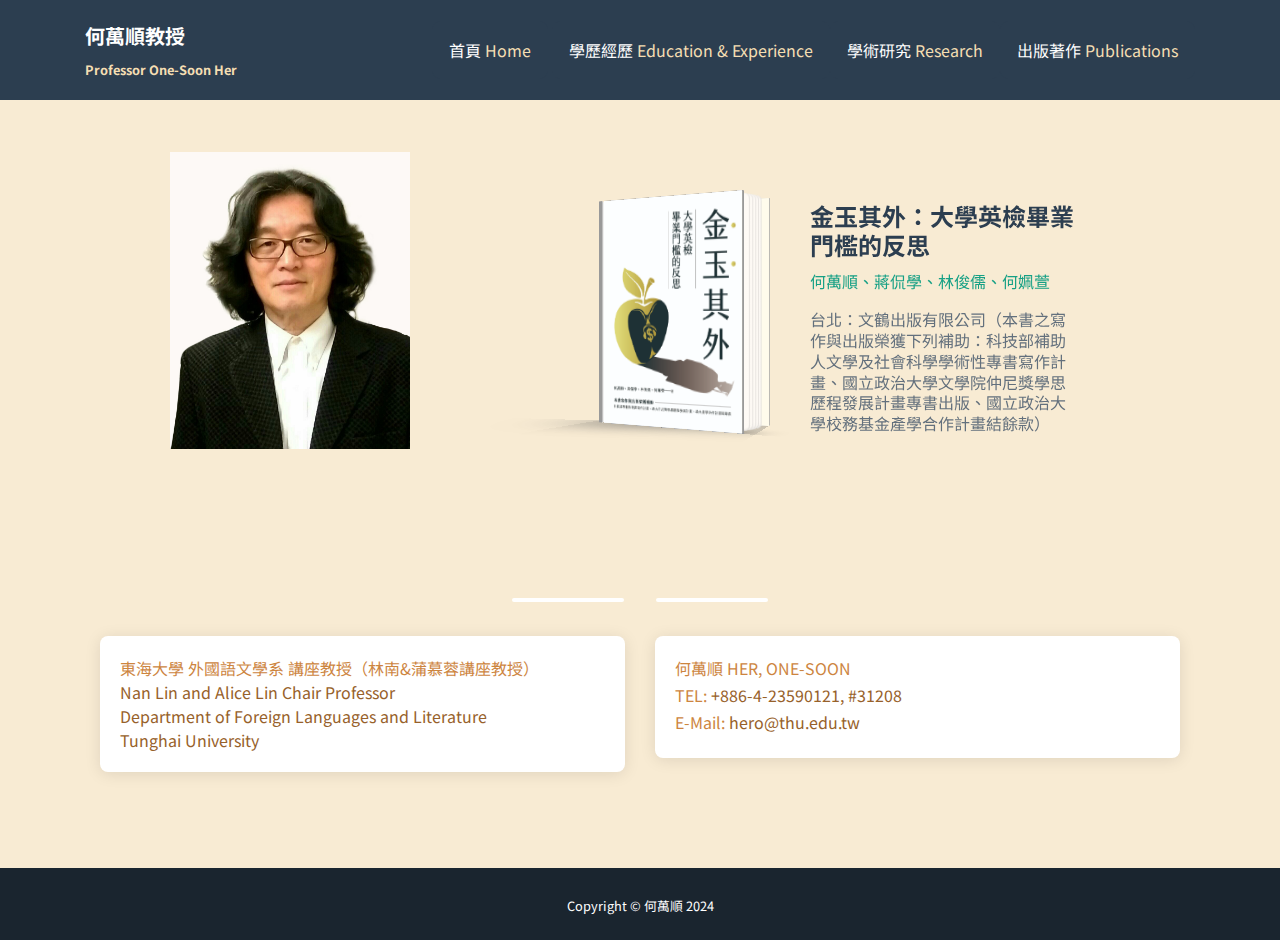
<file: index.html>
<!DOCTYPE html>
<html lang="cn">

<head>

    <meta charset="utf-8">
    <meta name="viewport" content="width=device-width, initial-scale=1, shrink-to-fit=no">
    <meta name="description" content="何萬順教授個人網頁">
    <meta name="author" content="何萬順">
    <!-- Global site tag (gtag.js) - Google Analytics -->
    <script async src="https://www.googletagmanager.com/gtag/js?id=UA-175821165-1"></script>
    <script>
        window.dataLayer = window.dataLayer || [];
        function gtag() { dataLayer.push(arguments); }
        gtag('js', new Date());

        gtag('config', 'UA-175821165-1');
    </script>

    <title>何萬順教授個人網頁</title>

    <!-- Custom fonts for this theme -->
    <link href="https://fonts.googleapis.com/css?family=Noto+Sans+TC" rel="stylesheet">

    <!-- Theme CSS -->
    <link href="css/main.css" rel="stylesheet">
    <link href="css/book.css" rel="stylesheet">

</head>

<body id="page-top">

    <!-- Navigation -->
    <nav class="navbar navbar-expand-lg bg-secondary fixed-top" id="mainNav">
        <div class="container">
            <div>
                <a class="navbar-brand js-scroll-trigger" href="index.html">何萬順教授</a>
                <a class="navbar-subBrand" href="index.html">Professor One-Soon Her</a>
            </div>

            <button
                class="navbar-toggler navbar-toggler-left text-uppercase font-weight-bold bg-primary text-black rounded"
                type="button" data-toggle="collapse" data-target="#navbarResponsive" aria-controls="navbarResponsive"
                aria-expanded="false" aria-label="Toggle navigation">
                <!-- Menu pic -->
                <img class="menuPic" src="img/menu.png" width="25" height="25" alt="Menu">
                <i class="fas fa-bars"></i>
            </button>
            <div class="collapse navbar-collapse" id="navbarResponsive">
                <ul class="navbar-nav ml-auto">
                    <!-- Home page -->
                    <li class="nav-item mx-0 mx-lg-1">
                        <a class="btn btn-secondary py-3 px-0 px-lg-3 rounded js-scroll-trigger" href="index.html">首頁
                            <span class="nav-barEn">Home</span>
                        </a>
                    </li>
                    <!-- Education & Experience -->
                    <li>
                        <a class="btn btn-secondary py-3 px-0 px-lg-3 rounded js-scroll-trigger"
                            href="experience.html">學歷經歷
                            <span class="nav-barEn">Education & Experience</span>
                        </a>
                    </li>
                    <!-- Research -->
                    <li>
                        <a class="btn btn-secondary py-3 px-0 px-lg-3 rounded js-scroll-trigger"
                            href="research.html">學術研究
                            <span class="nav-barEn">Research</span>
                        </a>
                    </li>

                    <!-- Publications -->
                    <li>
                        <a class="btn btn-secondary py-3 px-0 px-lg-3 rounded js-scroll-trigger"
                            href="publications.html">出版著作
                            <span class="nav-barEn">Publications</span>
                        </a>
                    </li>
                </ul>
            </div>
        </div>
    </nav>
    <!-- Masthead -->
    <header class="masthead bg-primary text-secondary text-center homePage">
        <div class="container d-flex align-items-center flex-column " id="main">
            <!-- 個人照片 -->

            <div class="mainArea">
                <div class="imgArea">
                    <img class="mb-0 pic-osh" src="img/osh-pic.jpg" alt="何萬順教授">
                </div>

                <div class="bookArea">
                    <div class="component">
                        <div class="align">
                            <!-- Book 1 -->
                            <figure class='book'>
                                <!-- Front -->
                                <ul class='hardcover_front'>
                                    <li>
                                        <img src="publication/D10-封面.jpeg" alt="" width="100%" height="100%">
                                    </li>
                                    <li></li>
                                </ul>
                                <!-- Pages -->
                                <ul class='page'>
                                    <li></li>
                                    <li>
                                        <a id="D10Download" class="btn" href="publication/D10-金玉其外：大學英檢畢業門檻的反思_保全版.pdf"
                                            download>Download</a>
                                    </li>
                                    <li></li>
                                    <li></li>
                                    <li></li>
                                </ul>
                                <!-- Back -->
                                <ul class='hardcover_back'>
                                    <li></li>
                                    <li></li>
                                </ul>
                                <ul class='book_spine'>
                                    <li></li>
                                    <li></li>
                                </ul>
                                <figcaption>
                                    <h1>金玉其外：大學英檢畢業門檻的反思</h1>
                                    <span>何萬順、蔣侃學、林俊儒、何姵萱</span>
                                    <p>台北：文鶴出版有限公司（本書之寫作與出版榮獲下列補助：科技部補助人文學及社會科學學術性專書寫作計畫、國立政治大學文學院仲尼獎學思歷程發展計畫專書出版、國立政治大學校務基金產學合作計畫結餘款）
                                    </p>
                                </figcaption>
                            </figure>
                        </div>
                    </div>
                </div>
            </div>

            <!-- Icon Divider -->
            <div class="divider-custom divider-light">
                <div class="divider-custom-line"></div>
                <div class="divider-custom-icon">
                    <i class="fas fa-star"></i>
                </div>
                <div class="divider-custom-line"></div>
            </div>

            <!-- 子標題 -->
            <div class="row">
                <div class="col-lg-6">
                    <div class="card text-left">
                        <div class="card-body">
                            <div class="card-title">
                                <!-- last checked 20210128 -->
                                <a class="card-title" href="http://cdn.thu.edu.tw/" target="_blank">東海大學</a>
                                <!-- last checked 20210128 -->
                                <a class="card-title" href="http://flld.thu.edu.tw/" target="_blank">外國語文學系</a>
                                <span class="card-title">講座教授（林南&蒲慕蓉講座教授）</span>
                            </div>
                            <div class="card-title-eg">
                                <p class="card-title-eg">Nan Lin and Alice Lin Chair Professor </p>
                                <!-- last checked 20210128 -->
                                <a class="card-title-eg" href="http://flld.thu.edu.tw/" target="_blank">Department of
                                    Foreign Languages and Literature</a>
                                <!-- last checked 20210128 -->
                                <a class="card-title-eg" href="http://cdn.thu.edu.tw/" target="_blank">Tunghai
                                    University</a>
                            </div>
                        </div>
                    </div>
                </div>
                <div class="col-lg-6">
                    <div class="card text-left">
                        <div class="card-body">
                            <p class="card-title">何萬順 HER, ONE-SOON</p>
                            <br>
                            <div class="card-title">TEL:</div>
                            <p class="card-title-eg"> +886-4-23590121, #31208</p>
                            <br>
                            <div class="card-title">E-Mail:</div>
                            <p class="card-title-eg"> hero@thu.edu.tw</p>
                        </div>
                    </div>
                </div>
            </div>

    </header>

    <!-- Copyright Section -->
    <section class="copyright py-4 text-center text-white">
        <div class="container">
            <small>Copyright &copy; 何萬順 2024</small>
        </div>
    </section>

    <!-- Scroll to Top Button (Only visible on small and extra-small screen sizes) -->
    <div class="scroll-to-top  position-fixed ">
        <a class="js-scroll-trigger d-block text-center text-white rounded" href="#page-top">
            <!-- up pic -->
            <img class="upPic" src="img/arrow-up.png" width="50" height="50" alt="Up">
        </a>
    </div>

    <!-- Bootstrap core JavaScript -->
    <script src="vendor/jquery/jquery.min.js"></script>
    <script src="vendor/bootstrap/js/bootstrap.bundle.min.js"></script>

    <!-- Plugin JavaScript -->
    <script src="vendor/jquery-easing/jquery.easing.min.js"></script>
    <script src="js/main.js"></script>

</body>
</html>
</file>
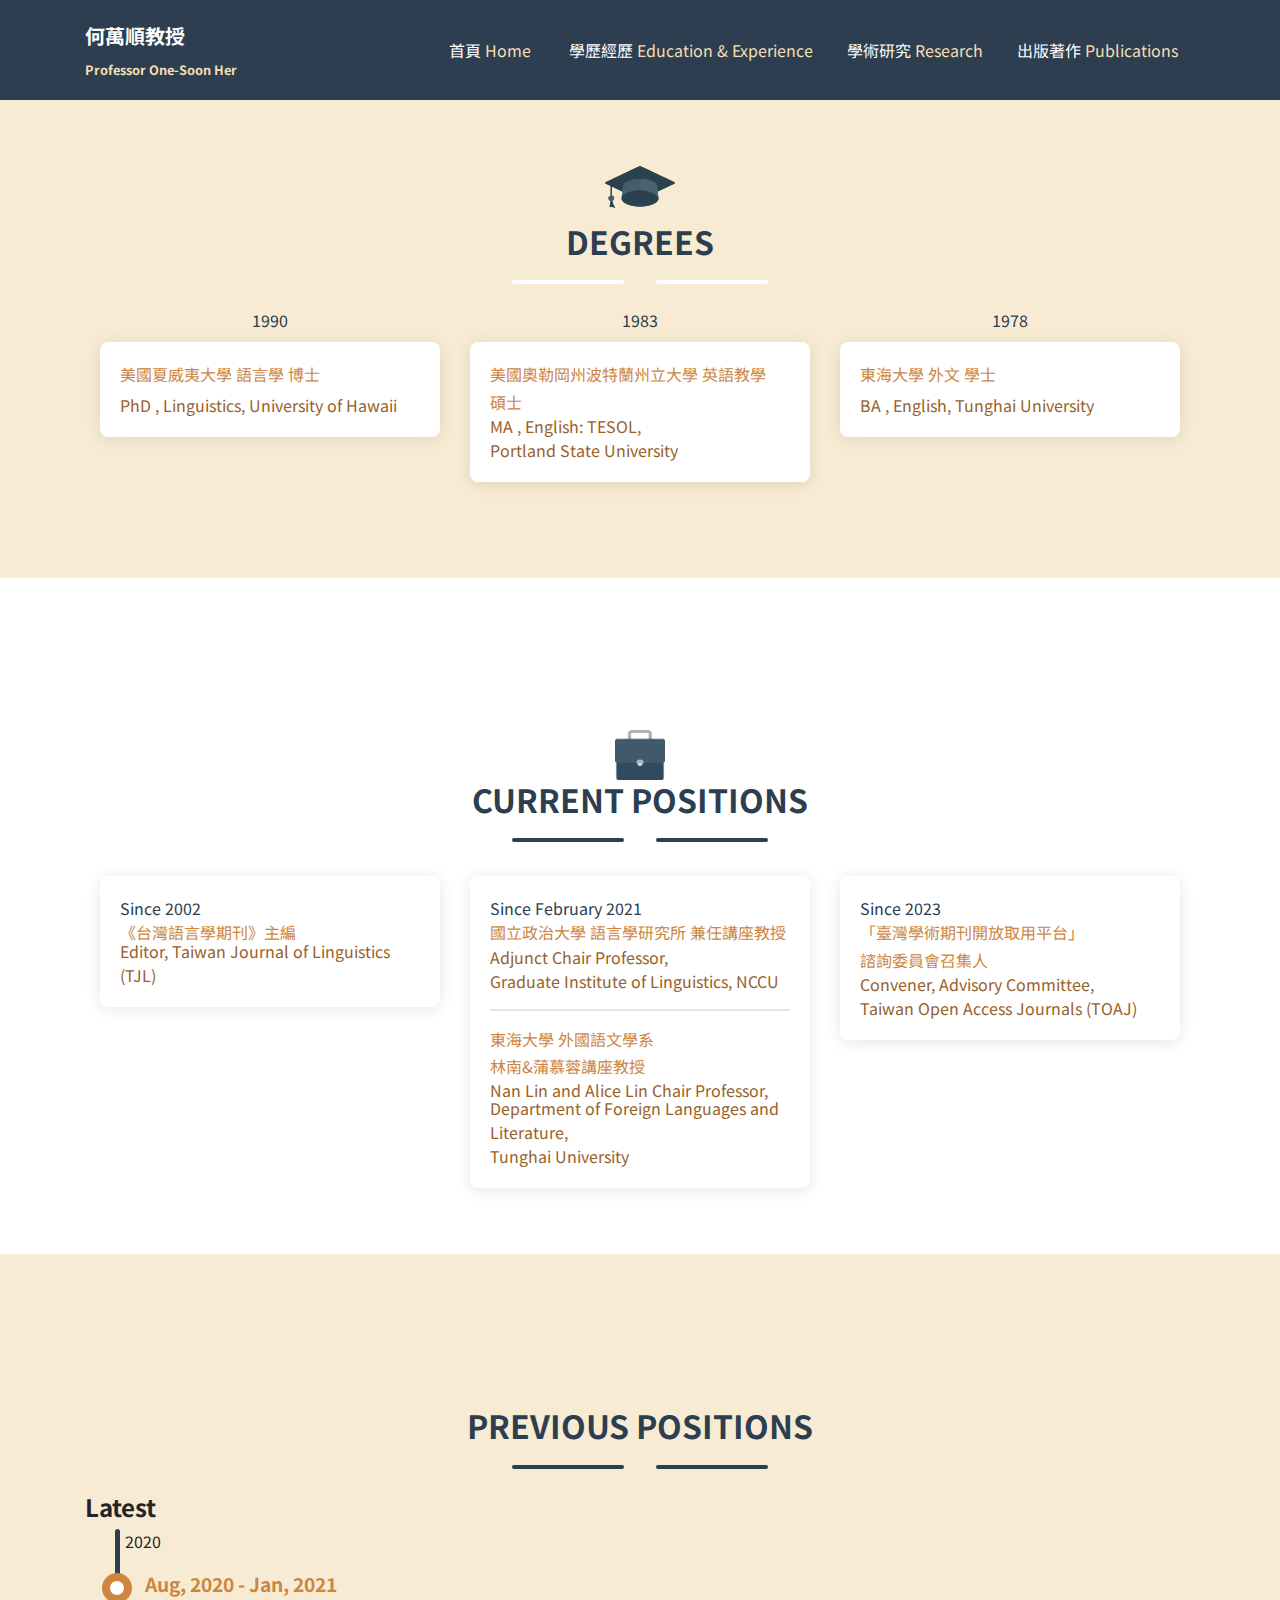
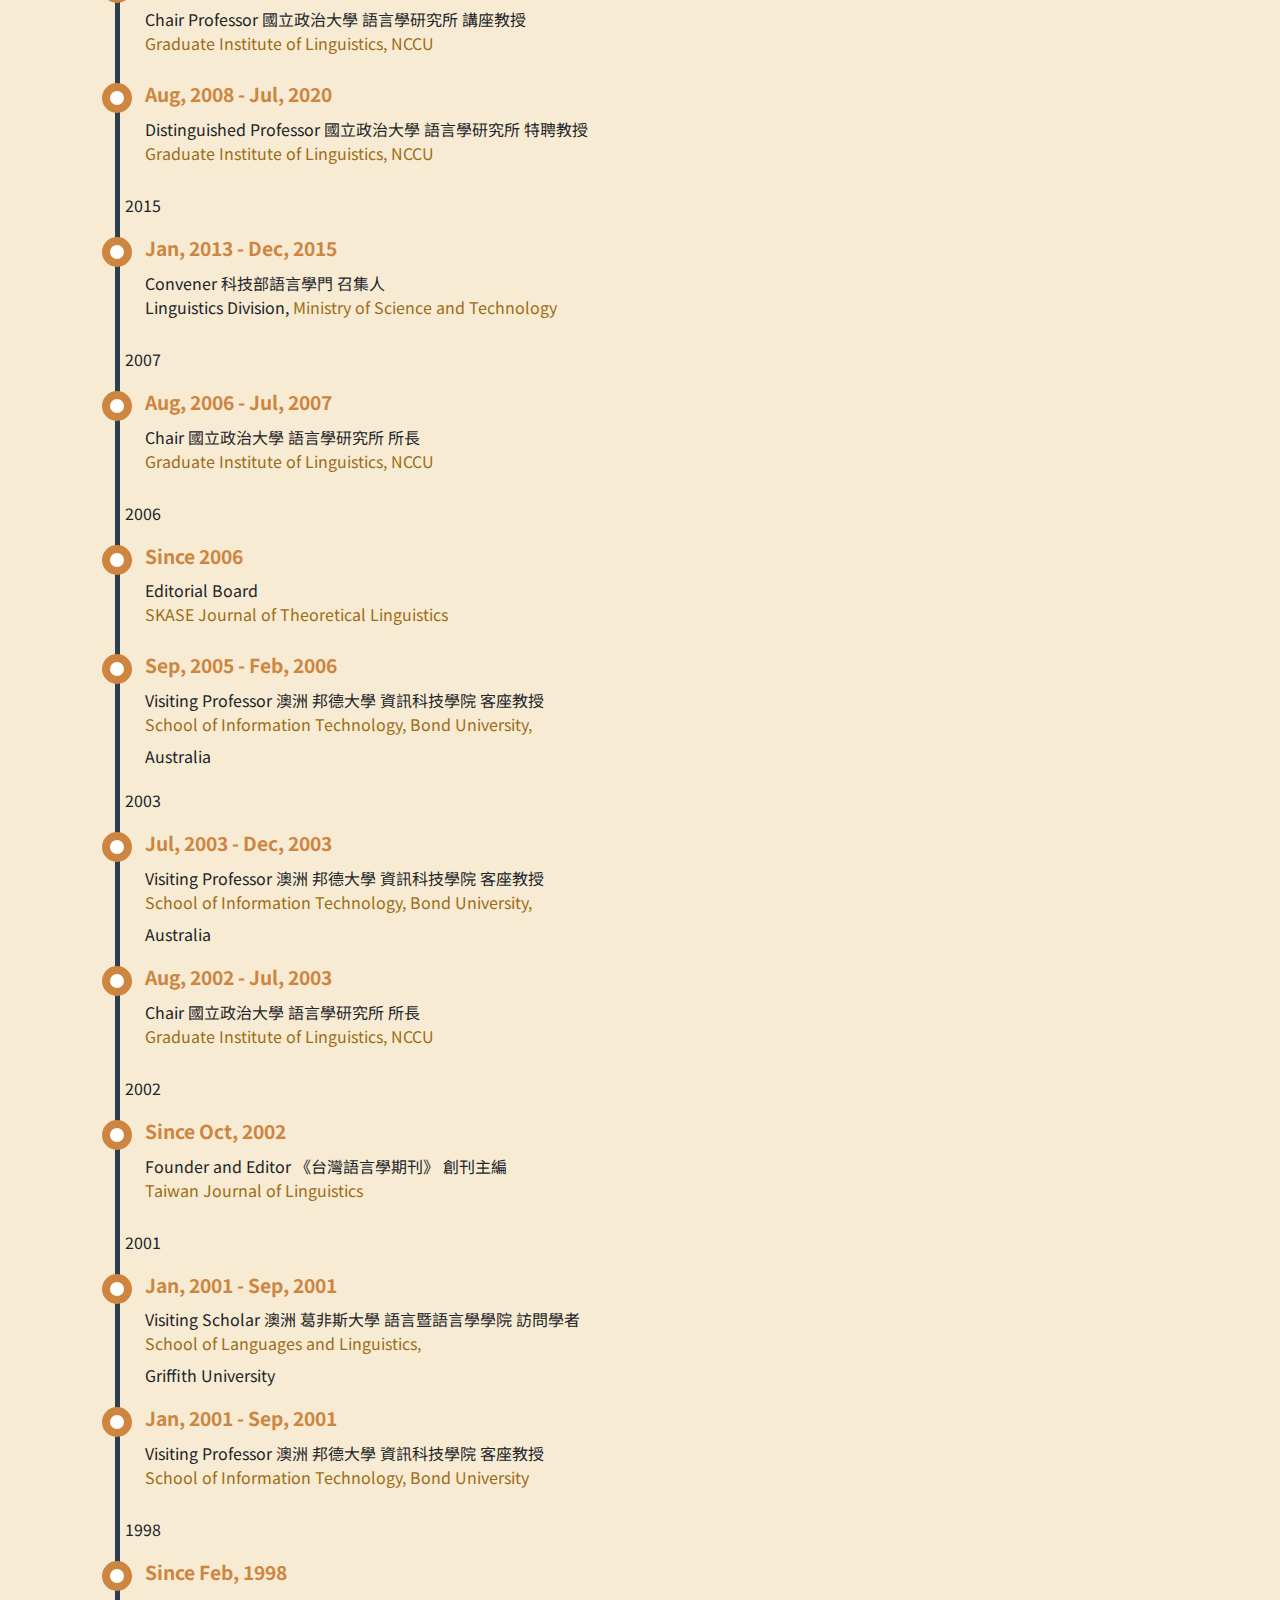
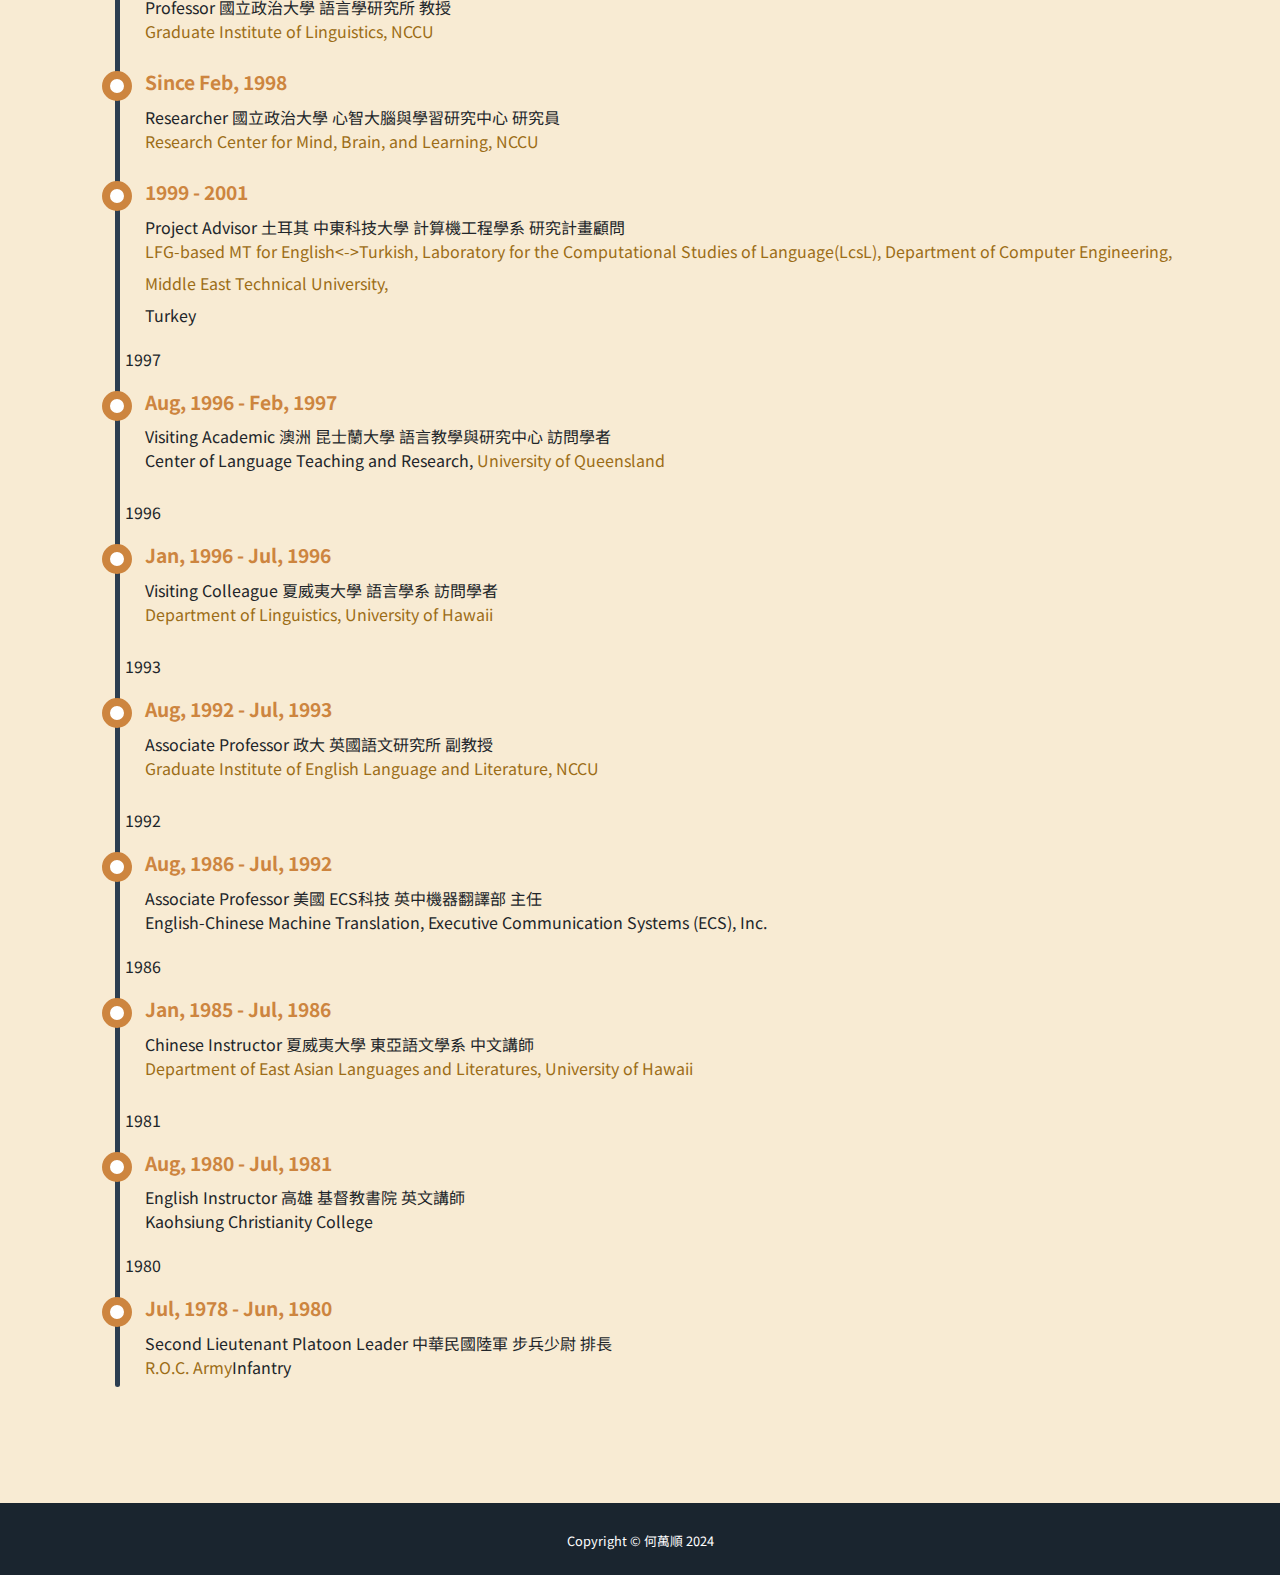
<file: experience.html>
<!DOCTYPE html>
<html lang="cn">

<head>
    <meta charset="utf-8" />
    <meta name="viewport" content="width=device-width, initial-scale=1, shrink-to-fit=no" />
    <meta name="description" content="何萬順教授個人網頁" />
    <meta name="author" content="何萬順" />
    <!-- Global site tag (gtag.js) - Google Analytics -->
    <script async src="https://www.googletagmanager.com/gtag/js?id=UA-175821165-1"></script>
    <script>
        window.dataLayer = window.dataLayer || [];
        function gtag() {
            dataLayer.push(arguments);
        }
        gtag("js", new Date());

        gtag("config", "UA-175821165-1");
    </script>

    <title>何萬順教授個人網頁</title>

    <!-- Custom fonts for this theme -->
    <link href="https://fonts.googleapis.com/css?family=Noto+Sans+TC" rel="stylesheet" />

    <!-- Theme CSS -->
    <link href="css/main.css" rel="stylesheet" />
</head>

<body id="page-top">
    <!-- Navigation -->
    <nav class="navbar navbar-expand-lg bg-secondary fixed-top" id="mainNav">
        <div class="container">
            <div>
                <a class="navbar-brand js-scroll-trigger" href="index.html">何萬順教授</a>
                <a class="navbar-subBrand" href="index.html">Professor One-Soon Her</a>
            </div>

            <button
                class="navbar-toggler navbar-toggler-left text-uppercase font-weight-bold bg-primary text-black rounded"
                type="button" data-toggle="collapse" data-target="#navbarResponsive" aria-controls="navbarResponsive"
                aria-expanded="false" aria-label="Toggle navigation">
                <!-- Menu pic -->
                <img class="menuPic" src="img/menu.png" width="25" height="25" alt="Menu" />
                <i class="fas fa-bars"></i>
            </button>
            <div class="collapse navbar-collapse" id="navbarResponsive">
                <ul class="navbar-nav ml-auto">
                    <!-- Home page -->
                    <li class="nav-item mx-0 mx-lg-1">
                        <a class="btn btn-secondary py-3 px-0 px-lg-3 rounded js-scroll-trigger" href="index.html">首頁
                            <span class="nav-barEn">Home</span>
                        </a>
                    </li>
                    <!-- Education & Experience -->
                    <li>
                        <a class="btn btn-secondary py-3 px-0 px-lg-3 rounded js-scroll-trigger"
                            href="experience.html">學歷經歷
                            <span class="nav-barEn">Education & Experience</span>
                        </a>
                    </li>
                    <!-- Research -->
                    <li>
                        <a class="btn btn-secondary py-3 px-0 px-lg-3 rounded js-scroll-trigger"
                            href="research.html">學術研究
                            <span class="nav-barEn">Research</span>
                        </a>
                    </li>

                    <!-- Publications -->
                    <li>
                        <a class="btn btn-secondary py-3 px-0 px-lg-3 rounded js-scroll-trigger"
                            href="publications.html">出版著作
                            <span class="nav-barEn">Publications</span>
                        </a>
                    </li>
                </ul>
            </div>
        </div>
    </nav>

    <!-- Degrees -->
    <header class="masthead bg-primary text-secondary text-center">
        <div class="container d-flex flex-column" id="main">
            <!-- Degree Icon  -->
            <div>
                <img class="pic" src="img/degrees.png" width="70" height="70" alt="" />
                <!-- Degree Title  -->
                <h2 class="page-section-heading text-center text-uppercase text-secondary mb-0">
                    degrees
                </h2>
            </div>

            <!-- Icon Divider -->
            <div class="divider-custom divider-light">
                <div class="divider-custom-line"></div>
                <div class="divider-custom-icon">
                    <i class="fas fa-star"></i>
                </div>
                <div class="divider-custom-line"></div>
            </div>

            <!-- Grid Items -->
            <div class="row">
                <!-- 美國夏威夷大學語言學 博士 -->
                <div class="col-lg-4">
                    1990
                    <div class="card text-left">
                        <div class="card-body">
                            <div class="card-title">
                                <!-- last checked 20190710 -->
                                <a class="card-title" href="https://www.hawaii.edu/" target="_blank">美國夏威夷大學</a>
                                <!-- last checked 20190710 -->
                                <a class="card-title" href="http://ling.hawaii.edu/" target="_blank">語言學</a>
                                <span class="card-title">博士</span>
                            </div>
                            <div class="card-title-eg">
                                <p class="card-title-eg">PhD</p>
                                ,
                                <!-- last checked 20190710 -->
                                <a class="card-title-eg" href="http://ling.hawaii.edu/" target="_blank">Linguistics</a>,
                                <!-- last checked 20190710 -->
                                <a class="card-title-eg" href="https://www.hawaii.edu/" target="_blank">
                                    University of Hawaii</a>
                            </div>
                        </div>
                    </div>
                </div>

                <!-- 美國奧勒岡州波特蘭州立大學 碩士 -->
                <div class="col-lg-4">
                    1983
                    <div class="card text-left">
                        <div class="card-body">
                            <div class="card-title">
                                <!-- last checked 20190710 -->
                                <a class="card-title" href="https://www.pdx.edu/" target="_blank">美國奧勒岡州波特蘭州立大學</a>
                                <!-- last checked 2019071s0 -->
                                <a class="card-title" href="https://www.pdx.edu/linguistics/" target="_blank">英語教學</a>
                                <span class="card-title">碩士</span>
                            </div>
                            <div class="card-title-eg">
                                <p class="card-title-eg">MA</p>
                                ,
                                <!-- ERROR!!last checked 20190710 -->
                                <a class="card-title-eg" href="https://www.pdx.edu/linguistics/" target="_blank">
                                    English: TESOL</a>,
                                <!-- last checked 20190710 -->
                                <a class="card-title-eg" href="https://www.pdx.edu/" target="_blank">
                                    Portland State University</a>
                            </div>
                        </div>
                    </div>
                </div>
                <!-- 東海大學英語 學士 -->
                <div class="col-lg-4">
                    1978
                    <div class="card text-left">
                        <div class="card-body">
                            <div class="card-title">
                                <!-- last checked 20190710 -->
                                <a class="card-title" href="https://www.thu.edu.tw/" target="_blank">東海大學</a>
                                <!-- last checked 2019071s0 -->
                                <a class="card-title" href="http://flld.thu.edu.tw/" target="_blank">外文</a>
                                <span class="card-title">學士</span>
                            </div>
                            <div class="card-title-eg">
                                <p class="card-title-eg">BA</p>
                                ,
                                <!-- ERROR!!last checked 20190710 -->
                                <a class="card-title-eg" href=" http://flld.thu.edu.tw/" target="_blank">
                                    English</a>,
                                <!-- last checked 20190710 -->
                                <a class="card-title-eg" href="https://www.thu.edu.tw/" target="_blank">
                                    Tunghai University</a>
                            </div>
                        </div>
                    </div>
                </div>
            </div>
        </div>
    </header>

    <!-- Current Positions -->
    <section class="masthead about text-center text-secondary" id="current">
        <div class="container d-flex align-items-center flex-column">
            <!-- Current Positions Icon  -->
            <div>
                <img class="pic" src="img/office.png" width="50" height="50" alt="office" />
                <!-- Current Positions Title  -->
                <h2 class="text-center text-uppercase text-secondary mb-0">
                    Current Positions
                </h2>
            </div>

            <!-- Icon Divider -->
            <div class="divider-custom">
                <div class="divider-custom-line"></div>
                <div class="divider-custom-icon">
                    <i class="fas fa-star"></i>
                </div>
                <div class="divider-custom-line"></div>
            </div>

            <!-- Grid Items -->
            <div class="row">
                <div class="col-lg-4">
                    <div class="card text-left">
                        <div class="card-body">
                            <p>Since 2002</p>
                            <div class="card-title">
                                <!-- last checked 20220616 -->
                                <a class="card-title" href="http://tjl.nccu.edu.tw/main/editors/tw"
                                    target="_blank">《台灣語言學期刊》主編</a>
                            </div>
                            <div class="card-title-eg">
                                <a class="card-title-eg" href="http://tjl.nccu.edu.tw/main/editors/en"
                                    target="_blank">Editor, Taiwan Journal of Linguistics (TJL)
                                </a>
                                <!-- last checked 20020616 -->
                            </div>
                        </div>
                    </div>
                </div>
                <div class="col-lg-4">
                    <div class="card text-left">
                        <div class="card-body">
                            <p>Since February 2021</p>
                            <div class="card-title">
                                <!-- last checked 20210128 -->
                                <a class="card-title" href="https://www.nccu.edu.tw/app/home.php"
                                    target="_blank">國立政治大學</a>
                                <!-- last checked 20210128 -->
                                <a class="card-title" href="https://ling.nccu.edu.tw/main.php"
                                    target="_blank">語言學研究所</a>
                                <span class="card-title">兼任講座教授</span>
                            </div>
                            <div class="card-title-eg">
                                <p class="card-title-eg">Adjunct Chair Professor,</p>
                                <!-- last checked 20210128 -->
                                <a class="card-title-eg" href="https://ling.nccu.edu.tw/main.php"
                                    target="_blank">Graduate Institute of Linguistics,</a>
                                <!-- last checked 20210128 -->
                                <a class="card-title-eg" href="https://www.nccu.edu.tw/app/home.php"
                                    target="_blank">NCCU</a>
                            </div>
                            <hr>
                            <div class="card-title">
                                <!-- last checked 20230105 -->
                                <a class="card-title" href="https://www.thu.edu.tw/"
                                    target="_blank">東海大學</a>
                                <!-- last checked 20230105 -->
                                <a class="card-title" href="http://flld.thu.edu.tw/"
                                    target="_blank">外國語文學系</a>
                                <span class="card-title">林南&蒲慕蓉講座教授</span>
                            </div>
                            <div class="card-title-eg">
                                <p class="card-title-eg">Nan Lin and Alice Lin Chair Professor,</p>
                                <!-- last checked 20230105 -->
                                <a class="card-title-eg" href="http://flld.thu.edu.tw/"
                                    target="_blank">Department of Foreign Languages and Literature,</a>
                                <!-- last checked 20230105 -->
                                <a class="card-title-eg" href="https://www.thu.edu.tw/"
                                    target="_blank">Tunghai University</a>
                            </div>
                        </div>
                    </div>
                </div>
                <div class="col-lg-4">
                    <div class="card text-left">
                        <div class="card-body">
                            <p>Since 2023</p>
                            <div class="card-title">
                                <!-- last checked 20210128 -->
                                <a class="card-title" href="https://toaj.stpi.narl.org.tw/"
                                    target="_blank">「臺灣學術期刊開放取用平台」</a>
                                <span class="card-title">諮詢委員會召集人</span>
                            </div>
                            <div class="card-title-eg">
                                <p class="card-title-eg">Convener, Advisory Committee,</p>
                                <!-- last checked 20210128 -->
                                <a class="card-title-eg" href="https://toaj.stpi.narl.org.tw/"
                                    target="_blank">Taiwan Open Access Journals (TOAJ)</a>
                            </div>
                        </div>
                    </div>
                </div>
            </div>
        </div>
    </section>

    <!-- Previous Positions Section -->
    <section class="masthead bg-primary">
        <div class="container" id="previous">
            <!-- Contact Section Heading -->
            <h2 class="page-section-heading text-center text-uppercase text-secondary mb-0">
                Previous Positions
            </h2>

            <!-- Icon Divider -->
            <div class="divider-custom">
                <div class="divider-custom-line"></div>
                <div class="divider-custom-icon">
                    <i class="fas fa-star"></i>
                </div>
                <div class="divider-custom-line"></div>
            </div>

            <!-- Previous Positions Section -->
            <!--timeline-->
            <h4>Latest</h4>
            <ul class="timeline">
                2020
                <li id="2020">
                    <span class="timeline-title">Aug, 2020 - Jan, 2021</span>
                    <p>Chair Professor 國立政治大學 語言學研究所 講座教授</p>
                    <a class="timeline-link" target="_blank" href="https://ling.nccu.edu.tw/main.php">Graduate Institute
                        of Linguistics,</a>
                    <a class="timeline-link" target="_blank" href="https://www.nccu.edu.tw/app/home.php">NCCU</a>
                </li>
                <li>
                    <span class="timeline-title">Aug, 2008 - Jul, 2020</span>
                    <p>Distinguished Professor 國立政治大學 語言學研究所 特聘教授</p>
                    <a class="timeline-link" target="_blank" href="https://ling.nccu.edu.tw/main.php">Graduate Institute
                        of Linguistics,</a>
                    <a class="timeline-link" target="_blank" href="https://www.nccu.edu.tw/app/home.php">NCCU</a>
                </li>
                2015
                <li id="2015">
                    <span class="timeline-title">Jan, 2013 - Dec, 2015</span>
                    <p>Convener 科技部語言學門 召集人</p>
                    Linguistics Division,
                    <a class="timeline-link" target="_blank" href="https://www.most.gov.tw/">Ministry of Science and
                        Technology</a>
                </li>
                2007
                <li id="2007">
                    <span class="timeline-title">Aug, 2006 - Jul, 2007</span>
                    <p>Chair 國立政治大學 語言學研究所 所長</p>
                    <a class="timeline-link" target="_blank" href="https://ling.nccu.edu.tw/main.php">Graduate Institute
                        of Linguistics,</a>
                    <a class="timeline-link" target="_blank" href="https://www.nccu.edu.tw/app/home.php">NCCU</a>
                </li>
                2006
                <li id="2006">
                    <span class="timeline-title">Since 2006</span>
                    <p>Editorial Board</p>
                    <a class="timeline-link" target="_blank" href="http://www.skase.sk/jtl.html">SKASE Journal of
                        Theoretical Linguistics</a>
                </li>
                <li>
                    <span class="timeline-title">Sep, 2005 - Feb, 2006</span>
                    <p>Visiting Professor 澳洲 邦德大學 資訊科技學院 客座教授</p>
                    <a class="timeline-link" target="_blank" href="http://www.bond.edu.au/">School of Information
                        Technology,</a>
                    <a class="timeline-link" target="_blank" href="http://www.bond.edu.au/">Bond University,</a>
                    <p>Australia</p>
                </li>
                2003
                <li id="2003">
                    <span class="timeline-title">Jul, 2003 - Dec, 2003</span>
                    <p>Visiting Professor 澳洲 邦德大學 資訊科技學院 客座教授</p>
                    <a class="timeline-link" target="_blank" href="http://www.bond.edu.au/">School of Information
                        Technology,</a>
                    <a class="timeline-link" target="_blank" href="http://www.bond.edu.au/">Bond University,</a>
                    <p>Australia</p>
                </li>
                <li>
                    <span class="timeline-title">Aug, 2002 - Jul, 2003</span>
                    <p>Chair 國立政治大學 語言學研究所 所長</p>
                    <a class="timeline-link" target="_blank" href="https://ling.nccu.edu.tw/main.php">Graduate Institute
                        of Linguistics,</a>
                    <a class="timeline-link" target="_blank" href="https://www.nccu.edu.tw/app/home.php">NCCU</a>
                </li>
                2002
                <li id="2002">
                    <span class="timeline-title">Since Oct, 2002</span>
                    <p>Founder and Editor 《台灣語言學期刊》 創刊主編</p>
                    <a class="timeline-link" target="_blank" href="http://tjl.nccu.edu.tw/main/volumes/tw">Taiwan
                        Journal of Linguistics</a>
                </li>
                2001
                <li id="2001">
                    <span class="timeline-title">Jan, 2001 - Sep, 2001</span>
                    <p>Visiting Scholar 澳洲 葛非斯大學 語言暨語言學學院 訪問學者</p>
                    <a class="timeline-link" target="_blank" href="https://www.griffith.edu.au/">School of Languages and
                        Linguistics,</a>
                    <p>Griffith University</p>
                </li>
                <li>
                    <span class="timeline-title">Jan, 2001 - Sep, 2001</span>
                    <p>Visiting Professor 澳洲 邦德大學 資訊科技學院 客座教授</p>
                    <a class="timeline-link" target="_blank" href="http://www.bond.edu.au/">School of Information
                        Technology,</a>
                    <a class="timeline-link" target="_blank" href="http://www.bond.edu.au/">Bond University</a>
                </li>
                1998
                <li id="1998">
                    <span class="timeline-title">Since Feb, 1998</span>
                    <p>Professor 國立政治大學 語言學研究所 教授</p>
                    <a class="timeline-link" target="_blank" href="https://ling.nccu.edu.tw/main.php">Graduate Institute
                        of Linguistics,</a>
                    <a class="timeline-link" target="_blank" href="https://www.nccu.edu.tw/app/home.php">NCCU</a>
                </li>
                <li>
                    <span class="timeline-title">Since Feb, 1998</span>
                    <p>Researcher 國立政治大學 心智大腦與學習研究中心 研究員</p>
                    <a class="timeline-link" target="_blank" href="http://rcmbl.nccu.edu.tw/index.php?lang=zh">Research
                        Center for Mind, Brain, and Learning,</a>
                    <a class="timeline-link" target="_blank" href="https://www.nccu.edu.tw/app/home.php">NCCU</a>
                </li>
                <li>
                    <span class="timeline-title">1999 - 2001</span>
                    <p>
                        Project Advisor 土耳其 中東科技大學 計算機工程學系 研究計畫顧問
                    </p>
                    <a class="timeline-link" target="_blank" href="http://www.lcsl.metu.edu.tr/">LFG-based MT for
                        English<->Turkish,</a>
                    <a class="timeline-link" target="_blank" href="http://www.lcsl.metu.edu.tr/">Laboratory for the
                        Computational Studies of Language(LcsL),</a>
                    <a class="timeline-link" target="_blank" href="http://ceng.metu.edu.tr/">Department of Computer
                        Engineering,
                    </a>
                    <a class="timeline-link" target="_blank" href="https://www.metu.edu.tr/">Middle East Technical
                        University,</a>
                    <p>Turkey</p>
                </li>
                1997
                <li id="1997">
                    <span class="timeline-title">Aug, 1996 - Feb, 1997</span>
                    <p>Visiting Academic 澳洲 昆士蘭大學 語言教學與研究中心 訪問學者</p>
                    Center of Language Teaching and Research,
                    <a class="timeline-link" target="_blank" href="https://www.uq.edu.au/">University of Queensland</a>
                </li>
                1996
                <li id="1996">
                    <span class="timeline-title">Jan, 1996 - Jul, 1996</span>
                    <p>Visiting Colleague 夏威夷大學 語言學系 訪問學者</p>
                    <a class="timeline-link" target="_blank" href="http://ling.hawaii.edu/">Department of
                        Linguistics,</a>
                    <a class="timeline-link" target="_blank" href="https://www.hawaii.edu/">University of Hawaii</a>
                </li>
                1993
                <li id="1993">
                    <span class="timeline-title">Aug, 1992 - Jul, 1993</span>
                    <p>Associate Professor 政大 英國語文研究所 副教授</p>
                    <a class="timeline-link" target="_blank" href="https://english.nccu.edu.tw/main.php">Graduate
                        Institute of English Language and Literature,</a>
                    <a class="timeline-link" target="_blank" href="https://www.nccu.edu.tw/app/home.php">NCCU</a>
                </li>
                1992
                <li id="1992">
                    <span class="timeline-title">Aug, 1986 - Jul, 1992</span>
                    <p>Associate Professor 美國 ECS科技 英中機器翻譯部 主任</p>
                    English-Chinese Machine Translation, Executive Communication Systems
                    (ECS), Inc.
                </li>
                1986
                <li id="1986">
                    <span class="timeline-title">Jan, 1985 - Jul, 1986</span>
                    <p>Chinese Instructor 夏威夷大學 東亞語文學系 中文講師</p>
                    <a class="timeline-link" target="_blank" href="https://www.hawaii.edu/eall/">Department of East
                        Asian Languages and Literatures,</a>
                    <a class="timeline-link" target="_blank" href="https://www.hawaii.edu/">University of Hawaii</a>
                </li>
                1981
                <li id="1981">
                    <span class="timeline-title">Aug, 1980 - Jul, 1981</span>
                    <p>English Instructor 高雄 基督教書院 英文講師</p>
                    Kaohsiung Christianity College
                </li>
                1980
                <li id="1980">
                    <span class="timeline-title">Jul, 1978 - Jun, 1980</span>
                    <p>Second Lieutenant Platoon Leader 中華民國陸軍 步兵少尉 排長</p>
                    <a class="timeline-link" target="_blank" href="https://www.hawaii.edu/eall/">R.O.C. Army
                    </a>Infantry
                </li>
            </ul>
        </div>
    </section>

    <!-- Copyright Section -->
    <section class="copyright py-4 text-center text-white">
        <div class="container">
            <small>Copyright &copy; 何萬順 2024</small>
        </div>
    </section>

    <!-- Scroll to Top Button (Only visible on small and extra-small screen sizes) -->
    <div class="scroll-to-top position-fixed">
        <a class="js-scroll-trigger d-block text-center text-white rounded" href="#page-top">
            <!-- up pic -->
            <img class="upPic" src="img/arrow-up.png" width="50" height="50" alt="Up" />
        </a>
    </div>

    <!-- Bootstrap core JavaScript -->
    <script src="vendor/jquery/jquery.min.js"></script>
    <script src="vendor/bootstrap/js/bootstrap.bundle.min.js"></script>

    <!-- Plugin JavaScript -->
    <script src="vendor/jquery-easing/jquery.easing.min.js"></script>
    <script src="js/main.js"></script>
</body>

</html>
</file>
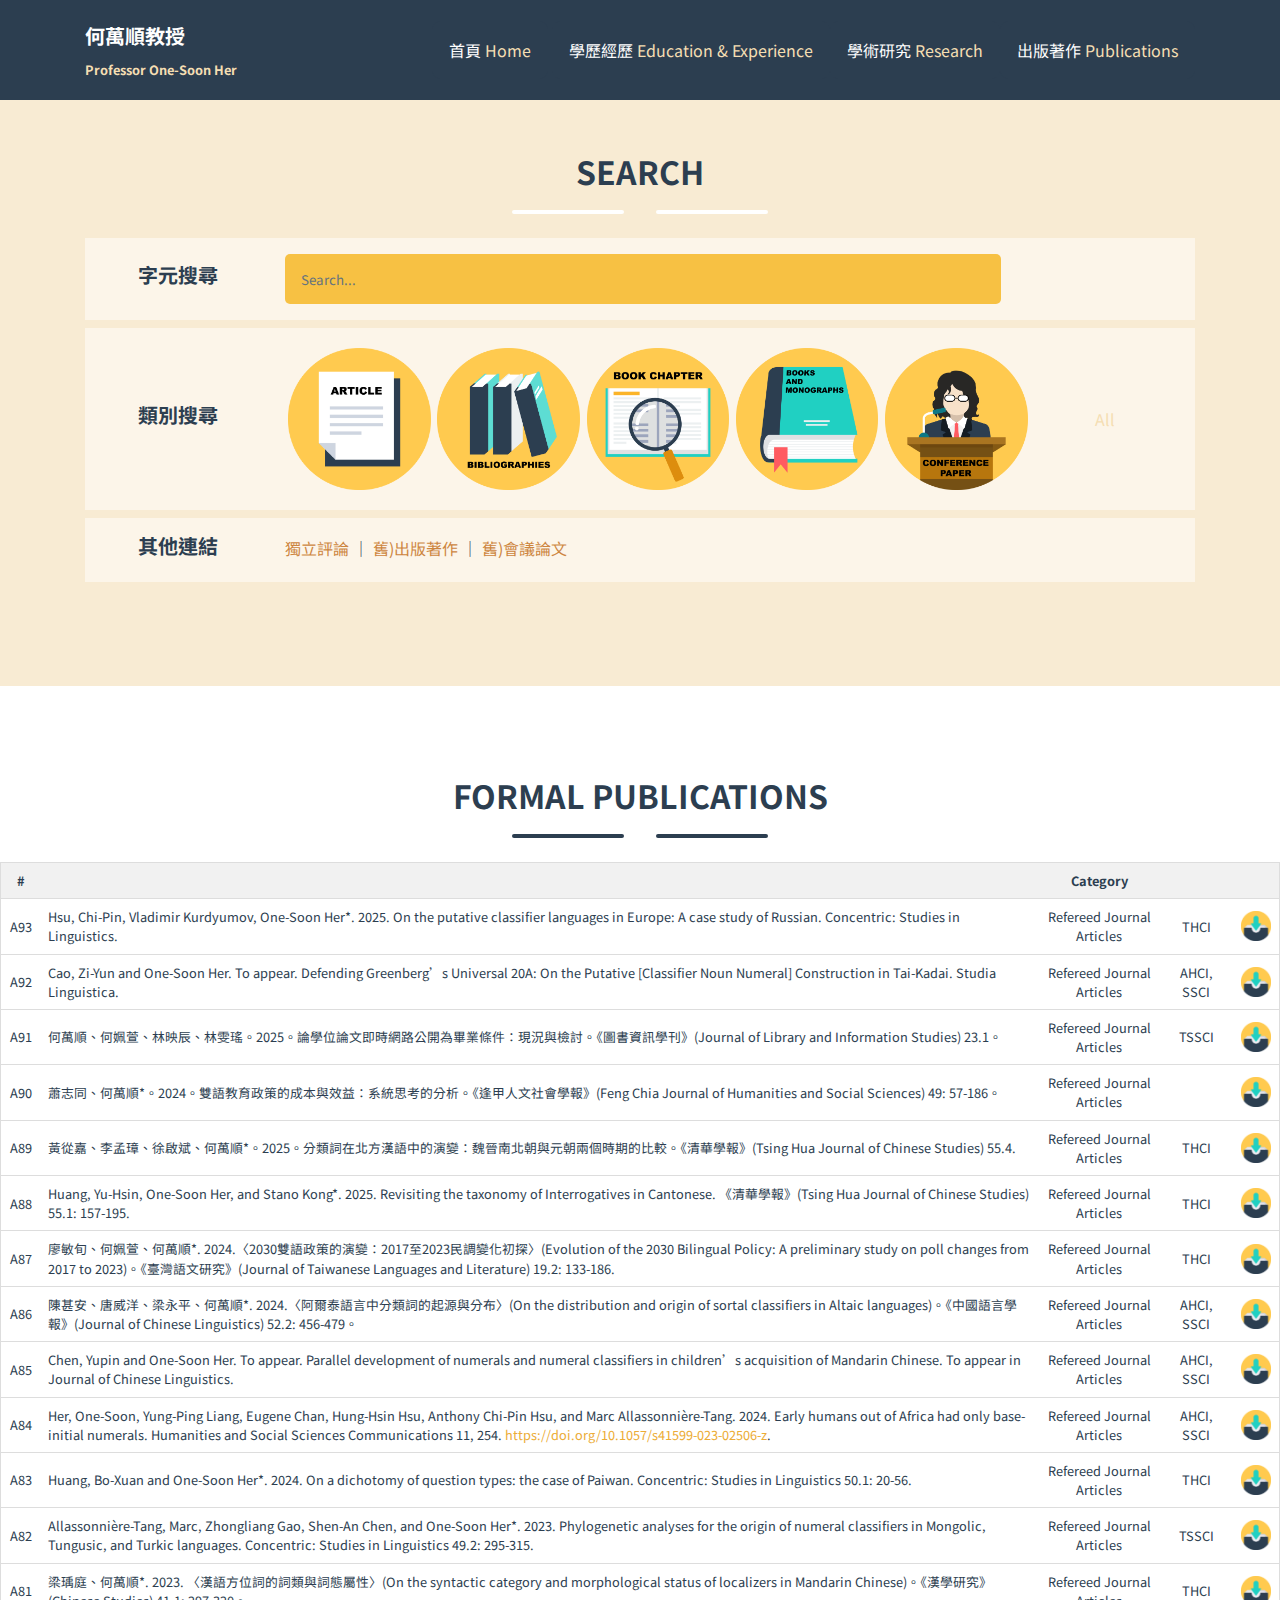
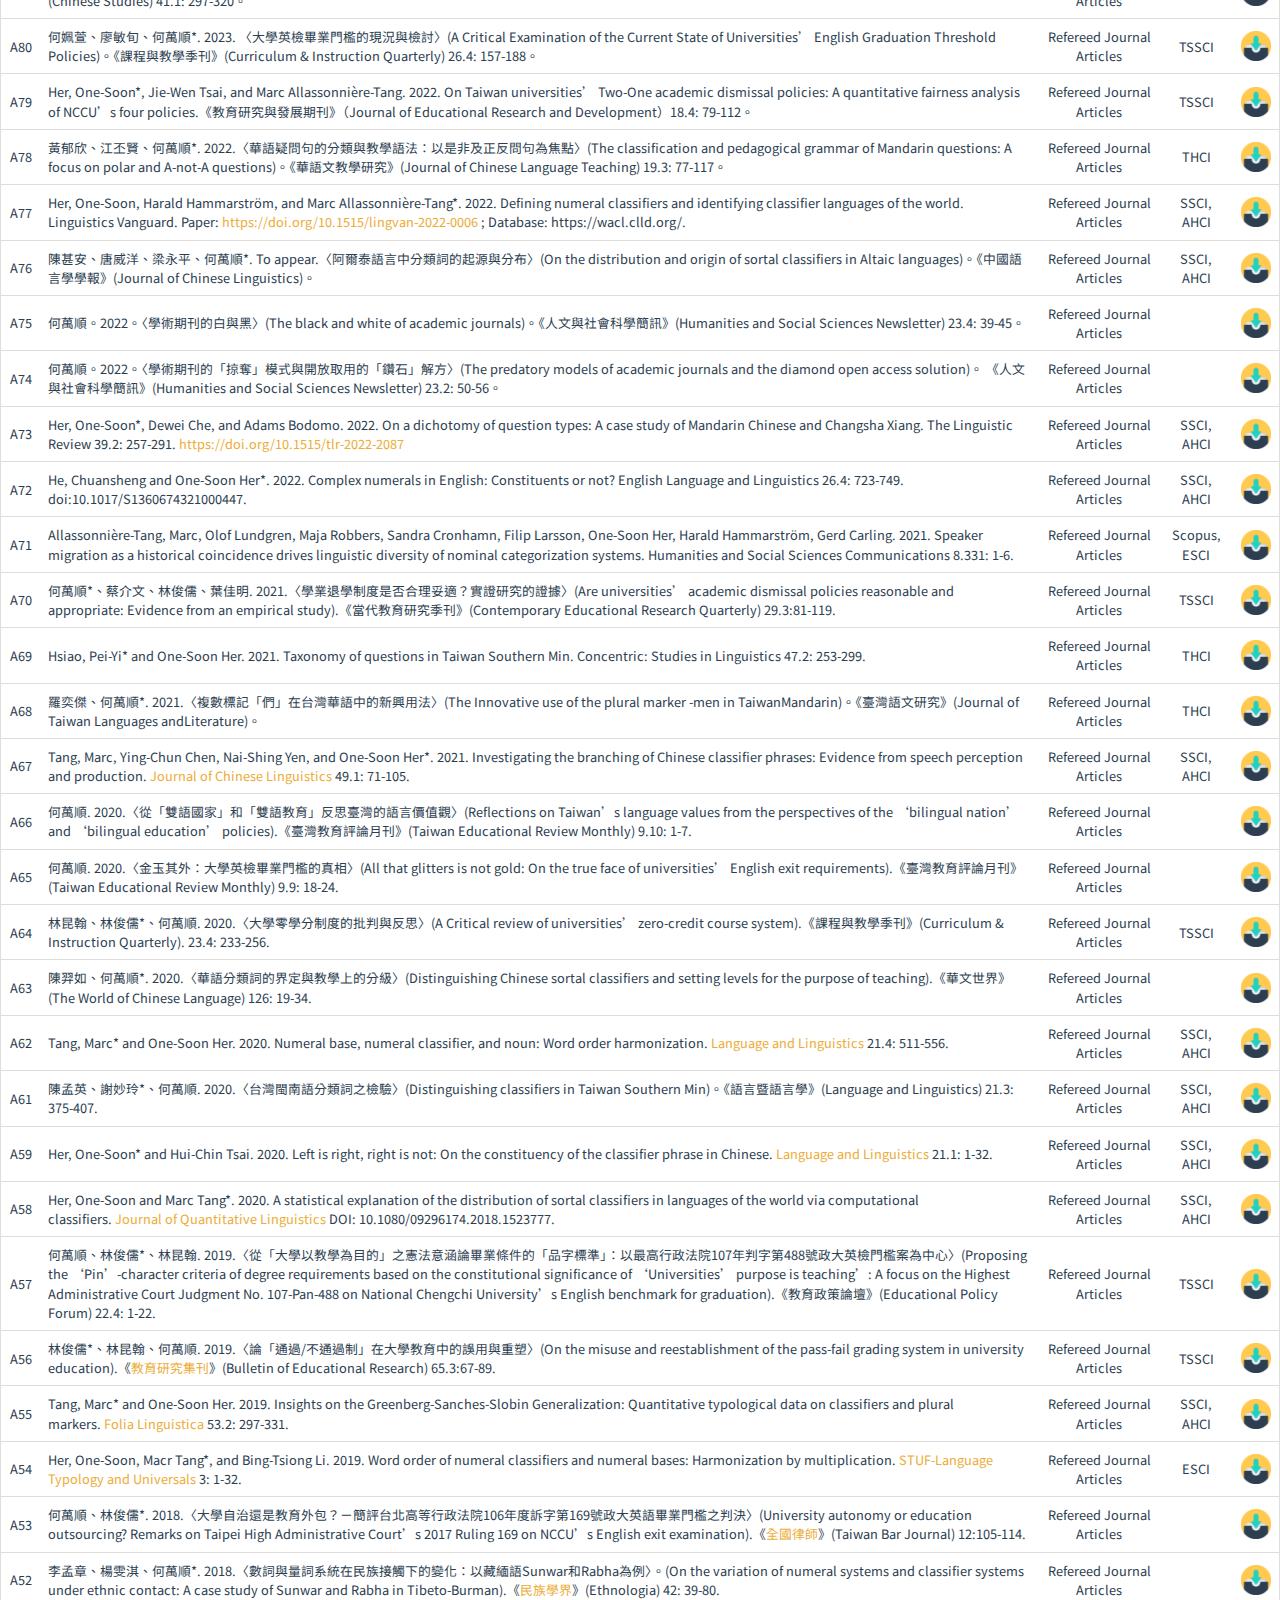
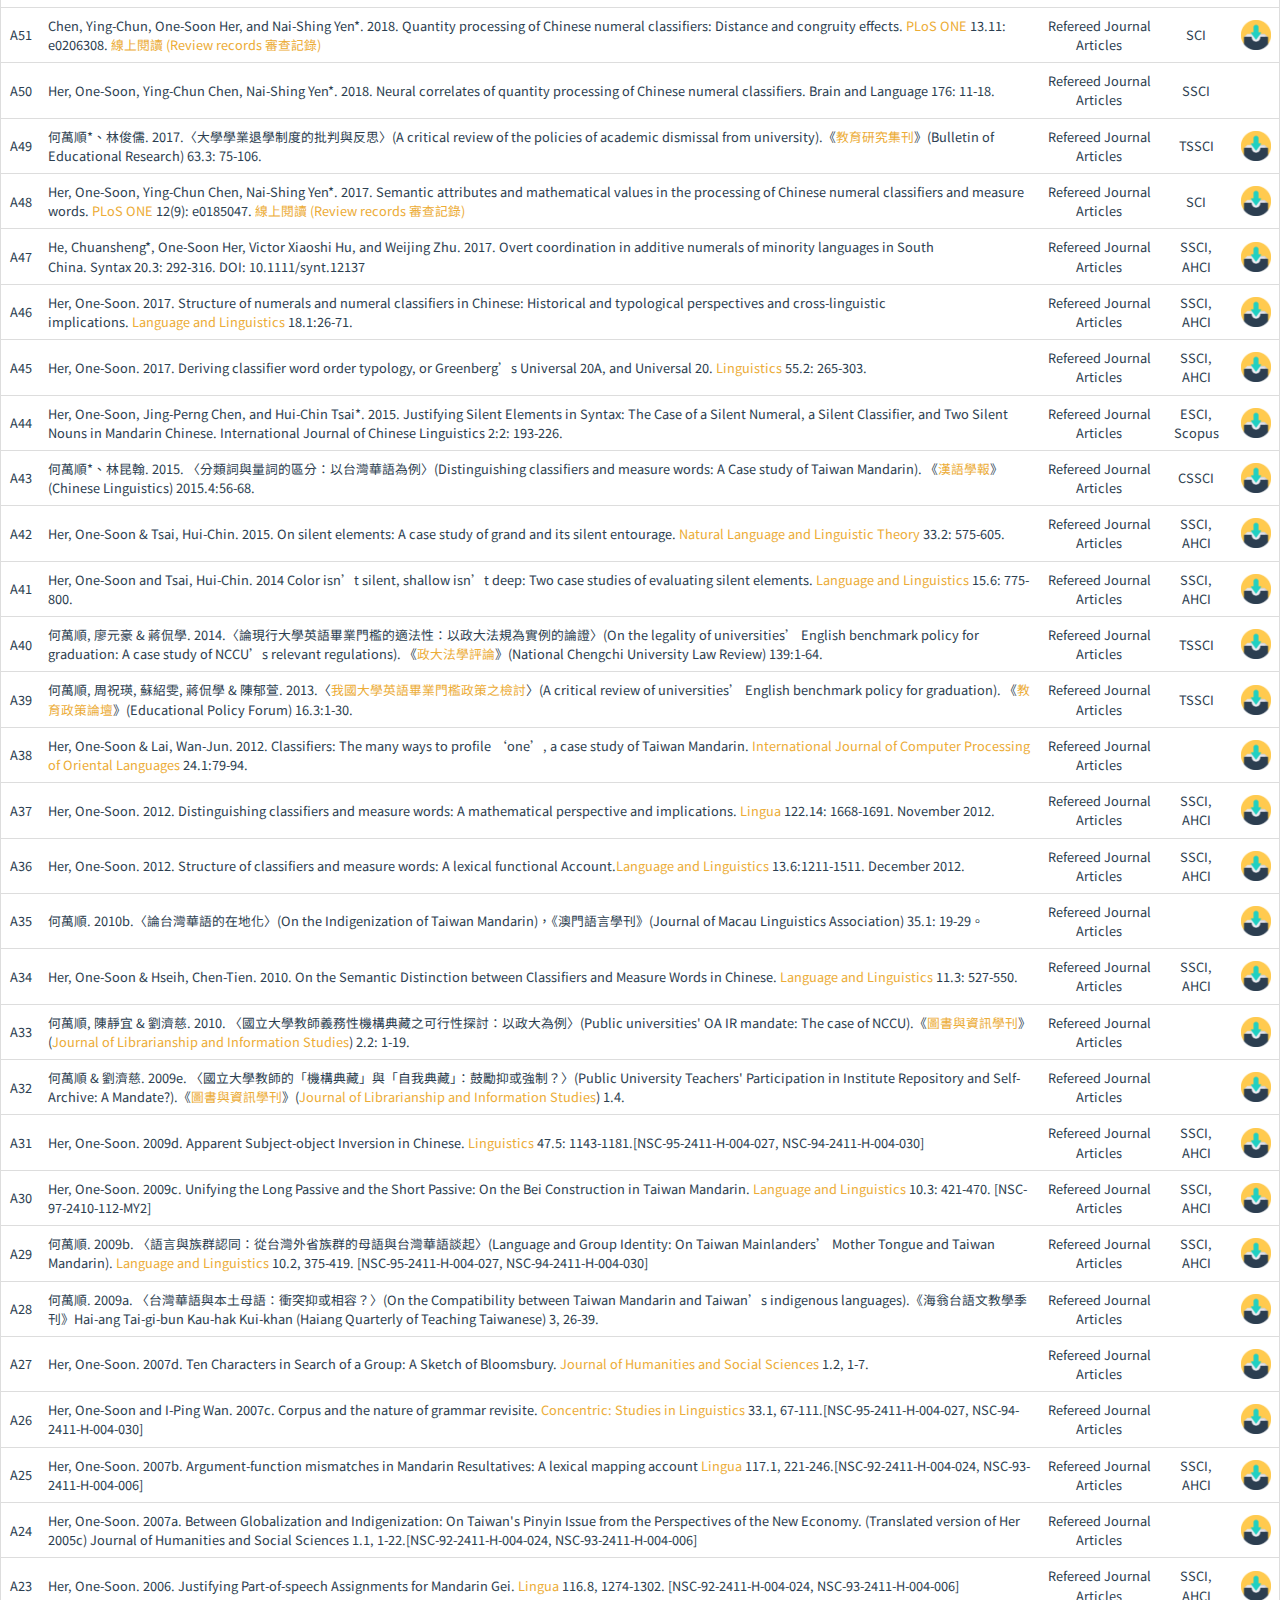
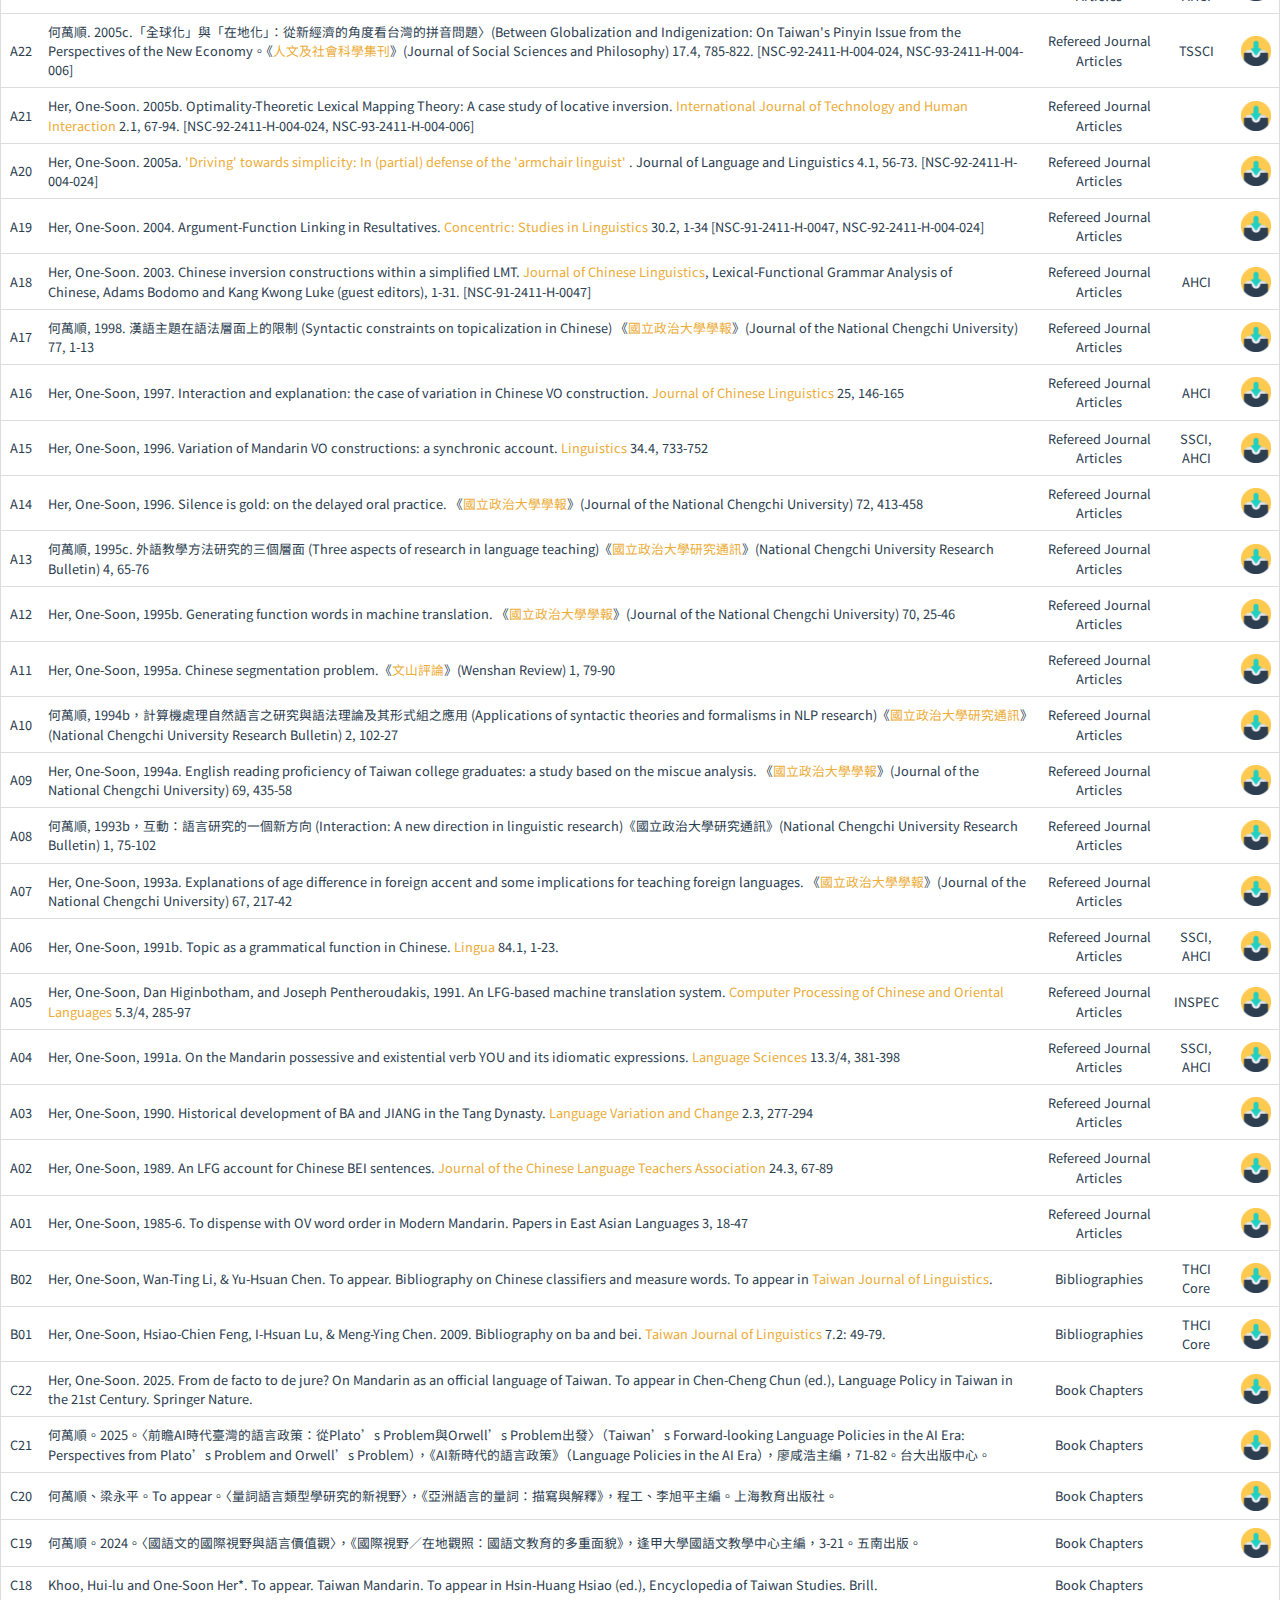
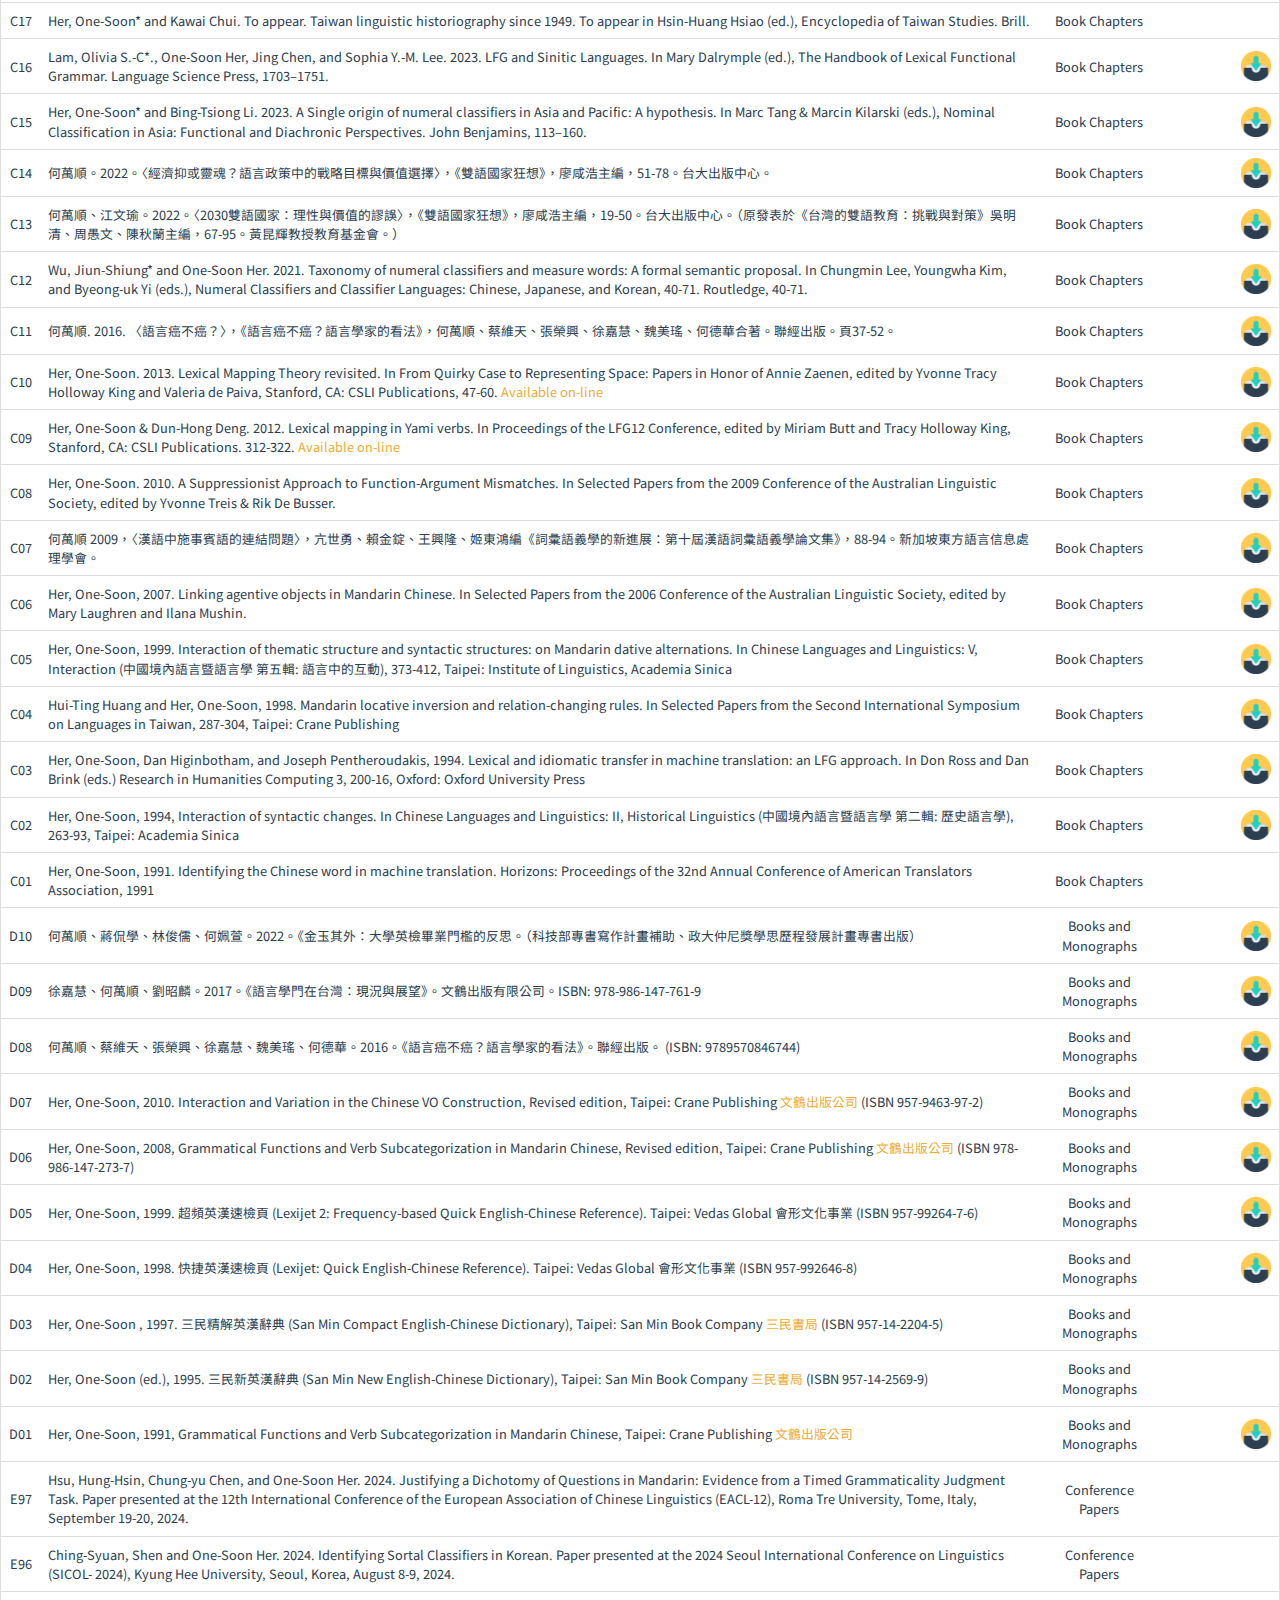
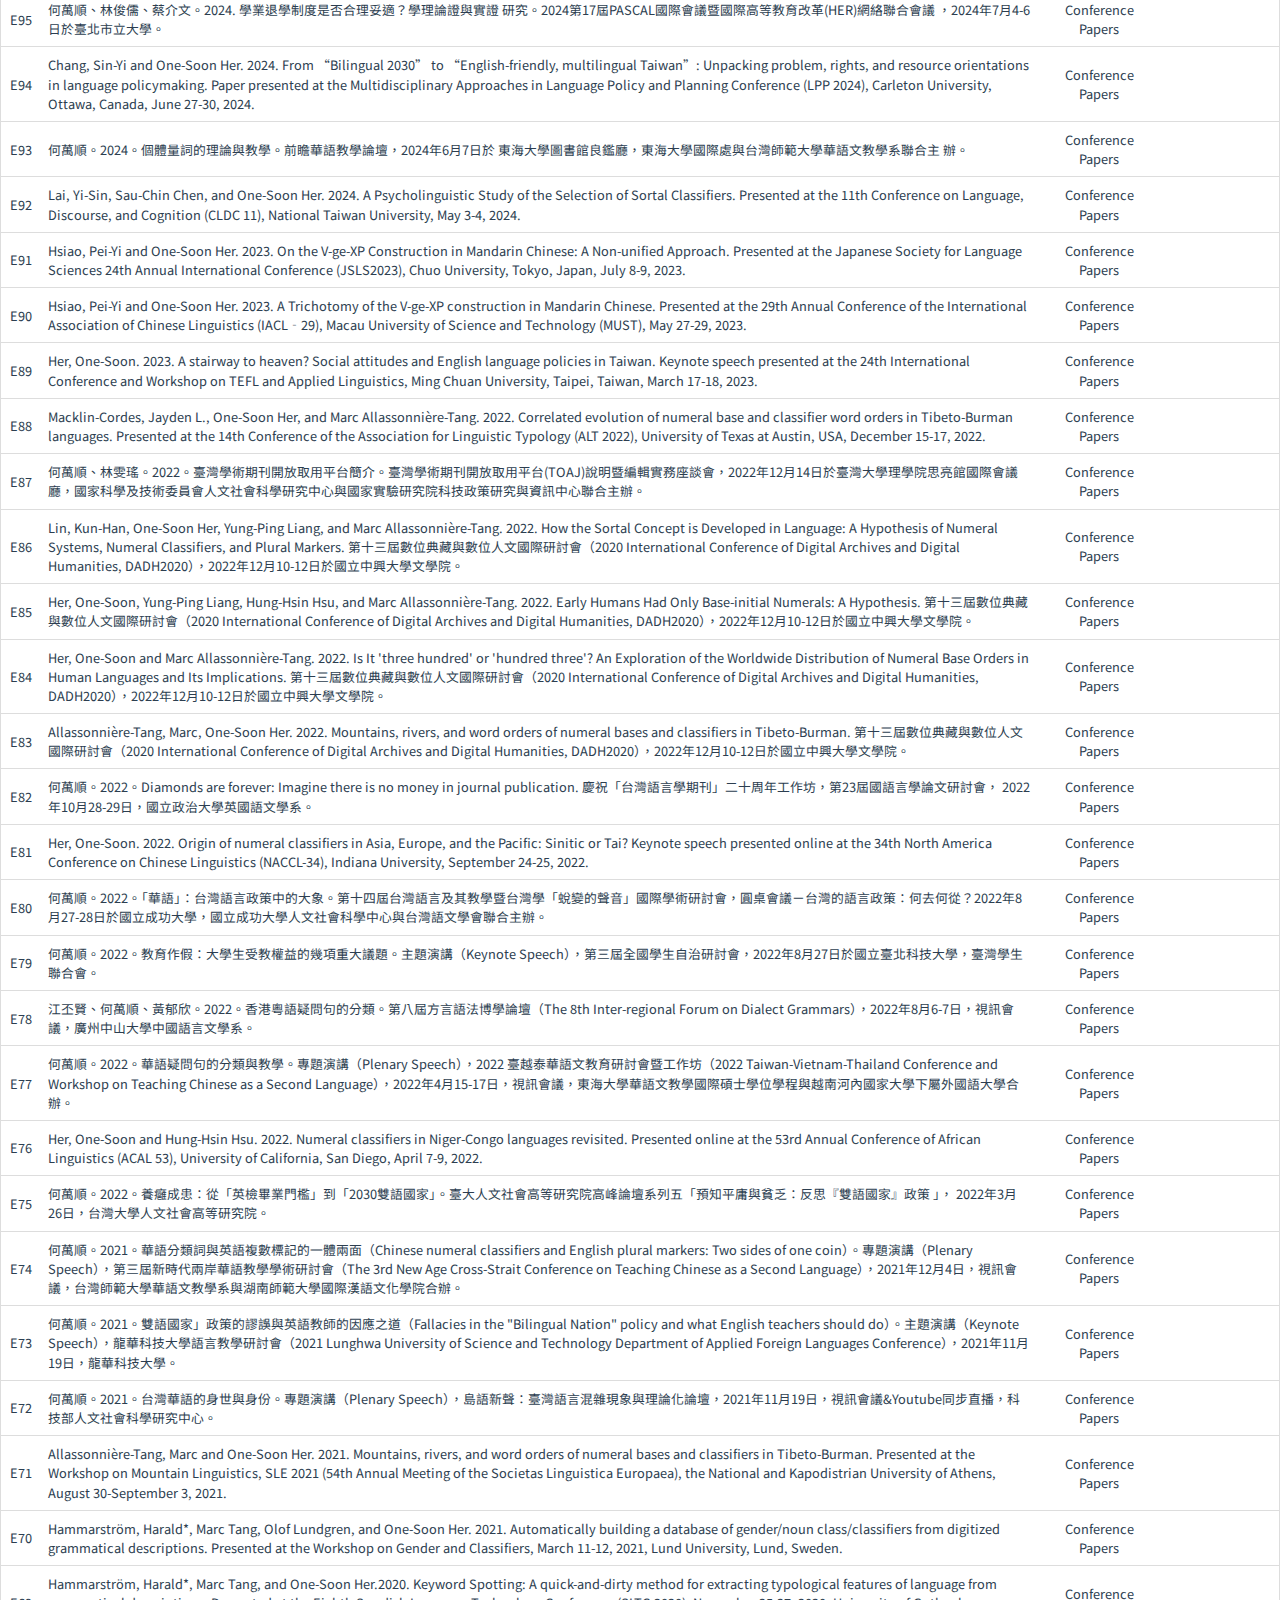
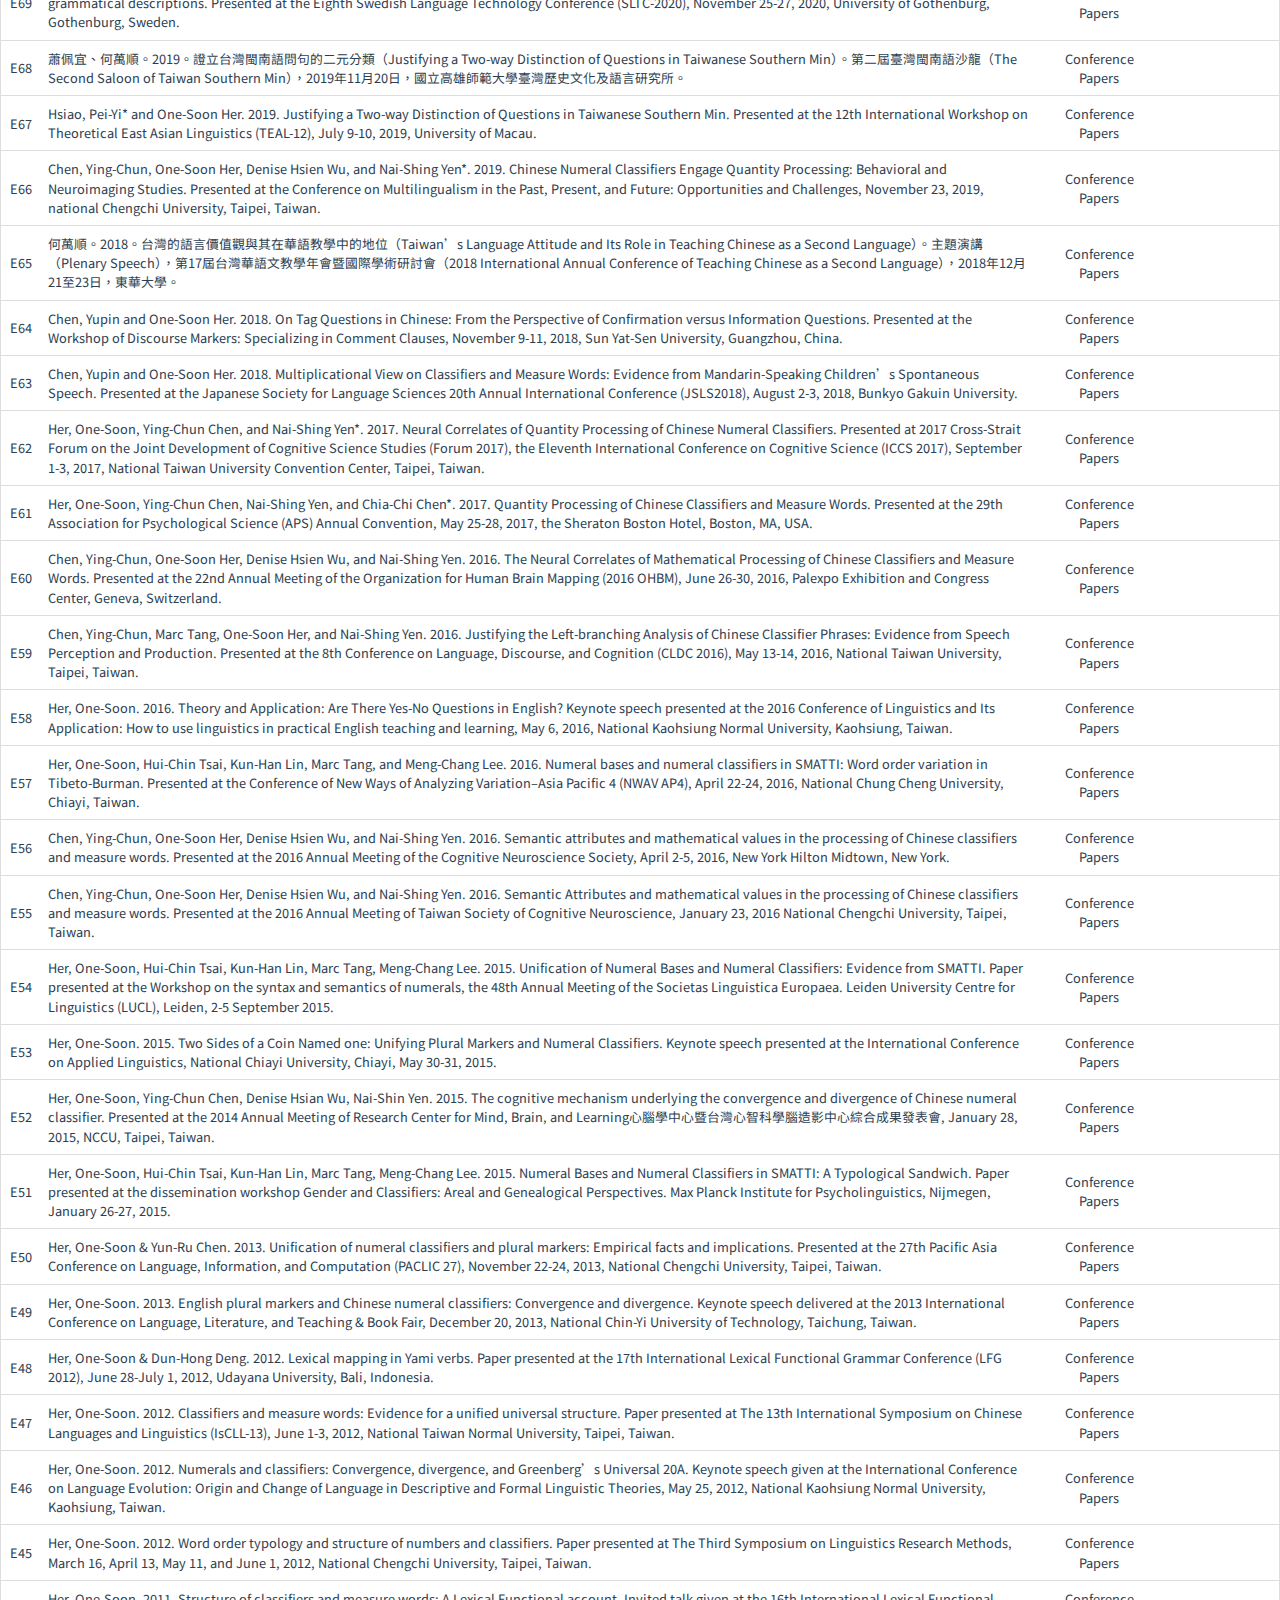
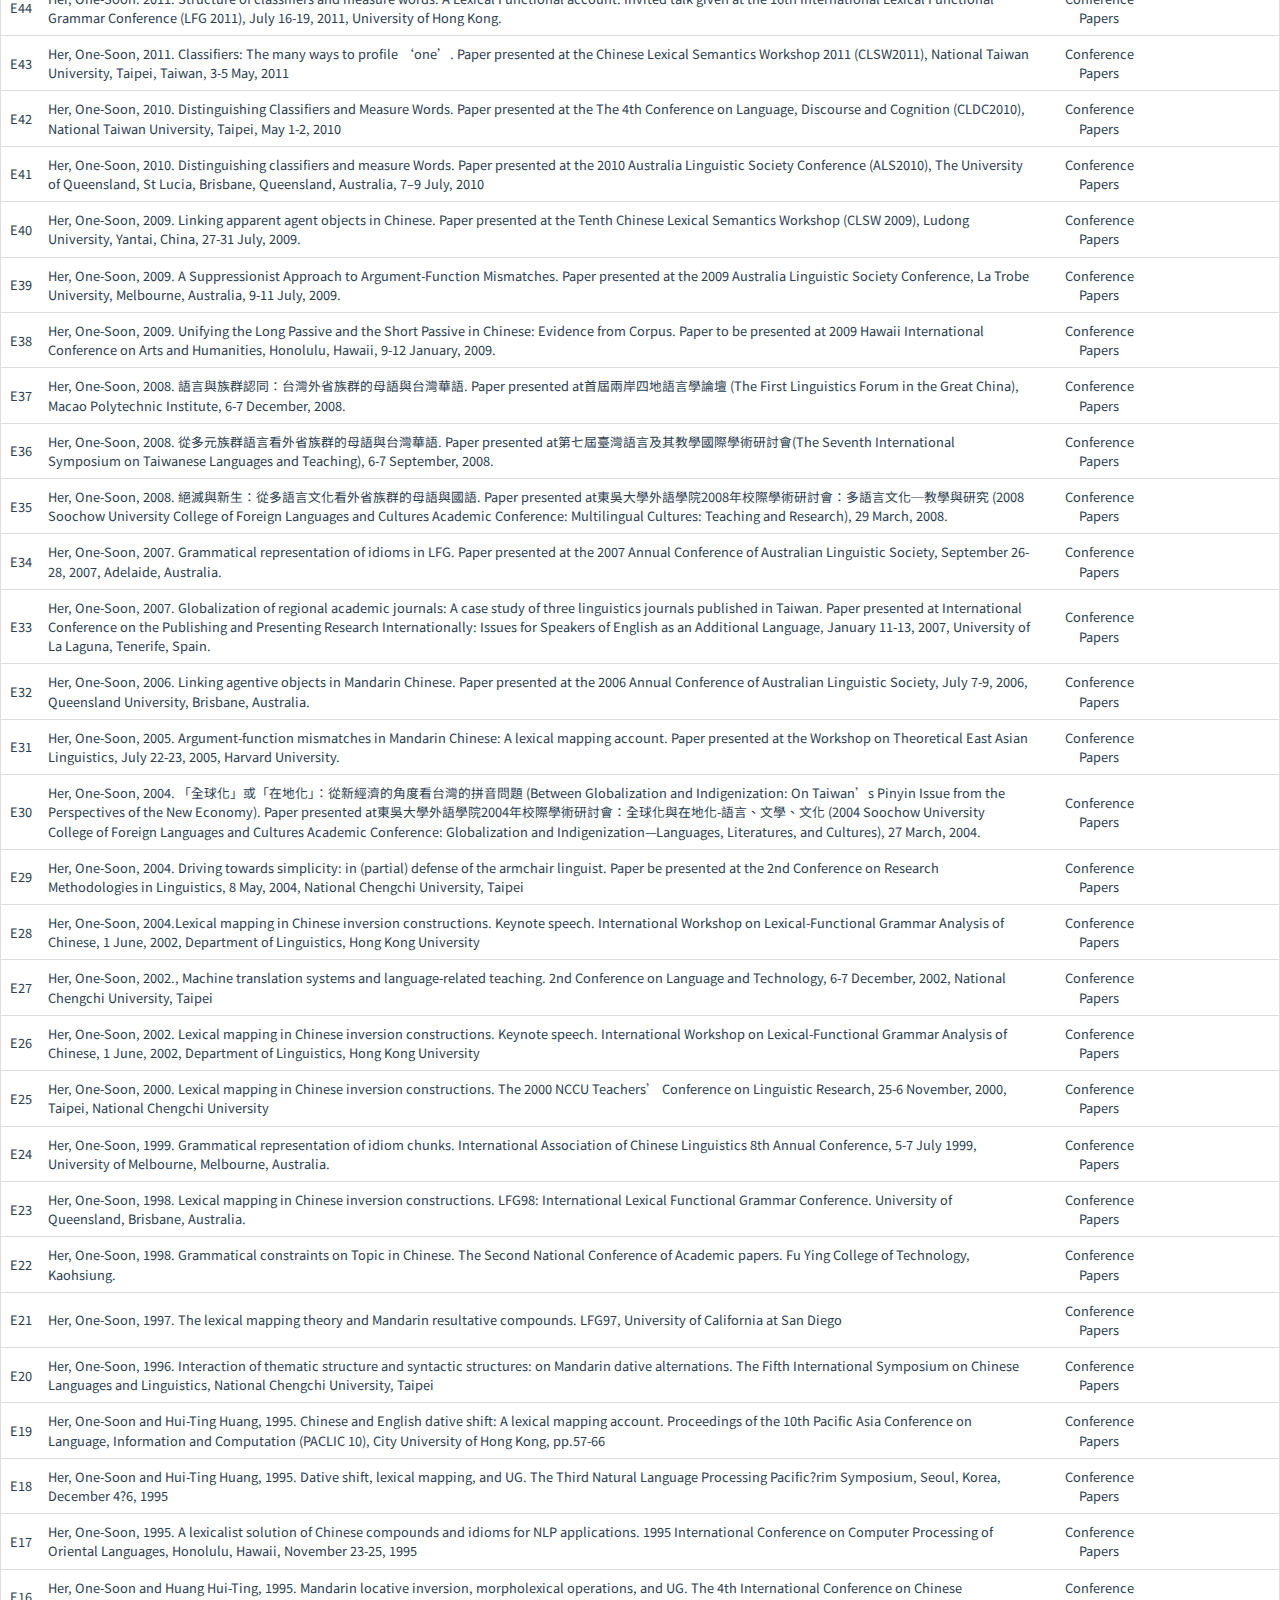
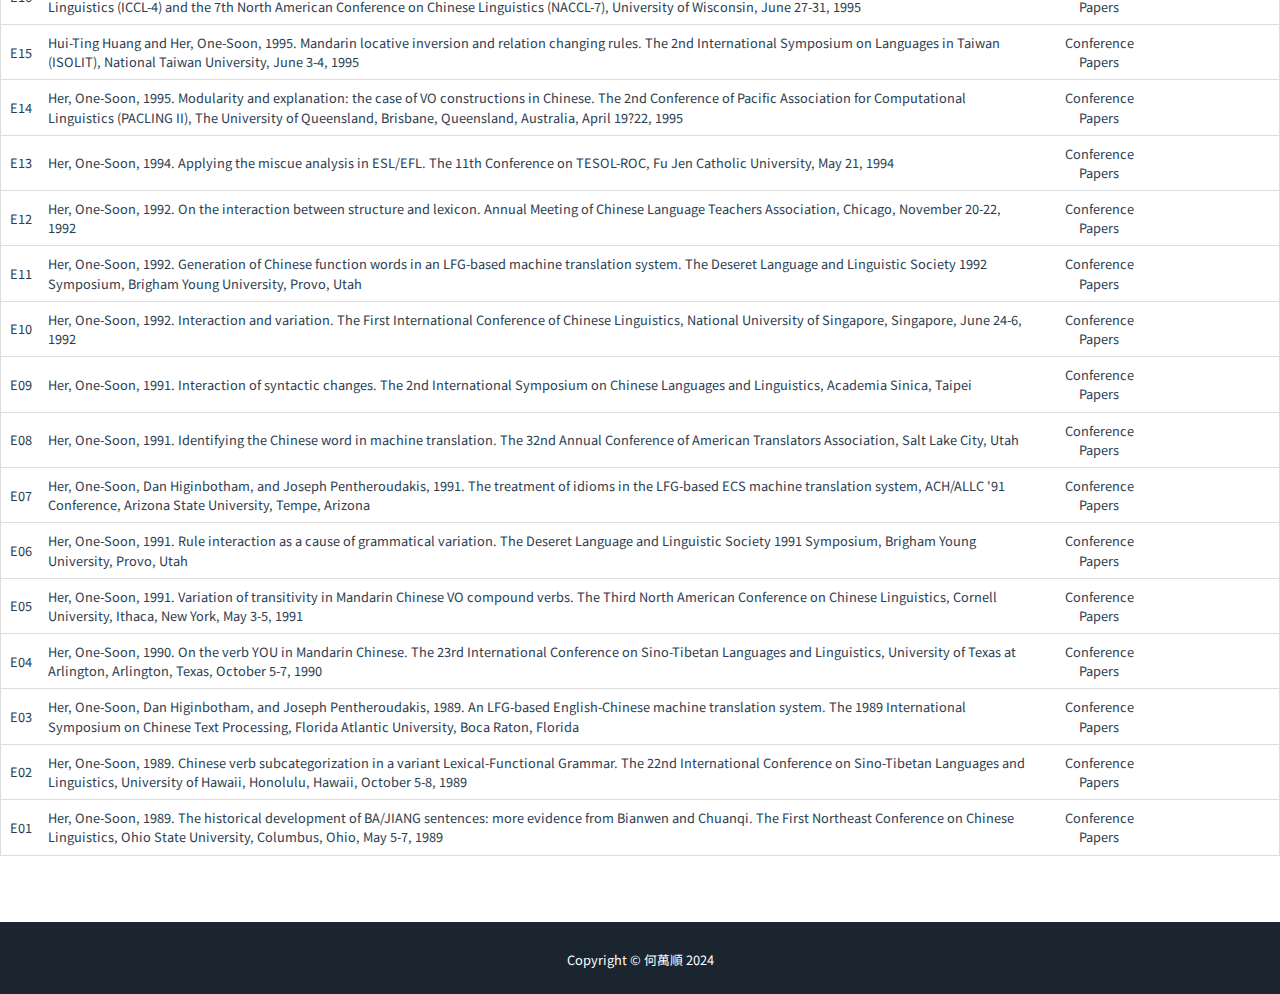
<file: publications.html>
<!DOCTYPE html>
<html lang="cn">

<head>
    <meta charset="utf-8" />
    <meta name="viewport" content="width=device-width, initial-scale=1, shrink-to-fit=no" />
    <meta name="description" content="何萬順教授個人網頁" />
    <meta name="author" content="何萬順" />
    <!-- Global site tag (gtag.js) - Google Analytics -->
    <script async src="https://www.googletagmanager.com/gtag/js?id=UA-175821165-1"></script>
    <script>
        window.dataLayer = window.dataLayer || [];
        function gtag() {
            dataLayer.push(arguments);
        }
        gtag("js", new Date());

        gtag("config", "UA-175821165-1");
    </script>

    <title>何萬順教授個人網頁</title>

    <!-- Custom fonts for this theme -->
    <link href="https://fonts.googleapis.com/css?family=Noto+Sans+TC" rel="stylesheet" />

    <!-- Theme CSS -->
    <link href="css/main.css" rel="stylesheet" />
</head>

<body id="page-top">
    <!-- Navigation -->
    <nav class="navbar navbar-expand-lg bg-secondary fixed-top" id="mainNav">
        <div class="container">
            <div>
                <a class="navbar-brand js-scroll-trigger" href="index.html">何萬順教授</a>
                <a class="navbar-subBrand" href="index.html">Professor One-Soon Her</a>
            </div>

            <button
                class="navbar-toggler navbar-toggler-left text-uppercase font-weight-bold bg-primary text-black rounded"
                type="button" data-toggle="collapse" data-target="#navbarResponsive" aria-controls="navbarResponsive"
                aria-expanded="false" aria-label="Toggle navigation">
                <!-- Menu pic -->
                <img class="menuPic" src="img/menu.png" width="25" height="25" alt="Menu" />
                <i class="fas fa-bars"></i>
            </button>
            <div class="collapse navbar-collapse" id="navbarResponsive">
                <ul class="navbar-nav ml-auto">
                    <!-- Home page -->
                    <li class="nav-item mx-0 mx-lg-1">
                        <a class="btn btn-secondary py-3 px-0 px-lg-3 rounded js-scroll-trigger" href="index.html">首頁
                            <span class="nav-barEn">Home</span>
                        </a>
                    </li>
                    <!-- Education & Experience -->
                    <li>
                        <a class="btn btn-secondary py-3 px-0 px-lg-3 rounded js-scroll-trigger"
                            href="experience.html">學歷經歷
                            <span class="nav-barEn">Education & Experience</span>
                        </a>
                    </li>
                    <!-- Research -->
                    <li>
                        <a class="btn btn-secondary py-3 px-0 px-lg-3 rounded js-scroll-trigger"
                            href="research.html">學術研究
                            <span class="nav-barEn">Research</span>
                        </a>
                    </li>

                    <!-- Publications -->
                    <li>
                        <a class="btn btn-secondary py-3 px-0 px-lg-3 rounded js-scroll-trigger"
                            href="publications.html">出版著作
                            <span class="nav-barEn">Publications</span>
                        </a>
                    </li>
                </ul>
            </div>
        </div>
    </nav>

    <!-- Search -->
    <header class="masthead bg-primary text-secondary text-center">
        <div class="container d-flex align-items-center flex-column text-center" id="main">
            <!-- Search Icon  -->
            <div>
                <!-- Search Title  -->
                <h2 class="page-section-heading text-center text-uppercase text-secondary mb-0">
                    Search
                </h2>
            </div>

            <!-- Icon Divider -->
            <div class="divider-custom divider-light">
                <div class="divider-custom-line"></div>
                <div class="divider-custom-icon">
                    <i class="fas fa-star"></i>
                </div>
                <div class="divider-custom-line"></div>
            </div>

            <div class="jumbotron jumbotron-fluid row text-center align-items-center">
                <div class="col-md-4 col-lg-2">
                    <h5>字元搜尋</h5>
                </div>
                <div class="col-md-10">
                    <div class="box">
                        <div class="container-1">
                            <span class="icon">
                                <i class="fa fa-search"></i>
                            </span>
                            <input type="search" onkeyup="tableSort()" id="search" placeholder="Search..." />
                        </div>
                    </div>
                </div>
            </div>

            <div class="jumbotron jumbotron-fluid row text-center align-items-center publication-icon">
                <div class="col-lg-2 col-md-4">
                    <h5>類別搜尋</h5>
                </div>
                <div
                    class="col-lg-10 col-md-10 align-items-center text-center align-middle d-lg-inline-flex d-md-inline-flex d-inline-flex">
                    <div class="publication-container" id="A">
                        <a href="#current" name="Refereed Journal Articles" onclick=" A() ">
                            <img src="img/article.png" alt="" class="publication-image" />
                            <div class="publication-overlay">期刊論文</div>
                        </a>
                    </div>
                    <div class="publication-container" id="B">
                        <a href="#current" name="Bibliographies" onclick=" B() ">
                            <img src="img/bibliographies.png" alt="" class="publication-image" />
                            <div class="publication-overlay">書目</div>
                        </a>
                    </div>
                    <div class="publication-container" id="C">
                        <a href="#current" name="Book Chapters" onclick=" C() ">
                            <img src="img/bookChapter.png" alt="" class="publication-image" />
                            <div class="publication-overlay">專書篇章</div>
                        </a>
                    </div>
                    <div class="publication-container" id="D">
                        <a href="#current" name="Books and Monographs" onclick=" D() ">
                            <img src="img/booksAndMonographs.png" alt="" class="publication-image" />
                            <div class="publication-overlay">專書</div>
                        </a>
                    </div>
                    <div class="publication-container" id="E">
                        <a href="#current" name="Conference Papers" onclick=" E() ">
                            <img src="img/conferencePaper.png" alt="" class="publication-image" />
                            <div class="publication-overlay">會議論文</div>
                        </a>
                    </div>
                    <div class="publication-container" id="E">
                        <a href="#current" name="All" onclick=" window.location.reload() ">
                            All
                        </a>
                    </div>
                </div>
            </div>

            <div class="jumbotron jumbotron-fluid row text-center align-items-center">
                <div class="col-md-4 col-lg-2">
                    <h5>其他連結</h5>
                </div>
                <div class="col-md-10 text-left">
                    <div class="box">
                        <div class="container-1">
                            <a target="_blank" class="card-title"
                                href="https://opinion.cw.com.tw/blog/profile/351">獨立評論</a>
                            ｜
                            <a target="_blank" class="card-title" href="http://www3.nccu.edu.tw/~osh/e.html">舊)出版著作</a>
                            ｜
                            <a target="_blank" class="card-title" href="http://www3.nccu.edu.tw/~osh/f.html">舊)會議論文</a>
                        </div>
                    </div>
                </div>
            </div>
        </div>
    </header>

    <!-- Formal Publications -->
    <section class="pub-masthead about text-center text-secondary" id="current">
        <div class="container d-flex align-items-center flex-column">
            <!-- Formal Publications Icon  -->
            <div>
                <!-- Formal Publications Title  -->
                <h2 class="text-center text-uppercase text-secondary mb-0">
                    Formal Publications
                </h2>
            </div>

            <!-- Icon Divider -->
            <div class="divider-custom">
                <div class="divider-custom-line"></div>
                <div class="divider-custom-icon">
                    <i class="fas fa-star"></i>
                </div>
                <div class="divider-custom-line"></div>
            </div>
        </div>
        <!-- Table-->
        <table id="myTable">
            <tr class="header">
                <th scope="col" class="pub-title">#</th>
                <th scope="col" class="pub-pub"></th>
                <th scope="col" class="pub-catagory">Category</th>
                <th scope="col" class="pub-other"></th>
                <th scope="col" class="pub-download"></th>
            </tr>
            <!-- Refereed Journal Articles -->
            <!--新增 Refereed Journal Articles
1.複製以下這段<tr> </tr>包住的內容
2.更改((括號包住的內容))，括號要記得刪掉
3.檔名請正確命名 A00-檔名，並放在publication裡面
4.其他都不用改！儲存後，將新的程式碼上傳至ftp
<tr>
    <td class="pub-title">((填入編號 A00 ))</td> 
    <td class="pub-pub">((填入著作名稱))<a href="((填入網站連結，無則空白即可))"  target="_blank" class="pub_a">((填入網站名稱，無則空白即可))</a> </td>
    <td class="pub-catagory">Refereed Journal Articles</td>
    <td class="pub-other">((填入期刊種類EX:TSSCI，無則空白即可))</td>
    <td class="pub-download">
        <a href="publication/((填入A00-檔名))" download>
            <img src="img/download.png" width="30" height="30"/>
        </a>
    </td>
</tr>
-->
            <tr>
                <td class="pub-title">A93</td>
                <td class="pub-pub">
                    Hsu, Chi-Pin, Vladimir Kurdyumov, One-Soon Her*. 2025. On the
                    putative classifier languages in Europe: A case study of Russian.
                    Concentric: Studies in Linguistics.
                </td>
                <td class="pub-catagory">Refereed Journal Articles</td>
                <td class="pub-other">THCI</td>
                <td class="pub-download">
                    <a href="publication/A93-European_CL_Russian_Post-Print.pdf" download>
                        <img src="img/download.png" width="30" height="30" />
                    </a>
                </td>
            </tr>
            <tr>
                <td class="pub-title">A92</td>
                <td class="pub-pub">
                    Cao, Zi-Yun and One-Soon Her. To appear. Defending Greenberg’s
                    Universal 20A: On the Putative [Classifier Noun Numeral]
                    Construction in Tai-Kadai. Studia Linguistica.
                </td>
                <td class="pub-catagory">Refereed Journal Articles</td>
                <td class="pub-other">AHCI, SSCI</td>
                <td class="pub-download">
                    <a href="publication/A92-On_the_Putative_Classifier_Noun_Numeral_Construction_Post-Print.pdf"
                        download>
                        <img src="img/download.png" width="30" height="30" />
                    </a>
                </td>
            </tr>
            <tr>
                <td class="pub-title">A91</td>
                <td class="pub-pub">
                    何萬順、何姵萱、林映辰、林雯瑤。2025。論學位論文即時網路公開為畢業條件：現況與檢討。《圖書資訊學刊》(Journal
                    of Library and Information Studies) 23.1。
                </td>
                <td class="pub-catagory">Refereed Journal Articles</td>
                <td class="pub-other">TSSCI</td>
                <td class="pub-download">
                    <a href="publication/A91-論學位論文即時網路公開為畢業條件_Post-Print.pdf" download>
                        <img src="img/download.png" width="30" height="30" />
                    </a>
                </td>
            </tr>
            <tr>
                <td class="pub-title">A90</td>
                <td class="pub-pub">
                    蕭志同、何萬順*。2024。雙語教育政策的成本與效益：系統思考的分析。《逢甲人文社會學報》(Feng
                    Chia Journal of Humanities and Social Sciences) 49: 57-186。
                </td>
                <td class="pub-catagory">Refereed Journal Articles</td>
                <td class="pub-other"></td>
                <td class="pub-download">
                    <a href="publication/A90-蕭志同、何萬順.pdf" download>
                        <img src="img/download.png" width="30" height="30" />
                    </a>
                </td>
            </tr>
            <tr>
                <td class="pub-title">A89</td>
                <td class="pub-pub">
                    黃從嘉、李孟璋、徐啟斌、何萬順*。2025。分類詞在北方漢語中的演變：魏晉南北朝與元朝兩個時期的比較。《清華學報》(Tsing
                    Hua Journal of Chinese Studies) 55.4.
                </td>
                <td class="pub-catagory">Refereed Journal Articles</td>
                <td class="pub-other">THCI</td>
                <td class="pub-download">
                    <a href="publication/A89-Yuan-Classifiers.pdf" download>
                        <img src="img/download.png" width="30" height="30" />
                    </a>
                </td>
            </tr>
            <tr>
                <td class="pub-title">A88</td>
                <td class="pub-pub">
                    Huang, Yu-Hsin, One-Soon Her, and Stano Kong*. 2025. Revisiting the
                    taxonomy of Interrogatives in Cantonese. 《清華學報》(Tsing Hua
                    Journal of Chinese Studies) 55.1: 157-195.
                </td>
                <td class="pub-catagory">Refereed Journal Articles</td>
                <td class="pub-other">THCI</td>
                <td class="pub-download">
                    <a href="publication/A88-Cantonese-Qs.pdf" download>
                        <img src="img/download.png" width="30" height="30" />
                    </a>
                </td>
            </tr>
            <tr>
                <td class="pub-title">A87</td>
                <td class="pub-pub">
                    廖敏旬、何姵萱、何萬順*.
                    2024.〈2030雙語政策的演變：2017至2023民調變化初探〉(Evolution of the
                    2030 Bilingual Policy: A preliminary study on poll changes from 2017
                    to 2023)。《臺灣語文研究》(Journal of Taiwanese Languages and
                    Literature) 19.2: 133-186.
                </td>
                <td class="pub-catagory">Refereed Journal Articles</td>
                <td class="pub-other">THCI</td>
                <td class="pub-download">
                    <a href="publication/A87-JTLL-Polls.pdf" download>
                        <img src="img/download.png" width="30" height="30" />
                    </a>
                </td>
            </tr>
            <tr>
                <td class="pub-title">A86</td>
                <td class="pub-pub">
                    陳甚安、唐威洋、梁永平、何萬順*.
                    2024.〈阿爾泰語言中分類詞的起源與分布〉(On the distribution and
                    origin of sortal classifiers in Altaic
                    languages)。《中國語言學報》(Journal of Chinese Linguistics) 52.2:
                    456-479。
                </td>
                <td class="pub-catagory">Refereed Journal Articles</td>
                <td class="pub-other">AHCI, SSCI</td>
                <td class="pub-download">
                    <a href="publication/A86-Altaic-JCL.pdf" download>
                        <img src="img/download.png" width="30" height="30" />
                    </a>
                </td>
            </tr>
            <tr>
                <td class="pub-title">A85</td>
                <td class="pub-pub">
                    Chen, Yupin and One-Soon Her. To appear. Parallel development of
                    numerals and numeral classifiers in children’s acquisition of
                    Mandarin Chinese. To appear in Journal of Chinese Linguistics.
                </td>
                <td class="pub-catagory">Refereed Journal Articles</td>
                <td class="pub-other">AHCI, SSCI</td>
                <td class="pub-download">
                    <a href="publication/A85-Post-Print.pdf" download>
                        <img src="img/download.png" width="30" height="30" />
                    </a>
                </td>
            </tr>
            <tr>
                <td class="pub-title">A84</td>
                <td class="pub-pub">
                    Her, One-Soon, Yung-Ping Liang, Eugene Chan, Hung-Hsin Hsu, Anthony
                    Chi-Pin Hsu, and Marc Allassonnière-Tang. 2024. Early humans out of
                    Africa had only base-initial numerals. Humanities and Social
                    Sciences Communications 11, 254.
                    <a href="https://doi.org/10.1057/s41599-023-02506-z" target="_blank"
                        class="pub_a">https://doi.org/10.1057/s41599-023-02506-z</a>.
                </td>
                <td class="pub-catagory">Refereed Journal Articles</td>
                <td class="pub-other">AHCI, SSCI</td>
                <td class="pub-download">
                    <a href="publication/A84-Early_humans_had_only_base-initial_numerals_Published_Version.pdf"
                        download>
                        <img src="img/download.png" width="30" height="30" />
                    </a>
                </td>
            </tr>
            <tr>
                <td class="pub-title">A83</td>
                <td class="pub-pub">
                    Huang, Bo-Xuan and One-Soon Her*. 2024. On a dichotomy of question
                    types: the case of Paiwan. Concentric: Studies in Linguistics 50.1:
                    20-56.
                </td>
                <td class="pub-catagory">Refereed Journal Articles</td>
                <td class="pub-other">THCI</td>
                <td class="pub-download">
                    <a href="publication/A83-Paiwan.pdf" download>
                        <img src="img/download.png" width="30" height="30" />
                    </a>
                </td>
            </tr>
            <tr>
                <td class="pub-title">A82</td>
                <td class="pub-pub">
                    Allassonnière-Tang, Marc, Zhongliang Gao, Shen-An Chen, and One-Soon
                    Her*. 2023. Phylogenetic analyses for the origin of numeral
                    classifiers in Mongolic, Tungusic, and Turkic languages. Concentric:
                    Studies in Linguistics 49.2: 295-315.
                </td>
                <td class="pub-catagory">Refereed Journal Articles</td>
                <td class="pub-other">TSSCI</td>
                <td class="pub-download">
                    <a href="publication/A82-Altaic_Concentric.pdf" download>
                        <img src="img/download.png" width="30" height="30" />
                    </a>
                </td>
            </tr>
            <tr>
                <td class="pub-title">A81</td>
                <td class="pub-pub">
                    梁瑀庭、何萬順*. 2023. 〈漢語方位詞的詞類與詞態屬性〉(On the
                    syntactic category and morphological status of localizers in
                    Mandarin Chinese)。《漢學研究》(Chinese Studies) 41.1: 297-320。
                </td>
                <td class="pub-catagory">Refereed Journal Articles</td>
                <td class="pub-other">THCI</td>
                <td class="pub-download">
                    <a href="publication/A81-Localizers.pdf" download>
                        <img src="img/download.png" width="30" height="30" />
                    </a>
                </td>
            </tr>
            <tr>
                <td class="pub-title">A80</td>
                <td class="pub-pub">
                    何姵萱、廖敏旬、何萬順*. 2023. 〈大學英檢畢業門檻的現況與檢討〉(A
                    Critical Examination of the Current State of Universities’ English
                    Graduation Threshold Policies)。《課程與教學季刊》(Curriculum &
                    Instruction Quarterly) 26.4: 157-188。
                </td>
                <td class="pub-catagory">Refereed Journal Articles</td>
                <td class="pub-other">TSSCI</td>
                <td class="pub-download">
                    <a href="publication/A80-現況與檢討.pdf" download>
                        <img src="img/download.png" width="30" height="30" />
                    </a>
                </td>
            </tr>
            <tr>
                <td class="pub-title">A79</td>
                <td class="pub-pub">
                    Her, One-Soon*, Jie-Wen Tsai, and Marc Allassonnière-Tang. 2022. On
                    Taiwan universities’ Two-One academic dismissal policies: A
                    quantitative fairness analysis of NCCU’s four
                    policies.《教育研究與發展期刊》（Journal of Educational Research and
                    Development）18.4: 79-112。
                </td>
                <td class="pub-catagory">Refereed Journal Articles</td>
                <td class="pub-other">TSSCI</td>
                <td class="pub-download">
                    <a href="publication/A79-Taiwan_Two-One.pdf" download>
                        <img src="img/download.png" width="30" height="30" />
                    </a>
                </td>
            </tr>
            <tr>
                <td class="pub-title">A78</td>
                <td class="pub-pub">
                    黃郁欣、江丕賢、何萬順*.
                    2022.〈華語疑問句的分類與教學語法：以是非及正反問句為焦點〉(The
                    classification and pedagogical grammar of Mandarin questions: A
                    focus on polar and A-not-A questions)。《華語文教學研究》(Journal of
                    Chinese Language Teaching) 19.3: 77-117。
                </td>
                <td class="pub-catagory">Refereed Journal Articles</td>
                <td class="pub-other">THCI</td>
                <td class="pub-download">
                    <a href="publication/A78-Teaching_Qs.pdf" download>
                        <img src="img/download.png" width="30" height="30" />
                    </a>
                </td>
            </tr>
            <tr>
                <td class="pub-title">A77</td>
                <td class="pub-pub">
                    Her, One-Soon, Harald Hammarström, and Marc Allassonnière-Tang*.
                    2022. Defining numeral classifiers and identifying classifier
                    languages of the world. Linguistics Vanguard. Paper:
                    <a href="https://doi.org/10.1515/lingvan-2022-0006" target="_blank"
                        class="pub_a">https://doi.org/10.1515/lingvan-2022-0006</a>
                    ; Database: https://wacl.clld.org/.
                </td>
                <td class="pub-catagory">Refereed Journal Articles</td>
                <td class="pub-other">SSCI, AHCI</td>
                <td class="pub-download">
                    <a href="publication/A77-WACL.pdf" download>
                        <img src="img/download.png" width="30" height="30" />
                    </a>
                </td>
            </tr>
            <tr>
                <td class="pub-title">A76</td>
                <td class="pub-pub">
                    陳甚安、唐威洋、梁永平、何萬順*. To
                    appear.〈阿爾泰語言中分類詞的起源與分布〉(On the distribution and
                    origin of sortal classifiers in Altaic
                    languages)。《中國語言學學報》(Journal of Chinese Linguistics)。
                </td>
                <td class="pub-catagory">Refereed Journal Articles</td>
                <td class="pub-other">SSCI, AHCI</td>
                <td class="pub-download">
                    <a href="publication/A76-阿爾泰語言中分類詞的起源與分布.pdf" download>
                        <img src="img/download.png" width="30" height="30" />
                    </a>
                </td>
            </tr>
            <tr>
                <td class="pub-title">A75</td>
                <td class="pub-pub">
                    何萬順。2022。〈學術期刊的白與黑〉(The black and white of academic
                    journals)。《人文與社會科學簡訊》(Humanities and Social Sciences
                    Newsletter) 23.4: 39-45。
                </td>
                <td class="pub-catagory">Refereed Journal Articles</td>
                <td class="pub-other"></td>
                <td class="pub-download">
                    <a href="publication/A75-學術期刊的白與黑.pdf" download>
                        <img src="img/download.png" width="30" height="30" />
                    </a>
                </td>
            </tr>
            <tr>
                <td class="pub-title">A74</td>
                <td class="pub-pub">
                    何萬順。2022。〈學術期刊的「掠奪」模式與開放取用的「鑽石」解方〉(The
                    predatory models of academic journals and the diamond open access
                    solution)。 《人文與社會科學簡訊》(Humanities and Social Sciences
                    Newsletter) 23.2: 50-56。
                </td>
                <td class="pub-catagory">Refereed Journal Articles</td>
                <td class="pub-other"></td>
                <td class="pub-download">
                    <a href="publication/A74-學術期刊的「掠奪」模式與開放取用的「鑽石」解方／何萬順.pdf" download>
                        <img src="img/download.png" width="30" height="30" />
                    </a>
                </td>
            </tr>
            <tr>
                <td class="pub-title">A73</td>
                <td class="pub-pub">
                    Her, One-Soon*, Dewei Che, and Adams Bodomo. 2022. On a dichotomy of
                    question types: A case study of Mandarin Chinese and Changsha Xiang.
                    The Linguistic Review 39.2: 257-291.
                    <a href="https://doi.org/10.1515/tlr-2022-2087" target="_blank"
                        class="pub_a">https://doi.org/10.1515/tlr-2022-2087</a>
                </td>
                <td class="pub-catagory">Refereed Journal Articles</td>
                <td class="pub-other">SSCI, AHCI</td>
                <td class="pub-download">
                    <a href="publication/A73-HER_ Che_Bodomo_TLR_POST_PRINT.pdf" download>
                        <img src="img/download.png" width="30" height="30" />
                    </a>
                </td>
            </tr>
            <tr>
                <td class="pub-title">A72</td>
                <td class="pub-pub">
                    He, Chuansheng and One-Soon Her*. 2022. Complex numerals in English:
                    Constituents or not? English Language and Linguistics 26.4: 723-749.
                    doi:10.1017/S1360674321000447.
                </td>
                <td class="pub-catagory">Refereed Journal Articles</td>
                <td class="pub-other">SSCI, AHCI</td>
                <td class="pub-download">
                    <a href="publication/A72-Complex_Numerals_in_English.pdf" download>
                        <img src="img/download.png" width="30" height="30" />
                    </a>
                </td>
            </tr>
            <tr>
                <td class="pub-title">A71</td>
                <td class="pub-pub">
                    Allassonnière-Tang, Marc, Olof Lundgren, Maja Robbers, Sandra
                    Cronhamn, Filip Larsson, One-Soon Her, Harald Hammarström, Gerd
                    Carling. 2021. Speaker migration as a historical coincidence drives
                    linguistic diversity of nominal categorization systems. Humanities
                    and Social Sciences Communications 8.331: 1-6.
                </td>
                <td class="pub-catagory">Refereed Journal Articles</td>
                <td class="pub-other">Scopus, ESCI</td>
                <td class="pub-download">
                    <a href="publication/A71-Expansion by migration and diffusion by contact_PUBLISHED VERSION.pdf"
                        download>
                        <img src="img/download.png" width="30" height="30" />
                    </a>
                </td>
            </tr>
            <tr>
                <td class="pub-title">A70</td>
                <td class="pub-pub">
                    何萬順*、蔡介文、林俊儒、葉佳明.
                    2021.〈學業退學制度是否合理妥適？實證研究的證據〉(Are universities’
                    academic dismissal policies reasonable and appropriate: Evidence
                    from an empirical study).《當代教育研究季刊》(Contemporary
                    Educational Research Quarterly) 29.3:81-119.
                </td>
                <td class="pub-catagory">Refereed Journal Articles</td>
                <td class="pub-other">TSSCI</td>
                <td class="pub-download">
                    <a href="publication/A70-學業退學制度是否合理妥適_實證研究的證據.pdf" download>
                        <img src="img/download.png" width="30" height="30" />
                    </a>
                </td>
            </tr>
            <tr>
                <td class="pub-title">A69</td>
                <td class="pub-pub">
                    Hsiao, Pei-Yi* and One-Soon Her. 2021. Taxonomy of questions in
                    Taiwan Southern Min. Concentric: Studies in Linguistics 47.2:
                    253-299.
                </td>
                <td class="pub-catagory">Refereed Journal Articles</td>
                <td class="pub-other">THCI</td>
                <td class="pub-download">
                    <a href="publication/A69-Q types in TSM_Concentric.pdf">
                        <img src="img/download.png" width="30" height="30" />
                    </a>
                </td>
            </tr>
            <tr>
                <td class="pub-title">A68</td>
                <td class="pub-pub">
                    羅奕傑、何萬順*. 2021.〈複數標記「們」在台灣華語中的新興用法〉(The
                    Innovative use of the plural marker -men in
                    TaiwanMandarin)。《臺灣語文研究》(Journal of Taiwan Languages
                    andLiterature)。
                </td>
                <td class="pub-catagory">Refereed Journal Articles</td>
                <td class="pub-other">THCI</td>
                <td class="pub-download">
                    <a href="publication/A68-們.pdf" download>
                        <img src="img/download.png" width="30" height="30" />
                    </a>
                </td>
            </tr>
            <tr>
                <td class="pub-title">A67</td>
                <td class="pub-pub">
                    Tang, Marc, Ying-Chun Chen, Nai-Shing Yen, and One-Soon Her*. 2021.
                    Investigating the branching of Chinese classifier phrases: Evidence
                    from speech perception and production.
                    <a href="http://www.cuhk.edu.hk/journal/jcl/" target="_blank" class="pub_a">Journal of Chinese
                        Linguistics</a>
                    49.1: 71-105.
                </td>
                <td class="pub-catagory">Refereed Journal Articles</td>
                <td class="pub-other">SSCI, AHCI</td>
                <td class="pub-download">
                    <a href="publication/A67-T3 paper-JCL-Post-Print.pdf" download>
                        <img src="img/download.png" width="30" height="30" />
                    </a>
                </td>
            </tr>
            <tr>
                <td class="pub-title">A66</td>
                <td class="pub-pub">
                    何萬順.
                    2020.〈從「雙語國家」和「雙語教育」反思臺灣的語言價值觀〉(Reflections
                    on Taiwan’s language values from the perspectives of the ‘bilingual
                    nation’ and ‘bilingual education’
                    policies).《臺灣教育評論月刊》(Taiwan Educational Review Monthly)
                    9.10: 1-7.
                </td>
                <td class="pub-catagory">Refereed Journal Articles</td>
                <td class="pub-other"></td>
                <td class="pub-download">
                    <a href="publication/A66-從「雙語國家」和「雙語教育」反思臺灣的語言價值觀.pdf" download>
                        <img src="img/download.png" width="30" height="30" />
                    </a>
                </td>
            </tr>
            <tr>
                <td class="pub-title">A65</td>
                <td class="pub-pub">
                    何萬順. 2020.〈金玉其外：大學英檢畢業門檻的真相〉(All that glitters
                    is not gold: On the true face of universities’ English exit
                    requirements).《臺灣教育評論月刊》(Taiwan Educational Review
                    Monthly) 9.9: 18-24.
                </td>
                <td class="pub-catagory">Refereed Journal Articles</td>
                <td class="pub-other"></td>
                <td class="pub-download">
                    <a href="publication/A65-金玉其外：大學英檢畢業門檻的真相.pdf" download>
                        <img src="img/download.png" width="30" height="30" />
                    </a>
                </td>
            </tr>
            <tr>
                <td class="pub-title">A64</td>
                <td class="pub-pub">
                    林昆翰、林俊儒*、何萬順. 2020.〈大學零學分制度的批判與反思〉(A
                    Critical review of universities’ zero-credit course
                    system).《課程與教學季刊》(Curriculum &amp; Instruction Quarterly).
                    23.4: 233-256.
                </td>
                <td class="pub-catagory">Refereed Journal Articles</td>
                <td class="pub-other">TSSCI</td>
                <td class="pub-download">
                    <a href="publication/A64-大學零學分制度的批判與反思.pdf" download>
                        <img src="img/download.png" width="30" height="30" />
                    </a>
                </td>
            </tr>
            <tr>
                <td class="pub-title">A63</td>
                <td class="pub-pub">
                    陳羿如、何萬順*.
                    2020.〈華語分類詞的界定與教學上的分級〉(Distinguishing Chinese
                    sortal classifiers and setting levels for the purpose of
                    teaching).《華文世界》(The World of Chinese Language) 126: 19-34.
                </td>
                <td class="pub-catagory">Refereed Journal Articles</td>
                <td class="pub-other"></td>
                <td class="pub-download">
                    <a href="publication/A63-華語分類詞的界定與教學上的分級.pdf" download>
                        <img src="img/download.png" width="30" height="30" />
                    </a>
                </td>
            </tr>
            <tr>
                <td class="pub-title">A62</td>
                <td class="pub-pub">
                    Tang, Marc* and One-Soon Her. 2020. Numeral base, numeral
                    classifier, and noun: Word order harmonization.
                    <a href="http://www.ling.sinica.edu.tw/LL/en/about" target="_blank" class="pub_a">Language and
                        Linguistics</a>
                    21.4: 511-556.
                </td>
                <td class="pub-catagory">Refereed Journal Articles</td>
                <td class="pub-other">SSCI, AHCI</td>
                <td class="pub-download">
                    <a href="publication/A62-Word Order of Numeral Classifiers and Numeral Bases.pdf" download>
                        <img src="img/download.png" width="30" height="30" />
                    </a>
                </td>
            </tr>
            <tr>
                <td class="pub-title">A61</td>
                <td class="pub-pub">
                    陳孟英、謝妙玲*、何萬順.
                    2020.〈台灣閩南語分類詞之檢驗〉(Distinguishing classifiers in Taiwan
                    Southern Min)。《語言暨語言學》(Language and Linguistics) 21.3:
                    375-407.
                </td>
                <td class="pub-catagory">Refereed Journal Articles</td>
                <td class="pub-other">SSCI, AHCI</td>
                <td class="pub-download">
                    <a href="publication/A61-TSM-classifiers-Post-Print.pdf" download>
                        <img src="img/download.png" width="30" height="30" />
                    </a>
                </td>
            </tr>
            <tr>
                <td class="pub-title">A59</td>
                <td class="pub-pub">
                    Her, One-Soon* and Hui-Chin Tsai. 2020. Left is right, right is not:
                    On the constituency of the classifier phrase in Chinese.
                    <a href="http://www.ling.sinica.edu.tw/LL/en/about" target="_blank" class="pub_a">Language and
                        Linguistics</a> 21.1: 1-32.
                </td>
                <td class="pub-catagory">Refereed Journal Articles</td>
                <td class="pub-other">SSCI, AHCI</td>
                <td class="pub-download">
                    <a href="publication/A59-Left is Right-L&L-Post-Print.pdf" download>
                        <img src="img/download.png" width="30" height="30" />
                    </a>
                </td>
            </tr>
            <tr>
                <td class="pub-title">A58</td>
                <td class="pub-pub">
                    Her, One-Soon and Marc Tang*. 2020. A statistical explanation of the
                    distribution of sortal classifiers in languages of the world via
                    computational classifiers. <a href="https://www.tandfonline.com/toc/njql20/current" target="_blank"
                        class="pub_a">Journal of Quantitative Linguistics</a> DOI: 10.1080/09296174.2018.1523777.
                </td>
                <td class="pub-catagory">Refereed Journal Articles</td>
                <td class="pub-other">SSCI, AHCI</td>
                <td class="pub-download">
                    <a href="publication/A58-QL-published version.pdf" download>
                        <img src="img/download.png" width="30" height="30" />
                    </a>
                </td>
            </tr>
            <tr>
                <td class="pub-title">A57</td>
                <td class="pub-pub">
                    何萬順、林俊儒*、林昆翰.
                    2019.〈從「大學以教學為目的」之憲法意涵論畢業條件的「品字標準」：以最高行政法院107年判字第488號政大英檢門檻案為中心〉(Proposing
                    the ‘Pin’-character criteria of degree requirements based on the
                    constitutional significance of ‘Universities’ purpose is teaching’:
                    A focus on the Highest Administrative Court Judgment No. 107-Pan-488
                    on National Chengchi University’s English benchmark for
                    graduation).《教育政策論壇》(Educational Policy Forum) 22.4: 1-22.
                </td>
                <td class="pub-catagory">Refereed Journal Articles</td>
                <td class="pub-other">TSSCI</td>
                <td class="pub-download">
                    <a href="publication/A57-從「大學以教學為目的」之憲法意涵論畢業條件的「品字標準」-以最高行政法院107年判字第488號政大英檢門檻案為中心.pdf" download>
                        <img src="img/download.png" width="30" height="30" />
                    </a>
                </td>
            </tr>
            <tr>
                <td class="pub-title">A56</td>
                <td class="pub-pub">
                    林俊儒*、林昆翰、何萬順.
                    2019.〈論「通過/不通過制」在大學教育中的誤用與重塑〉(On the misuse
                    and reestablishment of the pass-fail grading system in university
                    education).《<a href="http://bulletin.ed.ntnu.edu.tw/bookindex/?mode=detail&id=2269#main"
                        target="_blank" class="pub_a">教育研究集刊</a>》(Bulletin of Educational Research) 65.3:67-89.
                </td>
                <td class="pub-catagory">Refereed Journal Articles</td>
                <td class="pub-other">TSSCI</td>
                <td class="pub-download">
                    <a href="publication/A56-Post-Print-PF-system.pdf" download>
                        <img src="img/download.png" width="30" height="30" />
                    </a>
                </td>
            </tr>
            <tr>
                <td class="pub-title">A55</td>
                <td class="pub-pub">
                    Tang, Marc* and One-Soon Her. 2019. Insights on the
                    Greenberg-Sanches-Slobin Generalization: Quantitative typological
                    data on classifiers and plural markers. <a href="https://www.degruyter.com/view/j/flin"
                        target="_blank" class="pub_a">Folia Linguistica</a>
                    53.2: 297-331.
                </td>
                <td class="pub-catagory">Refereed Journal Articles</td>
                <td class="pub-other">SSCI, AHCI</td>
                <td class="pub-download">
                    <a href="publication/A55-GSSG-Tang & Her-Post-Print.pdf" download>
                        <img src="img/download.png" width="30" height="30" />
                    </a>
                </td>
            </tr>
            <tr>
                <td class="pub-title">A54</td>
                <td class="pub-pub">
                    Her, One-Soon, Macr Tang*, and Bing-Tsiong Li. 2019. Word order of
                    numeral classifiers and numeral bases: Harmonization by
                    multiplication. <a href="https://www.degruyter.com/view/j/stuf" target="_blank"
                        class="pub_a">STUF-Language Typology and Universals</a> 3: 1-32.
                </td>
                <td class="pub-catagory">Refereed Journal Articles</td>
                <td class="pub-other">ESCI</td>
                <td class="pub-download">
                    <a href="publication/A54-SMATTI_Revised2.pdf" download>
                        <img src="img/download.png" width="30" height="30" />
                    </a>
                </td>
            </tr>
            <tr>
                <td class="pub-title">A53</td>
                <td class="pub-pub">
                    何萬順、林俊儒*.
                    2018.〈大學自治還是教育外包？－簡評台北高等行政法院106年度訴字第169號政大英語畢業門檻之判決〉(University
                    autonomy or education outsourcing? Remarks on Taipei High
                    Administrative Court’s 2017 Ruling 169 on NCCU’s English exit
                    examination).《<a href="https://www.lawbank.com.tw/treatise/pl_introduction.aspx?PID=PL000006"
                        target="_blank" class="pub_a">全國律師</a>》(Taiwan Bar Journal) 12:105-114.
                </td>
                <td class="pub-catagory">Refereed Journal Articles</td>
                <td class="pub-other"></td>
                <td class="pub-download">
                    <a href="publication/A53-169_Published Version.pdf" download>
                        <img src="img/download.png" width="30" height="30" />
                    </a>
                </td>
            </tr>
            <tr>
                <td class="pub-title">A52</td>
                <td class="pub-pub">
                    李孟章、楊雯淇、何萬順*.
                    2018.〈數詞與量詞系統在民族接觸下的變化：以藏緬語Sunwar和Rabha為例〉。(On
                    the variation of numeral systems and classifier systems under ethnic
                    contact: A case study of Sunwar and Rabha in Tibeto-Burman).《<a
                        href="http://readopac1.ncl.edu.tw/nclserialFront/search/guide/detail.jsp?sysId=0006727220&dtdId=000075&search_type=detail&mark=basic&la=ch&checked=&unchecked=0010006492773,0020006727220,"
                        target="_blank" class="pub_a">民族學界</a>》(Ethnologia) 42: 39-80. 
                </td>
                <td class="pub-catagory">Refereed Journal Articles</td>
                <td class="pub-other"></td>
                <td class="pub-download">
                    <a href="publication/A52-Rabha & Sunwa.pdf" download>
                        <img src="img/download.png" width="30" height="30" />
                    </a>
                </td>
            </tr>
            <tr>
                <td class="pub-title">A51</td>
                <td class="pub-pub">
                    Chen, Ying-Chun, One-Soon Her, and Nai-Shing Yen*. 2018. Quantity
                    processing of Chinese numeral classifiers: Distance and congruity
                    effects. <a href="https://journals.plos.org/plosone/s/journal-information" target="_blank"
                        class="pub_a">PLoS ONE</a> 13.11: e0206308. <a
                        href="https://doi.org/10.1371/journal.pone.0206308" target="_blank" class="pub_a">線上閱讀</a>
                    <a href="https://drive.google.com/drive/folders/1sz73YtgL01czF2RKr-pna_p6-KwprTs0" target="_blank"
                        class="pub_a">(Review records 審查記錄)</a> 
                </td>
                <td class="pub-catagory">Refereed Journal Articles</td>
                <td class="pub-other">SCI</td>
                <td class="pub-download">
                    <a href="publication/A51-Stroop-Published Version.pdf" download>
                        <img src="img/download.png" width="30" height="30" />
                    </a>
                </td>
            </tr>
            <tr>
                <td class="pub-title">A50</td>
                <td class="pub-pub">
                    Her, One-Soon, Ying-Chun Chen, Nai-Shing Yen*. 2018. Neural
                    correlates of quantity processing of Chinese numeral classifiers.
                    Brain and Language 176: 11-18.
                </td>
                <td class="pub-catagory">Refereed Journal Articles</td>
                <td class="pub-other">SSCI</td>
                <td class="pub-download"></td>
            </tr>
            <tr>
                <td class="pub-title">A49</td>
                <td class="pub-pub">
                    何萬順*、林俊儒. 2017.〈大學學業退學制度的批判與反思〉(A critical
                    review of the policies of academic dismissal from university).《<a
                        href="http://bulletin.ed.ntnu.edu.tw/bookindex/?mode=detail&id=2269#main" target="_blank"
                        class="pub_a">教育研究集刊</a>》(Bulletin of Educational Research) 63.3: 75-106.
                </td>
                <td class="pub-catagory">Refereed Journal Articles</td>
                <td class="pub-other">TSSCI</td>
                <td class="pub-download">
                    <a href="publication/A49-大學學業退學制度的批判與反思-Proof.pdf" download>
                        <img src="img/download.png" width="30" height="30" />
                    </a>
                </td>
            </tr>
            <tr>
                <td class="pub-title">A48</td>
                <td class="pub-pub">
                    Her, One-Soon, Ying-Chun Chen, Nai-Shing Yen*. 2017. Semantic
                    attributes and mathematical values in the processing of Chinese
                    numeral classifiers and measure words. <a
                        href="https://journals.plos.org/plosone/s/journal-information" target="_blank"
                        class="pub_a">PLoS ONE</a> 12(9): e0185047. <a
                        href="https://doi.org/10.1371/journal.pone.0185047 " target="_blank" class="pub_a">線上閱讀</a>
                    <a href="https://drive.google.com/drive/folders/1nCDK_rqvs1cJNAXa7lsToEcRX7TJFlPH" target="_blank"
                        class="pub_a">(Review records 審查記錄)</a> 
                </td>
                <td class="pub-catagory">Refereed Journal Articles</td>
                <td class="pub-other">SCI</td>
                <td class="pub-download">
                    <a href="publication/A48-2017 PLOS Her-Chen-Yen.pdf" download>
                        <img src="img/download.png" width="30" height="30" />
                    </a>
                </td>
            </tr>
            <tr>
                <td class="pub-title">A47</td>
                <td class="pub-pub">
                    He, Chuansheng*, One-Soon Her, Victor Xiaoshi Hu, and Weijing Zhu.
                    2017. Overt coordination in additive numerals of minority languages
                    in South China. Syntax 20.3: 292-316. DOI: 10.1111/synt.12137
                </td>
                <td class="pub-catagory">Refereed Journal Articles</td>
                <td class="pub-other">SSCI, AHCI</td>
                <td class="pub-download">
                    <a href="publication/A47-POST-PRINT Overt coordination in additive numerals of minority languages in South China-final.pdf"
                        download>
                        <img src="img/download.png" width="30" height="30" />
                    </a>
                </td>
            </tr>
            <tr>
                <td class="pub-title">A46</td>
                <td class="pub-pub">
                    Her, One-Soon. 2017. Structure of numerals and numeral classifiers
                    in Chinese: Historical and typological perspectives and
                    cross-linguistic implications. <a href="http://www.ling.sinica.edu.tw/LL/en/News" target="_blank"
                        class="pub_a">Language and Linguistics</a> 18.1:26-71.
                </td>
                <td class="pub-catagory">Refereed Journal Articles</td>
                <td class="pub-other">SSCI, AHCI</td>
                <td class="pub-download">
                    <a href="publication/A46-Classifiers-Historical-L&L-POST-PRINT.pdf" download>
                        <img src="img/download.png" width="30" height="30" />
                    </a>
                </td>
            </tr>
            <tr>
                <td class="pub-title">A45</td>
                <td class="pub-pub">
                    Her, One-Soon. 2017. Deriving classifier word order typology, or
                    Greenberg’s Universal 20A, and Universal 20. <a href="http://www.degruyter.com/view/j/ling"
                        target="_blank" class="pub_a">Linguistics</a> 55.2: 265-303.
                </td>
                <td class="pub-catagory">Refereed Journal Articles</td>
                <td class="pub-other">SSCI, AHCI</td>
                <td class="pub-download">
                    <a href="publication/A45-HER-Universal 20A-POSTPRINT-LINGUISTICS.pdf" download>
                        <img src="img/download.png" width="30" height="30" />
                    </a>
                </td>
            </tr>
            <tr>
                <td class="pub-title">A44</td>
                <td class="pub-pub">
                    Her, One-Soon, Jing-Perng Chen, and Hui-Chin Tsai*. 2015. Justifying
                    Silent Elements in Syntax: The Case of a Silent Numeral, a Silent
                    Classifier, and Two Silent Nouns in Mandarin Chinese. International
                    Journal of Chinese Linguistics 2:2: 193-226.
                </td>
                <td class="pub-catagory">Refereed Journal Articles</td>
                <td class="pub-other">ESCI, Scopus</td>
                <td class="pub-download">
                    <a href="publication/A44-justifying silent elements in syntax HER ＆TSAI-post-print.pdf" download>
                        <img src="img/download.png" width="30" height="30" />
                    </a>
                </td>
            </tr>
            <tr>
                <td class="pub-title">A43</td>
                <td class="pub-pub">
                    何萬順*、林昆翰. 2015.
                    〈分類詞與量詞的區分：以台灣華語為例〉(Distinguishing classifiers
                    and measure words: A Case study of Taiwan Mandarin). 《<a
                        href="http://ling.ccnu.edu.cn/hyxb/xbjj.htm" target="_blank" class="pub_a">漢語學報</a>》(Chinese
                    Linguistics) 2015.4:56-68.
                </td>
                <td class="pub-catagory">Refereed Journal Articles</td>
                <td class="pub-other">CSSCI</td>
                <td class="pub-download">
                    <a href="publication/A43-漢語學報 何万顺 林昆翰 PROOF.pdf" download>
                        <img src="img/download.png" width="30" height="30" />
                    </a>
                </td>
            </tr>
            <tr>
                <td class="pub-title">A42</td>
                <td class="pub-pub">
                    Her, One-Soon & Tsai, Hui-Chin. 2015. On silent elements: A case
                    study of grand and its silent entourage. <a href="http://link.springer.com/journal/11049"
                        target="_blank" class="pub_a">Natural Language and Linguistic Theory</a> 33.2: 575-605.
                </td>
                <td class="pub-catagory">Refereed Journal Articles</td>
                <td class="pub-other">SSCI, AHCI</td>
                <td class="pub-download">
                    <a href="publication/A42-Grand-Her&Tsai-post print.pdf" download>
                        <img src="img/download.png" width="30" height="30" />
                    </a>
                </td>
            </tr>
            <tr>
                <td class="pub-title">A41</td>
                <td class="pub-pub">
                    Her, One-Soon and Tsai, Hui-Chin. 2014 Color isn’t
                    silent, shallow isn’t deep: Two case studies of evaluating silent
                    elements. <a href="http://www.ling.sinica.edu.tw/LL/en/News" target="_blank" class="pub_a">Language
                        and Linguistics</a> 15.6: 775-800.
                </td>
                <td class="pub-catagory">Refereed Journal Articles</td>
                <td class="pub-other">SSCI, AHCI</td>
                <td class="pub-download">
                    <a href="publication/A41-Color-Her&Tsai-Post-Print.pdf" download>
                        <img src="img/download.png" width="30" height="30" />
                    </a>
                </td>
            </tr>
            <tr>
                <td class="pub-title">A40</td>
                <td class="pub-pub">
                    何萬順, 廖元豪 & 蔣侃學.
                    2014.〈論現行大學英語畢業門檻的適法性：以政大法規為實例的論證〉(On
                    the legality of universities’ English benchmark policy for
                    graduation: A case study of NCCU’s relevant regulations). 《<a
                        href="http://www.law.nccu.edu.tw/review/super_pages.php?ID=review1" target="_blank"
                        class="pub_a">政大法學評論</a>》(National Chengchi University Law Review) 139:1-64.
                </td>
                <td class="pub-catagory">Refereed Journal Articles</td>
                <td class="pub-other">TSSCI</td>
                <td class="pub-download">
                    <a href="publication/A40-NCCU-Law.pdf" download>
                        <img src="img/download.png" width="30" height="30" />
                    </a>
                </td>
            </tr>
            <tr>
                <td class="pub-title">A39</td>
                <td class="pub-pub">
                    何萬順, 周祝瑛, 蘇紹雯, 蔣侃學 & 陳郁萱. 2013.〈<a href="http://ericdata.com/tw/detail.aspx?no=200924"
                        target="_blank" class="pub_a">我國大學英語畢業門檻政策之檢討</a>〉(A critical review of
                    universities’ English benchmark policy for
                    graduation). 《<a href="http://www.edubook.com.tw/tw/Journal_list.aspx?no=1094" target="_blank"
                        class="pub_a">教育政策論壇</a>》(Educational Policy Forum) 16.3:1-30.
                </td>
                <td class="pub-catagory">Refereed Journal Articles</td>
                <td class="pub-other">TSSCI</td>
                <td class="pub-download">
                    <a href="publication/A39-EPF.pdf" download>
                        <img src="img/download.png" width="30" height="30" />
                    </a>
                </td>
            </tr>
            <tr>
                <td class="pub-title">A38</td>
                <td class="pub-pub">
                    Her, One-Soon & Lai, Wan-Jun. 2012. Classifiers: The many ways to
                    profile ‘one’, a case study of Taiwan Mandarin. <a
                        href="http://dx.doi.org/10.1142/S1793840612400053" target="_blank" class="pub_a">International
                        Journal of Computer Processing of Oriental
                        Languages</a> 24.1:79-94.
                </td>
                <td class="pub-catagory">Refereed Journal Articles</td>
                <td class="pub-other"></td>
                <td class="pub-download">
                    <a href="publication/A38-Classifier-Her&Lai.pdf" download>
                        <img src="img/download.png" width="30" height="30" />
                    </a>
                </td>
            </tr>
            <tr>
                <td class="pub-title">A37</td>
                <td class="pub-pub">
                    Her, One-Soon. 2012. Distinguishing classifiers and measure words: A
                    mathematical perspective and implications. <a href="http://www.elsevier.com/locate/lingua"
                        target="_blank" class="pub_a">Lingua</a> 122.14: 1668-1691. November 2012.
                </td>
                <td class="pub-catagory">Refereed Journal Articles</td>
                <td class="pub-other">SSCI, AHCI</td>
                <td class="pub-download">
                    <a href="publication/A37-C-M_Distinction_MATH-FINAL-Rev.pdf" download>
                        <img src="img/download.png" width="30" height="30" />
                    </a>
                </td>
            </tr>
            <tr>
                <td class="pub-title">A36</td>
                <td class="pub-pub">
                    Her, One-Soon. 2012. Structure of classifiers and measure words: A
                    lexical functional Account.<a href="http://www.ling.sinica.edu.tw/LL/en/News" target="_blank"
                        class="pub_a">Language and Linguistics</a> 13.6:1211-1511. December 2012.
                </td>
                <td class="pub-catagory">Refereed Journal Articles</td>
                <td class="pub-other">SSCI, AHCI</td>
                <td class="pub-download">
                    <a href="publication/A36-j2012_6_05_9276.pdf" download>
                        <img src="img/download.png" width="30" height="30" />
                    </a>
                </td>
            </tr>
            <tr>
                <td class="pub-title">A35</td>
                <td class="pub-pub">
                    何萬順. 2010b.〈論台灣華語的在地化〉(On the Indigenization of Taiwan
                    Mandarin)，《澳門語言學刊》(Journal of Macau Linguistics
                    Association) 35.1: 19-29。
                </td>
                <td class="pub-catagory">Refereed Journal Articles</td>
                <td class="pub-other"></td>
                <td class="pub-download">
                    <a href="publication/A35-Macao.pdf" download>
                        <img src="img/download.png" width="30" height="30" />
                    </a>
                </td>
            </tr>
            <tr>
                <td class="pub-title">A34</td>
                <td class="pub-pub">
                    Her, One-Soon & Hseih, Chen-Tien. 2010. On the Semantic Distinction
                    between Classifiers and Measure Words in Chinese. <a href="http://www.ling.sinica.edu.tw/LL/en/News"
                        target="_blank" class="pub_a">Language and Linguistics</a> 11.3: 527-550.
                </td>
                <td class="pub-catagory">Refereed Journal Articles</td>
                <td class="pub-other">SSCI, AHCI</td>
                <td class="pub-download">
                    <a href="publication/A34-C-M_Distinction.pdf" download>
                        <img src="img/download.png" width="30" height="30" />
                    </a>
                </td>
            </tr>
            <tr>
                <td class="pub-title">A33</td>
                <td class="pub-pub">
                    何萬順, 陳靜宜 & 劉濟慈. 2010.
                    〈國立大學教師義務性機構典藏之可行性探討：以政大為例〉(Public
                    universities' OA IR mandate: The case of NCCU).《<a
                        href="http://xoops.lib.nccu.edu.tw/modules/PDlinks3/visit.php?cid=35&lid=146" target="_blank"
                        class="pub_a">圖書與資訊學刊</a>》(<a
                        href="http://xoops.lib.nccu.edu.tw/modules/PDlinks3/visit.php?cid=35&lid=146" target="_blank"
                        class="pub_a">Journal of Librarianship and Information Studies</a>) 2.2: 1-19.
                </td>
                <td class="pub-catagory">Refereed Journal Articles</td>
                <td class="pub-other"></td>
                <td class="pub-download">
                    <a href="publication/A33-IR.pdf" download>
                        <img src="img/download.png" width="30" height="30" />
                    </a>
                </td>
            </tr>
            <tr>
                <td class="pub-title">A32</td>
                <td class="pub-pub">
                    何萬順 & 劉濟慈. 2009e.
                    〈國立大學教師的「機構典藏」與「自我典藏」：鼓勵抑或強制？〉(Public
                    University Teachers' Participation in Institute Repository and
                    Self-Archive: A Mandate?).《<a
                        href="http://xoops.lib.nccu.edu.tw/modules/PDlinks3/visit.php?cid=35&lid=146" target="_blank"
                        class="pub_a">圖書與資訊學刊</a>》(<a
                        href="http://xoops.lib.nccu.edu.tw/modules/PDlinks3/visit.php?cid=35&lid=146" target="_blank"
                        class="pub_a">Journal of Librarianship and Information Studies</a>) 1.4.
                </td>
                <td class="pub-catagory">Refereed Journal Articles</td>
                <td class="pub-other"></td>
                <td class="pub-download">
                    <a href="publication/A32-SA.pdf" download>
                        <img src="img/download.png" width="30" height="30" />
                    </a>
                </td>
            </tr>
            <tr>
                <td class="pub-title">A31</td>
                <td class="pub-pub">
                    Her, One-Soon. 2009d. Apparent Subject-object Inversion in
                    Chinese. <a href="http://www.degruyter.com/view/j/ling" target="_blank"
                        class="pub_a">Linguistics</a> 47.5: 1143-1181.[NSC-95-2411-H-004-027, NSC-94-2411-H-004-030]
                </td>
                <td class="pub-catagory">Refereed Journal Articles</td>
                <td class="pub-other">SSCI, AHCI</td>
                <td class="pub-download">
                    <a href="publication/A31-Extent.pdf" download>
                        <img src="img/download.png" width="30" height="30" />
                    </a>
                </td>
            </tr>
            <tr>
                <td class="pub-title">A30</td>
                <td class="pub-pub">
                    Her, One-Soon. 2009c. Unifying the Long Passive and the Short
                    Passive: On the Bei Construction in Taiwan Mandarin. <a
                        href="http://www.ling.sinica.edu.tw/LL/en/News" target="_blank" class="pub_a">Language and
                        Linguistics</a> 10.3: 421-470. [NSC-97-2410-112-MY2]
                </td>
                <td class="pub-catagory">Refereed Journal Articles</td>
                <td class="pub-other">SSCI, AHCI</td>
                <td class="pub-download">
                    <a href="publication/A30-Unified_Bei.pdf" download>
                        <img src="img/download.png" width="30" height="30" />
                    </a>
                </td>
            </tr>
            <tr>
                <td class="pub-title">A29</td>
                <td class="pub-pub">
                    何萬順.
                    2009b. 〈語言與族群認同：從台灣外省族群的母語與台灣華語談起〉(Language
                    and Group Identity: On Taiwan Mainlanders’ Mother Tongue and Taiwan
                    Mandarin). <a href="http://www.ling.sinica.edu.tw/LL/en/News" target="_blank" class="pub_a">Language
                        and Linguistics</a> 10.2, 375-419. [NSC-95-2411-H-004-027, NSC-94-2411-H-004-030]
                </td>
                <td class="pub-catagory">Refereed Journal Articles</td>
                <td class="pub-other">SSCI, AHCI</td>
                <td class="pub-download">
                    <a href="publication/A29-Lang&group.pdf" download>
                        <img src="img/download.png" width="30" height="30" />
                    </a>
                </td>
            </tr>
            <tr>
                <td class="pub-title">A28</td>
                <td class="pub-pub">
                    何萬順. 2009a. 〈台灣華語與本土母語：衝突抑或相容？〉(On the
                    Compatibility between Taiwan Mandarin and Taiwan’s indigenous
                    languages).《海翁台語文教學季刊》Hai-ang Tai-gi-bun Kau-hak
                    Kui-khan (Haiang Quarterly of Teaching Taiwanese) 3, 26-39.
                </td>
                <td class="pub-catagory">Refereed Journal Articles</td>
                <td class="pub-other"></td>
                <td class="pub-download">
                    <a href="publication/A28-TM&MT.pdf" download>
                        <img src="img/download.png" width="30" height="30" />
                    </a>
                </td>
            </tr>
            <tr>
                <td class="pub-title">A27</td>
                <td class="pub-pub">
                    Her, One-Soon. 2007d. Ten Characters in Search of a Group: A Sketch
                    of Bloomsbury. <a href="http://www.scientificjournals.org/current_issue.htm" target="_blank"
                        class="pub_a">Journal of Humanities and Social Sciences</a> 1.2, 1-7.
                </td>
                <td class="pub-catagory">Refereed Journal Articles</td>
                <td class="pub-other"></td>
                <td class="pub-download">
                    <a href="publication/A27-Bloomsbury.pdf" download>
                        <img src="img/download.png" width="30" height="30" />
                    </a>
                </td>
            </tr>
            <tr>
                <td class="pub-title">A26</td>
                <td class="pub-pub">
                    Her, One-Soon and I-Ping Wan. 2007c. Corpus and the nature of
                    grammar revisite. <a href="http://www.concentric-linguistics.url.tw/ch/issues_detail.php?nid=18"
                        target="_blank" class="pub_a">Concentric: Studies in Linguistics</a> 33.1,
                    67-111.[NSC-95-2411-H-004-027, NSC-94-2411-H-004-030]
                </td>
                <td class="pub-catagory">Refereed Journal Articles</td>
                <td class="pub-other"></td>
                <td class="pub-download">
                    <a href="publication/A26-Reply.pdf" download>
                        <img src="img/download.png" width="30" height="30" />
                    </a>
                </td>
            </tr>
            <tr>
                <td class="pub-title">A25</td>
                <td class="pub-pub">
                    Her, One-Soon. 2007b. Argument-function mismatches in Mandarin
                    Resultatives: A lexical mapping account <a
                        href="https://www.sciencedirect.com/science/article/pii/S0024384106000180" target="_blank"
                        class="pub_a">Lingua</a> 117.1, 221-246.[NSC-92-2411-H-004-024, NSC-93-2411-H-004-006]
                </td>
                <td class="pub-catagory">Refereed Journal Articles</td>
                <td class="pub-other">SSCI, AHCI</td>
                <td class="pub-download">
                    <a href="publication/A25-Mismatches.pdf" download>
                        <img src="img/download.png" width="30" height="30" />
                    </a>
                </td>
            </tr>
            <tr>
                <td class="pub-title">A24</td>
                <td class="pub-pub">
                    Her, One-Soon. 2007a. Between Globalization and Indigenization: On
                    Taiwan's Pinyin Issue from the Perspectives of the New Economy.
                    (Translated version of Her 2005c) Journal of Humanities and Social
                    Sciences 1.1, 1-22.[NSC-92-2411-H-004-024, NSC-93-2411-H-004-006]
                </td>
                <td class="pub-catagory">Refereed Journal Articles</td>
                <td class="pub-other"></td>
                <td class="pub-download">
                    <a href="publication/A24-Pinyin-Eng.pdf" download>
                        <img src="img/download.png" width="30" height="30" />
                    </a>
                </td>
            </tr>
            <tr>
                <td class="pub-title">A23</td>
                <td class="pub-pub">
                    Her, One-Soon. 2006. Justifying Part-of-speech Assignments for
                    Mandarin Gei. <a href="https://www.sciencedirect.com/science/article/pii/S0024384105000902"
                        target="_blank" class="pub_a">Lingua</a> 116.8, 1274-1302. [NSC-92-2411-H-004-024,
                    NSC-93-2411-H-004-006]
                </td>
                <td class="pub-catagory">Refereed Journal Articles</td>
                <td class="pub-other">SSCI, AHCI</td>
                <td class="pub-download">
                    <a href="publication/A23-Gei.pdf" download>
                        <img src="img/download.png" width="30" height="30" />
                    </a>
                </td>
            </tr>
            <tr>
                <td class="pub-title">A22</td>
                <td class="pub-pub">
                    何萬順.
                    2005c.「全球化」與「在地化」：從新經濟的角度看台灣的拼音問題〉(Between
                    Globalization and Indigenization: On Taiwan's Pinyin Issue from the
                    Perspectives of the New Economy。《<a
                        href="https://www.rchss.sinica.edu.tw/pub/pub_journal.php?vol=17&num=04&year=2005"
                        target="_blank" class="pub_a">人文及社會科學集刊</a>》(Journal of Social Sciences and Philosophy) 17.4,
                    785-822.
                    [NSC-92-2411-H-004-024, NSC-93-2411-H-004-006]
                </td>
                <td class="pub-catagory">Refereed Journal Articles</td>
                <td class="pub-other">TSSCI</td>
                <td class="pub-download">
                    <a href="publication/A22-Pinyin.pdf" download>
                        <img src="img/download.png" width="30" height="30" />
                    </a>
                </td>
            </tr>
            <tr>
                <td class="pub-title">A21</td>
                <td class="pub-pub">
                    Her, One-Soon. 2005b. Optimality-Theoretic Lexical Mapping Theory: A
                    case study of locative inversion. <a href="https://doi.org/10.4018/jthi.2006010105" target="_blank"
                        class="pub_a">International Journal of Technology and Human Interaction</a> 2.1, 67-94.
                    [NSC-92-2411-H-004-024, NSC-93-2411-H-004-006]
                </td>
                <td class="pub-catagory">Refereed Journal Articles</td>
                <td class="pub-other"></td>
                <td class="pub-download">
                    <a href="publication/A21-OT-LMT.pdf" download>
                        <img src="img/download.png" width="30" height="30" />
                    </a>
                </td>
            </tr>
            <tr>
                <td class="pub-title">A20</td>
                <td class="pub-pub">
                    Her, One-Soon. 2005a.
                    <a href="https://www.semanticscholar.org/paper/'Driving'-towards-Simplicity%3A-In-(Partial)-Defense-Her/c6fb65dff16e6494d6979c229cfed47706fb9081"
                        target="_blank" class="pub_a">'Driving' towards simplicity: In (partial) defense of the
                        'armchair linguist'</a> . Journal of Language and Linguistics 4.1, 56-73.
                    [NSC-92-2411-H-004-024]
                </td>
                <td class="pub-catagory">Refereed Journal Articles</td>
                <td class="pub-other"></td>
                <td class="pub-download">
                    <a href="publication/A20-Driving.pdf" download>
                        <img src="img/download.png" width="30" height="30" />
                    </a>
                </td>
            </tr>
            <tr>
                <td class="pub-title">A19</td>
                <td class="pub-pub">
                    Her, One-Soon. 2004. Argument-Function Linking in Resultatives. <a
                        href="http://www.concentric-linguistics.url.tw/ch/issues_detail.php?nid=15" target="_blank"
                        class="pub_a">Concentric: Studies in Linguistics</a> 30.2, 1-34 [NSC-91-2411-H-0047,
                    NSC-92-2411-H-004-024]
                </td>
                <td class="pub-catagory">Refereed Journal Articles</td>
                <td class="pub-other"></td>
                <td class="pub-download">
                    <a href="publication/A19-Resultatives.pdf" download>
                        <img src="img/download.png" width="30" height="30" />
                    </a>
                </td>
            </tr>
            <tr>
                <td class="pub-title">A18</td>
                <td class="pub-pub">
                    Her, One-Soon. 2003. Chinese inversion constructions within a
                    simplified LMT. <a href="http://www.cuhk.edu.hk/journal/jcl/jcl/mono_ser/19/content_19.html"
                        target="_blank" class="pub_a">Journal of Chinese Linguistics</a>, Lexical-Functional Grammar
                    Analysis of Chinese, Adams
                    Bodomo and Kang Kwong Luke (guest editors), 1-31.
                    [NSC-91-2411-H-0047]
                </td>
                <td class="pub-catagory">Refereed Journal Articles</td>
                <td class="pub-other">AHCI</td>
                <td class="pub-download">
                    <a href="publication/A18-Loc-Inv.pdf" download>
                        <img src="img/download.png" width="30" height="30" />
                    </a>
                </td>
            </tr>
            <tr>
                <td class="pub-title">A17</td>
                <td class="pub-pub">
                    何萬順, 1998. 漢語主題在語法層面上的限制 (Syntactic constraints on
                    topicalization in Chinese) 《<a
                        href="http://thesis.lib.nccu.edu.tw/cgi-bin/gs31/gsweb.cgi?o=dnccujrn" target="_blank"
                        class="pub_a">國立政治大學學報</a>》(Journal of the National Chengchi University) 77, 1-13
                </td>
                <td class="pub-catagory">Refereed Journal Articles</td>
                <td class="pub-other"></td>
                <td class="pub-download">
                    <a href="publication/A17-Topic2.pdf" download>
                        <img src="img/download.png" width="30" height="30" />
                    </a>
                </td>
            </tr>
            <tr>
                <td class="pub-title">A16</td>
                <td class="pub-pub">
                    Her, One-Soon, 1997. Interaction and explanation: the case of
                    variation in Chinese VO construction. <a
                        href="http://www.cuhk.edu.hk/journal/jcl/jcl/chin_lin/25/content_1.html" target="_blank"
                        class="pub_a">Journal of Chinese Linguistics</a> 25, 146-165
                </td>
                <td class="pub-catagory">Refereed Journal Articles</td>
                <td class="pub-other">AHCI</td>
                <td class="pub-download">
                    <a href="publication/A16-VO.pdf" download>
                        <img src="img/download.png" width="30" height="30" />
                    </a>
                </td>
            </tr>
            <tr>
                <td class="pub-title">A15</td>
                <td class="pub-pub">
                    Her, One-Soon, 1996. Variation of Mandarin VO constructions: a
                    synchronic account. <a
                        href="https://www.degruyter.com/view/j/ling.1996.34.issue-4/ling.1996.34.4.733/ling.1996.34.4.733.xml?format=INT"
                        target="_blank" class="pub_a">Linguistics</a> 34.4, 733-752
                </td>
                <td class="pub-catagory">Refereed Journal Articles</td>
                <td class="pub-other">SSCI, AHCI</td>
                <td class="pub-download">
                    <a href="publication/A15-VO-synchronic.pdf" download>
                        <img src="img/download.png" width="30" height="30" />
                    </a>
                </td>
            </tr>
            <tr>
                <td class="pub-title">A14</td>
                <td class="pub-pub">
                    Her, One-Soon, 1996. Silence is gold: on the delayed oral practice.
                    《<a href="http://thesis.lib.nccu.edu.tw/cgi-bin/gs31/gsweb.cgi?o=dnccujrn" target="_blank"
                        class="pub_a">國立政治大學學報</a>》(Journal of the National Chengchi University) 72, 413-458
                </td>
                <td class="pub-catagory">Refereed Journal Articles</td>
                <td class="pub-other"></td>
                <td class="pub-download">
                    <a href="publication/A14-Silence.pdf" download>
                        <img src="img/download.png" width="30" height="30" />
                    </a>
                </td>
            </tr>
            <tr>
                <td class="pub-title">A13</td>
                <td class="pub-pub">
                    何萬順, 1995c. 外語教學方法研究的三個層面 (Three aspects of research
                    in language teaching)《<a
                        href="http://readopac1.ncl.edu.tw/nclserialFront/search/guide/detail.jsp?sysId=0006511874&dtdId=000075&search_type=detail&mark=basic&la=ch"
                        target="_blank" class="pub_a">國立政治大學研究通訊</a>》(National Chengchi University Research Bulletin) 4,
                    65-76
                </td>
                <td class="pub-catagory">Refereed Journal Articles</td>
                <td class="pub-other"></td>
                <td class="pub-download">
                    <a href="publication/A13-Teaching.pdf" download>
                        <img src="img/download.png" width="30" height="30" />
                    </a>
                </td>
            </tr>
            <tr>
                <td class="pub-title">A12</td>
                <td class="pub-pub">
                    Her, One-Soon, 1995b. Generating function words in machine
                    translation. 《<a href="http://thesis.lib.nccu.edu.tw/cgi-bin/gs31/gsweb.cgi?o=dnccujrn"
                        target="_blank" class="pub_a">國立政治大學學報</a>》(Journal of the National Chengchi University) 70,
                    25-46
                </td>
                <td class="pub-catagory">Refereed Journal Articles</td>
                <td class="pub-other"></td>
                <td class="pub-download">
                    <a href="publication/A12-NCCU-MT.pdf" download>
                        <img src="img/download.png" width="30" height="30" />
                    </a>
                </td>
            </tr>
            <tr>
                <td class="pub-title">A11</td>
                <td class="pub-pub">
                    Her, One-Soon, 1995a. Chinese segmentation problem.《<a
                        href="http://english.nccu.edu.tw/journals/riki.php?id=%A4%E5%A4s%B5%FB%BD%D7%A1G%A4%E5%BE%C7%BBP%A4%E5%A4%C6&CID=2"
                        target="_blank" class="pub_a">文山評論</a>》(Wenshan Review) 1, 79-90
                </td>
                <td class="pub-catagory">Refereed Journal Articles</td>
                <td class="pub-other"></td>
                <td class="pub-download">
                    <a href="publication/A11-Segmentation.pdf" download>
                        <img src="img/download.png" width="30" height="30" />
                    </a>
                </td>
            </tr>
            <tr>
                <td class="pub-title">A10</td>
                <td class="pub-pub">
                    何萬順, 1994b，計算機處理自然語言之研究與語法理論及其形式組之應用
                    (Applications of syntactic theories and formalisms in NLP
                    research)《<a
                        href="http://readopac1.ncl.edu.tw/nclserialFront/search/guide/detail.jsp?sysId=0006511874&dtdId=000075&search_type=detail&mark=basic&la=ch"
                        target="_blank" class="pub_a">國立政治大學研究通訊</a>》(National Chengchi University Research Bulletin) 2,
                    102-27
                </td>
                <td class="pub-catagory">Refereed Journal Articles</td>
                <td class="pub-other"></td>
                <td class="pub-download">
                    <a href="publication/A10-NLP.pdf" download>
                        <img src="img/download.png" width="30" height="30" />
                    </a>
                </td>
            </tr>
            <tr>
                <td class="pub-title">A09</td>
                <td class="pub-pub">
                    Her, One-Soon, 1994a. English reading proficiency of Taiwan college
                    graduates: a study based on the miscue analysis. 《<a
                        href="http://thesis.lib.nccu.edu.tw/cgi-bin/gs31/gsweb.cgi?o=dnccujrn" target="_blank"
                        class="pub_a">國立政治大學學報</a>》(Journal of the National Chengchi University) 69, 435-58
                </td>
                <td class="pub-catagory">Refereed Journal Articles</td>
                <td class="pub-other"></td>
                <td class="pub-download">
                    <a href="publication/A09-Miscue.pdf" download>
                        <img src="img/download.png" width="30" height="30" />
                    </a>
                </td>
            </tr>
            <tr>
                <td class="pub-title">A08</td>
                <td class="pub-pub">
                    何萬順, 1993b，互動：語言研究的一個新方向 (Interaction: A new
                    direction in linguistic research)《國立政治大學研究通訊》(National
                    Chengchi University Research Bulletin) 1, 75-102
                </td>
                <td class="pub-catagory">Refereed Journal Articles</td>
                <td class="pub-other"></td>
                <td class="pub-download">
                    <a href="publication/A08-Interaction.pdf" download>
                        <img src="img/download.png" width="30" height="30" />
                    </a>
                </td>
            </tr>
            <tr>
                <td class="pub-title">A07</td>
                <td class="pub-pub">
                    Her, One-Soon, 1993a. Explanations of age difference in foreign
                    accent and some implications for teaching foreign languages. 《<a
                        href="http://thesis.lib.nccu.edu.tw/cgi-bin/gs31/gsweb.cgi?o=dnccujrn" target="_blank"
                        class="pub_a">國立政治大學學報</a>》(Journal of the National Chengchi University) 67, 217-42
                </td>
                <td class="pub-catagory">Refereed Journal Articles</td>
                <td class="pub-other"></td>
                <td class="pub-download">
                    <a href="publication/A07-Accent.pdf" download>
                        <img src="img/download.png" width="30" height="30" />
                    </a>
                </td>
            </tr>
            <tr>
                <td class="pub-title">A06</td>
                <td class="pub-pub">
                    Her, One-Soon, 1991b. Topic as a grammatical function in Chinese. <a
                        href="https://www.sciencedirect.com/science/article/pii/002438419190011S" target="_blank"
                        class="pub_a">Lingua</a> 84.1, 1-23.
                </td>
                <td class="pub-catagory">Refereed Journal Articles</td>
                <td class="pub-other">SSCI, AHCI</td>
                <td class="pub-download">
                    <a href="publication/A06-Topic.pdf" download>
                        <img src="img/download.png" width="30" height="30" />
                    </a>
                </td>
            </tr>
            <tr>
                <td class="pub-title">A05</td>
                <td class="pub-pub">
                    Her, One-Soon, Dan Higinbotham, and Joseph Pentheroudakis, 1991. An
                    LFG-based machine translation system. <a href="http://ftp.math.utah.edu/pub/tex/bib/toc/ijcpol.html"
                        target="_blank" class="pub_a">Computer Processing of Chinese and Oriental Languages</a> 5.3/4,
                    285-97
                </td>
                <td class="pub-catagory">Refereed Journal Articles</td>
                <td class="pub-other">INSPEC</td>
                <td class="pub-download">
                    <a href="publication/A05-MT.pdf" download>
                        <img src="img/download.png" width="30" height="30" />
                    </a>
                </td>
            </tr>
            <tr>
                <td class="pub-title">A04</td>
                <td class="pub-pub">
                    Her, One-Soon, 1991a. On the Mandarin possessive and existential
                    verb YOU and its idiomatic expressions. <a
                        href="https://www.sciencedirect.com/science/article/abs/pii/038800019190023T" target="_blank"
                        class="pub_a">Language Sciences</a> 13.3/4, 381-398
                </td>
                <td class="pub-catagory">Refereed Journal Articles</td>
                <td class="pub-other">SSCI, AHCI</td>
                <td class="pub-download">
                    <a href="publication/A04-You.pdf" download>
                        <img src="img/download.png" width="30" height="30" />
                    </a>
                </td>
            </tr>
            <tr>
                <td class="pub-title">A03</td>
                <td class="pub-pub">
                    Her, One-Soon, 1990. Historical development of BA and JIANG in the
                    Tang Dynasty. <a
                        href="https://www.cambridge.org/core/journals/language-variation-and-change/article/historical-development-of-ba-and-jiang-in-the-tang-dynasty/11CEF557AC90A346A953E14F4790363A"
                        target="_blank" class="pub_a">Language Variation and Change</a> 2.3, 277-294
                </td>
                <td class="pub-catagory">Refereed Journal Articles</td>
                <td class="pub-other"></td>
                <td class="pub-download">
                    <a href="publication/A03-BA.pdf" download>
                        <img src="img/download.png" width="30" height="30" />
                    </a>
                </td>
            </tr>
            <tr>
                <td class="pub-title">A02</td>
                <td class="pub-pub">
                    Her, One-Soon, 1989. An LFG account for Chinese BEI sentences. <a
                        href="http://clta.osu.edu/jclta.htm" target="_blank" class="pub_a">Journal of the Chinese
                        Language Teachers Association</a> 24.3, 67-89
                </td>
                <td class="pub-catagory">Refereed Journal Articles</td>
                <td class="pub-other"></td>
                <td class="pub-download">
                    <a href="publication/A02-Bei.pdf" download>
                        <img src="img/download.png" width="30" height="30" />
                    </a>
                </td>
            </tr>
            <tr>
                <td class="pub-title">A01</td>
                <td class="pub-pub">
                    Her, One-Soon, 1985-6. To dispense with OV word order in Modern
                    Mandarin. Papers in East Asian Languages 3, 18-47
                </td>
                <td class="pub-catagory">Refereed Journal Articles</td>
                <td class="pub-other"></td>
                <td class="pub-download">
                    <a href="publication/A01-OV.pdf" download>
                        <img src="img/download.png" width="30" height="30" />
                    </a>
                </td>
            </tr>
            <!--Bibliographies-->
            <!--新增 Bibliographies
1.複製以下這段<tr> </tr>包住的內容
2.更改((括號包住的內容))，括號要記得刪掉
3.檔名請正確命名 B00-檔名，並放在publication裡面
4.其他都不用改！儲存後，將新的程式碼上傳至ftp
<tr>
    <td class="pub-title">((填入編號 B00 ))</td> 
    <td class="pub-pub">((填入著作名稱))<a href="((填入網站連結，無則空白即可))"  target="_blank" class="pub_a">((填入網站名稱，無則空白即可))</a> </td>
    <td class="pub-catagory">Bibliographies</td>
    <td class="pub-other">((填入期刊種類EX:TSSCI，無則空白即可))</td>
    <td class="pub-download">
        <a href="publication/((填入B00-檔名))" download>
            <img src="img/download.png" width="30" height="30"/>
        </a>
    </td>
</tr>
-->

            <tr>
                <td class="pub-title">B02</td>
                <td class="pub-pub">
                    Her, One-Soon, Wan-Ting Li, & Yu-Hsuan Chen. To appear. Bibliography
                    on Chinese classifiers and measure words. To appear in <a
                        href="http://tjl.nccu.edu.tw/main/volumes/tw" target="_blank" class="pub_a">Taiwan Journal of
                        Linguistics</a>.
                </td>
                <td class="pub-catagory">Bibliographies</td>
                <td class="pub-other">THCI Core</td>
                <td class="pub-download">
                    <a href="publication/B02-Bibliography-Short-Rev.pdf" download>
                        <img src="img/download.png" width="30" height="30" />
                    </a>
                </td>
            </tr>
            <tr>
                <td class="pub-title">B01</td>
                <td class="pub-pub">
                    Her, One-Soon, Hsiao-Chien Feng, I-Hsuan Lu, & Meng-Ying Chen. 2009.
                    Bibliography on ba and bei. <a href="http://tjl.nccu.edu.tw/main/volumes/90/titles/tw"
                        target="_blank" class="pub_a">Taiwan Journal of Linguistics</a> 7.2: 49-79.
                </td>
                <td class="pub-catagory">Bibliographies</td>
                <td class="pub-other">THCI Core</td>
                <td class="pub-download">
                    <a href="publication/B01-BIBLIOGRAPHY ON BA AND BEI.pdf" download>
                        <img src="img/download.png" width="30" height="30" />
                    </a>
                </td>
            </tr>
            <!--Book Chapters-->
            <!--新增 Book Chapters
1.複製以下這段<tr> </tr>包住的內容
2.更改((括號包住的內容))，括號要記得刪掉
3.檔名請正確命名 C00-檔名，並放在publication裡面
4.其他都不用改！儲存後，將新的程式碼上傳至ftp
<tr>
    <td class="pub-title">((填入編號 C00 ))</td> 
    <td class="pub-pub">((填入著作名稱))<a href="((填入網站連結，無則空白即可))"  target="_blank" class="pub_a">((填入網站名稱，無則空白即可))</a> </td>
    <td class="pub-catagory">Book Chapters</td>
    <td class="pub-other">((填入期刊種類EX:TSSCI，無則空白即可))</td>
    <td class="pub-download">
        <a href="publication/((填入C00-檔名))" download>
            <img src="img/download.png" width="30" height="30"/>
        </a>
    </td>
</tr>
-->
            <tr>
                <td class="pub-title">C22</td>
                <td class="pub-pub">
                    Her, One-Soon. 2025. From de facto to de jure? On Mandarin as an
                    official language of Taiwan. To appear in Chen-Cheng Chun (ed.),
                    Language Policy in Taiwan in the 21st Century. Springer Nature.
                </td>
                <td class="pub-catagory">Book Chapters</td>
                <td class="pub-other"></td>
                <td class="pub-download">
                    <a href="publication/C22-Chap4-English&Chinese.pdf" download>
                        <img src="img/download.png" width="30" height="30" />
                    </a>
                </td>
            </tr>
            <tr>
                <td class="pub-title">C21</td>
                <td class="pub-pub">
                    何萬順。2025。〈前瞻AI時代臺灣的語言政策：從Plato’s
                    Problem與Orwell’s Problem出發〉（Taiwan’s Forward-looking Language
                    Policies in the AI Era: Perspectives from Plato’s Problem and
                    Orwell’s Problem），《AI新時代的語言政策》（Language Policies in the
                    AI Era），廖咸浩主編，71-82。台大出版中心。
                </td>
                <td class="pub-catagory">Book Chapters</td>
                <td class="pub-other"></td>
                <td class="pub-download">
                    <a href="publication/C21-何萬順—前瞻AI時代臺灣的語言政策.pdf" download>
                        <img src="img/download.png" width="30" height="30" />
                    </a>
                </td>
            </tr>
            <tr>
                <td class="pub-title">C20</td>
                <td class="pub-pub">
                    何萬順、梁永平。To
                    appear。〈量詞語言類型學研究的新視野〉，《亞洲語言的量詞：描寫與解釋》，程工、李旭平主編。上海教育出版社。
                </td>
                <td class="pub-catagory">Book Chapters</td>
                <td class="pub-other"></td>
                <td class="pub-download">
                    <a href="publication/C20-Classifiers.pdf" download>
                        <img src="img/download.png" width="30" height="30" />
                    </a>
                </td>
            </tr>
            <tr>
                <td class="pub-title">C19</td>
                <td class="pub-pub">
                    何萬順。2024。〈國語文的國際視野與語言價值觀〉，《國際視野／在地觀照：國語文教育的多重面貌》，逢甲大學國語文教學中心主編，3-21。五南出版。
                </td>
                <td class="pub-catagory">Book Chapters</td>
                <td class="pub-other"></td>
                <td class="pub-download">
                    <a href="publication/C19-逢甲.pdf" download>
                        <img src="img/download.png" width="30" height="30" />
                    </a>
                </td>
            </tr>
            <tr>
                <td class="pub-title">C18</td>
                <td class="pub-pub">
                    Khoo, Hui-lu and One-Soon Her*. To appear. Taiwan Mandarin. To
                    appear in Hsin-Huang Hsiao (ed.), Encyclopedia of Taiwan Studies.
                    Brill.
                </td>
                <td class="pub-catagory">Book Chapters</td>
                <td class="pub-other"></td>
                <td class="pub-download"></td>
            </tr>
            <tr>
                <td class="pub-title">C17</td>
                <td class="pub-pub">
                    Her, One-Soon* and Kawai Chui. To appear. Taiwan linguistic
                    historiography since 1949. To appear in Hsin-Huang Hsiao (ed.),
                    Encyclopedia of Taiwan Studies. Brill.
                </td>
                <td class="pub-catagory">Book Chapters</td>
                <td class="pub-other"></td>
                <td class="pub-download"></td>
            </tr>
            <tr>
                <td class="pub-title">C16</td>
                <td class="pub-pub">
                    Lam, Olivia S.-C*., One-Soon Her, Jing Chen, and Sophia Y.-M. Lee.
                    2023. LFG and Sinitic Languages. In Mary Dalrymple (ed.), The
                    Handbook of Lexical Functional Grammar. Language Science Press,
                    1703–1751.
                </td>
                <td class="pub-catagory">Book Chapters</td>
                <td class="pub-other"></td>
                <td class="pub-download">
                    <a href="publication/C16-LFG_Sinitic.pdf" download>
                        <img src="img/download.png" width="30" height="30" />
                    </a>
                </td>
            </tr>
            <tr>
                <td class="pub-title">C15</td>
                <td class="pub-pub">
                    Her, One-Soon* and Bing-Tsiong Li. 2023. A Single origin of numeral
                    classifiers in Asia and Pacific: A hypothesis. In Marc Tang &amp;
                    Marcin Kilarski (eds.), Nominal Classification in Asia: Functional
                    and Diachronic Perspectives. John Benjamins, 113–160.
                </td>
                <td class="pub-catagory">Book Chapters</td>
                <td class="pub-other"></td>
                <td class="pub-download">
                    <a href="publication/C15-Her_&_Li_Single_Origin_2023.pdf" download>
                        <img src="img/download.png" width="30" height="30" />
                    </a>
                </td>
            </tr>
            <tr>
                <td class="pub-title">C14</td>
                <td class="pub-pub">
                    何萬順。2022。〈經濟抑或靈魂？語言政策中的戰略目標與價值選擇〉，《雙語國家狂想》，廖咸浩主編，51-78。台大出版中心。
                </td>
                <td class="pub-catagory">Book Chapters</td>
                <td class="pub-other"></td>
                <td class="pub-download">
                    <a href="publication/C14-經濟抑或靈魂？語言政策中的戰略目標與價值選擇.pdf" download>
                        <img src="img/download.png" width="30" height="30" />
                    </a>
                </td>
            </tr>
            <tr>
                <td class="pub-title">C13</td>
                <td class="pub-pub">
                    何萬順、江文瑜。2022。〈2030雙語國家：理性與價值的謬誤〉，《雙語國家狂想》，廖咸浩主編，19-50。台大出版中心。（原發表於《台灣的雙語教育：挑戰與對策》吳明清、周愚文、陳秋蘭主編，67-95。黃昆輝教授教育基金會。）
                </td>
                <td class="pub-catagory">Book Chapters</td>
                <td class="pub-other"></td>
                <td class="pub-download">
                    <a href="publication/C13-何萬順-江文瑜_2030雙語國家：理性與價值的謬誤.pdf" download>
                        <img src="img/download.png" width="30" height="30" />
                    </a>
                </td>
            </tr>
            <tr>
                <td class="pub-title">C12</td>
                <td class="pub-pub">
                    Wu, Jiun-Shiung* and One-Soon Her. 2021. Taxonomy of numeral
                    classifiers and measure words: A formal semantic proposal. In
                    Chungmin Lee, Youngwha Kim, and Byeong-uk Yi (eds.), Numeral
                    Classifiers and Classifier Languages: Chinese, Japanese, and Korean,
                    40-71. Routledge, 40-71.
                </td>
                <td class="pub-catagory">Book Chapters</td>
                <td class="pub-other"></td>
                <td class="pub-download">
                    <a href="publication/C12-Wu&Her_taxonomy_of_NCL.pdf" download>
                        <img src="img/download.png" width="30" height="30" />
                    </a>
                </td>
            </tr>
            <tr>
                <td class="pub-title">C11</td>
                <td class="pub-pub">
                    何萬順. 2016.
                    〈語言癌不癌？〉，《語言癌不癌？語言學家的看法》，何萬順、蔡維天、張榮興、徐嘉慧、魏美瑤、何德華合著。聯經出版。頁37-52。
                </td>
                <td class="pub-catagory">Book Chapters</td>
                <td class="pub-other"></td>
                <td class="pub-download">
                    <a href="publication/C11-《語言癌不癌？語言學家的看法》前50頁.pdf" download>
                        <img src="img/download.png" width="30" height="30" />
                    </a>
                </td>
            </tr>
            <tr>
                <td class="pub-title">C10</td>
                <td class="pub-pub">
                    Her, One-Soon. 2013. Lexical Mapping Theory revisited. In From
                    Quirky Case to Representing Space: Papers in Honor of Annie Zaenen,
                    edited by Yvonne Tracy Holloway King and Valeria de Paiva, Stanford,
                    CA: CSLI Publications, 47-60.
                    <a href="http://cslipublications.stanford.edu/site/ONLN.shtml" target="_blank"
                        class="pub_a">Available on-line</a>
                </td>
                <td class="pub-catagory">Book Chapters</td>
                <td class="pub-other"></td>
                <td class="pub-download">
                    <a href="publication/C10-LMT-PUBLISHED.pdf" download>
                        <img src="img/download.png" width="30" height="30" />
                    </a>
                </td>
            </tr>
            <tr>
                <td class="pub-title">C09</td>
                <td class="pub-pub">
                    Her, One-Soon & Dun-Hong Deng. 2012. Lexical mapping in Yami verbs.
                    In Proceedings of the LFG12 Conference, edited by Miriam Butt and
                    Tracy Holloway King, Stanford, CA: CSLI Publications. 312-322.
                    <a href="http://cslipublications.stanford.edu/LFG/17/lfg12.toc.html" target="_blank"
                        class="pub_a">Available on-line</a>
                </td>
                <td class="pub-catagory">Book Chapters</td>
                <td class="pub-other"></td>
                <td class="pub-download">
                    <a href="publication/C09-lfg12herdeng.pdf" download>
                        <img src="img/download.png" width="30" height="30" />
                    </a>
                </td>
            </tr>
            <tr>
                <td class="pub-title">C08</td>
                <td class="pub-pub">
                    Her, One-Soon. 2010. A Suppressionist Approach to Function-Argument
                    Mismatches. In Selected Papers from the 2009 Conference of the
                    Australian Linguistic Society, edited by Yvonne Treis & Rik De
                    Busser.
                </td>
                <td class="pub-catagory">Book Chapters</td>
                <td class="pub-other"></td>
                <td class="pub-download">
                    <a href="publication/C08-her.pdf" download>
                        <img src="img/download.png" width="30" height="30" />
                    </a>
                </td>
            </tr>
            <tr>
                <td class="pub-title">C07</td>
                <td class="pub-pub">
                    何萬順
                    2009，〈漢語中施事賓語的連結問題〉，亢世勇、賴金錠、王興隆、姬東鴻編《詞彙語義學的新進展：第十屆漢語詞彙語義學論文集》，88-94。新加坡東方語言信息處理學會。
                </td>
                <td class="pub-catagory">Book Chapters</td>
                <td class="pub-other"></td>
                <td class="pub-download">
                    <a href="publication/C07-CLSW.pdf" download>
                        <img src="img/download.png" width="30" height="30" />
                    </a>
                </td>
            </tr>
            <tr>
                <td class="pub-title">C06</td>
                <td class="pub-pub">
                    Her, One-Soon, 2007. Linking agentive objects in Mandarin Chinese.
                    In Selected Papers from the 2006 Conference of the Australian
                    Linguistic Society, edited by Mary Laughren and Ilana Mushin.
                </td>
                <td class="pub-catagory">Book Chapters</td>
                <td class="pub-other"></td>
                <td class="pub-download">
                    <a href="publication/C06-Agentive.pdf" download>
                        <img src="img/download.png" width="30" height="30" />
                    </a>
                </td>
            </tr>
            <tr>
                <td class="pub-title">C05</td>
                <td class="pub-pub">
                    Her, One-Soon, 1999. Interaction of thematic structure and syntactic
                    structures: on Mandarin dative alternations. In Chinese Languages
                    and Linguistics: V, Interaction (中國境內語言暨語言學 第五輯:
                    語言中的互動), 373-412, Taipei: Institute of Linguistics, Academia
                    Sinica
                </td>
                <td class="pub-catagory">Book Chapters</td>
                <td class="pub-other"></td>
                <td class="pub-download">
                    <a href="publication/C05-Dative.pdf" download>
                        <img src="img/download.png" width="30" height="30" />
                    </a>
                </td>
            </tr>
            <tr>
                <td class="pub-title">C04</td>
                <td class="pub-pub">
                    Hui-Ting Huang and Her, One-Soon, 1998. Mandarin locative inversion
                    and relation-changing rules. In Selected Papers from the Second
                    International Symposium on Languages in Taiwan, 287-304, Taipei:
                    Crane Publishing
                </td>
                <td class="pub-catagory">Book Chapters</td>
                <td class="pub-other"></td>
                <td class="pub-download">
                    <a href="publication/C04-Huang.pdf" download>
                        <img src="img/download.png" width="30" height="30" />
                    </a>
                </td>
            </tr>
            <tr>
                <td class="pub-title">C03</td>
                <td class="pub-pub">
                    Her, One-Soon, Dan Higinbotham, and Joseph Pentheroudakis, 1994.
                    Lexical and idiomatic transfer in machine translation: an LFG
                    approach. In Don Ross and Dan Brink (eds.) Research in Humanities
                    Computing 3, 200-16, Oxford: Oxford University Press
                </td>
                <td class="pub-catagory">Book Chapters</td>
                <td class="pub-other"></td>
                <td class="pub-download">
                    <a href="publication/C03-Idiom.pdf" download>
                        <img src="img/download.png" width="30" height="30" />
                    </a>
                </td>
            </tr>
            <tr>
                <td class="pub-title">C02</td>
                <td class="pub-pub">
                    Her, One-Soon, 1994, Interaction of syntactic changes. In Chinese
                    Languages and Linguistics: II, Historical
                    Linguistics (中國境內語言暨語言學 第二輯: 歷史語言學), 263-93,
                    Taipei: Academia Sinica
                </td>
                <td class="pub-catagory">Book Chapters</td>
                <td class="pub-other"></td>
                <td class="pub-download">
                    <a href="publication/C02-Changes.pdf" download>
                        <img src="img/download.png" width="30" height="30" />
                    </a>
                </td>
            </tr>
            <tr>
                <td class="pub-title">C01</td>
                <td class="pub-pub">
                    Her, One-Soon, 1991. Identifying the Chinese word in machine
                    translation. Horizons: Proceedings of the 32nd Annual Conference of
                    American Translators Association, 1991
                </td>
                <td class="pub-catagory">Book Chapters</td>
                <td class="pub-other"></td>
                <td class="pub-download"></td>
            </tr>
            <!-- Books and Monographs -->
            <!--新增 Books and Monographs
1.複製以下這段<tr> </tr>包住的內容
2.更改((括號包住的內容))，括號要記得刪掉
3.檔名請正確命名 D00-檔名，並放在publication裡面
4.其他都不用改！儲存後，將新的程式碼上傳至ftp
<tr>
    <td class="pub-title">((填入編號 D00 ))</td> 
    <td class="pub-pub">((填入著作名稱))<a href="((填入網站連結，無則空白即可))"  target="_blank" class="pub_a">((填入網站名稱，無則空白即可))</a> </td>
    <td class="pub-catagory">Books and Monographs</td>
    <td class="pub-other">((填入期刊種類EX:TSSCI，無則空白即可))</td>
    <td class="pub-download">
        <a href="publication/((填入D00-檔名))" download>
            <img src="img/download.png" width="30" height="30"/>
        </a>
    </td>
</tr>
-->
            <tr>
                <td class="pub-title">D10</td>
                <td class="pub-pub">
                    何萬順、蔣侃學、林俊儒、何姵萱。2022。《金玉其外：大學英檢畢業門檻的反思。（科技部專書寫作計畫補助、政大仲尼獎學思歷程發展計畫專書出版）
                </td>
                <td class="pub-catagory">Books and Monographs</td>
                <td class="pub-other"></td>
                <td class="pub-download">
                    <a href="publication/D10-金玉其外：大學英檢畢業門檻的反思_保全版.pdf" download>
                        <img src="img/download.png" width="30" height="30" />
                    </a>
                </td>
            </tr>
            <tr>
                <td class="pub-title">D09</td>
                <td class="pub-pub">
                    徐嘉慧、何萬順、劉昭麟。2017。《語言學門在台灣：現況與展望》。文鶴出版有限公司。ISBN:
                    978-986-147-761-9
                </td>
                <td class="pub-catagory">Books and Monographs</td>
                <td class="pub-other"></td>
                <td class="pub-download">
                    <a href="publication/D09-語言學門現況與展望-Final.pdf" download>
                        <img src="img/download.png" width="30" height="30" />
                    </a>
                </td>
            </tr>
            <tr>
                <td class="pub-title">D08</td>
                <td class="pub-pub">
                    何萬順、蔡維天、張榮興、徐嘉慧、魏美瑤、何德華。2016。《語言癌不癌？語言學家的看法》。聯經出版。
                    (ISBN: 9789570846744)
                </td>
                <td class="pub-catagory">Books and Monographs</td>
                <td class="pub-other"></td>
                <td class="pub-download">
                    <a href="publication/D08-《語言癌不癌？語言學家的看法》前50頁.pdf" download>
                        <img src="img/download.png" width="30" height="30" />
                    </a>
                </td>
            </tr>
            <tr>
                <td class="pub-title">D07</td>
                <td class="pub-pub">
                    Her, One-Soon, 2010. Interaction and Variation in the Chinese VO
                    Construction, Revised edition, Taipei: Crane Publishing <a href="http://www.crane.com.tw/"
                        target="_blank" class="pub_a">文鶴出版公司</a> (ISBN 957-9463-97-2)
                </td>
                <td class="pub-catagory">Books and Monographs</td>
                <td class="pub-other"></td>
                <td class="pub-download">
                    <a href="publication/D07-Interaction-REV.pdf" download>
                        <img src="img/download.png" width="30" height="30" />
                    </a>
                </td>
            </tr>
            <tr>
                <td class="pub-title">D06</td>
                <td class="pub-pub">
                    Her, One-Soon, 2008, Grammatical Functions and Verb
                    Subcategorization in Mandarin Chinese, Revised edition,
                    Taipei: Crane Publishing <a href="http://www.crane.com.tw/" target="_blank"
                        class="pub_a">文鶴出版公司</a> (ISBN 978-986-147-273-7)
                </td>
                <td class="pub-catagory">Books and Monographs</td>
                <td class="pub-other"></td>
                <td class="pub-download">
                    <a href="publication/D06-HER_book_V_Subcat.pdf" download>
                        <img src="img/download.png" width="30" height="30" />
                    </a>
                </td>
            </tr>
            <tr>
                <td class="pub-title">D05</td>
                <td class="pub-pub">
                    Her, One-Soon, 1999. 超頻英漢速檢頁 (Lexijet 2: Frequency-based
                    Quick English-Chinese Reference). Taipei: Vedas Global
                    會形文化事業 (ISBN 957-99264-7-6)
                </td>
                <td class="pub-catagory">Books and Monographs</td>
                <td class="pub-other"></td>
                <td class="pub-download">
                    <a href="publication/D05-LexiJet2.pdf" download>
                        <img src="img/download.png" width="30" height="30" />
                    </a>
                </td>
            </tr>
            <tr>
                <td class="pub-title">D04</td>
                <td class="pub-pub">
                    Her, One-Soon, 1998. 快捷英漢速檢頁 (Lexijet: Quick English-Chinese
                    Reference). Taipei: Vedas Global 會形文化事業 (ISBN 957-992646-8)
                </td>
                <td class="pub-catagory">Books and Monographs</td>
                <td class="pub-other"></td>
                <td class="pub-download">
                    <a href="publication/D04-LexiJet.pdf" download>
                        <img src="img/download.png" width="30" height="30" />
                    </a>
                </td>
            </tr>
            <tr>
                <td class="pub-title">D03</td>
                <td class="pub-pub">
                    Her, One-Soon , 1997. 三民精解英漢辭典 (San Min Compact
                    English-Chinese Dictionary), Taipei: San Min Book Company <a href="http://www.sanmin.com.tw/"
                        target="_blank" class="pub_a">三民書局</a> (ISBN 957-14-2204-5)
                </td>
                <td class="pub-catagory">Books and Monographs</td>
                <td class="pub-other"></td>
                <td class="pub-download"></td>
            </tr>
            <tr>
                <td class="pub-title">D02</td>
                <td class="pub-pub">
                    Her, One-Soon (ed.), 1995. 三民新英漢辭典 (San Min New
                    English-Chinese Dictionary), Taipei: San Min Book Company <a href="http://www.sanmin.com.tw/"
                        target="_blank" class="pub_a">三民書局</a> (ISBN 957-14-2569-9)
                </td>
                <td class="pub-catagory">Books and Monographs</td>
                <td class="pub-other"></td>
                <td class="pub-download"></td>
            </tr>
            <tr>
                <td class="pub-title">D01</td>
                <td class="pub-pub">
                    Her, One-Soon, 1991, Grammatical Functions and Verb
                    Subcategorization in Mandarin Chinese, Taipei: Crane Publishing <a href="http://www.crane.com.tw/"
                        target="_blank" class="pub_a">文鶴出版公司</a>
                </td>
                <td class="pub-catagory">Books and Monographs</td>
                <td class="pub-other"></td>
                <td class="pub-download">
                    <a href="publication/D01-PhD.pdf" download>
                        <img src="img/download.png" width="30" height="30" />
                    </a>
                </td>
            </tr>
            <!--Conference Papers-->
            <!--新增 Conference Papers
1.複製以下這段<tr> </tr>包住的內容
2.更改((括號包住的內容))，括號要記得刪掉
3.檔名請正確命名 E00-檔名，並放在publication裡面
4.其他都不用改！儲存後，將新的程式碼上傳至ftp
<tr>
    <td class="pub-title">((填入編號 E00 ))</td> 
    <td class="pub-pub">((填入著作名稱))<a href="((填入網站連結，無則空白即可))"  target="_blank" class="pub_a">((填入網站名稱，無則空白即可))</a> </td>
    <td class="pub-catagory">Conference Papers</td>
    <td class="pub-other">((填入期刊種類EX:TSSCI，無則空白即可))</td>
    <td class="pub-download"></td>
</tr>
-->
            <tr>
                <td class="pub-title">E97</td>
                <td class="pub-pub">
                    Hsu, Hung-Hsin, Chung-yu Chen, and One-Soon Her. 2024. Justifying a
                    Dichotomy of Questions in Mandarin: Evidence from a Timed
                    Grammaticality Judgment Task. Paper presented at the 12th
                    International Conference of the European Association of Chinese
                    Linguistics (EACL-12), Roma Tre University, Tome, Italy, September
                    19-20, 2024.
                </td>
                <td class="pub-catagory">Conference Papers</td>
                <td class="pub-other"></td>
                <td class="pub-download"></td>
            </tr>
            <tr>
                <td class="pub-title">E96</td>
                <td class="pub-pub">
                    Ching-Syuan, Shen and One-Soon Her. 2024. Identifying Sortal
                    Classifiers in Korean. Paper presented at the 2024 Seoul
                    International Conference on Linguistics (SICOL- 2024), Kyung Hee
                    University, Seoul, Korea, August 8-9, 2024.
                </td>
                <td class="pub-catagory">Conference Papers</td>
                <td class="pub-other"></td>
                <td class="pub-download"></td>
            </tr>
            <tr>
                <td class="pub-title">E95</td>
                <td class="pub-pub">
                    何萬順、林俊儒、蔡介文。2024.
                    學業退學制度是否合理妥適？學理論證與實證
                    研究。2024第17屆PASCAL國際會議暨國際高等教育改革(HER)網絡聯合會議
                    ，2024年7月4-6日於臺北市立大學。
                </td>
                <td class="pub-catagory">Conference Papers</td>
                <td class="pub-other"></td>
                <td class="pub-download"></td>
            </tr>
            <tr>
                <td class="pub-title">E94</td>
                <td class="pub-pub">
                    Chang, Sin-Yi and One-Soon Her. 2024. From “Bilingual 2030” to
                    “English-friendly, multilingual Taiwan”: Unpacking problem, rights,
                    and resource orientations in language policymaking. Paper presented
                    at the Multidisciplinary Approaches in Language Policy and Planning
                    Conference (LPP 2024), Carleton University, Ottawa, Canada, June
                    27-30, 2024.
                </td>
                <td class="pub-catagory">Conference Papers</td>
                <td class="pub-other"></td>
                <td class="pub-download"></td>
            </tr>
            <tr>
                <td class="pub-title">E93</td>
                <td class="pub-pub">
                    何萬順。2024。個體量詞的理論與教學。前瞻華語教學論壇，2024年6月7日於
                    東海大學圖書館良鑑廳，東海大學國際處與台灣師範大學華語文教學系聯合主
                    辦。
                </td>
                <td class="pub-catagory">Conference Papers</td>
                <td class="pub-other"></td>
                <td class="pub-download"></td>
            </tr>
            <tr>
                <td class="pub-title">E92</td>
                <td class="pub-pub">
                    Lai, Yi-Sin, Sau-Chin Chen, and One-Soon Her. 2024. A
                    Psycholinguistic Study of the Selection of Sortal Classifiers.
                    Presented at the 11th Conference on Language, Discourse, and
                    Cognition (CLDC 11), National Taiwan University, May 3-4, 2024.
                </td>
                <td class="pub-catagory">Conference Papers</td>
                <td class="pub-other"></td>
                <td class="pub-download"></td>
            </tr>
            <tr>
                <td class="pub-title">E91</td>
                <td class="pub-pub">
                    Hsiao, Pei-Yi and One-Soon Her. 2023. On the V-ge-XP Construction in
                    Mandarin Chinese: A Non-unified Approach. Presented at the Japanese
                    Society for Language Sciences 24th Annual International Conference
                    (JSLS2023), Chuo University, Tokyo, Japan, July 8-9, 2023.
                </td>
                <td class="pub-catagory">Conference Papers</td>
                <td class="pub-other"></td>
                <td class="pub-download"></td>
            </tr>
            <tr>
                <td class="pub-title">E90</td>
                <td class="pub-pub">
                    Hsiao, Pei-Yi and One-Soon Her. 2023. A Trichotomy of the V-ge-XP
                    construction in Mandarin Chinese. Presented at the 29th Annual
                    Conference of the International Association of Chinese Linguistics
                    (IACL‐29), Macau University of Science and Technology (MUST), May
                    27-29, 2023.
                </td>
                <td class="pub-catagory">Conference Papers</td>
                <td class="pub-other"></td>
                <td class="pub-download"></td>
            </tr>
            <tr>
                <td class="pub-title">E89</td>
                <td class="pub-pub">
                    Her, One-Soon. 2023. A stairway to heaven? Social attitudes and
                    English language policies in Taiwan. Keynote speech presented at the
                    24th International Conference and Workshop on TEFL and Applied
                    Linguistics, Ming Chuan University, Taipei, Taiwan, March 17-18,
                    2023.
                </td>
                <td class="pub-catagory">Conference Papers</td>
                <td class="pub-other"></td>
                <td class="pub-download"></td>
            </tr>
            <tr>
                <td class="pub-title">E88</td>
                <td class="pub-pub">
                    Macklin-Cordes, Jayden L., One-Soon Her, and Marc
                    Allassonnière-Tang. 2022. Correlated evolution of numeral base and
                    classifier word orders in Tibeto-Burman languages. Presented at the
                    14th Conference of the Association for Linguistic Typology (ALT
                    2022), University of Texas at Austin, USA, December 15-17, 2022.
                </td>
                <td class="pub-catagory">Conference Papers</td>
                <td class="pub-other"></td>
                <td class="pub-download"></td>
            </tr>
            <tr>
                <td class="pub-title">E87</td>
                <td class="pub-pub">
                    何萬順、林雯瑤。2022。臺灣學術期刊開放取用平台簡介。臺灣學術期刊開放取用平台(TOAJ)說明暨編輯實務座談會，2022年12月14日於臺灣大學理學院思亮館國際會議廳，國家科學及技術委員會人文社會科學研究中心與國家實驗研究院科技政策研究與資訊中心聯合主辦。
                </td>
                <td class="pub-catagory">Conference Papers</td>
                <td class="pub-other"></td>
                <td class="pub-download"></td>
            </tr>
            <tr>
                <td class="pub-title">E86</td>
                <td class="pub-pub">
                    Lin, Kun-Han, One-Soon Her, Yung-Ping Liang, and Marc
                    Allassonnière-Tang. 2022. How the Sortal Concept is Developed in
                    Language: A Hypothesis of Numeral Systems, Numeral Classifiers, and
                    Plural Markers. 第十三屆數位典藏與數位人文國際研討會（2020
                    International Conference of Digital Archives and Digital Humanities,
                    DADH2020），2022年12月10-12日於國立中興大學文學院。
                </td>
                <td class="pub-catagory">Conference Papers</td>
                <td class="pub-other"></td>
                <td class="pub-download"></td>
            </tr>
            <tr>
                <td class="pub-title">E85</td>
                <td class="pub-pub">
                    Her, One-Soon, Yung-Ping Liang, Hung-Hsin Hsu, and Marc
                    Allassonnière-Tang. 2022. Early Humans Had Only Base-initial
                    Numerals: A Hypothesis. 第十三屆數位典藏與數位人文國際研討會（2020
                    International Conference of Digital Archives and Digital Humanities,
                    DADH2020），2022年12月10-12日於國立中興大學文學院。
                </td>
                <td class="pub-catagory">Conference Papers</td>
                <td class="pub-other"></td>
                <td class="pub-download"></td>
            </tr>
            <tr>
                <td class="pub-title">E84</td>
                <td class="pub-pub">
                    Her, One-Soon and Marc Allassonnière-Tang. 2022. Is It 'three
                    hundred' or 'hundred three'? An Exploration of the Worldwide
                    Distribution of Numeral Base Orders in Human Languages and Its
                    Implications. 第十三屆數位典藏與數位人文國際研討會（2020
                    International Conference of Digital Archives and Digital Humanities,
                    DADH2020），2022年12月10-12日於國立中興大學文學院。
                </td>
                <td class="pub-catagory">Conference Papers</td>
                <td class="pub-other"></td>
                <td class="pub-download"></td>
            </tr>
            <tr>
                <td class="pub-title">E83</td>
                <td class="pub-pub">
                    Allassonnière-Tang, Marc, One-Soon Her. 2022. Mountains, rivers, and
                    word orders of numeral bases and classifiers in Tibeto-Burman.
                    第十三屆數位典藏與數位人文國際研討會（2020 International Conference
                    of Digital Archives and Digital Humanities,
                    DADH2020），2022年12月10-12日於國立中興大學文學院。
                </td>
                <td class="pub-catagory">Conference Papers</td>
                <td class="pub-other"></td>
                <td class="pub-download"></td>
            </tr>
            <tr>
                <td class="pub-title">E82</td>
                <td class="pub-pub">
                    何萬順。2022。Diamonds are forever: Imagine there is no money in
                    journal publication.
                    慶祝「台灣語言學期刊」二十周年工作坊，第23屆國語言學論文研討會，
                    2022 年10月28-29日，國立政治大學英國語文學系。
                </td>
                <td class="pub-catagory">Conference Papers</td>
                <td class="pub-other"></td>
                <td class="pub-download"></td>
            </tr>
            <tr>
                <td class="pub-title">E81</td>
                <td class="pub-pub">
                    Her, One-Soon. 2022. Origin of numeral classifiers in Asia, Europe,
                    and the Pacific: Sinitic or Tai? Keynote speech presented online at
                    the 34th North America Conference on Chinese Linguistics (NACCL-34),
                    Indiana University, September 24-25, 2022.
                </td>
                <td class="pub-catagory">Conference Papers</td>
                <td class="pub-other"></td>
                <td class="pub-download"></td>
            </tr>
            <tr>
                <td class="pub-title">E80</td>
                <td class="pub-pub">
                    何萬順。2022。「華語」：台灣語言政策中的大象。第十四屆台灣語言及其教學暨台灣學「蛻變的聲音」國際學術研討會，圓桌會議－台灣的語言政策：何去何從？2022年8月27-28日於國立成功大學，國立成功大學人文社會科學中心與台灣語文學會聯合主辦。
                </td>
                <td class="pub-catagory">Conference Papers</td>
                <td class="pub-other"></td>
                <td class="pub-download"></td>
            </tr>
            <tr>
                <td class="pub-title">E79</td>
                <td class="pub-pub">
                    何萬順。2022。教育作假：大學生受教權益的幾項重大議題。主題演講（Keynote
                    Speech），第三屆全國學生自治研討會，2022年8月27日於國立臺北科技大學，臺灣學生聯合會。
                </td>
                <td class="pub-catagory">Conference Papers</td>
                <td class="pub-other"></td>
                <td class="pub-download"></td>
            </tr>
            <tr>
                <td class="pub-title">E78</td>
                <td class="pub-pub">
                    江丕賢、何萬順、黃郁欣。2022。香港粵語疑問句的分類。第八屆方言語法博學論壇（The
                    8th Inter-regional Forum on Dialect
                    Grammars），2022年8月6-7日，視訊會議，廣州中山大學中國語言文學系。
                </td>
                <td class="pub-catagory">Conference Papers</td>
                <td class="pub-other"></td>
                <td class="pub-download"></td>
            </tr>
            <tr>
                <td class="pub-title">E77</td>
                <td class="pub-pub">
                    何萬順。2022。華語疑問句的分類與教學。專題演講（Plenary
                    Speech），2022 臺越泰華語文教育研討會暨工作坊（2022
                    Taiwan-Vietnam-Thailand Conference and Workshop on Teaching Chinese
                    as a Second
                    Language），2022年4月15-17日，視訊會議，東海大學華語文教學國際碩士學位學程與越南河內國家大學下屬外國語大學合辦。
                </td>
                <td class="pub-catagory">Conference Papers</td>
                <td class="pub-other"></td>
                <td class="pub-download"></td>
            </tr>
            <tr>
                <td class="pub-title">E76</td>
                <td class="pub-pub">
                    Her, One-Soon and Hung-Hsin Hsu. 2022. Numeral classifiers in
                    Niger-Congo languages revisited. Presented online at the 53rd Annual
                    Conference of African Linguistics (ACAL 53), University of
                    California, San Diego, April 7-9, 2022.
                </td>
                <td class="pub-catagory">Conference Papers</td>
                <td class="pub-other"></td>
                <td class="pub-download"></td>
            </tr>
            <tr>
                <td class="pub-title">E75</td>
                <td class="pub-pub">
                    何萬順。2022。養癰成患：從「英檢畢業門檻」到「2030雙語國家」。臺大人文社會高等研究院高峰論壇系列五「預知平庸與貧乏：反思『雙語國家』政策
                    」， 2022年3月26日，台灣大學人文社會高等研究院。
                </td>
                <td class="pub-catagory">Conference Papers</td>
                <td class="pub-other"></td>
                <td class="pub-download"></td>
            </tr>
            <tr>
                <td class="pub-title">E74</td>
                <td class="pub-pub">
                    何萬順。2021。華語分類詞與英語複數標記的一體兩面（Chinese numeral
                    classifiers and English plural markers: Two sides of one
                    coin）。專題演講（Plenary
                    Speech），第三屆新時代兩岸華語教學學術研討會（The 3rd New Age
                    Cross-Strait Conference on Teaching Chinese as a Second
                    Language），2021年12月4日，視訊會議，台灣師範大學華語文教學系與湖南師範大學國際漢語文化學院合辦。
                </td>
                <td class="pub-catagory">Conference Papers</td>
                <td class="pub-other"></td>
                <td class="pub-download"></td>
            </tr>
            <tr>
                <td class="pub-title">E73</td>
                <td class="pub-pub">
                    何萬順。2021。雙語國家」政策的謬誤與英語教師的因應之道（Fallacies in
                    the "Bilingual Nation" policy and what English teachers should
                    do）。主題演講（Keynote Speech），龍華科技大學語言教學研討會（2021
                    Lunghwa University of Science and Technology Department of Applied
                    Foreign Languages Conference），2021年11月19日，龍華科技大學。
                </td>
                <td class="pub-catagory">Conference Papers</td>
                <td class="pub-other"></td>
                <td class="pub-download"></td>
            </tr>
            <tr>
                <td class="pub-title">E72</td>
                <td class="pub-pub">
                    何萬順。2021。台灣華語的身世與身份。專題演講（Plenary
                    Speech），島語新聲：臺灣語言混雜現象與理論化論壇，2021年11月19日，視訊會議&Youtube同步直播，科技部人文社會科學研究中心。
                </td>
                <td class="pub-catagory">Conference Papers</td>
                <td class="pub-other"></td>
                <td class="pub-download"></td>
            </tr>
            <tr>
                <td class="pub-title">E71</td>
                <td class="pub-pub">
                    Allassonnière-Tang, Marc and One-Soon Her. 2021. Mountains, rivers,
                    and word orders of numeral bases and classifiers in Tibeto-Burman.
                    Presented at the Workshop on Mountain Linguistics, SLE 2021 (54th
                    Annual Meeting of the Societas Linguistica Europaea), the National
                    and Kapodistrian University of Athens, August 30-September 3, 2021.
                </td>
                <td class="pub-catagory">Conference Papers</td>
                <td class="pub-other"></td>
                <td class="pub-download"></td>
            </tr>
            <tr>
                <td class="pub-title">E70</td>
                <td class="pub-pub">
                    Hammarström, Harald*, Marc Tang, Olof Lundgren, and One-Soon Her.
                    2021. Automatically building a database of gender/noun
                    class/classifiers from digitized grammatical descriptions. Presented
                    at the Workshop on Gender and Classifiers, March 11-12, 2021, Lund
                    University, Lund, Sweden.
                </td>
                <td class="pub-catagory">Conference Papers</td>
                <td class="pub-other"></td>
                <td class="pub-download"></td>
            </tr>
            <tr>
                <td class="pub-title">E69</td>
                <td class="pub-pub">
                    Hammarström, Harald*, Marc Tang, and One-Soon Her.2020. Keyword
                    Spotting: A quick-and-dirty method for extracting typological
                    features of language from grammatical descriptions. Presented at the
                    Eighth Swedish Language Technology Conference (SLTC-2020), November
                    25-27, 2020, University of Gothenburg, Gothenburg, Sweden.
                </td>
                <td class="pub-catagory">Conference Papers</td>
                <td class="pub-other"></td>
                <td class="pub-download"></td>
            </tr>
            <tr>
                <td class="pub-title">E68</td>
                <td class="pub-pub">
                    蕭佩宜、何萬順。2019。證立台灣閩南語問句的二元分類（Justifying a
                    Two-way Distinction of Questions in Taiwanese Southern
                    Min）。第二屆臺灣閩南語沙龍（The Second Saloon of Taiwan Southern
                    Min），2019年11月20日，國立高雄師範大學臺灣歷史文化及語言研究所。
                </td>
                <td class="pub-catagory">Conference Papers</td>
                <td class="pub-other"></td>
                <td class="pub-download"></td>
            </tr>
            <tr>
                <td class="pub-title">E67</td>
                <td class="pub-pub">
                    Hsiao, Pei-Yi* and One-Soon Her. 2019. Justifying a Two-way
                    Distinction of Questions in Taiwanese Southern Min. Presented at the
                    12th International Workshop on Theoretical East Asian Linguistics
                    (TEAL-12), July 9-10, 2019, University of Macau.
                </td>
                <td class="pub-catagory">Conference Papers</td>
                <td class="pub-other"></td>
                <td class="pub-download"></td>
            </tr>
            <tr>
                <td class="pub-title">E66</td>
                <td class="pub-pub">
                    Chen, Ying-Chun, One-Soon Her, Denise Hsien Wu, and Nai-Shing Yen*.
                    2019. Chinese Numeral Classifiers Engage Quantity Processing:
                    Behavioral and Neuroimaging Studies. Presented at the Conference on
                    Multilingualism in the Past, Present, and Future: Opportunities and
                    Challenges, November 23, 2019, national Chengchi University, Taipei,
                    Taiwan.
                </td>
                <td class="pub-catagory">Conference Papers</td>
                <td class="pub-other"></td>
                <td class="pub-download"></td>
            </tr>
            <tr>
                <td class="pub-title">E65</td>
                <td class="pub-pub">
                    何萬順。2018。台灣的語言價值觀與其在華語教學中的地位（Taiwan’s
                    Language Attitude and Its Role in Teaching Chinese as a Second
                    Language）。主題演講（Plenary
                    Speech），第17屆台灣華語文教學年會暨國際學術研討會（2018
                    International Annual Conference of Teaching Chinese as a Second
                    Language），2018年12月21至23日，東華大學。
                </td>
                <td class="pub-catagory">Conference Papers</td>
                <td class="pub-other"></td>
                <td class="pub-download"></td>
            </tr>
            <tr>
                <td class="pub-title">E64</td>
                <td class="pub-pub">
                    Chen, Yupin and One-Soon Her. 2018. On Tag Questions in Chinese:
                    From the Perspective of Confirmation versus Information Questions.
                    Presented at the Workshop of Discourse Markers: Specializing in
                    Comment Clauses, November 9-11, 2018, Sun Yat-Sen University,
                    Guangzhou, China.
                </td>
                <td class="pub-catagory">Conference Papers</td>
                <td class="pub-other"></td>
                <td class="pub-download"></td>
            </tr>
            <tr>
                <td class="pub-title">E63</td>
                <td class="pub-pub">
                    Chen, Yupin and One-Soon Her. 2018. Multiplicational View on
                    Classifiers and Measure Words: Evidence from Mandarin-Speaking
                    Children’s Spontaneous Speech. Presented at the Japanese Society for
                    Language Sciences 20th Annual International Conference (JSLS2018),
                    August 2-3, 2018, Bunkyo Gakuin University.
                </td>
                <td class="pub-catagory">Conference Papers</td>
                <td class="pub-other"></td>
                <td class="pub-download"></td>
            </tr>
            <tr>
                <td class="pub-title">E62</td>
                <td class="pub-pub">
                    Her, One-Soon, Ying-Chun Chen, and Nai-Shing Yen*. 2017. Neural
                    Correlates of Quantity Processing of Chinese Numeral Classifiers.
                    Presented at 2017 Cross-Strait Forum on the Joint Development of
                    Cognitive Science Studies (Forum 2017), the Eleventh International
                    Conference on Cognitive Science (ICCS 2017), September 1-3, 2017,
                    National Taiwan University Convention Center, Taipei, Taiwan.
                </td>
                <td class="pub-catagory">Conference Papers</td>
                <td class="pub-other"></td>
                <td class="pub-download"></td>
            </tr>
            <tr>
                <td class="pub-title">E61</td>
                <td class="pub-pub">
                    Her, One-Soon, Ying-Chun Chen, Nai-Shing Yen, and Chia-Chi Chen*.
                    2017. Quantity Processing of Chinese Classifiers and Measure Words.
                    Presented at the 29th Association for Psychological Science (APS)
                    Annual Convention, May 25-28, 2017, the Sheraton Boston Hotel,
                    Boston, MA, USA.
                </td>
                <td class="pub-catagory">Conference Papers</td>
                <td class="pub-other"></td>
                <td class="pub-download"></td>
            </tr>
            <tr>
                <td class="pub-title">E60</td>
                <td class="pub-pub">
                    Chen, Ying-Chun, One-Soon Her, Denise Hsien Wu, and Nai-Shing Yen.
                    2016. The Neural Correlates of Mathematical Processing of Chinese
                    Classifiers and Measure Words. Presented at the 22nd Annual Meeting
                    of the Organization for Human Brain Mapping (2016 OHBM), June 26-30,
                    2016, Palexpo Exhibition and Congress Center, Geneva, Switzerland.
                </td>
                <td class="pub-catagory">Conference Papers</td>
                <td class="pub-other"></td>
                <td class="pub-download"></td>
            </tr>
            <tr>
                <td class="pub-title">E59</td>
                <td class="pub-pub">
                    Chen, Ying-Chun, Marc Tang, One-Soon Her, and Nai-Shing Yen. 2016.
                    Justifying the Left-branching Analysis of Chinese Classifier
                    Phrases: Evidence from Speech Perception and Production. Presented
                    at the 8th Conference on Language, Discourse, and Cognition (CLDC
                    2016), May 13-14, 2016, National Taiwan University, Taipei, Taiwan.
                </td>
                <td class="pub-catagory">Conference Papers</td>
                <td class="pub-other"></td>
                <td class="pub-download"></td>
            </tr>
            <tr>
                <td class="pub-title">E58</td>
                <td class="pub-pub">
                    Her, One-Soon. 2016. Theory and Application: Are There Yes-No
                    Questions in English? Keynote speech presented at the 2016
                    Conference of Linguistics and Its Application: How to use
                    linguistics in practical English teaching and learning, May 6, 2016,
                    National Kaohsiung Normal University, Kaohsiung, Taiwan.
                </td>
                <td class="pub-catagory">Conference Papers</td>
                <td class="pub-other"></td>
                <td class="pub-download"></td>
            </tr>
            <tr>
                <td class="pub-title">E57</td>
                <td class="pub-pub">
                    Her, One-Soon, Hui-Chin Tsai, Kun-Han Lin, Marc Tang, and Meng-Chang
                    Lee. 2016. Numeral bases and numeral classifiers in SMATTI: Word
                    order variation in Tibeto-Burman. Presented at the Conference of New
                    Ways of Analyzing Variation–Asia Pacific 4 (NWAV AP4), April 22-24,
                    2016, National Chung Cheng University, Chiayi, Taiwan.
                </td>
                <td class="pub-catagory">Conference Papers</td>
                <td class="pub-other"></td>
                <td class="pub-download"></td>
            </tr>
            <tr>
                <td class="pub-title">E56</td>
                <td class="pub-pub">
                    Chen, Ying-Chun, One-Soon Her, Denise Hsien Wu, and Nai-Shing Yen.
                    2016. Semantic attributes and mathematical values in the processing
                    of Chinese classifiers and measure words. Presented at the 2016
                    Annual Meeting of the Cognitive Neuroscience Society, April 2-5,
                    2016, New York Hilton Midtown, New York.
                </td>
                <td class="pub-catagory">Conference Papers</td>
                <td class="pub-other"></td>
                <td class="pub-download"></td>
            </tr>
            <tr>
                <td class="pub-title">E55</td>
                <td class="pub-pub">
                    Chen, Ying-Chun, One-Soon Her, Denise Hsien Wu, and Nai-Shing Yen.
                    2016. Semantic Attributes and mathematical values in the processing
                    of Chinese classifiers and measure words. Presented at the 2016
                    Annual Meeting of Taiwan Society of Cognitive Neuroscience, January
                    23, 2016 National Chengchi University, Taipei, Taiwan.
                </td>
                <td class="pub-catagory">Conference Papers</td>
                <td class="pub-other"></td>
                <td class="pub-download"></td>
            </tr>
            <tr>
                <td class="pub-title">E54</td>
                <td class="pub-pub">
                    Her, One-Soon, Hui-Chin Tsai, Kun-Han Lin, Marc Tang, Meng-Chang
                    Lee. 2015. Unification of Numeral Bases and Numeral Classifiers:
                    Evidence from SMATTI. Paper presented at the Workshop on the syntax
                    and semantics of numerals, the 48th Annual Meeting of the Societas
                    Linguistica Europaea. Leiden University Centre for Linguistics
                    (LUCL), Leiden, 2-5 September 2015.
                </td>
                <td class="pub-catagory">Conference Papers</td>
                <td class="pub-other"></td>
                <td class="pub-download"></td>
            </tr>
            <tr>
                <td class="pub-title">E53</td>
                <td class="pub-pub">
                    Her, One-Soon. 2015. Two Sides of a Coin Named one: Unifying Plural
                    Markers and Numeral Classifiers. Keynote speech presented at the
                    International Conference on Applied Linguistics, National Chiayi
                    University, Chiayi, May 30-31, 2015.
                </td>
                <td class="pub-catagory">Conference Papers</td>
                <td class="pub-other"></td>
                <td class="pub-download"></td>
            </tr>
            <tr>
                <td class="pub-title">E52</td>
                <td class="pub-pub">
                    Her, One-Soon, Ying-Chun Chen, Denise Hsian Wu, Nai-Shin Yen. 2015.
                    The cognitive mechanism underlying the convergence and divergence of
                    Chinese numeral classifier. Presented at the 2014 Annual Meeting of
                    Research Center for Mind, Brain, and
                    Learning心腦學中心暨台灣心智科學腦造影中心綜合成果發表會, January
                    28, 2015, NCCU, Taipei, Taiwan.
                </td>
                <td class="pub-catagory">Conference Papers</td>
                <td class="pub-other"></td>
                <td class="pub-download"></td>
            </tr>
            <tr>
                <td class="pub-title">E51</td>
                <td class="pub-pub">
                    Her, One-Soon, Hui-Chin Tsai, Kun-Han Lin, Marc Tang, Meng-Chang
                    Lee. 2015. Numeral Bases and Numeral Classifiers in SMATTI: A
                    Typological Sandwich. Paper presented at the dissemination workshop
                    Gender and Classifiers: Areal and Genealogical Perspectives. Max
                    Planck Institute for Psycholinguistics, Nijmegen, January 26-27,
                    2015.
                </td>
                <td class="pub-catagory">Conference Papers</td>
                <td class="pub-other"></td>
                <td class="pub-download"></td>
            </tr>
            <tr>
                <td class="pub-title">E50</td>
                <td class="pub-pub">
                    Her, One-Soon & Yun-Ru Chen. 2013. Unification of numeral
                    classifiers and plural markers: Empirical facts and
                    implications. Presented at the 27th Pacific Asia Conference on
                    Language, Information, and Computation (PACLIC 27), November 22-24,
                    2013, National Chengchi University, Taipei, Taiwan.
                </td>
                <td class="pub-catagory">Conference Papers</td>
                <td class="pub-other"></td>
                <td class="pub-download"></td>
            </tr>
            <tr>
                <td class="pub-title">E49</td>
                <td class="pub-pub">
                    Her, One-Soon. 2013. English plural markers and Chinese numeral
                    classifiers: Convergence and divergence. Keynote speech delivered at
                    the 2013 International Conference on Language, Literature, and
                    Teaching & Book Fair, December 20, 2013, National Chin-Yi University
                    of Technology, Taichung, Taiwan.
                </td>
                <td class="pub-catagory">Conference Papers</td>
                <td class="pub-other"></td>
                <td class="pub-download"></td>
            </tr>
            <tr>
                <td class="pub-title">E48</td>
                <td class="pub-pub">
                    Her, One-Soon & Dun-Hong Deng. 2012. Lexical mapping in Yami verbs.
                    Paper presented at the 17th International Lexical Functional Grammar
                    Conference (LFG 2012), June 28-July 1, 2012, Udayana University,
                    Bali, Indonesia.
                </td>
                <td class="pub-catagory">Conference Papers</td>
                <td class="pub-other"></td>
                <td class="pub-download"></td>
            </tr>
            <tr>
                <td class="pub-title">E47</td>
                <td class="pub-pub">
                    Her, One-Soon. 2012. Classifiers and measure words: Evidence for a
                    unified universal structure. Paper presented at The 13th
                    International Symposium on Chinese Languages and Linguistics
                    (IsCLL-13), June 1-3, 2012, National Taiwan Normal University,
                    Taipei, Taiwan.
                </td>
                <td class="pub-catagory">Conference Papers</td>
                <td class="pub-other"></td>
                <td class="pub-download"></td>
            </tr>
            <tr>
                <td class="pub-title">E46</td>
                <td class="pub-pub">
                    Her, One-Soon. 2012. Numerals and classifiers: Convergence,
                    divergence, and Greenberg’s Universal 20A. Keynote speech given at
                    the International Conference on Language Evolution: Origin and
                    Change of Language in Descriptive and Formal Linguistic Theories,
                    May 25, 2012, National Kaohsiung Normal University, Kaohsiung,
                    Taiwan. 
                </td>
                <td class="pub-catagory">Conference Papers</td>
                <td class="pub-other"></td>
                <td class="pub-download"></td>
            </tr>
            <tr>
                <td class="pub-title">E45</td>
                <td class="pub-pub">
                    Her, One-Soon. 2012. Word order typology and structure of numbers
                    and classifiers. Paper presented at The Third Symposium on
                    Linguistics Research Methods, March 16, April 13, May 11, and June
                    1, 2012, National Chengchi University, Taipei, Taiwan.
                </td>
                <td class="pub-catagory">Conference Papers</td>
                <td class="pub-other"></td>
                <td class="pub-download"></td>
            </tr>
            <tr>
                <td class="pub-title">E44</td>
                <td class="pub-pub">
                    Her, One-Soon. 2011. Structure of classifiers and measure words: A
                    Lexical Functional account. Invited talk given at the 16th
                    International Lexical Functional Grammar Conference (LFG 2011), July
                    16-19, 2011, University of Hong Kong.
                </td>
                <td class="pub-catagory">Conference Papers</td>
                <td class="pub-other"></td>
                <td class="pub-download"></td>
            </tr>
            <tr>
                <td class="pub-title">E43</td>
                <td class="pub-pub">
                    Her, One-Soon, 2011. Classifiers: The many ways to profile ‘one’.
                    Paper presented at the Chinese Lexical Semantics Workshop 2011
                    (CLSW2011), National Taiwan University, Taipei, Taiwan, 3-5 May,
                    2011 
                </td>
                <td class="pub-catagory">Conference Papers</td>
                <td class="pub-other"></td>
                <td class="pub-download"></td>
            </tr>
            <tr>
                <td class="pub-title">E42</td>
                <td class="pub-pub">
                    Her, One-Soon, 2010. Distinguishing Classifiers and Measure Words.
                    Paper presented at the The 4th Conference on Language, Discourse and
                    Cognition (CLDC2010), National Taiwan University, Taipei, May 1-2,
                    2010
                </td>
                <td class="pub-catagory">Conference Papers</td>
                <td class="pub-other"></td>
                <td class="pub-download"></td>
            </tr>
            <tr>
                <td class="pub-title">E41</td>
                <td class="pub-pub">
                    Her, One-Soon, 2010. Distinguishing classifiers and measure Words.
                    Paper presented at the 2010 Australia Linguistic Society
                    Conference (ALS2010), The University of Queensland, St Lucia,
                    Brisbane, Queensland, Australia, 7–9 July, 2010
                </td>
                <td class="pub-catagory">Conference Papers</td>
                <td class="pub-other"></td>
                <td class="pub-download"></td>
            </tr>
            <tr>
                <td class="pub-title">E40</td>
                <td class="pub-pub">
                    Her, One-Soon, 2009. Linking apparent agent objects in Chinese.
                    Paper presented at the Tenth Chinese Lexical Semantics Workshop
                    (CLSW 2009), Ludong University, Yantai, China, 27-31 July, 2009.
                </td>
                <td class="pub-catagory">Conference Papers</td>
                <td class="pub-other"></td>
                <td class="pub-download"></td>
            </tr>
            <tr>
                <td class="pub-title">E39</td>
                <td class="pub-pub">
                    Her, One-Soon, 2009. A Suppressionist Approach to Argument-Function
                    Mismatches. Paper presented at the 2009 Australia Linguistic Society
                    Conference, La Trobe University, Melbourne, Australia, 9-11 July,
                    2009.
                </td>
                <td class="pub-catagory">Conference Papers</td>
                <td class="pub-other"></td>
                <td class="pub-download"></td>
            </tr>
            <tr>
                <td class="pub-title">E38</td>
                <td class="pub-pub">
                    Her, One-Soon, 2009. Unifying the Long Passive and the Short Passive
                    in Chinese: Evidence from Corpus. Paper to be presented at 2009
                    Hawaii International Conference on Arts and Humanities, Honolulu,
                    Hawaii, 9-12 January, 2009.
                </td>
                <td class="pub-catagory">Conference Papers</td>
                <td class="pub-other"></td>
                <td class="pub-download"></td>
            </tr>
            <tr>
                <td class="pub-title">E37</td>
                <td class="pub-pub">
                    Her, One-Soon, 2008. 語言與族群認同：台灣外省族群的母語與台灣華語.
                    Paper presented at首屆兩岸四地語言學論壇 (The First Linguistics
                    Forum in the Great China), Macao Polytechnic Institute, 6-7
                    December, 2008.
                </td>
                <td class="pub-catagory">Conference Papers</td>
                <td class="pub-other"></td>
                <td class="pub-download"></td>
            </tr>
            <tr>
                <td class="pub-title">E36</td>
                <td class="pub-pub">
                    Her, One-Soon, 2008. 從多元族群語言看外省族群的母語與台灣華語. Paper
                    presented at第七屆臺灣語言及其教學國際學術研討會(The Seventh
                    International Symposium on Taiwanese Languages and Teaching), 6-7
                    September, 2008.
                </td>
                <td class="pub-catagory">Conference Papers</td>
                <td class="pub-other"></td>
                <td class="pub-download"></td>
            </tr>
            <tr>
                <td class="pub-title">E35</td>
                <td class="pub-pub">
                    Her, One-Soon, 2008. 絕滅與新生：從多語言文化看外省族群的母語與國語.
                    Paper presented
                    at東吳大學外語學院2008年校際學術研討會：多語言文化─教學與研究 (2008
                    Soochow University College of Foreign Languages and Cultures
                    Academic Conference: Multilingual Cultures: Teaching and Research),
                    29 March, 2008.
                </td>
                <td class="pub-catagory">Conference Papers</td>
                <td class="pub-other"></td>
                <td class="pub-download"></td>
            </tr>
            <tr>
                <td class="pub-title">E34</td>
                <td class="pub-pub">
                    Her, One-Soon, 2007. Grammatical representation of idioms in LFG.
                    Paper presented at the 2007 Annual Conference of Australian
                    Linguistic Society, September 26-28, 2007, Adelaide, Australia.
                </td>
                <td class="pub-catagory">Conference Papers</td>
                <td class="pub-other"></td>
                <td class="pub-download"></td>
            </tr>
            <tr>
                <td class="pub-title">E33</td>
                <td class="pub-pub">
                    Her, One-Soon, 2007. Globalization of regional academic journals: A
                    case study of three linguistics journals published in Taiwan. Paper
                    presented at International Conference on the Publishing and
                    Presenting Research Internationally: Issues for Speakers of English
                    as an Additional Language, January 11-13, 2007, University of La
                    Laguna, Tenerife, Spain.
                </td>
                <td class="pub-catagory">Conference Papers</td>
                <td class="pub-other"></td>
                <td class="pub-download"></td>
            </tr>
            <tr>
                <td class="pub-title">E32</td>
                <td class="pub-pub">
                    Her, One-Soon, 2006. Linking agentive objects in Mandarin Chinese.
                    Paper presented at the 2006 Annual Conference of Australian
                    Linguistic Society, July 7-9, 2006, Queensland University, Brisbane,
                    Australia.
                </td>
                <td class="pub-catagory">Conference Papers</td>
                <td class="pub-other"></td>
                <td class="pub-download"></td>
            </tr>
            <tr>
                <td class="pub-title">E31</td>
                <td class="pub-pub">
                    Her, One-Soon, 2005. Argument-function mismatches in Mandarin
                    Chinese: A lexical mapping account. Paper presented at the Workshop
                    on Theoretical East Asian Linguistics, July 22-23, 2005, Harvard
                    University.
                </td>
                <td class="pub-catagory">Conference Papers</td>
                <td class="pub-other"></td>
                <td class="pub-download"></td>
            </tr>
            <tr>
                <td class="pub-title">E30</td>
                <td class="pub-pub">
                    Her, One-Soon,
                    2004. 「全球化」或「在地化」：從新經濟的角度看台灣的拼音問題 (Between
                    Globalization and Indigenization: On Taiwan’s Pinyin Issue from the
                    Perspectives of the New Economy). Paper presented
                    at東吳大學外語學院2004年校際學術研討會：全球化與在地化-語言、文學、文化 (2004
                    Soochow University College of Foreign Languages and Cultures
                    Academic Conference: Globalization and Indigenization—Languages,
                    Literatures, and Cultures), 27 March, 2004.
                </td>
                <td class="pub-catagory">Conference Papers</td>
                <td class="pub-other"></td>
                <td class="pub-download"></td>
            </tr>
            <tr>
                <td class="pub-title">E29</td>
                <td class="pub-pub">
                    Her, One-Soon, 2004. Driving towards simplicity: in (partial)
                    defense of the armchair linguist. Paper be presented at the 2nd
                    Conference on Research Methodologies in Linguistics, 8 May, 2004,
                    National Chengchi University, Taipei
                </td>
                <td class="pub-catagory">Conference Papers</td>
                <td class="pub-other"></td>
                <td class="pub-download"></td>
            </tr>
            <tr>
                <td class="pub-title">E28</td>
                <td class="pub-pub">
                    Her, One-Soon, 2004.Lexical mapping in Chinese inversion
                    constructions. Keynote speech. International Workshop on
                    Lexical-Functional Grammar Analysis of Chinese, 1 June, 2002,
                    Department of Linguistics, Hong Kong University
                </td>
                <td class="pub-catagory">Conference Papers</td>
                <td class="pub-other"></td>
                <td class="pub-download"></td>
            </tr>
            <tr>
                <td class="pub-title">E27</td>
                <td class="pub-pub">
                    Her, One-Soon, 2002., Machine translation systems and
                    language-related teaching. 2nd Conference on Language and
                    Technology, 6-7 December, 2002, National Chengchi University, Taipei
                </td>
                <td class="pub-catagory">Conference Papers</td>
                <td class="pub-other"></td>
                <td class="pub-download"></td>
            </tr>
            <tr>
                <td class="pub-title">E26</td>
                <td class="pub-pub">
                    Her, One-Soon, 2002. Lexical mapping in Chinese inversion
                    constructions. Keynote speech. International Workshop on
                    Lexical-Functional Grammar Analysis of Chinese, 1 June, 2002,
                    Department of Linguistics, Hong Kong University
                </td>
                <td class="pub-catagory">Conference Papers</td>
                <td class="pub-other"></td>
                <td class="pub-download"></td>
            </tr>
            <tr>
                <td class="pub-title">E25</td>
                <td class="pub-pub">
                    Her, One-Soon, 2000. Lexical mapping in Chinese inversion
                    constructions. The 2000 NCCU Teachers’ Conference on Linguistic
                    Research, 25-6 November, 2000, Taipei, National Chengchi University
                </td>
                <td class="pub-catagory">Conference Papers</td>
                <td class="pub-other"></td>
                <td class="pub-download"></td>
            </tr>
            <tr>
                <td class="pub-title">E24</td>
                <td class="pub-pub">
                    Her, One-Soon, 1999. Grammatical representation of idiom chunks.
                    International Association of Chinese Linguistics 8th Annual
                    Conference, 5-7 July 1999, University of Melbourne, Melbourne,
                    Australia.
                </td>
                <td class="pub-catagory">Conference Papers</td>
                <td class="pub-other"></td>
                <td class="pub-download"></td>
            </tr>
            <tr>
                <td class="pub-title">E23</td>
                <td class="pub-pub">
                    Her, One-Soon, 1998. Lexical mapping in Chinese inversion
                    constructions. LFG98: International Lexical Functional Grammar
                    Conference. University of Queensland, Brisbane, Australia.
                </td>
                <td class="pub-catagory">Conference Papers</td>
                <td class="pub-other"></td>
                <td class="pub-download"></td>
            </tr>
            <tr>
                <td class="pub-title">E22</td>
                <td class="pub-pub">
                    Her, One-Soon, 1998. Grammatical constraints on Topic in Chinese.
                    The Second National Conference of Academic papers. Fu Ying College
                    of Technology, Kaohsiung.
                </td>
                <td class="pub-catagory">Conference Papers</td>
                <td class="pub-other"></td>
                <td class="pub-download"></td>
            </tr>
            <tr>
                <td class="pub-title">E21</td>
                <td class="pub-pub">
                    Her, One-Soon, 1997. The lexical mapping theory and Mandarin
                    resultative compounds. LFG97, University of California at San Diego
                </td>
                <td class="pub-catagory">Conference Papers</td>
                <td class="pub-other"></td>
                <td class="pub-download"></td>
            </tr>
            <tr>
                <td class="pub-title">E20</td>
                <td class="pub-pub">
                    Her, One-Soon, 1996. Interaction of thematic structure and syntactic
                    structures: on Mandarin dative alternations. The Fifth International
                    Symposium on Chinese Languages and Linguistics, National Chengchi
                    University, Taipei
                </td>
                <td class="pub-catagory">Conference Papers</td>
                <td class="pub-other"></td>
                <td class="pub-download"></td>
            </tr>
            <tr>
                <td class="pub-title">E19</td>
                <td class="pub-pub">
                    Her, One-Soon and Hui-Ting Huang, 1995. Chinese and English dative
                    shift: A lexical mapping account. Proceedings of the 10th Pacific
                    Asia Conference on Language, Information and Computation (PACLIC
                    10), City University of Hong Kong, pp.57-66
                </td>
                <td class="pub-catagory">Conference Papers</td>
                <td class="pub-other"></td>
                <td class="pub-download"></td>
            </tr>
            <tr>
                <td class="pub-title">E18</td>
                <td class="pub-pub">
                    Her, One-Soon and Hui-Ting Huang, 1995. Dative shift, lexical
                    mapping, and UG. The Third Natural Language Processing Pacific?rim
                    Symposium, Seoul, Korea, December 4?6, 1995
                </td>
                <td class="pub-catagory">Conference Papers</td>
                <td class="pub-other"></td>
                <td class="pub-download"></td>
            </tr>
            <tr>
                <td class="pub-title">E17</td>
                <td class="pub-pub">
                    Her, One-Soon, 1995. A lexicalist solution of Chinese compounds and
                    idioms for NLP applications. 1995 International Conference on
                    Computer Processing of Oriental Languages, Honolulu, Hawaii,
                    November 23-25, 1995
                </td>
                <td class="pub-catagory">Conference Papers</td>
                <td class="pub-other"></td>
                <td class="pub-download"></td>
            </tr>
            <tr>
                <td class="pub-title">E16</td>
                <td class="pub-pub">
                    Her, One-Soon and Huang Hui-Ting, 1995. Mandarin locative inversion,
                    morpholexical operations, and UG. The 4th International Conference
                    on Chinese Linguistics (ICCL-4) and the 7th North American
                    Conference on Chinese Linguistics (NACCL-7), University of
                    Wisconsin, June 27-31, 1995
                </td>
                <td class="pub-catagory">Conference Papers</td>
                <td class="pub-other"></td>
                <td class="pub-download"></td>
            </tr>
            <tr>
                <td class="pub-title">E15</td>
                <td class="pub-pub">
                    Hui-Ting Huang and Her, One-Soon, 1995. Mandarin locative inversion
                    and relation changing rules. The 2nd International Symposium on
                    Languages in Taiwan (ISOLIT), National Taiwan University, June 3-4,
                    1995
                </td>
                <td class="pub-catagory">Conference Papers</td>
                <td class="pub-other"></td>
                <td class="pub-download"></td>
            </tr>
            <tr>
                <td class="pub-title">E14</td>
                <td class="pub-pub">
                    Her, One-Soon, 1995. Modularity and explanation: the case of VO
                    constructions in Chinese. The 2nd Conference of Pacific Association
                    for Computational Linguistics (PACLING II), The University of
                    Queensland, Brisbane, Queensland, Australia, April 19?22, 1995
                </td>
                <td class="pub-catagory">Conference Papers</td>
                <td class="pub-other"></td>
                <td class="pub-download"></td>
            </tr>
            <tr>
                <td class="pub-title">E13</td>
                <td class="pub-pub">
                    Her, One-Soon, 1994. Applying the miscue analysis in ESL/EFL. The
                    11th Conference on TESOL-ROC, Fu Jen Catholic University, May 21,
                    1994
                </td>
                <td class="pub-catagory">Conference Papers</td>
                <td class="pub-other"></td>
                <td class="pub-download"></td>
            </tr>
            <tr>
                <td class="pub-title">E12</td>
                <td class="pub-pub">
                    Her, One-Soon, 1992. On the interaction between structure and
                    lexicon. Annual Meeting of Chinese Language Teachers Association,
                    Chicago, November 20-22, 1992
                </td>
                <td class="pub-catagory">Conference Papers</td>
                <td class="pub-other"></td>
                <td class="pub-download"></td>
            </tr>
            <tr>
                <td class="pub-title">E11</td>
                <td class="pub-pub">
                    Her, One-Soon, 1992. Generation of Chinese function words in an
                    LFG-based machine translation system. The Deseret Language and
                    Linguistic Society 1992 Symposium, Brigham Young University, Provo,
                    Utah
                </td>
                <td class="pub-catagory">Conference Papers</td>
                <td class="pub-other"></td>
                <td class="pub-download"></td>
            </tr>
            <tr>
                <td class="pub-title">E10</td>
                <td class="pub-pub">
                    Her, One-Soon, 1992. Interaction and variation. The First
                    International Conference of Chinese Linguistics, National University
                    of Singapore, Singapore, June 24-6, 1992
                </td>
                <td class="pub-catagory">Conference Papers</td>
                <td class="pub-other"></td>
                <td class="pub-download"></td>
            </tr>
            <tr>
                <td class="pub-title">E09</td>
                <td class="pub-pub">
                    Her, One-Soon, 1991. Interaction of syntactic changes. The 2nd
                    International Symposium on Chinese Languages and Linguistics,
                    Academia Sinica, Taipei
                </td>
                <td class="pub-catagory">Conference Papers</td>
                <td class="pub-other"></td>
                <td class="pub-download"></td>
            </tr>
            <tr>
                <td class="pub-title">E08</td>
                <td class="pub-pub">
                    Her, One-Soon, 1991. Identifying the Chinese word in machine
                    translation. The 32nd Annual Conference of American Translators
                    Association, Salt Lake City, Utah
                </td>
                <td class="pub-catagory">Conference Papers</td>
                <td class="pub-other"></td>
                <td class="pub-download"></td>
            </tr>
            <tr>
                <td class="pub-title">E07</td>
                <td class="pub-pub">
                    Her, One-Soon, Dan Higinbotham, and Joseph Pentheroudakis, 1991. The
                    treatment of idioms in the LFG-based ECS machine translation system,
                    ACH/ALLC '91 Conference, Arizona State University, Tempe, Arizona
                </td>
                <td class="pub-catagory">Conference Papers</td>
                <td class="pub-other"></td>
                <td class="pub-download"></td>
            </tr>
            <tr>
                <td class="pub-title">E06</td>
                <td class="pub-pub">
                    Her, One-Soon, 1991. Rule interaction as a cause of grammatical
                    variation. The Deseret Language and Linguistic Society 1991
                    Symposium, Brigham Young University, Provo, Utah
                </td>
                <td class="pub-catagory">Conference Papers</td>
                <td class="pub-other"></td>
                <td class="pub-download"></td>
            </tr>
            <tr>
                <td class="pub-title">E05</td>
                <td class="pub-pub">
                    Her, One-Soon, 1991. Variation of transitivity in Mandarin Chinese
                    VO compound verbs. The Third North American Conference on Chinese
                    Linguistics, Cornell University, Ithaca, New York, May 3-5, 1991
                </td>
                <td class="pub-catagory">Conference Papers</td>
                <td class="pub-other"></td>
                <td class="pub-download"></td>
            </tr>
            <tr>
                <td class="pub-title">E04</td>
                <td class="pub-pub">
                    Her, One-Soon, 1990. On the verb YOU in Mandarin Chinese. The 23rd
                    International Conference on Sino-Tibetan Languages and Linguistics,
                    University of Texas at Arlington, Arlington, Texas, October 5-7,
                    1990
                </td>
                <td class="pub-catagory">Conference Papers</td>
                <td class="pub-other"></td>
                <td class="pub-download"></td>
            </tr>
            <tr>
                <td class="pub-title">E03</td>
                <td class="pub-pub">
                    Her, One-Soon, Dan Higinbotham, and Joseph Pentheroudakis, 1989. An
                    LFG-based English-Chinese machine translation system. The 1989
                    International Symposium on Chinese Text Processing, Florida Atlantic
                    University, Boca Raton, Florida
                </td>
                <td class="pub-catagory">Conference Papers</td>
                <td class="pub-other"></td>
                <td class="pub-download"></td>
            </tr>
            <tr>
                <td class="pub-title">E02</td>
                <td class="pub-pub">
                    Her, One-Soon, 1989. Chinese verb subcategorization in a variant
                    Lexical-Functional Grammar. The 22nd International Conference on
                    Sino-Tibetan Languages and Linguistics, University of Hawaii,
                    Honolulu, Hawaii, October 5-8, 1989
                </td>
                <td class="pub-catagory">Conference Papers</td>
                <td class="pub-other"></td>
                <td class="pub-download"></td>
            </tr>
            <tr>
                <td class="pub-title">E01</td>
                <td class="pub-pub">
                    Her, One-Soon, 1989. The historical development
                    of BA/JIANG sentences: more evidence from Bianwen and Chuanqi. The
                    First Northeast Conference on Chinese Linguistics, Ohio State
                    University, Columbus, Ohio, May 5-7, 1989
                </td>
                <td class="pub-catagory">Conference Papers</td>
                <td class="pub-other"></td>
                <td class="pub-download"></td>
            </tr>
        </table>
    </section>

    <!-- Copyright Section -->
    <section class="copyright py-4 text-center text-white">
        <div class="container">
            <small>Copyright &copy; 何萬順 2024</small>
        </div>
    </section>

    <!-- Scroll to Top Button (Only visible on small and extra-small screen sizes) -->
    <div class="scroll-to-top position-fixed">
        <a class="js-scroll-trigger d-block text-center text-white rounded" href="#page-top">
            <!-- up pic -->
            <img class="upPic" src="img/arrow-up.png" width="50" height="50" alt="Up" />
        </a>
    </div>

    <!-- Bootstrap core JavaScript -->
    <script src="vendor/jquery/jquery.min.js"></script>
    <script src="vendor/bootstrap/js/bootstrap.bundle.min.js"></script>

    <!-- Plugin JavaScript -->
    <script src="vendor/jquery-easing/jquery.easing.min.js"></script>
    <script src="js/main.js"></script>
    <script>
        function A() {
            table = document.getElementById("myTable");
            tr = table.getElementsByTagName("tr");

            for (i = 0; i < tr.length; i++) {
                td = tr[i].getElementsByTagName("td")[2];

                if (td) {
                    txtValue = td.textContent || "";
                    console.log(txtValue);
                    if (txtValue == "Refereed Journal Articles") {
                        tr[i].style.display = "";
                    } else {
                        tr[i].style.display = "none";
                    }
                }
            }
        }
        function B() {
            table = document.getElementById("myTable");
            tr = table.getElementsByTagName("tr");

            for (i = 0; i < tr.length; i++) {
                td = tr[i].getElementsByTagName("td")[2];

                if (td) {
                    txtValue = td.textContent || "";
                    console.log(txtValue);
                    if (txtValue == "Bibliographies") {
                        tr[i].style.display = "";
                    } else {
                        tr[i].style.display = "none";
                    }
                }
            }
        }
        function C() {
            table = document.getElementById("myTable");
            tr = table.getElementsByTagName("tr");

            for (i = 0; i < tr.length; i++) {
                td = tr[i].getElementsByTagName("td")[2];

                if (td) {
                    txtValue = td.textContent || "";
                    console.log(txtValue);
                    if (txtValue == "Book Chapters") {
                        tr[i].style.display = "";
                    } else {
                        tr[i].style.display = "none";
                    }
                }
            }
        }
        function D() {
            table = document.getElementById("myTable");
            tr = table.getElementsByTagName("tr");

            for (i = 0; i < tr.length; i++) {
                td = tr[i].getElementsByTagName("td")[2];

                if (td) {
                    txtValue = td.textContent || "";
                    console.log(txtValue);
                    if (txtValue == "Books and Monographs") {
                        tr[i].style.display = "";
                    } else {
                        tr[i].style.display = "none";
                    }
                }
            }
        }
        function E() {
            table = document.getElementById("myTable");
            tr = table.getElementsByTagName("tr");

            for (i = 0; i < tr.length; i++) {
                td = tr[i].getElementsByTagName("td")[2];

                if (td) {
                    txtValue = td.textContent || "";
                    console.log(txtValue);
                    if (txtValue == "Conference Papers") {
                        tr[i].style.display = "";
                    } else {
                        tr[i].style.display = "none";
                    }
                }
            }
        }

        function tableSort() {
            var input, filter, table, tr, td, i, txtValue;

            input = document.getElementById("search");

            filter = input.value.toUpperCase();
            table = document.getElementById("myTable");
            tr = table.getElementsByTagName("tr");

            for (i = 0; i < tr.length; i++) {
                td = tr[i].getElementsByTagName("td")[1];
                td1 = tr[i].getElementsByTagName("td")[3];

                if (td) {
                    txtValue = (td.textContent || "") + (td1.textContent || "");
                    if (txtValue.toUpperCase().indexOf(filter) > -1) {
                        tr[i].style.display = "";
                    } else {
                        tr[i].style.display = "none";
                    }
                }
            }
        }
        function isMobile() {
            try {
                document.createEvent("TouchEvent");
                return true;
            } catch (e) {
                return false;
            }
        }

        //disappear in small device
        var catagory_items = document.getElementsByClassName("pub-catagory");
        var other_items = document.getElementsByClassName("pub-other");
        var title = document.getElementsByClassName("pub-title");

        for (i = 0; i < catagory_items.length; i++) {
            if (isMobile() == true) {
                catagory_items[i].style.display = "none";
            } else {
                catagory_items[i].style.display = "";
            }
        }
        for (i = 0; i < other_items.length; i++) {
            if (isMobile() == true) {
                other_items[i].style.display = "none";
            } else {
                other_items[i].style.display = "";
            }
        }
        for (i = 0; i < title.length; i++) {
            if (isMobile() == true) {
                other_items[i].style.display = "none";
            } else {
                other_items[i].style.display = "";
            }
        }
    </script>
</body>

</html>
</file>
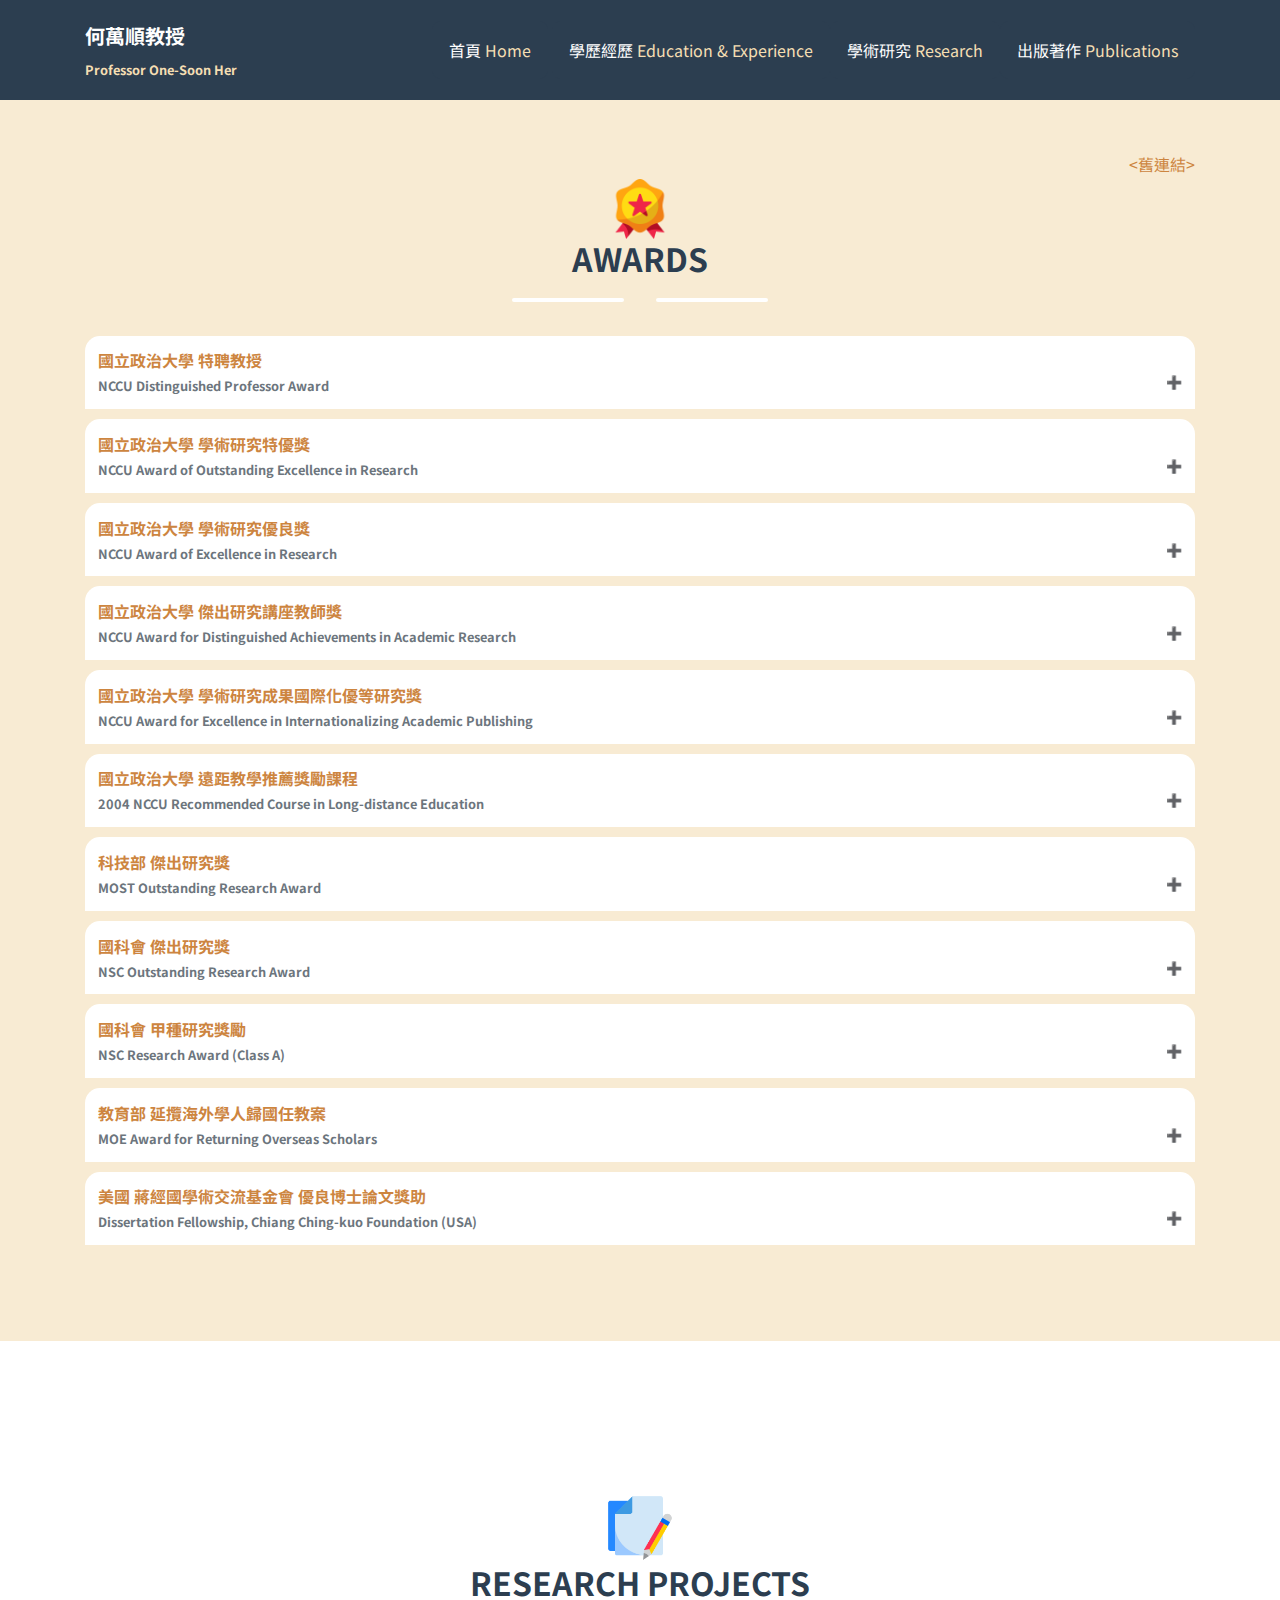
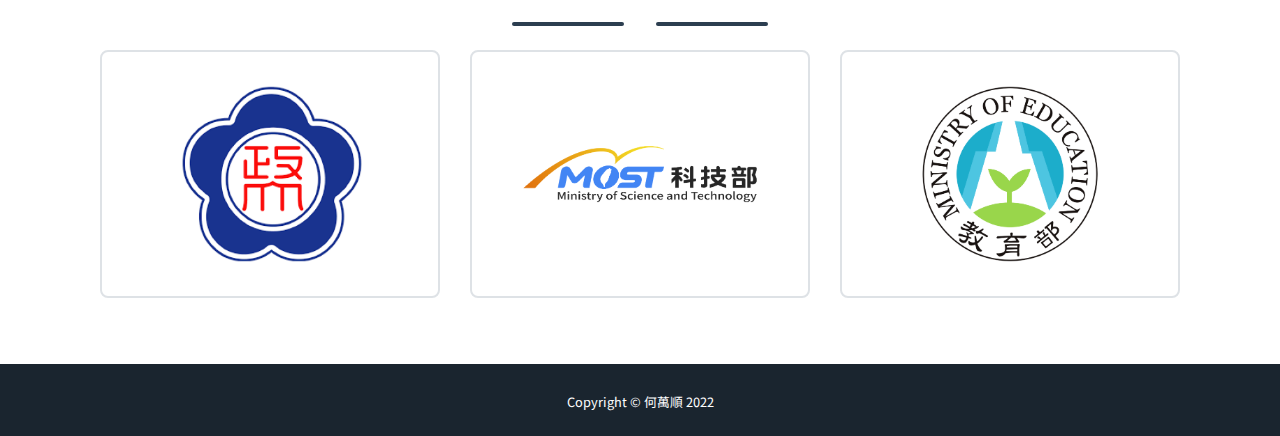
<file: research.html>
<!DOCTYPE html>
<html lang="cn">

<head>

    <meta charset="utf-8">
    <meta name="viewport" content="width=device-width, initial-scale=1, shrink-to-fit=no">
    <meta name="description" content="何萬順教授個人網頁">
    <meta name="author" content="何萬順">
    <!-- Global site tag (gtag.js) - Google Analytics -->
    <script async src="https://www.googletagmanager.com/gtag/js?id=UA-175821165-1"></script>
    <script>
        window.dataLayer = window.dataLayer || [];
        function gtag() { dataLayer.push(arguments); }
        gtag('js', new Date());

        gtag('config', 'UA-175821165-1');
    </script>

    <title>何萬順教授個人網頁</title>

    <!-- Custom fonts for this theme -->
    <link href="https://fonts.googleapis.com/css?family=Noto+Sans+TC" rel="stylesheet">

    <!-- Theme CSS -->
    <link href="css/main.css" rel="stylesheet">

</head>

<body id="page-top">
    <!-- Navigation -->
    <nav class="navbar navbar-expand-lg bg-secondary fixed-top" id="mainNav">
        <div class="container">
            <div>
                <a class="navbar-brand js-scroll-trigger" href="index.html">何萬順教授</a>
                <a class="navbar-subBrand" href="index.html">Professor One-Soon Her</a>
            </div>

            <button
                class="navbar-toggler navbar-toggler-left text-uppercase font-weight-bold bg-primary text-black rounded"
                type="button" data-toggle="collapse" data-target="#navbarResponsive" aria-controls="navbarResponsive"
                aria-expanded="false" aria-label="Toggle navigation">
                <!-- Menu pic -->
                <img class="menuPic" src="img/menu.png" width="25" height="25" alt="Menu">
                <i class="fas fa-bars"></i>
            </button>
            <div class="collapse navbar-collapse" id="navbarResponsive">
                <ul class="navbar-nav ml-auto">
                    <!-- Home page -->
                    <li class="nav-item mx-0 mx-lg-1">
                        <a class="btn btn-secondary py-3 px-0 px-lg-3 rounded js-scroll-trigger" href="index.html">首頁
                            <span class="nav-barEn">Home</span>
                        </a>
                    </li>
                    <!-- Education & Experience -->
                    <li>
                        <a class="btn btn-secondary py-3 px-0 px-lg-3 rounded js-scroll-trigger"
                            href="experience.html">學歷經歷
                            <span class="nav-barEn">Education & Experience</span>
                        </a>
                    </li>
                    <!-- Research -->
                    <li>
                        <a class="btn btn-secondary py-3 px-0 px-lg-3 rounded js-scroll-trigger"
                            href="research.html">學術研究
                            <span class="nav-barEn">Research</span>
                        </a>
                    </li>

                    <!-- Publications -->
                    <li>
                        <a class="btn btn-secondary py-3 px-0 px-lg-3 rounded js-scroll-trigger"
                            href="publications.html">出版著作
                            <span class="nav-barEn">Publications</span>
                        </a>
                    </li>
                </ul>
            </div>
        </div>
    </nav>

    <!-- Awards -->
    <header class="masthead bg-primary text-secondary text-center">
        <div class="container d-flex  flex-column " id="main">
            <a class="card-title text-right" target="_blank" href="http://www3.nccu.edu.tw/~osh/b.html">
                <舊連結>
            </a>
            <!-- Awards Icon  -->
            <div class="align-items-center">
                <img class="pic" src="img/awards.png" width="60" height="60" alt="awards">
                <!-- Awards Title  -->
                <h2 class="page-section-heading text-center text-uppercase text-secondary mb-0">Awards</h2>
            </div>

            <!-- Icon Divider -->
            <div class="divider-custom divider-light align-items-center">
                <div class="divider-custom-line"></div>
                <div class="divider-custom-icon">
                    <i class="fas fa-star"></i>
                </div>
                <div class="divider-custom-line"></div>
            </div>
            <div class="text-left">
                <!-- 特聘教授 -->
                <button class="accordion">國立政治大學 特聘教授 <br>
                    <span class="eg-awards">NCCU Distinguished Professor Award <span></button>
                <div class="panel">
                    <br>
                    <h7 class="awards-subtitle">一〇八年 國立政治大學 特聘教授</h7>
                    <p class="eg-awards">2019 NCCU Distinguished Professor Award</p>
                    <h7 class="awards-subtitle">一〇七年 國立政治大學 特聘教授</h7>
                    <p class="eg-awards">2018 NCCU Distinguished Professor Award</p>
                    <h7 class="awards-subtitle">一〇六年 國立政治大學 特聘教授</h7>
                    <p class="eg-awards">2017 NCCU Distinguished Professor Award</p>
                    <h7 class="awards-subtitle">一〇五年 國立政治大學 特聘教授</h7>
                    <p class="eg-awards">2016 NCCU Distinguished Professor Award</p>
                    <h7 class="awards-subtitle">一〇四年 國立政治大學 特聘教授</h7>
                    <p class="eg-awards">2015 NCCU Distinguished Professor Award</p>
                    <h7 class="awards-subtitle">一〇三年 國立政治大學 特聘教授</h7>
                    <p class="eg-awards">2014 NCCU Distinguished Professor Award</p>
                    <h7 class="awards-subtitle">一〇二年 國立政治大學 特聘教授</h7>
                    <p class="eg-awards">2013 NCCU Distinguished Professor Award</p>
                    <h7 class="awards-subtitle">一〇一年 國立政治大學 特聘教授</h7>
                    <p class="eg-awards">2012 NCCU Distinguished Professor Award</p>
                    <h7 class="awards-subtitle">一〇〇年 國立政治大學 特聘教授</h7>
                    <p class="eg-awards">2011 NCCU Distinguished Professor Award</p>
                    <h7 class="awards-subtitle">九十九年 國立政治大學 特聘教授</h7>
                    <p class="eg-awards">2010 NCCU Distinguished Professor Award</p>
                    <h7 class="awards-subtitle">九十八年 國立政治大學 特聘教授</h7>
                    <p class="eg-awards">2009 NCCU Distinguished Professor Award</p>
                    <h7 class="awards-subtitle">九十七年 國立政治大學 特聘教授</h7>
                    <p class="eg-awards">2008 NCCU Distinguished Professor Award</p>
                    <br>
                </div>

                <!-- 研究特優 -->
                <button class="accordion">國立政治大學 學術研究特優獎 <br>
                    <span class="eg-awards">NCCU Award of Outstanding Excellence in Research <span></button>
                <div class="panel">
                    <br>
                    <h7 class="awards-subtitle">一Ｏ二年 國立政治大學 學術研究特優獎</h7>
                    <p class="eg-awards">2013 NCCU Award of Outstanding Excellence in Research</p>
                    <h7 class="awards-subtitle">九十八年 國立政治大學 學術研究特優獎</h7>
                    <p class="eg-awards">2010 NCCU Award of Outstanding Excellence in Research</p>
                    <br>
                </div>

                <!-- 研究優良 -->
                <button class="accordion">國立政治大學 學術研究優良獎 <br>
                    <span class="eg-awards">NCCU Award of Excellence in Research <span></button>
                <div class="panel">
                    <br>
                    <h7 class="awards-subtitle">一Ｏ七年 國立政治大學 學術研究優良獎</h7>
                    <p class="eg-awards">2018 NCCU Award of Excellence in Research</p>
                    <h7 class="awards-subtitle">一Ｏ六年 國立政治大學 學術研究優良獎</h7>
                    <p class="eg-awards">2017 NCCU Award of Excellence in Research</p>
                    <h7 class="awards-subtitle">一Ｏ五年 國立政治大學 學術研究優良獎</h7>
                    <p class="eg-awards">2016 NCCU Award of Excellence in Research</p>
                    <h7 class="awards-subtitle">一Ｏ三年 國立政治大學 學術研究優良獎</h7>
                    <p class="eg-awards">2014 NCCU Award of Excellence in Research</p>
                    <h7 class="awards-subtitle">一Ｏ一年 國立政治大學 學術研究優良獎</h7>
                    <p class="eg-awards">2012 NCCU Award of Excellence in Research</p>
                    <h7 class="awards-subtitle">九十九年 國立政治大學 學術研究優良獎</h7>
                    <p class="eg-awards">2010 NCCU Award of Excellence in Research</p>
                    <h7 class="awards-subtitle">九十七年 國立政治大學 學術研究優良獎</h7>
                    <p class="eg-awards">2008 NCCU Award of Excellence in Research</p>
                    <br>
                </div>

                <!-- 政大 傑出研究獎座教師 -->
                <button class="accordion">國立政治大學 傑出研究講座教師獎 <br>
                    <span class="eg-awards">NCCU Award for Distinguished Achievements in Academic Research
                        <span></button>
                <div class="panel">
                    <br>
                    <h7 class="awards-subtitle">九十五年 國立政治大學 傑出研究講座教師獎</h7>
                    <p class="eg-awards">2006 NCCU Award for Distinguished Achievements in Academic Research</p>
                    <h7 class="awards-subtitle">九十四年 國立政治大學 傑出研究講座教師獎</h7>
                    <p class="eg-awards">2005 NCCU Award for Distinguished Achievements in Academic Research</p>
                    <br>
                </div>

                <!-- 學術研究成果國際化 -->
                <button class="accordion">國立政治大學 學術研究成果國際化優等研究獎 <br>
                    <span class="eg-awards">NCCU Award for Excellence in Internationalizing Academic Publishing
                        <span></button>
                <div class="panel">
                    <br>
                    <h7 class="awards-subtitle">九十四年 國立政治大學 學術研究成果國際化優等研究獎</h7>
                    <p class="eg-awards">2005 NCCU Award for Excellence in Internationalizing Academic Publishing</p>
                    <h7 class="awards-subtitle">九十一年 國立政治大學 學術研究成果國際化優等研究獎</h7>
                    <p class="eg-awards">2003 NCCU Award for Excellence in Internationalizing Academic Publishing</p>
                    <br>
                </div>

                <!-- 政大 遠距教學 -->
                <button class="accordion">國立政治大學 遠距教學推薦獎勵課程 <br>
                    <span class="eg-awards">2004 NCCU Recommended Course in Long-distance Education <span></button>
                <div class="panel">
                    <br>
                    <h7 class="awards-subtitle">九十三年 國立政治大學 遠距教學推薦獎勵課程</h7>
                    <p class="eg-awards">2004 NCCU Recommended Course in Long-distance Education</p>
                    <br>
                </div>

                <!-- 科技部 傑出研究 -->
                <button class="accordion">科技部 傑出研究獎 <br>
                    <span class="eg-awards">MOST Outstanding Research Award <span></button>
                <div class="panel">
                    <br>
                    <h7 class="awards-subtitle">一Ｏ三年 科技部 傑出研究獎</h7>
                    <p class="eg-awards">2014 MOST Outstanding Research Award</p>
                    <br>
                </div>

                <!-- 國科會 傑出研究 -->
                <button class="accordion">國科會 傑出研究獎 <br>
                    <span class="eg-awards">NSC Outstanding Research Award <span></button>
                <div class="panel">
                    <br>
                    <h7 class="awards-subtitle">九十九年 國科會 傑出研究獎</h7>
                    <p class="eg-awards">2010 NSC Outstanding Research Award</p>
                    <br>
                </div>

                <!-- 國科會甲種獎勵 -->
                <button class="accordion">國科會 甲種研究獎勵 <br>
                    <span class="eg-awards">NSC Research Award (Class A) <span></button>
                <div class="panel">
                    <br>
                    <h7 class="awards-subtitle">八十九年 國科會 甲種研究獎勵</h7>
                    <p class="eg-awards">2000 NSC Research Award (Class A)</p>
                    <h7 class="awards-subtitle">八十七年 國科會 甲種研究獎勵</h7>
                    <p class="eg-awards">1998 NSC Research Award (Class A)</p>
                    <h7 class="awards-subtitle">八十六年 國科會 甲種研究獎勵</h7>
                    <p class="eg-awards">1997 NSC Research Award (Class A)</p>
                    <h7 class="awards-subtitle">八十四年 國科會 甲種研究獎勵</h7>
                    <p class="eg-awards">1995 NSC Research Award (Class A)</p>
                    <h7 class="awards-subtitle">八十三年 國科會 甲種研究獎勵</h7>
                    <p class="eg-awards">1994 NSC Research Award (Class A)</p>
                    <br>
                </div>

                <!-- 教育部延攬海外學人歸國 -->
                <button class="accordion">教育部 延攬海外學人歸國任教案 <br>
                    <span class="eg-awards">MOE Award for Returning Overseas Scholars <span></button>
                <div class="panel">
                    <br>
                    <h7 class="awards-subtitle">八十二年 教育部 延攬海外學人歸國任教案</h7>
                    <p class="eg-awards">1993 MOE Award for Returning Overseas Scholars</p>
                    <h7 class="awards-subtitle">八十一年 教育部 延攬海外學人歸國任教案</h7>
                    <p class="eg-awards">1992 MOE Award for Returning Overseas Scholars</p>
                    <br>
                </div>

                <!-- 蔣經國學術交流基金會 優良博士論文 -->
                <button class="accordion">美國 蔣經國學術交流基金會 優良博士論文獎助 <br>
                    <span class="eg-awards">Dissertation Fellowship, Chiang Ching-kuo Foundation (USA) <span></button>
                <div class="panel">
                    <br>
                    <h7 class="awards-subtitle">七十九年 美國 蔣經國學術交流基金會 優良博士論文獎助</h7>
                    <p class="eg-awards">1990 Dissertation Fellowship, Chiang Ching-kuo Foundation (USA)</p>
                    <br>
                </div>
            </div>
        </div>
    </header>

    <!-- Research Projects -->
    <section class="masthead about text-center text-secondary" id="current">
        <div class="container d-flex align-items-center flex-column ">

            <!-- Research Projects Icon  -->
            <div>
                <img class="pic" src="img/research.png" width="70" height="70" alt="research">
                <!-- Research Projects Title  -->
                <h2 class="text-center text-uppercase text-secondary mb-0">Research Projects</h2>
            </div>

            <!-- Icon Divider -->
            <div class="divider-custom">
                <div class="divider-custom-line"></div>
                <div class="divider-custom-icon">
                    <i class="fas fa-star"></i>
                </div>
                <div class="divider-custom-line"></div>

            </div>

            <!-- Research projects Grid Items -->
            <div class="row">

                <!-- Research projects Item 1 -->
                <div class="col-md-6 col-lg-4">
                    <div class="portfolio-item mx-auto" data-toggle="modal" data-target="#portfolioModal1">
                        <div
                            class="portfolio-item-caption d-flex align-items-center justify-content-center h-100 w-100 container-research">
                            <div class="portfolio-item-caption-content text-center text-white">
                                <i class="fas fa-plus fa-3x"></i>
                                <img class="img-fluid img-thumbnail rounded image" src="img/NCCU.png" alt="">
                                <div class="middle">
                                    <div class="text">MORE</div>
                                </div>
                            </div>
                        </div>

                    </div>
                </div>

                <!-- Research projects Item 2 -->
                <div class="col-md-6 col-lg-4">
                    <div class="portfolio-item mx-auto" data-toggle="modal" data-target="#portfolioModal2">
                        <div
                            class="portfolio-item-caption d-flex align-items-center justify-content-center h-100 w-100 container-research">
                            <div class="portfolio-item-caption-content text-center text-white">
                                <i class="fas fa-plus fa-3x"></i>
                                <img class="img-fluid img-thumbnail rounded image" src="img/MOST.png" alt=" ">
                                <div class="middle">
                                    <div class="text">MORE</div>
                                </div>
                            </div>
                        </div>
                    </div>
                </div>

                <!-- Research projects Item 3 -->
                <div class="col-md-6 col-lg-4">
                    <div class="portfolio-item mx-auto" data-toggle="modal" data-target="#portfolioModal3">
                        <div
                            class="portfolio-item-caption d-flex align-items-center justify-content-center h-100 w-100 container-research">
                            <div class="portfolio-item-caption-content text-center text-white">
                                <i class="fas fa-plus fa-3x"></i>
                                <img class="img-fluid img-thumbnail rounded image" src="img/ME.png" alt="">
                                <div class="middle">
                                    <div class="text">MORE</div>
                                </div>
                            </div>
                        </div>
                    </div>
                </div>

            </div>
        </div>
    </section>
    <!-- Research projects Modals -->

    <!-- Research projects Modal 1 -->
    <div class="portfolio-modal modal fade" id="portfolioModal1" tabindex="-1" role="dialog"
        aria-labelledby="portfolioModal1Label" aria-hidden="true">
        <div class="modal-dialog modal-xl" role="document">
            <div class="modal-content">
                <span class="close" data-dismiss="modal">&times;</span>
                <div class="modal-body  ">
                    <div class="container">
                        <div class="row justify-content-center">
                            <div class="col-lg-12">

                                <!-- Research projects Modal - Title -->
                                <h2 class="portfolio-modal-title text-secondary text-uppercase mb-0 text-center">
                                    National Cheng-chi University</h2>
                                <!-- Icon Divider -->
                                <div class="divider-custom">
                                    <div class="divider-custom-line"></div>
                                    <div class="divider-custom-line"></div>
                                </div>
                                <!-- Research projects Modal - Text -->
                                <div class"text-left">
                                    <h5 class="ResearchProject-title">國立政治大學校務發展研究計畫 <span>NCCU Research Project </span>
                                    </h5>
                                    <h7 class="ResearchProject-subtitle ">108年度：政大學業退學制度適法性之實徵研究</h7>
                                    <p class="eg-ResearchProject ">2019 : An empirical study of the legality of NCCU's
                                        academic dismissal policy</p>
                                    <h7 class="ResearchProject-subtitle ">103-104年度：政大英外語畢業門檻存廢之探討與配套措施之研議</h7>
                                    <p class="eg-ResearchProject ">2014-2015 : On the Abolition of NCCU's English
                                        Benchmark Policy for Graduation and Supporting Measures</p>
                                    <h7 class="ResearchProject-subtitle ">98年度：政大教師與研究員強制參與機構典藏之可行性探討</h7>
                                    <p class="eg-ResearchProject ">2009 : Justifying a Mandate for NCCU Faculty's
                                        Participation in Institute Repository</p>
                                    <h7 class="ResearchProject-subtitle ">98年度：大學英/外語文課程、外語畢業標準檢定辦法與補救課程之通盤檢討</h7>
                                    <p class="eg-ResearchProject ">2009 : A Comprehensive Review of University
                                        English and Other Foreign Language Courses, Graduation Requirementsof
                                        English/Foreign Language Standard Tests, and Remedial Courses</p>
                                    <h7 class="ResearchProject-subtitle ">98年度：政大教師教學評鑑中「教學意見調查表」之研究（共同主持人）</h7>
                                    <p class="eg-ResearchProject ">2009 : A Study of NCCU's Questionnaires for Student
                                        Evaluation of Teaching (Served as a Co-PI)</p>
                                    <h7 class="ResearchProject-subtitle ">97年度：建立外語學院教師論文著作全文上網</h7>
                                    <p class="eg-ResearchProject ">2008 : A Self-archiving Campaign in the College of
                                        Foreign Languages</p>
                                    <h7 class="ResearchProject-subtitle ">96年度：發展提升外語學院研究質與量的有效作為</h7>
                                    <p class="eg-ResearchProject ">2007 : Effective Measures to Improve the Research
                                        Quality and Output in College Foreign Languages</p>
                                    <h7 class="ResearchProject-subtitle ">103-104年度：政大英外語畢業門檻存廢之探討與配套措施之研議</h7>
                                    <p class="eg-ResearchProject ">2014-2015 : On the Abolition of NCCU's English
                                        Benchmark Policy for Graduation and Supporting Measures</p>
                                    <br>
                                    <h5 class="ResearchProject-title">國立政治大學研究團隊 <span>NCCU Research Team Project
                                        </span></h5>
                                    <h7 class="ResearchProject-subtitle ">98年度：台灣華語：書目、語料庫與教學參考語法</h7>
                                    <p class="eg-ResearchProject ">2009 : Taiwan Mandarin: Bibliography, Corpus, and a
                                        Pedagogical Reference Grammar</p>
                                    <h7 class="ResearchProject-subtitle ">93年度：語誤：音韻、詞彙與句法之整體研究</h7>
                                    <p class="eg-ResearchProject ">2005 : Speech Errors: An Integrated Study from
                                        Phonological, Lexical, and Syntactic Perspectives</p>

                                </div>
                                <div class="text-center">
                                    <button class="btn btn-secondary  ResearchProject-close justify-content-center"
                                        href="#" data-dismiss="modal">Close Window</button>
                                </div>
                            </div>
                        </div>
                    </div>
                </div>
            </div>
        </div>
    </div>

    <!-- Research projects Modal 2 -->
    <div class="portfolio-modal modal fade" id="portfolioModal2" tabindex="-1" role="dialog"
        aria-labelledby="portfolioModal2Label" aria-hidden="true">
        <div class="modal-dialog modal-xl" role="document">
            <div class="modal-content">
                <span class="close" data-dismiss="modal">&times;</span>
                <div class="modal-body ">
                    <div class="container">
                        <div class="row ">
                            <div class="col-lg-12">

                                <!-- Research projects Modal - Title -->
                                <h2 class="portfolio-modal-title text-secondary text-uppercase mb-0 text-center">
                                    Ministry of Science and Technology</h2>
                                <!-- Icon Divider -->
                                <div class="divider-custom">
                                    <div class="divider-custom-line"></div>
                                    <div class="divider-custom-line"></div>
                                </div>

                                <!-- Research projects Modal - Text -->
                                <div class"text-left">
                                    <h5 class="ResearchProject-title">科技部研究計畫 <span>MOST Research Project </span></h5>
                                    <h7 class="ResearchProject-subtitle ">（學術性專書寫作計畫）金玉其外：大學英檢畢業門檻的反思（一年）</h7>
                                    <p class="eg-ResearchProject ">All that Glitters is not Gold: Reflections on
                                        Universities English Exit Requirements</p>
                                    <h7 class="ResearchProject-subtitle ">（特約研究計畫）驗證Greenberg普遍原則20A為絕對普遍原則（三年）</h7>
                                    <p class="eg-ResearchProject ">Verifying Greenberg's Universal 20A as an Absolute
                                        Universal</p>
                                    <h7 class="ResearchProject-subtitle ">106-109年度：世界語言中的分類詞：單一起源假設 (三年)</h7>
                                    <p class="eg-ResearchProject ">2017-2019 : Numeral Classifiers in the World's
                                        Languages: A Single Origin Hypothesis (3 years)</p>
                                    <h7 class="ResearchProject-subtitle ">104-107年度：印歐語系與其他歐洲語言中分類詞與基數詞的類型學研究 (三年)</h7>
                                    <p class="eg-ResearchProject ">2015-2018 : A Typological Study of Numeral Bases and
                                        Numeral Classifiers in Indo-European and Other European Languages (3 years)</p>
                                    <h7 class="ResearchProject-subtitle ">103-106年度：漢語分類詞與量詞的分與合：探究其內在之認知機制與神經關連性 (三年)
                                    </h7>
                                    <p class="eg-ResearchProject ">2014-2017 : The Cognitive Mechanism and Neural
                                        Correlates Underlying the Convergence and Divergence of Chinese Numeral
                                        Classifiers and Measure Words (3 years)</p>
                                    <h7 class="ResearchProject-subtitle ">103-105年度：科技部研究計畫（百人拓荒）：世界分類詞語言單一起源假設 (二年)
                                    </h7>
                                    <p class="eg-ResearchProject ">2014-2016 MOST Research Project (A Hundred Pioneers
                                        Project): The Single Origin Hypothesis for the World’s Numeral Classifier
                                        Languages (2 years)</p>
                                    <h7 class="ResearchProject-subtitle ">102-104年度：語言學門規劃硏究推動計畫 (三年)</h7>
                                    <p class="eg-ResearchProject ">2013-2015 : Research Project on the Planning and
                                        Promotion for the Linguistics Division (3 years)</p>
                                    <br>
                                    <h5 class="ResearchProject-title">國科會研究計畫 <span>NSC Research Project </span></h5>
                                    <h7 class="ResearchProject-subtitle ">
                                        101-104年度延攬科技人才及兩岸科技交流(延攬博士後研究人才)計畫：世界語言中數詞與分類詞詞序與結構的類型學研究 (補助專任博士後研究員一名) (三年)
                                    </h7>
                                    <p class="eg-ResearchProject ">2012-2015 NSC Recruitment Plan of Post-doc
                                        Researchers : Numerals and Classifiers: A Typological Study of Word Orders and
                                        Structures in the World's Languages (Sponsored a full-time post-doc
                                        researcher) (3 years)</p>
                                    <h7 class="ResearchProject-subtitle ">101-104年度：世界語言中數詞與分類詞詞序與結構的類型學研究 (三年)</h7>
                                    <p class="eg-ResearchProject ">2012-2015 : Numerals and Classifiers: A Typological
                                        Study of Word Orders and Structures in the World's Languages (3 years)</p>
                                    <h7 class="ResearchProject-subtitle ">99-101年度：台灣華語中的分類詞：書目、語料庫與詞彙功能語法分析 (二年)</h7>
                                    <p class="eg-ResearchProject ">2010-2012 : Clasifiers in Taiwan Mandarin:
                                        Bibliography, Corpus, and LFG Analysis (2 years)</p>
                                    <h7 class="ResearchProject-subtitle ">98年度：台灣華語中的被字句與把字句：語料庫、書目、與詞彙功能語法分析 (2/2)</h7>
                                    <p class="eg-ResearchProject ">2009 : Bei and Ba Constructions in Taiwan Mandarin:
                                        Corpus, Bibliography, and LFG Analysis (2/2)</p>
                                    <h7 class="ResearchProject-subtitle ">97年度：台灣華語中的被字句與把字句：語料庫、書目、與詞彙功能語法分析（1/2）</h7>
                                    <p class="eg-ResearchProject ">2008 : Bei and Ba Constructions in Taiwan Mandarin:
                                        Corpus,Bibliography, and LFG Analysis (1/2)</p>
                                    <h7 class="ResearchProject-subtitle ">96年度：漢語動結結構的詞彙映照分析</h7>
                                    <p class="eg-ResearchProject ">2007 : A lexical mapping approach to Mandarin VR
                                        compound verbs</p>
                                    <h7 class="ResearchProject-subtitle ">95年度：普遍語法中施事賓語的連結問題：漢語及達悟語中的證據</h7>
                                    <p class="eg-ResearchProject ">2006 : The linking problem of agentive objects in UG:
                                        Evidence from Mandarin and Tao</p>
                                    <h7 class="ResearchProject-subtitle ">94年度：漢語動詞次分類之再探與LFG機器翻譯系統中之實踐</h7>
                                    <p class="eg-ResearchProject ">2005 : A revised Mandarin verb subcategorization
                                        scheme and its implementation in an LFG-based machine translation system</p>
                                    <h7 class="ResearchProject-subtitle ">93年度：優選詞彙映照理論與英語漢語論旨角色與語法功能之連結（2/2）</h7>
                                    <p class="eg-ResearchProject ">2004 : Optimality-Theoretic Lexical Mapping Theory
                                        and Argument-Function Linking in Chinese and English (2/2)</p>
                                    <h7 class="ResearchProject-subtitle ">92年度：優選詞彙映照理論與英語漢語論旨角色與語法功能之連結（1/2）</h7>
                                    <p class="eg-ResearchProject ">2003 : Optimality-Theoretic Lexical Mapping Theory
                                        and Argument-Function Linking in Chinese and English (1/2)</p>
                                    <h7 class="ResearchProject-subtitle ">91年度：漢語中的論旨結構與功能轉換</h7>
                                    <p class="eg-ResearchProject ">2002 : Argument structure and function-changing rules
                                        in Mandarin Chinese</p>
                                    <h7 class="ResearchProject-subtitle ">88年度：熟語的分類及語法表現</h7>
                                    <p class="eg-ResearchProject ">1999 : Syntactic representation and the
                                        classification of idioms</p>
                                    <h7 class="ResearchProject-subtitle ">85年度：句法與詞匯的互動: 漢語動賓結構的變化</h7>
                                    <p class="eg-ResearchProject ">1996 : Interaction between syntax and lexicon:
                                        Variation of the VO construction</p>

                                </div>
                                <div class="text-center">
                                    <button class="btn btn-secondary  ResearchProject-close justify-content-center"
                                        href="#" data-dismiss="modal">Close Window</button>
                                </div>
                            </div>
                        </div>
                    </div>
                </div>
            </div>
        </div>
    </div>

    <!-- Research projects Modal 3 -->
    <div class="portfolio-modal modal fade" id="portfolioModal3" tabindex="-1" role="dialog"
        aria-labelledby="portfolioModal3Label" aria-hidden="true">
        <div class="modal-dialog modal-xl" role="document">
            <div class="modal-content">
                <span class="close" data-dismiss="modal">&times;</span>
                <div class="modal-body ">
                    <div class="container">
                        <div class="row ">
                            <div class="col-lg-12">

                                <!-- Research projects Modal - Title -->
                                <h2 class="portfolio-modal-title text-secondary text-uppercase mb-0 text-center">
                                    Ministry of Education</h2>
                                <!-- Icon Divider -->
                                <div class="divider-custom">
                                    <div class="divider-custom-line"></div>
                                    <div class="divider-custom-line"></div>
                                </div>

                                <!-- Research projects Modal - Text -->
                                <div class"text-left">
                                    <h5 class="ResearchProject-title ">教育部研究計畫 <span>MOE Research Project </span></h5>
                                    <h7 class="ResearchProject-subtitle ">
                                        98年度教育部「大專校院研究人才延攬方案」研究計畫：台灣華語：書目、語料庫與教學參考語法 (補助專任博士後研究員一名)</h7>
                                    <p class="eg-ResearchProject ">2009 MOE Recruitment Plan of Researchers by
                                        Universities and Colleges : Taiwan Mandarin: Bibliography, Corpus, and a
                                        Pedagogical Reference Grammar (Sponsored a full-time post-doc researcher）</p>

                                </div>
                                <div class="text-center">
                                    <button class="btn btn-secondary  ResearchProject-close justify-content-center"
                                        href="#" data-dismiss="modal">Close Window</button>
                                </div>
                            </div>
                        </div>
                    </div>
                </div>
            </div>
        </div>
    </div>

    <!-- Copyright Section -->
    <section class="copyright py-4 text-center text-white">
        <div class="container">
            <small>Copyright &copy; 何萬順 2022</small>
        </div>
    </section>

    <!-- Scroll to Top Button (Only visible on small and extra-small screen sizes) -->
    <div class="scroll-to-top  position-fixed ">
        <a class="js-scroll-trigger d-block text-center text-white rounded" href="#page-top">
            <!-- up pic -->
            <img class="upPic" src="img/arrow-up.png" width="50" height="50" alt="Up">
        </a>
    </div>

    <!-- Bootstrap core JavaScript -->
    <script src="vendor/jquery/jquery.min.js"></script>
    <script src="vendor/bootstrap/js/bootstrap.bundle.min.js"></script>

    <!-- Plugin JavaScript -->
    <script src="vendor/jquery-easing/jquery.easing.min.js"></script>
    <script src="js/main.js"></script>

</body>

</html>
</file>
<file: css/main.css>
:root {
    --blue: #007bff;
    --indigo: #6610f2;
    --purple: #6f42c1;
    --pink: #e83e8c;
    --red: #dc3545;
    --orange: #fd7e14;
    --yellow: #ffc107;
    --green: #28a745;
    --teal: #f5deb3;
    --cyan: #17a2b8;
    --white: #fff;
    --gray: #6c757d;
    --gray-dark: #343a40;
    --primary: #f5deb3;
    --secondary: #2c3e50;
    --success: #28a745;
    --info: #17a2b8;
    --warning: #ffc107;
    --danger: #dc3545;
    --light: #f8f9fa;
    --dark: #343a40;
    --breakpoint-xs: 0;
    --breakpoint-sm: 576px;
    --breakpoint-md: 768px;
    --breakpoint-lg: 992px;
    --breakpoint-xl: 1200px;
    --font-family: "Noto Sans TC", sans-serif;
    --font-family-monospace: "Noto Sans TC", sans-serif, monospace;
}

*,
*::before,
*::after {
    -webkit-box-sizing: border-box;
    box-sizing: border-box;
}

html {
    font-family: "Noto Sans TC", sans-serif;
    line-height: 1.15;
    -webkit-text-size-adjust: 100%;
    -webkit-tap-highlight-color: rgba(0, 0, 0, 0);
}

article,
aside,
figcaption,
figure,
footer,
header,
hgroup,
main,
nav,
section {
    display: block;
}

body {
    margin: 0;
    font-family: "Noto Sans TC", sans-serif;
    font-size: 1rem;
    font-weight: 400;
    line-height: 1.5;
    color: #212529;
    text-align: left;
    background-color: #fff;
}

[tabindex="-1"]:focus {
    outline: 0 !important;
}

hr {
    -webkit-box-sizing: content-box;
    box-sizing: content-box;
    height: 0;
    overflow: visible;
}

h1,
h2,
h3,
h4,
h5,
h6 {
    margin-top: 0;
    margin-bottom: 0.5rem;
}

p {
    margin-top: 0;
    margin-bottom: 0;
}

.awards-title {
    margin-top: 0.8rem;
    color: #cd853f;
}

.awards-subtitle {
    /*font-size: 0.8rem;*/
    line-height: 1rem;
    margin-bottom: -0.5rem;
}

.eg-awards {
    margin-top: -0.2rem;
    color: #6c757d;
    font-size: 0.8rem;
}

/* Style the buttons that are used to open and close the accordion panel */

.accordion {
    font-size: 1rem;
    background-color: #fff;
    color: #cd853f;
    font-weight: bold;
    cursor: pointer;
    padding: 0.8rem;
    width: 100%;
    text-align: left;
    border: none;
    outline: none;
    transition: 0.4s;
    border-radius: 15px 15px 0 0;
    margin-top: 10px;
}

.accordion:after {
    content: "\02795";
    /* Unicode character for "plus" sign (+) */
    font-size: 13px;
    color: #2c3e50;
    float: right;
    margin-left: 5px;
}

.active:after {
    content: "\2796";
    color: #2c3e50;
    /* Unicode character for "minus" sign (-) */
}

/* Add a background color to the button if it is clicked on (add the .active class with JS), and when you move the mouse over it (hover) */

.active,
.accordion:hover {
    color: #2c3e50;
    background-color: #f3c184;
}

/* Style the accordion panel. Note: hidden by default */

.panel {
    padding: 0 18px;
    background-color: white;
    max-height: 0;
    border-radius: 0 0 15px 15px;
    overflow: hidden;
    transition: max-height 0.2s ease-out;
}

.container-1 {
    width: 100%;
    vertical-align: middle;
    white-space: nowrap;
    position: relative;
    justify-content: center;
}

.container-1 .icon {
    position: absolute;
    top: 50%;
    margin-left: 17px;
    margin-top: 17px;
    z-index: 1;
    color: #4f5b66;
}

.container-1 input#search {
    width: 80%;
    height: 50px;
    background: #f7c143;
    border: none;
    font-size: 10pt;
    float: left;
    color: #63717f;
    padding-left: 1rem;
    padding-right: 1rem;
    -webkit-border-radius: 5px;
    -moz-border-radius: 5px;
    border-radius: 5px;
}

.container-1 input#search::-webkit-input-placeholder {
    color: #65737e;
}

.container-1 input#search:-moz-placeholder {
    /* Firefox 18- */
    color: #65737e;
}

.container-1 input#search::-moz-placeholder {
    /* Firefox 19+ */
    color: #65737e;
}

.container-1 input#search:-ms-input-placeholder {
    color: #65737e;
}

.container-1 input#search:hover,
.container-1 input#search:focus,
.container-1 input#search:active {
    outline: none;
    background: #ffffff;
    -webkit-transition: background 0.55s ease;
    -moz-transition: background 0.55s ease;
    -ms-transition: background 0.55s ease;
    -o-transition: background 0.55s ease;
    transition: background 0.55s ease;
    width: 100%;
    -webkit-transition: width 0.4s ease-in-out;
    transition: width 0.4s ease-in-out;
}

.ResearchProject-title {
    margin-top: 0.8rem;
    color: #cd853f;
}

.ResearchProject-subtitle {
    margin-bottom: -0.3rem;
    line-height: 1.5rem;
}

.eg-ResearchProject {
    margin-top: -0.4rem;
    margin-bottom: 1.2rem;
    color: #6c757d;
    font-size: 0.8rem;
    line-height: 1.5rem;
}

.ResearchProject-close {
    margin-top: 2rem;
}

.panel-title {
    color: #cd853f;
}

abbr[title],
abbr[data-original-title] {
    text-decoration: underline;
    -webkit-text-decoration: underline dotted;
    text-decoration: underline dotted;
    cursor: help;
    border-bottom: 0;
    -webkit-text-decoration-skip-ink: none;
    text-decoration-skip-ink: none;
}

address {
    margin-bottom: 1rem;
    font-style: normal;
    line-height: inherit;
}

ol,
ul,
dl {
    margin-top: 0;
    margin-bottom: 1rem;
}

ol ol,
ul ul,
ol ul,
ul ol {
    margin-bottom: 0;
}

/* timeline*/

.timeline-title {
    margin-top: -0.5rem;
    font-size: 1.2rem;
    font-weight: bold;
    margin-bottom: 0.5rem;
    display: inline-block;
    color: #cd853f;
}

.timeline-link {
    margin-bottom: 0.5rem;
    display: inline-block;
    color: rgb(156, 109, 22);
}

ul.timeline {
    list-style-type: none;
    position: relative;
}

ul.timeline:before {
    content: " ";
    background: #2c3e50;
    display: inline-block;
    position: absolute;
    border-radius: 5rem;
    left: 30px;
    width: 5px;
    height: 100%;
    z-index: 400;
}

ul.timeline > li {
    margin: 20px 0;
    padding-left: 20px;
}

ul.timeline > li:before {
    content: " ";
    background: white;
    display: inline-block;
    position: absolute;
    border-radius: 50%;
    border: 8px solid #cd853f;
    left: 17px;
    width: 30px;
    height: 30px;
    z-index: 400;
}

/* timeline*/

dt {
    font-weight: 700;
}

dd {
    margin-bottom: 0.5rem;
    margin-left: 0;
}

blockquote {
    margin: 0 0 1rem;
}

b,
strong {
    font-weight: bolder;
}

small {
    font-size: 80%;
}

sub,
sup {
    position: relative;
    font-size: 75%;
    line-height: 0;
    vertical-align: baseline;
}

sub {
    bottom: -0.25em;
}

sup {
    top: -0.5em;
}

a {
    color: #f5deb3;
    text-decoration: none;
    background-color: transparent;
}

a:hover {
    color: #117964;
}

a:not([href]):not([tabindex]) {
    color: inherit;
    text-decoration: none;
}

a:not([href]):not([tabindex]):hover,
a:not([href]):not([tabindex]):focus {
    color: inherit;
    text-decoration: none;
}

a:not([href]):not([tabindex]):focus {
    outline: 0;
}

pre,
code,
kbd,
samp {
    font-family: "Noto Sans TC", sans-serif, monospace;
    font-size: 1em;
}

pre {
    margin-top: 0;
    margin-bottom: 1rem;
    overflow: auto;
}

figure {
    margin: 0 0 1rem;
}

img {
    vertical-align: middle;
    border-style: none;
}

svg {
    overflow: hidden;
    vertical-align: middle;
}

table {
    border-collapse: collapse;
}

caption {
    padding-top: 0.75rem;
    padding-bottom: 0.75rem;
    color: #6c757d;
    text-align: left;
    caption-side: bottom;
}

th {
    text-align: inherit;
}

label {
    display: inline-block;
    margin-bottom: 0.5rem;
}

button {
    border-radius: 0;
}

button:focus {
    outline: 1px dotted;
    outline: 5px auto -webkit-focus-ring-color;
}

input,
button,
select,
optgroup,
textarea {
    margin: 0;
    font-family: inherit;
    font-size: inherit;
    line-height: inherit;
}

button,
input {
    overflow: visible;
}

button,
select {
    text-transform: none;
}

select {
    word-wrap: normal;
}

fieldset {
    min-width: 0;
    padding: 0;
    margin: 0;
    border: 0;
}

legend {
    display: block;
    width: 100%;
    max-width: 100%;
    padding: 0;
    margin-bottom: 0.5rem;
    font-size: 1.5rem;
    line-height: inherit;
    color: inherit;
    white-space: normal;
}

progress {
    vertical-align: baseline;
}

[type="number"]::-webkit-inner-spin-button,
[type="number"]::-webkit-outer-spin-button {
    height: auto;
}

[type="search"] {
    outline-offset: -2px;
    -webkit-appearance: none;
}

[type="search"]::-webkit-search-decoration {
    -webkit-appearance: none;
}

::-webkit-file-upload-button {
    font: inherit;
    -webkit-appearance: button;
}

output {
    display: inline-block;
}

summary {
    display: list-item;
    cursor: pointer;
}

template {
    display: none;
}

[hidden] {
    display: none !important;
}

h1,
h2,
h3,
h4,
h5,
h6,
.h1,
.h2,
.h3,
.h4,
.h5,
.h6 {
    margin-bottom: 0.5rem;
    font-family: "Noto Sans TC", sans-serif;
    font-weight: 700;
    line-height: 1.2;
}

h1,
.h1 {
    font-size: 2.5rem;
}

h2,
.h2 {
    font-size: 2rem;
}

h3,
.h3 {
    font-size: 1.75rem;
}

h4,
.h4 {
    font-size: 1.5rem;
}

h5,
.h5 {
    font-size: 1.25rem;
}

h6,
.h6 {
    font-size: 1rem;
}

.lead {
    font-size: 1.25rem;
    font-weight: 300;
}

.display-1 {
    font-size: 6rem;
    font-weight: 300;
    line-height: 1.2;
}

.display-2 {
    font-size: 5.5rem;
    font-weight: 300;
    line-height: 1.2;
}

.display-3 {
    font-size: 4.5rem;
    font-weight: 300;
    line-height: 1.2;
}

.display-4 {
    font-size: 3.5rem;
    font-weight: 300;
    line-height: 1.2;
}

hr {
    margin-top: 1rem;
    margin-bottom: 1rem;
    border: 0;
    border-top: 0.125rem solid rgba(0, 0, 0, 0.1);
}

small,
.small {
    font-size: 80%;
    font-weight: 400;
}

mark,
.mark {
    padding: 0.2em;
    background-color: #fcf8e3;
}

.list-unstyled {
    padding-left: 0;
    list-style: none;
}

.list-inline {
    padding-left: 0;
    list-style: none;
}

.list-inline-item {
    display: inline-block;
}

.list-inline-item:not(:last-child) {
    margin-right: 0.5rem;
}

.initialism {
    font-size: 90%;
    text-transform: uppercase;
}

.img-fluid {
    max-width: 100%;
    height: auto;
}

.overlay {
    position: absolute;
    top: 0;
    bottom: 0;
    left: 0;
    right: 0;
    height: 100%;
    width: 100%;
    opacity: 0;
    transition: 0.5s ease;
    background-color: #008cba;
}

.img-fluid:hover .overlay {
    opacity: 1;
    box-shadow: 0 0 2px 1px rgba(0, 140, 186, 0.5);
}

.text {
    font-size: 20px;
    position: absolute;
    top: 50%;
    left: 50%;
    -webkit-transform: translate(-50%, -50%);
    -ms-transform: translate(-50%, -50%);
    transform: translate(-50%, -50%);
    text-align: center;
}

/* Container needed to position the overlay. Adjust the width as needed */

.publication-icon {
    width: 100%;
    justify-content: space-around;
    padding: 20px;
    box-orient: vertical;
}

.publication-container {
    position: relative;
    width: 100%;
}

/* Make the image to responsive */

.publication-image {
    display: block;
    width: 100%;
    padding: 0.2rem;
    height: auto;
}

/* The overlay effect - lays on top of the container and over the image */

.publication-overlay {
    position: absolute;
    top: 0;
    bottom: 0;
    left: 0;
    right: 0;
    height: 100%;
    background: rgb(255, 255, 255);
    background: rgba(255, 255, 255, 0.5);
    /* Black see-through */
    width: 100%;
    transition: 0.5s ease;
    opacity: 0;
    color: black;
    font-size: 1rem;
    padding: 50% 0;
    text-align: center;
    border-radius: 200px;
}

/* When you mouse over the container, fade in the overlay title */

.publication-container:hover .publication-overlay {
    opacity: 1;
}

.pub_a {
    color: rgb(236, 172, 54);
}

#myInput {
    background-image: url("/css/searchicon.png");
    background-position: 10px 10px;
    background-repeat: no-repeat;
    width: 100%;
    font-size: 16px;
    padding: 12px 20px 12px 40px;
    border: 1px solid #ddd;
    margin-bottom: 12px;
}

#myTable {
    border-collapse: collapse;
    width: 100%;
    border: 1px solid #ddd;
    font-size: 0.8rem;
}

#myTable th,
#myTable td {
    text-align: center;
    padding: 0.5rem;
}

#myTable tr {
    border-bottom: 1px solid #ddd;
}

#myTable tr.header,
#myTable tr:hover {
    background-color: #f1f1f1;
}

#myTable tr.pub-download {
    width: 50px;
    height: 50px;
}

#myTable tr .pub-pub {
    text-align: left;
}

.img-thumbnail {
    padding: 0.25rem;
    background-color: #fff;
    border: 0.125rem solid #dee2e6;
    border-radius: 0.5rem;
    max-width: 100%;
    height: auto;
}

.figure {
    display: inline-block;
}

.figure-img {
    margin-bottom: 0.5rem;
    line-height: 1;
}

.figure-caption {
    font-size: 90%;
    color: #6c757d;
}

code {
    font-size: 87.5%;
    color: #e83e8c;
    word-break: break-word;
}

a > code {
    color: inherit;
}

kbd {
    padding: 0.2rem 0.4rem;
    font-size: 87.5%;
    color: #fff;
    background-color: #212529;
    border-radius: 0.25rem;
}

kbd kbd {
    padding: 0;
    font-size: 100%;
    font-weight: 700;
}

pre {
    display: block;
    font-size: 87.5%;
    color: #212529;
}

pre code {
    font-size: inherit;
    color: inherit;
    word-break: normal;
}

.pre-scrollable {
    max-height: 340px;
    overflow-y: scroll;
}

.container {
    width: 100%;
    padding-right: 15px;
    padding-left: 15px;
    margin-right: auto;
    margin-left: auto;
}

@media (min-width: 576px) {
    .container {
        max-width: 540px;
    }
}

@media (min-width: 768px) {
    .container {
        max-width: 720px;
    }
}

@media (min-width: 992px) {
    .container {
        max-width: 960px;
    }
}

@media (min-width: 1200px) {
    .container {
        max-width: 1140px;
    }
}

.container-fluid {
    width: 100%;
    padding-right: 15px;
    padding-left: 15px;
    margin-right: auto;
    margin-left: auto;
}

.row {
    display: -webkit-box;
    display: -ms-flexbox;
    display: flex;
    -ms-flex-wrap: wrap;
    flex-wrap: wrap;
    margin-right: auto;
    margin-left: auto;
}

.no-gutters {
    margin-right: 0;
    margin-left: 0;
}

.no-gutters > .col,
.no-gutters > [class*="col-"] {
    padding-right: 0;
    padding-left: 0;
}

.col-1,
.col-2,
.col-3,
.col-4,
.col-5,
.col-6,
.col-7,
.col-8,
.col-9,
.col-10,
.col-11,
.col-12,
.col,
.col-auto,
.col-sm-1,
.col-sm-2,
.col-sm-3,
.col-sm-4,
.col-sm-5,
.col-sm-6,
.col-sm-7,
.col-sm-8,
.col-sm-9,
.col-sm-10,
.col-sm-11,
.col-sm-12,
.col-sm,
.col-sm-auto,
.col-md-1,
.col-md-2,
.col-md-3,
.col-md-4,
.col-md-5,
.col-md-6,
.col-md-7,
.col-md-8,
.col-md-9,
.col-md-10,
.col-md-11,
.col-md-12,
.col-md,
.col-md-auto,
.col-lg-1,
.col-lg-2,
.col-lg-3,
.col-lg-4,
.col-lg-5,
.col-lg-6,
.col-lg-7,
.col-lg-8,
.col-lg-9,
.col-lg-10,
.col-lg-11,
.col-lg-12,
.col-lg,
.col-lg-auto,
.col-xl-1,
.col-xl-2,
.col-xl-3,
.col-xl-4,
.col-xl-5,
.col-xl-6,
.col-xl-7,
.col-xl-8,
.col-xl-9,
.col-xl-10,
.col-xl-11,
.col-xl-12,
.col-xl,
.col-xl-auto {
    position: relative;
    width: 100%;
    padding-right: 15px;
    padding-left: 15px;
}

.col {
    -ms-flex-preferred-size: 0;
    flex-basis: 0;
    -webkit-box-flex: 1;
    -ms-flex-positive: 1;
    flex-grow: 1;
    max-width: 100%;
}

.col-auto {
    -webkit-box-flex: 0;
    -ms-flex: 0 0 auto;
    flex: 0 0 auto;
    width: auto;
    max-width: 100%;
}

.col-1 {
    -webkit-box-flex: 0;
    -ms-flex: 0 0 8.33333%;
    flex: 0 0 8.33333%;
    max-width: 8.33333%;
}

.col-2 {
    -webkit-box-flex: 0;
    -ms-flex: 0 0 16.66667%;
    flex: 0 0 16.66667%;
    max-width: 16.66667%;
}

.col-3 {
    -webkit-box-flex: 0;
    -ms-flex: 0 0 25%;
    flex: 0 0 25%;
    max-width: 25%;
}

.col-4 {
    -webkit-box-flex: 0;
    -ms-flex: 0 0 33.33333%;
    flex: 0 0 33.33333%;
    max-width: 33.33333%;
}

.col-5 {
    -webkit-box-flex: 0;
    -ms-flex: 0 0 41.66667%;
    flex: 0 0 41.66667%;
    max-width: 41.66667%;
}

.col-6 {
    -webkit-box-flex: 0;
    -ms-flex: 0 0 50%;
    flex: 0 0 50%;
    max-width: 50%;
}

.col-7 {
    -webkit-box-flex: 0;
    -ms-flex: 0 0 58.33333%;
    flex: 0 0 58.33333%;
    max-width: 58.33333%;
}

.col-8 {
    -webkit-box-flex: 0;
    -ms-flex: 0 0 66.66667%;
    flex: 0 0 66.66667%;
    max-width: 66.66667%;
}

.col-9 {
    -webkit-box-flex: 0;
    -ms-flex: 0 0 75%;
    flex: 0 0 75%;
    max-width: 75%;
}

.col-10 {
    -webkit-box-flex: 0;
    -ms-flex: 0 0 83.33333%;
    flex: 0 0 83.33333%;
    max-width: 83.33333%;
}

.col-11 {
    -webkit-box-flex: 0;
    -ms-flex: 0 0 91.66667%;
    flex: 0 0 91.66667%;
    max-width: 91.66667%;
}

.col-12 {
    -webkit-box-flex: 0;
    -ms-flex: 0 0 100%;
    flex: 0 0 100%;
    max-width: 100%;
}

.order-first {
    -webkit-box-ordinal-group: 0;
    -ms-flex-order: -1;
    order: -1;
}

.order-last {
    -webkit-box-ordinal-group: 14;
    -ms-flex-order: 13;
    order: 13;
}

.order-0 {
    -webkit-box-ordinal-group: 1;
    -ms-flex-order: 0;
    order: 0;
}

.order-1 {
    -webkit-box-ordinal-group: 2;
    -ms-flex-order: 1;
    order: 1;
}

.order-2 {
    -webkit-box-ordinal-group: 3;
    -ms-flex-order: 2;
    order: 2;
}

.order-3 {
    -webkit-box-ordinal-group: 4;
    -ms-flex-order: 3;
    order: 3;
}

.order-4 {
    -webkit-box-ordinal-group: 5;
    -ms-flex-order: 4;
    order: 4;
}

.order-5 {
    -webkit-box-ordinal-group: 6;
    -ms-flex-order: 5;
    order: 5;
}

.order-6 {
    -webkit-box-ordinal-group: 7;
    -ms-flex-order: 6;
    order: 6;
}

.order-7 {
    -webkit-box-ordinal-group: 8;
    -ms-flex-order: 7;
    order: 7;
}

.order-8 {
    -webkit-box-ordinal-group: 9;
    -ms-flex-order: 8;
    order: 8;
}

.order-9 {
    -webkit-box-ordinal-group: 10;
    -ms-flex-order: 9;
    order: 9;
}

.order-10 {
    -webkit-box-ordinal-group: 11;
    -ms-flex-order: 10;
    order: 10;
}

.order-11 {
    -webkit-box-ordinal-group: 12;
    -ms-flex-order: 11;
    order: 11;
}

.order-12 {
    -webkit-box-ordinal-group: 13;
    -ms-flex-order: 12;
    order: 12;
}

.offset-1 {
    margin-left: 8.33333%;
}

.offset-2 {
    margin-left: 16.66667%;
}

.offset-3 {
    margin-left: 25%;
}

.offset-4 {
    margin-left: 33.33333%;
}

.offset-5 {
    margin-left: 41.66667%;
}

.offset-6 {
    margin-left: 50%;
}

.offset-7 {
    margin-left: 58.33333%;
}

.offset-8 {
    margin-left: 66.66667%;
}

.offset-9 {
    margin-left: 75%;
}

.offset-10 {
    margin-left: 83.33333%;
}

.offset-11 {
    margin-left: 91.66667%;
}

@media (min-width: 576px) {
    .col-sm {
        -ms-flex-preferred-size: 0;
        flex-basis: 0;
        -webkit-box-flex: 1;
        -ms-flex-positive: 1;
        flex-grow: 1;
        max-width: 100%;
    }
    .col-sm-auto {
        -webkit-box-flex: 0;
        -ms-flex: 0 0 auto;
        flex: 0 0 auto;
        width: auto;
        max-width: 100%;
    }
    .col-sm-1 {
        -webkit-box-flex: 0;
        -ms-flex: 0 0 8.33333%;
        flex: 0 0 8.33333%;
        max-width: 8.33333%;
    }
    .col-sm-2 {
        -webkit-box-flex: 0;
        -ms-flex: 0 0 16.66667%;
        flex: 0 0 16.66667%;
        max-width: 16.66667%;
    }
    .col-sm-3 {
        -webkit-box-flex: 0;
        -ms-flex: 0 0 25%;
        flex: 0 0 25%;
        max-width: 25%;
    }
    .col-sm-4 {
        -webkit-box-flex: 0;
        -ms-flex: 0 0 33.33333%;
        flex: 0 0 33.33333%;
        max-width: 33.33333%;
    }
    .col-sm-5 {
        -webkit-box-flex: 0;
        -ms-flex: 0 0 41.66667%;
        flex: 0 0 41.66667%;
        max-width: 41.66667%;
    }
    .col-sm-6 {
        -webkit-box-flex: 0;
        -ms-flex: 0 0 50%;
        flex: 0 0 50%;
        max-width: 50%;
    }
    .col-sm-7 {
        -webkit-box-flex: 0;
        -ms-flex: 0 0 58.33333%;
        flex: 0 0 58.33333%;
        max-width: 58.33333%;
    }
    .col-sm-8 {
        -webkit-box-flex: 0;
        -ms-flex: 0 0 66.66667%;
        flex: 0 0 66.66667%;
        max-width: 66.66667%;
    }
    .col-sm-9 {
        -webkit-box-flex: 0;
        -ms-flex: 0 0 75%;
        flex: 0 0 75%;
        max-width: 75%;
    }
    .col-sm-10 {
        -webkit-box-flex: 0;
        -ms-flex: 0 0 83.33333%;
        flex: 0 0 83.33333%;
        max-width: 83.33333%;
    }
    .col-sm-11 {
        -webkit-box-flex: 0;
        -ms-flex: 0 0 91.66667%;
        flex: 0 0 91.66667%;
        max-width: 91.66667%;
    }
    .col-sm-12 {
        -webkit-box-flex: 0;
        -ms-flex: 0 0 100%;
        flex: 0 0 100%;
        max-width: 100%;
    }
    .order-sm-first {
        -webkit-box-ordinal-group: 0;
        -ms-flex-order: -1;
        order: -1;
    }
    .order-sm-last {
        -webkit-box-ordinal-group: 14;
        -ms-flex-order: 13;
        order: 13;
    }
    .order-sm-0 {
        -webkit-box-ordinal-group: 1;
        -ms-flex-order: 0;
        order: 0;
    }
    .order-sm-1 {
        -webkit-box-ordinal-group: 2;
        -ms-flex-order: 1;
        order: 1;
    }
    .order-sm-2 {
        -webkit-box-ordinal-group: 3;
        -ms-flex-order: 2;
        order: 2;
    }
    .order-sm-3 {
        -webkit-box-ordinal-group: 4;
        -ms-flex-order: 3;
        order: 3;
    }
    .order-sm-4 {
        -webkit-box-ordinal-group: 5;
        -ms-flex-order: 4;
        order: 4;
    }
    .order-sm-5 {
        -webkit-box-ordinal-group: 6;
        -ms-flex-order: 5;
        order: 5;
    }
    .order-sm-6 {
        -webkit-box-ordinal-group: 7;
        -ms-flex-order: 6;
        order: 6;
    }
    .order-sm-7 {
        -webkit-box-ordinal-group: 8;
        -ms-flex-order: 7;
        order: 7;
    }
    .order-sm-8 {
        -webkit-box-ordinal-group: 9;
        -ms-flex-order: 8;
        order: 8;
    }
    .order-sm-9 {
        -webkit-box-ordinal-group: 10;
        -ms-flex-order: 9;
        order: 9;
    }
    .order-sm-10 {
        -webkit-box-ordinal-group: 11;
        -ms-flex-order: 10;
        order: 10;
    }
    .order-sm-11 {
        -webkit-box-ordinal-group: 12;
        -ms-flex-order: 11;
        order: 11;
    }
    .order-sm-12 {
        -webkit-box-ordinal-group: 13;
        -ms-flex-order: 12;
        order: 12;
    }
    .offset-sm-0 {
        margin-left: 0;
    }
    .offset-sm-1 {
        margin-left: 8.33333%;
    }
    .offset-sm-2 {
        margin-left: 16.66667%;
    }
    .offset-sm-3 {
        margin-left: 25%;
    }
    .offset-sm-4 {
        margin-left: 33.33333%;
    }
    .offset-sm-5 {
        margin-left: 41.66667%;
    }
    .offset-sm-6 {
        margin-left: 50%;
    }
    .offset-sm-7 {
        margin-left: 58.33333%;
    }
    .offset-sm-8 {
        margin-left: 66.66667%;
    }
    .offset-sm-9 {
        margin-left: 75%;
    }
    .offset-sm-10 {
        margin-left: 83.33333%;
    }
    .offset-sm-11 {
        margin-left: 91.66667%;
    }
}

@media (min-width: 768px) {
    .col-md {
        -ms-flex-preferred-size: 0;
        flex-basis: 0;
        -webkit-box-flex: 1;
        -ms-flex-positive: 1;
        flex-grow: 1;
        max-width: 100%;
    }
    .col-md-auto {
        -webkit-box-flex: 0;
        -ms-flex: 0 0 auto;
        flex: 0 0 auto;
        width: auto;
        max-width: 100%;
    }
    .col-md-1 {
        -webkit-box-flex: 0;
        -ms-flex: 0 0 8.33333%;
        flex: 0 0 8.33333%;
        max-width: 8.33333%;
    }
    .col-md-2 {
        -webkit-box-flex: 0;
        -ms-flex: 0 0 16.66667%;
        flex: 0 0 16.66667%;
        max-width: 16.66667%;
    }
    .col-md-3 {
        -webkit-box-flex: 0;
        -ms-flex: 0 0 25%;
        flex: 0 0 25%;
        max-width: 25%;
    }
    .col-md-4 {
        -webkit-box-flex: 0;
        -ms-flex: 0 0 33.33333%;
        flex: 0 0 33.33333%;
        max-width: 33.33333%;
    }
    .col-md-5 {
        -webkit-box-flex: 0;
        -ms-flex: 0 0 41.66667%;
        flex: 0 0 41.66667%;
        max-width: 41.66667%;
    }
    .col-md-6 {
        -webkit-box-flex: 0;
        -ms-flex: 0 0 50%;
        flex: 0 0 50%;
        max-width: 50%;
    }
    .col-md-7 {
        -webkit-box-flex: 0;
        -ms-flex: 0 0 58.33333%;
        flex: 0 0 58.33333%;
        max-width: 58.33333%;
    }
    .col-md-8 {
        -webkit-box-flex: 0;
        -ms-flex: 0 0 66.66667%;
        flex: 0 0 66.66667%;
        max-width: 66.66667%;
    }
    .col-md-9 {
        -webkit-box-flex: 0;
        -ms-flex: 0 0 75%;
        flex: 0 0 75%;
        max-width: 75%;
    }
    .col-md-10 {
        -webkit-box-flex: 0;
        -ms-flex: 0 0 83.33333%;
        flex: 0 0 83.33333%;
        max-width: 83.33333%;
    }
    .col-md-11 {
        -webkit-box-flex: 0;
        -ms-flex: 0 0 91.66667%;
        flex: 0 0 91.66667%;
        max-width: 91.66667%;
    }
    .col-md-12 {
        -webkit-box-flex: 0;
        -ms-flex: 0 0 100%;
        flex: 0 0 100%;
        max-width: 100%;
    }
    .order-md-first {
        -webkit-box-ordinal-group: 0;
        -ms-flex-order: -1;
        order: -1;
    }
    .order-md-last {
        -webkit-box-ordinal-group: 14;
        -ms-flex-order: 13;
        order: 13;
    }
    .order-md-0 {
        -webkit-box-ordinal-group: 1;
        -ms-flex-order: 0;
        order: 0;
    }
    .order-md-1 {
        -webkit-box-ordinal-group: 2;
        -ms-flex-order: 1;
        order: 1;
    }
    .order-md-2 {
        -webkit-box-ordinal-group: 3;
        -ms-flex-order: 2;
        order: 2;
    }
    .order-md-3 {
        -webkit-box-ordinal-group: 4;
        -ms-flex-order: 3;
        order: 3;
    }
    .order-md-4 {
        -webkit-box-ordinal-group: 5;
        -ms-flex-order: 4;
        order: 4;
    }
    .order-md-5 {
        -webkit-box-ordinal-group: 6;
        -ms-flex-order: 5;
        order: 5;
    }
    .order-md-6 {
        -webkit-box-ordinal-group: 7;
        -ms-flex-order: 6;
        order: 6;
    }
    .order-md-7 {
        -webkit-box-ordinal-group: 8;
        -ms-flex-order: 7;
        order: 7;
    }
    .order-md-8 {
        -webkit-box-ordinal-group: 9;
        -ms-flex-order: 8;
        order: 8;
    }
    .order-md-9 {
        -webkit-box-ordinal-group: 10;
        -ms-flex-order: 9;
        order: 9;
    }
    .order-md-10 {
        -webkit-box-ordinal-group: 11;
        -ms-flex-order: 10;
        order: 10;
    }
    .order-md-11 {
        -webkit-box-ordinal-group: 12;
        -ms-flex-order: 11;
        order: 11;
    }
    .order-md-12 {
        -webkit-box-ordinal-group: 13;
        -ms-flex-order: 12;
        order: 12;
    }
    .offset-md-0 {
        margin-left: 0;
    }
    .offset-md-1 {
        margin-left: 8.33333%;
    }
    .offset-md-2 {
        margin-left: 16.66667%;
    }
    .offset-md-3 {
        margin-left: 25%;
    }
    .offset-md-4 {
        margin-left: 33.33333%;
    }
    .offset-md-5 {
        margin-left: 41.66667%;
    }
    .offset-md-6 {
        margin-left: 50%;
    }
    .offset-md-7 {
        margin-left: 58.33333%;
    }
    .offset-md-8 {
        margin-left: 66.66667%;
    }
    .offset-md-9 {
        margin-left: 75%;
    }
    .offset-md-10 {
        margin-left: 83.33333%;
    }
    .offset-md-11 {
        margin-left: 91.66667%;
    }
}

@media (min-width: 992px) {
    .col-lg {
        -ms-flex-preferred-size: 0;
        flex-basis: 0;
        -webkit-box-flex: 1;
        -ms-flex-positive: 1;
        flex-grow: 1;
        max-width: 100%;
    }
    .col-lg-auto {
        -webkit-box-flex: 0;
        -ms-flex: 0 0 auto;
        flex: 0 0 auto;
        width: auto;
        max-width: 100%;
    }
    .col-lg-1 {
        -webkit-box-flex: 0;
        -ms-flex: 0 0 8.33333%;
        flex: 0 0 8.33333%;
        max-width: 8.33333%;
    }
    .col-lg-2 {
        -webkit-box-flex: 0;
        -ms-flex: 0 0 16.66667%;
        flex: 0 0 16.66667%;
        max-width: 16.66667%;
    }
    .col-lg-3 {
        -webkit-box-flex: 0;
        -ms-flex: 0 0 25%;
        flex: 0 0 25%;
        max-width: 25%;
    }
    .col-lg-4 {
        -webkit-box-flex: 0;
        -ms-flex: 0 0 33.33333%;
        flex: 0 0 33.33333%;
        max-width: 33.33333%;
    }
    .col-lg-5 {
        -webkit-box-flex: 0;
        -ms-flex: 0 0 41.66667%;
        flex: 0 0 41.66667%;
        max-width: 41.66667%;
    }
    .col-lg-6 {
        -webkit-box-flex: 0;
        -ms-flex: 0 0 50%;
        flex: 0 0 50%;
        max-width: 50%;
    }
    .col-lg-7 {
        -webkit-box-flex: 0;
        -ms-flex: 0 0 58.33333%;
        flex: 0 0 58.33333%;
        max-width: 58.33333%;
    }
    .col-lg-8 {
        -webkit-box-flex: 0;
        -ms-flex: 0 0 66.66667%;
        flex: 0 0 66.66667%;
        max-width: 66.66667%;
    }
    .col-lg-9 {
        -webkit-box-flex: 0;
        -ms-flex: 0 0 75%;
        flex: 0 0 75%;
        max-width: 75%;
    }
    .col-lg-10 {
        -webkit-box-flex: 0;
        -ms-flex: 0 0 83.33333%;
        flex: 0 0 83.33333%;
        max-width: 83.33333%;
    }
    .col-lg-11 {
        -webkit-box-flex: 0;
        -ms-flex: 0 0 91.66667%;
        flex: 0 0 91.66667%;
        max-width: 91.66667%;
    }
    .col-lg-12 {
        -webkit-box-flex: 0;
        -ms-flex: 0 0 100%;
        flex: 0 0 100%;
        max-width: 100%;
    }
    .order-lg-first {
        -webkit-box-ordinal-group: 0;
        -ms-flex-order: -1;
        order: -1;
    }
    .order-lg-last {
        -webkit-box-ordinal-group: 14;
        -ms-flex-order: 13;
        order: 13;
    }
    .order-lg-0 {
        -webkit-box-ordinal-group: 1;
        -ms-flex-order: 0;
        order: 0;
    }
    .order-lg-1 {
        -webkit-box-ordinal-group: 2;
        -ms-flex-order: 1;
        order: 1;
    }
    .order-lg-2 {
        -webkit-box-ordinal-group: 3;
        -ms-flex-order: 2;
        order: 2;
    }
    .order-lg-3 {
        -webkit-box-ordinal-group: 4;
        -ms-flex-order: 3;
        order: 3;
    }
    .order-lg-4 {
        -webkit-box-ordinal-group: 5;
        -ms-flex-order: 4;
        order: 4;
    }
    .order-lg-5 {
        -webkit-box-ordinal-group: 6;
        -ms-flex-order: 5;
        order: 5;
    }
    .order-lg-6 {
        -webkit-box-ordinal-group: 7;
        -ms-flex-order: 6;
        order: 6;
    }
    .order-lg-7 {
        -webkit-box-ordinal-group: 8;
        -ms-flex-order: 7;
        order: 7;
    }
    .order-lg-8 {
        -webkit-box-ordinal-group: 9;
        -ms-flex-order: 8;
        order: 8;
    }
    .order-lg-9 {
        -webkit-box-ordinal-group: 10;
        -ms-flex-order: 9;
        order: 9;
    }
    .order-lg-10 {
        -webkit-box-ordinal-group: 11;
        -ms-flex-order: 10;
        order: 10;
    }
    .order-lg-11 {
        -webkit-box-ordinal-group: 12;
        -ms-flex-order: 11;
        order: 11;
    }
    .order-lg-12 {
        -webkit-box-ordinal-group: 13;
        -ms-flex-order: 12;
        order: 12;
    }
    .offset-lg-0 {
        margin-left: 0;
    }
    .offset-lg-1 {
        margin-left: 8.33333%;
    }
    .offset-lg-2 {
        margin-left: 16.66667%;
    }
    .offset-lg-3 {
        margin-left: 25%;
    }
    .offset-lg-4 {
        margin-left: 33.33333%;
    }
    .offset-lg-5 {
        margin-left: 41.66667%;
    }
    .offset-lg-6 {
        margin-left: 50%;
    }
    .offset-lg-7 {
        margin-left: 58.33333%;
    }
    .offset-lg-8 {
        margin-left: 66.66667%;
    }
    .offset-lg-9 {
        margin-left: 75%;
    }
    .offset-lg-10 {
        margin-left: 83.33333%;
    }
    .offset-lg-11 {
        margin-left: 91.66667%;
    }
}

@media (min-width: 1200px) {
    .col-xl {
        -ms-flex-preferred-size: 0;
        flex-basis: 0;
        -webkit-box-flex: 1;
        -ms-flex-positive: 1;
        flex-grow: 1;
        max-width: 100%;
    }
    .col-xl-auto {
        -webkit-box-flex: 0;
        -ms-flex: 0 0 auto;
        flex: 0 0 auto;
        width: auto;
        max-width: 100%;
    }
    .col-xl-1 {
        -webkit-box-flex: 0;
        -ms-flex: 0 0 8.33333%;
        flex: 0 0 8.33333%;
        max-width: 8.33333%;
    }
    .col-xl-2 {
        -webkit-box-flex: 0;
        -ms-flex: 0 0 16.66667%;
        flex: 0 0 16.66667%;
        max-width: 16.66667%;
    }
    .col-xl-3 {
        -webkit-box-flex: 0;
        -ms-flex: 0 0 25%;
        flex: 0 0 25%;
        max-width: 25%;
    }
    .col-xl-4 {
        -webkit-box-flex: 0;
        -ms-flex: 0 0 33.33333%;
        flex: 0 0 33.33333%;
        max-width: 33.33333%;
    }
    .col-xl-5 {
        -webkit-box-flex: 0;
        -ms-flex: 0 0 41.66667%;
        flex: 0 0 41.66667%;
        max-width: 41.66667%;
    }
    .col-xl-6 {
        -webkit-box-flex: 0;
        -ms-flex: 0 0 50%;
        flex: 0 0 50%;
        max-width: 50%;
    }
    .col-xl-7 {
        -webkit-box-flex: 0;
        -ms-flex: 0 0 58.33333%;
        flex: 0 0 58.33333%;
        max-width: 58.33333%;
    }
    .col-xl-8 {
        -webkit-box-flex: 0;
        -ms-flex: 0 0 66.66667%;
        flex: 0 0 66.66667%;
        max-width: 66.66667%;
    }
    .col-xl-9 {
        -webkit-box-flex: 0;
        -ms-flex: 0 0 75%;
        flex: 0 0 75%;
        max-width: 75%;
    }
    .col-xl-10 {
        -webkit-box-flex: 0;
        -ms-flex: 0 0 83.33333%;
        flex: 0 0 83.33333%;
        max-width: 83.33333%;
    }
    .col-xl-11 {
        -webkit-box-flex: 0;
        -ms-flex: 0 0 91.66667%;
        flex: 0 0 91.66667%;
        max-width: 91.66667%;
    }
    .col-xl-12 {
        -webkit-box-flex: 0;
        -ms-flex: 0 0 100%;
        flex: 0 0 100%;
        max-width: 100%;
    }
    .order-xl-first {
        -webkit-box-ordinal-group: 0;
        -ms-flex-order: -1;
        order: -1;
    }
    .order-xl-last {
        -webkit-box-ordinal-group: 14;
        -ms-flex-order: 13;
        order: 13;
    }
    .order-xl-0 {
        -webkit-box-ordinal-group: 1;
        -ms-flex-order: 0;
        order: 0;
    }
    .order-xl-1 {
        -webkit-box-ordinal-group: 2;
        -ms-flex-order: 1;
        order: 1;
    }
    .order-xl-2 {
        -webkit-box-ordinal-group: 3;
        -ms-flex-order: 2;
        order: 2;
    }
    .order-xl-3 {
        -webkit-box-ordinal-group: 4;
        -ms-flex-order: 3;
        order: 3;
    }
    .order-xl-4 {
        -webkit-box-ordinal-group: 5;
        -ms-flex-order: 4;
        order: 4;
    }
    .order-xl-5 {
        -webkit-box-ordinal-group: 6;
        -ms-flex-order: 5;
        order: 5;
    }
    .order-xl-6 {
        -webkit-box-ordinal-group: 7;
        -ms-flex-order: 6;
        order: 6;
    }
    .order-xl-7 {
        -webkit-box-ordinal-group: 8;
        -ms-flex-order: 7;
        order: 7;
    }
    .order-xl-8 {
        -webkit-box-ordinal-group: 9;
        -ms-flex-order: 8;
        order: 8;
    }
    .order-xl-9 {
        -webkit-box-ordinal-group: 10;
        -ms-flex-order: 9;
        order: 9;
    }
    .order-xl-10 {
        -webkit-box-ordinal-group: 11;
        -ms-flex-order: 10;
        order: 10;
    }
    .order-xl-11 {
        -webkit-box-ordinal-group: 12;
        -ms-flex-order: 11;
        order: 11;
    }
    .order-xl-12 {
        -webkit-box-ordinal-group: 13;
        -ms-flex-order: 12;
        order: 12;
    }
    .offset-xl-0 {
        margin-left: 0;
    }
    .offset-xl-1 {
        margin-left: 8.33333%;
    }
    .offset-xl-2 {
        margin-left: 16.66667%;
    }
    .offset-xl-3 {
        margin-left: 25%;
    }
    .offset-xl-4 {
        margin-left: 33.33333%;
    }
    .offset-xl-5 {
        margin-left: 41.66667%;
    }
    .offset-xl-6 {
        margin-left: 50%;
    }
    .offset-xl-7 {
        margin-left: 58.33333%;
    }
    .offset-xl-8 {
        margin-left: 66.66667%;
    }
    .offset-xl-9 {
        margin-left: 75%;
    }
    .offset-xl-10 {
        margin-left: 83.33333%;
    }
    .offset-xl-11 {
        margin-left: 91.66667%;
    }
}

.table {
    width: 100%;
    margin-bottom: 1rem;
    color: #212529;
}

.table th,
.table td {
    padding: 0.75rem;
    vertical-align: top;
    border-top: 0.125rem solid #dee2e6;
}

.table thead th {
    vertical-align: bottom;
    border-bottom: 0.25rem solid #dee2e6;
}

.table tbody + tbody {
    border-top: 0.25rem solid #dee2e6;
}

.table-sm th,
.table-sm td {
    padding: 0.3rem;
}

.table-bordered {
    border: 0.125rem solid #dee2e6;
}

.table-bordered th,
.table-bordered td {
    border: 0.125rem solid #dee2e6;
}

.table-bordered thead th,
.table-bordered thead td {
    border-bottom-width: 0.25rem;
}

.table-borderless th,
.table-borderless td,
.table-borderless thead th,
.table-borderless tbody + tbody {
    border: 0;
}

.table-striped tbody tr:nth-of-type(odd) {
    background-color: rgba(0, 0, 0, 0.05);
}

.table-hover tbody tr:hover {
    color: #212529;
    background-color: rgba(0, 0, 0, 0.075);
}

.table-primary,
.table-primary > th,
.table-primary > td {
    background-color: #bfece3;
}

.table-primary th,
.table-primary td,
.table-primary thead th,
.table-primary tbody + tbody {
    border-color: #88dccc;
}

.table-hover .table-primary:hover {
    background-color: #abe6da;
}

.table-hover .table-primary:hover > td,
.table-hover .table-primary:hover > th {
    background-color: #abe6da;
}

.table-secondary,
.table-secondary > th,
.table-secondary > td {
    background-color: #c4c9ce;
}

.table-secondary th,
.table-secondary td,
.table-secondary thead th,
.table-secondary tbody + tbody {
    border-color: #919ba4;
}

.table-hover .table-secondary:hover {
    background-color: #b6bcc2;
}

.table-hover .table-secondary:hover > td,
.table-hover .table-secondary:hover > th {
    background-color: #b6bcc2;
}

.table-success,
.table-success > th,
.table-success > td {
    background-color: #c3e6cb;
}

.table-success th,
.table-success td,
.table-success thead th,
.table-success tbody + tbody {
    border-color: #8fd19e;
}

.table-hover .table-success:hover {
    background-color: #b1dfbb;
}

.table-hover .table-success:hover > td,
.table-hover .table-success:hover > th {
    background-color: #b1dfbb;
}

.table-info,
.table-info > th,
.table-info > td {
    background-color: #bee5eb;
}

.table-info th,
.table-info td,
.table-info thead th,
.table-info tbody + tbody {
    border-color: #86cfda;
}

.table-hover .table-info:hover {
    background-color: #abdde5;
}

.table-hover .table-info:hover > td,
.table-hover .table-info:hover > th {
    background-color: #abdde5;
}

.table-warning,
.table-warning > th,
.table-warning > td {
    background-color: #ffeeba;
}

.table-warning th,
.table-warning td,
.table-warning thead th,
.table-warning tbody + tbody {
    border-color: #ffdf7e;
}

.table-hover .table-warning:hover {
    background-color: #ffe8a1;
}

.table-hover .table-warning:hover > td,
.table-hover .table-warning:hover > th {
    background-color: #ffe8a1;
}

.table-danger,
.table-danger > th,
.table-danger > td {
    background-color: #f5c6cb;
}

.table-danger th,
.table-danger td,
.table-danger thead th,
.table-danger tbody + tbody {
    border-color: #ed969e;
}

.table-hover .table-danger:hover {
    background-color: #f1b0b7;
}

.table-hover .table-danger:hover > td,
.table-hover .table-danger:hover > th {
    background-color: #f1b0b7;
}

.table-light,
.table-light > th,
.table-light > td {
    background-color: #fdfdfe;
}

.table-light th,
.table-light td,
.table-light thead th,
.table-light tbody + tbody {
    border-color: #fbfcfc;
}

.table-hover .table-light:hover {
    background-color: #ececf6;
}

.table-hover .table-light:hover > td,
.table-hover .table-light:hover > th {
    background-color: #ececf6;
}

.table-dark,
.table-dark > th,
.table-dark > td {
    background-color: #c6c8ca;
}

.table-dark th,
.table-dark td,
.table-dark thead th,
.table-dark tbody + tbody {
    border-color: #95999c;
}

.table-hover .table-dark:hover {
    background-color: #b9bbbe;
}

.table-hover .table-dark:hover > td,
.table-hover .table-dark:hover > th {
    background-color: #b9bbbe;
}

.table-active,
.table-active > th,
.table-active > td {
    background-color: rgba(0, 0, 0, 0.075);
}

.table-hover .table-active:hover {
    background-color: rgba(0, 0, 0, 0.075);
}

.table-hover .table-active:hover > td,
.table-hover .table-active:hover > th {
    background-color: rgba(0, 0, 0, 0.075);
}

.table .thead-dark th {
    color: #fff;
    background-color: #343a40;
    border-color: #454d55;
}

.table .thead-light th {
    color: #495057;
    background-color: #e9ecef;
    border-color: #dee2e6;
}

.table-dark {
    color: #fff;
    background-color: #343a40;
}

.table-dark th,
.table-dark td,
.table-dark thead th {
    border-color: #454d55;
}

.table-dark.table-bordered {
    border: 0;
}

.table-dark.table-striped tbody tr:nth-of-type(odd) {
    background-color: rgba(255, 255, 255, 0.05);
}

.table-dark.table-hover tbody tr:hover {
    color: #fff;
    background-color: rgba(255, 255, 255, 0.075);
}

@media (max-width: 575.98px) {
    .table-responsive-sm {
        display: block;
        width: 100%;
        overflow-x: auto;
        -webkit-overflow-scrolling: touch;
    }
    .table-responsive-sm > .table-bordered {
        border: 0;
    }
    .pub-title {
        display: none;
    }
}

@media (max-width: 767.98px) {
    .table-responsive-md {
        display: block;
        width: 100%;
        overflow-x: auto;
        -webkit-overflow-scrolling: touch;
    }
    .table-responsive-md > .table-bordered {
        border: 0;
    }
}

@media (max-width: 991.98px) {
    .table-responsive-lg {
        display: block;
        width: 100%;
        overflow-x: auto;
        -webkit-overflow-scrolling: touch;
    }
    .table-responsive-lg > .table-bordered {
        border: 0;
    }
}

@media (max-width: 1199.98px) {
    .table-responsive-xl {
        display: block;
        width: 100%;
        overflow-x: auto;
        -webkit-overflow-scrolling: touch;
    }
    .table-responsive-xl > .table-bordered {
        border: 0;
    }
}

.table-responsive {
    display: block;
    width: 100%;
    overflow-x: auto;
    -webkit-overflow-scrolling: touch;
}

.table-responsive > .table-bordered {
    border: 0;
}

@media (prefers-reduced-motion: reduce) {
    .form-control {
        -webkit-transition: none;
        transition: none;
    }
}

.form-control::-ms-expand {
    background-color: transparent;
    border: 0;
}

.form-control:focus {
    color: #495057;
    background-color: #fff;
    border-color: #6bebd1;
    outline: 0;
    -webkit-box-shadow: 0 0 0 0.2rem rgba(26, 188, 156, 0.25);
    box-shadow: 0 0 0 0.2rem rgba(26, 188, 156, 0.25);
}

.form-control::-webkit-input-placeholder {
    opacity: 1;
}

.form-control::-moz-placeholder {
    color: #6c757d;
    opacity: 1;
}

.form-control:-ms-input-placeholder {
    color: #6c757d;
    opacity: 1;
}

.form-control::-ms-input-placeholder {
    color: #6c757d;
    opacity: 1;
}

.form-control::placeholder {
    color: #6c757d;
    opacity: 1;
}

.form-control:disabled,
.form-control[readonly] {
    background-color: #e9ecef;
    opacity: 1;
}

select.form-control:focus::-ms-value {
    color: #495057;
    background-color: #fff;
}

.form-control-file,
.form-control-range {
    display: block;
    width: 100%;
}

.col-form-label {
    padding-top: calc(0.375rem + 0.125rem);
    padding-bottom: calc(0.375rem + 0.125rem);
    margin-bottom: 0;
    font-size: inherit;
    line-height: 1.5;
}

.col-form-label-lg {
    padding-top: calc(0.5rem + 0.125rem);
    padding-bottom: calc(0.5rem + 0.125rem);
    font-size: 1.25rem;
    line-height: 1.5;
}

.col-form-label-sm {
    padding-top: calc(0.25rem + 0.125rem);
    padding-bottom: calc(0.25rem + 0.125rem);
    font-size: 0.875rem;
    line-height: 1.5;
}

.form-control-plaintext {
    display: block;
    width: 100%;
    padding-top: 0.375rem;
    padding-bottom: 0.375rem;
    margin-bottom: 0;
    line-height: 1.5;
    color: #212529;
    background-color: transparent;
    border: solid transparent;
    border-width: 0.125rem 0;
}

.valid-feedback {
    display: none;
    width: 100%;
    margin-top: 0.25rem;
    font-size: 80%;
    color: #28a745;
}

.valid-tooltip {
    position: absolute;
    top: 100%;
    z-index: 5;
    display: none;
    max-width: 100%;
    padding: 0.25rem 0.5rem;
    margin-top: 0.1rem;
    font-size: 0.875rem;
    line-height: 1.5;
    color: #fff;
    background-color: rgba(40, 167, 69, 0.9);
    border-radius: 0.5rem;
}

.was-validated .form-control:valid,
.form-control.is-valid {
    border-color: #28a745;
    padding-right: calc(1.5em + 0.75rem);
    background-image: url("data:image/svg+xml,%3csvg xmlns='http://www.w3.org/2000/svg' viewBox='0 0 8 8'%3e%3cpath fill='%2328a745' d='M2.3 6.73L.6 4.53c-.4-1.04.46-1.4 1.1-.8l1.1 1.4 3.4-3.8c.6-.63 1.6-.27 1.2.7l-4 4.6c-.43.5-.8.4-1.1.1z'/%3e%3c/svg%3e");
    background-repeat: no-repeat;
    background-position: center right calc(0.375em + 0.1875rem);
    background-size: calc(0.75em + 0.375rem) calc(0.75em + 0.375rem);
}

.was-validated .form-control:valid:focus,
.form-control.is-valid:focus {
    border-color: #28a745;
    -webkit-box-shadow: 0 0 0 0.2rem rgba(40, 167, 69, 0.25);
    box-shadow: 0 0 0 0.2rem rgba(40, 167, 69, 0.25);
}

.was-validated .form-control:valid ~ .valid-feedback,
.was-validated .form-control:valid ~ .valid-tooltip,
.form-control.is-valid ~ .valid-feedback,
.form-control.is-valid ~ .valid-tooltip {
    display: block;
}

.was-validated textarea.form-control:valid,
textarea.form-control.is-valid {
    padding-right: calc(1.5em + 0.75rem);
    background-position: top calc(0.375em + 0.1875rem) right
        calc(0.375em + 0.1875rem);
}

.was-validated .custom-select:valid,
.custom-select.is-valid {
    border-color: #28a745;
    padding-right: calc((1em + 0.75rem) * 3 / 4 + 1.75rem);
    background: url("data:image/svg+xml,%3csvg xmlns='http://www.w3.org/2000/svg' viewBox='0 0 4 5'%3e%3cpath fill='%23343a40' d='M2 0L0 2h4zm0 5L0 3h4z'/%3e%3c/svg%3e")
            no-repeat right 0.75rem center/8px 10px,
        url("data:image/svg+xml,%3csvg xmlns='http://www.w3.org/2000/svg' viewBox='0 0 8 8'%3e%3cpath fill='%2328a745' d='M2.3 6.73L.6 4.53c-.4-1.04.46-1.4 1.1-.8l1.1 1.4 3.4-3.8c.6-.63 1.6-.27 1.2.7l-4 4.6c-.43.5-.8.4-1.1.1z'/%3e%3c/svg%3e")
            #fff no-repeat center right 1.75rem / calc(0.75em + 0.375rem)
            calc(0.75em + 0.375rem);
}

.was-validated .custom-select:valid:focus,
.custom-select.is-valid:focus {
    border-color: #28a745;
    -webkit-box-shadow: 0 0 0 0.2rem rgba(40, 167, 69, 0.25);
    box-shadow: 0 0 0 0.2rem rgba(40, 167, 69, 0.25);
}

.was-validated .custom-select:valid ~ .valid-feedback,
.was-validated .custom-select:valid ~ .valid-tooltip,
.custom-select.is-valid ~ .valid-feedback,
.custom-select.is-valid ~ .valid-tooltip {
    display: block;
}

.was-validated .form-control-file:valid ~ .valid-feedback,
.was-validated .form-control-file:valid ~ .valid-tooltip,
.form-control-file.is-valid ~ .valid-feedback,
.form-control-file.is-valid ~ .valid-tooltip {
    display: block;
}

.was-validated .form-check-input:valid ~ .form-check-label,
.form-check-input.is-valid ~ .form-check-label {
    color: #28a745;
}

.was-validated .form-check-input:valid ~ .valid-feedback,
.was-validated .form-check-input:valid ~ .valid-tooltip,
.form-check-input.is-valid ~ .valid-feedback,
.form-check-input.is-valid ~ .valid-tooltip {
    display: block;
}

.was-validated .custom-control-input:valid ~ .custom-control-label,
.custom-control-input.is-valid ~ .custom-control-label {
    color: #28a745;
}

.was-validated .custom-control-input:valid ~ .custom-control-label::before,
.custom-control-input.is-valid ~ .custom-control-label::before {
    border-color: #28a745;
}

.was-validated .custom-control-input:valid ~ .valid-feedback,
.was-validated .custom-control-input:valid ~ .valid-tooltip,
.custom-control-input.is-valid ~ .valid-feedback,
.custom-control-input.is-valid ~ .valid-tooltip {
    display: block;
}

.was-validated
    .custom-control-input:valid:checked
    ~ .custom-control-label::before,
.custom-control-input.is-valid:checked ~ .custom-control-label::before {
    border-color: #34ce57;
    background-color: #34ce57;
}

.was-validated
    .custom-control-input:valid:focus
    ~ .custom-control-label::before,
.custom-control-input.is-valid:focus ~ .custom-control-label::before {
    -webkit-box-shadow: 0 0 0 0.2rem rgba(40, 167, 69, 0.25);
    box-shadow: 0 0 0 0.2rem rgba(40, 167, 69, 0.25);
}

.was-validated
    .custom-control-input:valid:focus:not(:checked)
    ~ .custom-control-label::before,
.custom-control-input.is-valid:focus:not(:checked)
    ~ .custom-control-label::before {
    border-color: #28a745;
}

.was-validated .custom-file-input:valid ~ .custom-file-label,
.custom-file-input.is-valid ~ .custom-file-label {
    border-color: #28a745;
}

.was-validated .custom-file-input:valid ~ .valid-feedback,
.was-validated .custom-file-input:valid ~ .valid-tooltip,
.custom-file-input.is-valid ~ .valid-feedback,
.custom-file-input.is-valid ~ .valid-tooltip {
    display: block;
}

.was-validated .custom-file-input:valid:focus ~ .custom-file-label,
.custom-file-input.is-valid:focus ~ .custom-file-label {
    border-color: #28a745;
    -webkit-box-shadow: 0 0 0 0.2rem rgba(40, 167, 69, 0.25);
    box-shadow: 0 0 0 0.2rem rgba(40, 167, 69, 0.25);
}

.invalid-feedback {
    display: none;
    width: 100%;
    margin-top: 0.25rem;
    font-size: 80%;
    color: #dc3545;
}

.invalid-tooltip {
    position: absolute;
    top: 100%;
    z-index: 5;
    display: none;
    max-width: 100%;
    padding: 0.25rem 0.5rem;
    margin-top: 0.1rem;
    font-size: 0.875rem;
    line-height: 1.5;
    color: #fff;
    background-color: rgba(220, 53, 69, 0.9);
    border-radius: 0.5rem;
}

.was-validated .form-control:invalid,
.form-control.is-invalid {
    border-color: #dc3545;
    padding-right: calc(1.5em + 0.75rem);
    background-image: url("data:image/svg+xml,%3csvg xmlns='http://www.w3.org/2000/svg' fill='%23dc3545' viewBox='-2 -2 7 7'%3e%3cpath stroke='%23dc3545' d='M0 0l3 3m0-3L0 3'/%3e%3ccircle r='.5'/%3e%3ccircle cx='3' r='.5'/%3e%3ccircle cy='3' r='.5'/%3e%3ccircle cx='3' cy='3' r='.5'/%3e%3c/svg%3E");
    background-repeat: no-repeat;
    background-position: center right calc(0.375em + 0.1875rem);
    background-size: calc(0.75em + 0.375rem) calc(0.75em + 0.375rem);
}

.was-validated .form-control:invalid:focus,
.form-control.is-invalid:focus {
    border-color: #dc3545;
    -webkit-box-shadow: 0 0 0 0.2rem rgba(220, 53, 69, 0.25);
    box-shadow: 0 0 0 0.2rem rgba(220, 53, 69, 0.25);
}

.was-validated .form-control:invalid ~ .invalid-feedback,
.was-validated .form-control:invalid ~ .invalid-tooltip,
.form-control.is-invalid ~ .invalid-feedback,
.form-control.is-invalid ~ .invalid-tooltip {
    display: block;
}

.was-validated textarea.form-control:invalid,
textarea.form-control.is-invalid {
    padding-right: calc(1.5em + 0.75rem);
    background-position: top calc(0.375em + 0.1875rem) right
        calc(0.375em + 0.1875rem);
}

.was-validated .custom-select:invalid,
.custom-select.is-invalid {
    border-color: #dc3545;
    padding-right: calc((1em + 0.75rem) * 3 / 4 + 1.75rem);
    background: url("data:image/svg+xml,%3csvg xmlns='http://www.w3.org/2000/svg' viewBox='0 0 4 5'%3e%3cpath fill='%23343a40' d='M2 0L0 2h4zm0 5L0 3h4z'/%3e%3c/svg%3e")
            no-repeat right 0.75rem center/8px 10px,
        url("data:image/svg+xml,%3csvg xmlns='http://www.w3.org/2000/svg' fill='%23dc3545' viewBox='-2 -2 7 7'%3e%3cpath stroke='%23dc3545' d='M0 0l3 3m0-3L0 3'/%3e%3ccircle r='.5'/%3e%3ccircle cx='3' r='.5'/%3e%3ccircle cy='3' r='.5'/%3e%3ccircle cx='3' cy='3' r='.5'/%3e%3c/svg%3E")
            #fff no-repeat center right 1.75rem / calc(0.75em + 0.375rem)
            calc(0.75em + 0.375rem);
}

.was-validated .custom-select:invalid:focus,
.custom-select.is-invalid:focus {
    border-color: #dc3545;
    -webkit-box-shadow: 0 0 0 0.2rem rgba(220, 53, 69, 0.25);
    box-shadow: 0 0 0 0.2rem rgba(220, 53, 69, 0.25);
}

.was-validated .custom-select:invalid ~ .invalid-feedback,
.was-validated .custom-select:invalid ~ .invalid-tooltip,
.custom-select.is-invalid ~ .invalid-feedback,
.custom-select.is-invalid ~ .invalid-tooltip {
    display: block;
}

.was-validated .form-control-file:invalid ~ .invalid-feedback,
.was-validated .form-control-file:invalid ~ .invalid-tooltip,
.form-control-file.is-invalid ~ .invalid-feedback,
.form-control-file.is-invalid ~ .invalid-tooltip {
    display: block;
}

.was-validated .form-check-input:invalid ~ .form-check-label,
.form-check-input.is-invalid ~ .form-check-label {
    color: #dc3545;
}

.was-validated .form-check-input:invalid ~ .invalid-feedback,
.was-validated .form-check-input:invalid ~ .invalid-tooltip,
.form-check-input.is-invalid ~ .invalid-feedback,
.form-check-input.is-invalid ~ .invalid-tooltip {
    display: block;
}

.was-validated .custom-control-input:invalid ~ .custom-control-label,
.custom-control-input.is-invalid ~ .custom-control-label {
    color: #dc3545;
}

.was-validated .custom-control-input:invalid ~ .custom-control-label::before,
.custom-control-input.is-invalid ~ .custom-control-label::before {
    border-color: #dc3545;
}

.was-validated .custom-control-input:invalid ~ .invalid-feedback,
.was-validated .custom-control-input:invalid ~ .invalid-tooltip,
.custom-control-input.is-invalid ~ .invalid-feedback,
.custom-control-input.is-invalid ~ .invalid-tooltip {
    display: block;
}

.was-validated
    .custom-control-input:invalid:checked
    ~ .custom-control-label::before,
.custom-control-input.is-invalid:checked ~ .custom-control-label::before {
    border-color: #e4606d;
    background-color: #e4606d;
}

.was-validated
    .custom-control-input:invalid:focus
    ~ .custom-control-label::before,
.custom-control-input.is-invalid:focus ~ .custom-control-label::before {
    -webkit-box-shadow: 0 0 0 0.2rem rgba(220, 53, 69, 0.25);
    box-shadow: 0 0 0 0.2rem rgba(220, 53, 69, 0.25);
}

.was-validated
    .custom-control-input:invalid:focus:not(:checked)
    ~ .custom-control-label::before,
.custom-control-input.is-invalid:focus:not(:checked)
    ~ .custom-control-label::before {
    border-color: #dc3545;
}

.was-validated .custom-file-input:invalid ~ .custom-file-label,
.custom-file-input.is-invalid ~ .custom-file-label {
    border-color: #dc3545;
}

.was-validated .custom-file-input:invalid ~ .invalid-feedback,
.was-validated .custom-file-input:invalid ~ .invalid-tooltip,
.custom-file-input.is-invalid ~ .invalid-feedback,
.custom-file-input.is-invalid ~ .invalid-tooltip {
    display: block;
}

.was-validated .custom-file-input:invalid:focus ~ .custom-file-label,
.custom-file-input.is-invalid:focus ~ .custom-file-label {
    border-color: #dc3545;
    -webkit-box-shadow: 0 0 0 0.2rem rgba(220, 53, 69, 0.25);
    box-shadow: 0 0 0 0.2rem rgba(220, 53, 69, 0.25);
}

.form-inline {
    display: -webkit-box;
    display: -ms-flexbox;
    display: flex;
    -webkit-box-orient: horizontal;
    -webkit-box-direction: normal;
    -ms-flex-flow: row wrap;
    flex-flow: row wrap;
    -webkit-box-align: center;
    -ms-flex-align: center;
    align-items: center;
}

.form-inline .form-check {
    width: 100%;
}

@media (min-width: 576px) {
    .form-inline label {
        display: -webkit-box;
        display: -ms-flexbox;
        display: flex;
        -webkit-box-align: center;
        -ms-flex-align: center;
        align-items: center;
        -webkit-box-pack: center;
        -ms-flex-pack: center;
        justify-content: center;
        margin-bottom: 0;
    }
    .form-inline .form-group {
        display: -webkit-box;
        display: -ms-flexbox;
        display: flex;
        -webkit-box-flex: 0;
        -ms-flex: 0 0 auto;
        flex: 0 0 auto;
        -webkit-box-orient: horizontal;
        -webkit-box-direction: normal;
        -ms-flex-flow: row wrap;
        flex-flow: row wrap;
        -webkit-box-align: center;
        -ms-flex-align: center;
        align-items: center;
        margin-bottom: 0;
    }
    .form-inline .custom-control {
        -webkit-box-align: center;
        -ms-flex-align: center;
        align-items: center;
        -webkit-box-pack: center;
        -ms-flex-pack: center;
        justify-content: center;
    }
    .form-inline .custom-control-label {
        margin-bottom: 0;
    }
}

.btn {
    display: inline-block;
    font-weight: 400;
    color: #516477;
    text-align: center;
    vertical-align: middle;
    -webkit-user-select: none;
    -moz-user-select: none;
    -ms-user-select: none;
    user-select: none;
    background-color: transparent;
    border: 0.1rem solid transparent;
    padding: 0.2rem 0.7rem;
    font-size: 1rem;
    line-height: 0.5;
    border-radius: 0.5rem;
    -webkit-transition: color 0.15s ease-in-out,
        background-color 0.15s ease-in-out, border-color 0.15s ease-in-out,
        -webkit-box-shadow 0.15s ease-in-out;
    transition: color 0.15s ease-in-out, background-color 0.15s ease-in-out,
        border-color 0.15s ease-in-out, -webkit-box-shadow 0.15s ease-in-out;
    transition: color 0.15s ease-in-out, background-color 0.15s ease-in-out,
        border-color 0.15s ease-in-out, box-shadow 0.15s ease-in-out;
    transition: color 0.15s ease-in-out, background-color 0.15s ease-in-out,
        border-color 0.15s ease-in-out, box-shadow 0.15s ease-in-out,
        -webkit-box-shadow 0.15s ease-in-out;
}

@media (prefers-reduced-motion: reduce) {
    .btn {
        -webkit-transition: none;
        transition: none;
    }
}

.btn:hover {
    color: #212529;
    text-decoration: none;
}

/*
.btn:focus, .btn.focus {
  outline: 0;
  -webkit-box-shadow: 0 0 0 0.2rem rgba(26, 188, 156, 0.25);
  box-shadow: 0 0 0 0.2rem rgba(26, 188, 156, 0.25);
}
*/

.btn.disabled,
.btn:disabled {
    opacity: 0.65;
}

a.btn.disabled,
fieldset:disabled a.btn {
    pointer-events: none;
}

.btn-primary {
    color: #fff;
    background-color: #f5deb3;
    border-color: #f5deb3;
}

.btn-primary:hover {
    color: #fff;
    background-color: #deb887;
    border-color: #deb887;
}

/*
.btn-primary:focus, .btn-primary.focus {
  -webkit-box-shadow: 0 0 0 0.2rem rgba(60, 198, 171, 0.5);
  box-shadow: 0 0 0 0.2rem rgba(60, 198, 171, 0.5);
}
*/

.btn-primary.disabled,
.btn-primary:disabled {
    color: #fff;
    background-color: #f5deb3;
    border-color: #f5deb3;
}

.btn-primary:not(:disabled):not(.disabled):active,
.btn-primary:not(:disabled):not(.disabled).active,
.show > .btn-primary.dropdown-toggle {
    color: #fff;
    background-color: #f5deb3;
    border-color: #12846e;
}

.btn-primary:not(:disabled):not(.disabled):active:focus,
.btn-primary:not(:disabled):not(.disabled).active:focus,
.show > .btn-primary.dropdown-toggle:focus {
    -webkit-box-shadow: 0 0 0 0.2rem rgba(60, 198, 171, 0.5);
    box-shadow: 0 0 0 0.2rem rgba(60, 198, 171, 0.5);
}

.btn-secondary {
    cursor: pointer;
    color: #fff;
    background-color: #2c3e50;
    border-color: #2c3e50;
    padding: 1rem 1rem;
}

.btn-secondary:hover {
    color: #fff;
    background-color: #1e2b37;
}

/*
.btn-secondary:focus, .btn-secondary.focus {
  -webkit-box-shadow: 0 0 0 0.2rem rgba(76, 91, 106, 0.5);
  box-shadow: 0 0 0 0.2rem rgba(76, 91, 106, 0.5);
}
*/

.btn-secondary.disabled,
.btn-secondary:disabled {
    color: #fff;
    background-color: #2c3e50;
    border-color: #2c3e50;
}

.btn-secondary:not(:disabled):not(.disabled):active,
.btn-secondary:not(:disabled):not(.disabled).active,
.show > .btn-secondary.dropdown-toggle {
    color: #fff;
    background-color: #1a252f;
    border-color: #151e27;
}

/*
.btn-secondary:not(:disabled):not(.disabled):active:focus, .btn-secondary:not(:disabled):not(.disabled).active:focus, .show>.btn-secondary.dropdown-toggle:focus {
  -webkit-box-shadow: 0 0 0 0.2rem rgba(76, 91, 106, 0.5);
  box-shadow: 0 0 0 0.2rem rgba(76, 91, 106, 0.5);
}
*/

.btn-award {
    font-size: 0.5rem;
    margin-top: 0.5rem;
    background-color: #cd853f;
    border: none;
    word-break: break-all;
    white-space: pre-wrap;
}

.btn-success {
    color: #fff;
    background-color: #28a745;
    border-color: #28a745;
}

.btn-success:hover {
    color: #fff;
    background-color: #218838;
    border-color: #1e7e34;
}

.btn-success:focus,
.btn-success.focus {
    -webkit-box-shadow: 0 0 0 0.2rem rgba(72, 180, 97, 0.5);
    box-shadow: 0 0 0 0.2rem rgba(72, 180, 97, 0.5);
}

.btn-success.disabled,
.btn-success:disabled {
    color: #fff;
    background-color: #28a745;
    border-color: #28a745;
}

.btn-success:not(:disabled):not(.disabled):active,
.btn-success:not(:disabled):not(.disabled).active,
.show > .btn-success.dropdown-toggle {
    color: #fff;
    background-color: #1e7e34;
    border-color: #1c7430;
}

.btn-success:not(:disabled):not(.disabled):active:focus,
.btn-success:not(:disabled):not(.disabled).active:focus,
.show > .btn-success.dropdown-toggle:focus {
    -webkit-box-shadow: 0 0 0 0.2rem rgba(72, 180, 97, 0.5);
    box-shadow: 0 0 0 0.2rem rgba(72, 180, 97, 0.5);
}

.btn-info {
    color: #fff;
    background-color: #17a2b8;
    border-color: #17a2b8;
}

.btn-info:hover {
    color: #fff;
    background-color: #138496;
    border-color: #117a8b;
}

.btn-info:focus,
.btn-info.focus {
    -webkit-box-shadow: 0 0 0 0.2rem rgba(58, 176, 195, 0.5);
    box-shadow: 0 0 0 0.2rem rgba(58, 176, 195, 0.5);
}

.btn-info.disabled,
.btn-info:disabled {
    color: #fff;
    background-color: #17a2b8;
    border-color: #17a2b8;
}

.btn-info:not(:disabled):not(.disabled):active,
.btn-info:not(:disabled):not(.disabled).active,
.show > .btn-info.dropdown-toggle {
    color: #fff;
    background-color: #117a8b;
    border-color: #10707f;
}

.btn-info:not(:disabled):not(.disabled):active:focus,
.btn-info:not(:disabled):not(.disabled).active:focus,
.show > .btn-info.dropdown-toggle:focus {
    -webkit-box-shadow: 0 0 0 0.2rem rgba(58, 176, 195, 0.5);
    box-shadow: 0 0 0 0.2rem rgba(58, 176, 195, 0.5);
}

.btn-warning {
    color: #212529;
    background-color: #ffc107;
    border-color: #ffc107;
}

.btn-warning:hover {
    color: #212529;
    background-color: #e0a800;
    border-color: #d39e00;
}

.btn-warning:focus,
.btn-warning.focus {
    -webkit-box-shadow: 0 0 0 0.2rem rgba(222, 170, 12, 0.5);
    box-shadow: 0 0 0 0.2rem rgba(222, 170, 12, 0.5);
}

.btn-warning.disabled,
.btn-warning:disabled {
    color: #212529;
    background-color: #ffc107;
    border-color: #ffc107;
}

.btn-warning:not(:disabled):not(.disabled):active,
.btn-warning:not(:disabled):not(.disabled).active,
.show > .btn-warning.dropdown-toggle {
    color: #212529;
    background-color: #d39e00;
    border-color: #c69500;
}

.btn-warning:not(:disabled):not(.disabled):active:focus,
.btn-warning:not(:disabled):not(.disabled).active:focus,
.show > .btn-warning.dropdown-toggle:focus {
    -webkit-box-shadow: 0 0 0 0.2rem rgba(222, 170, 12, 0.5);
    box-shadow: 0 0 0 0.2rem rgba(222, 170, 12, 0.5);
}

.btn-danger {
    color: #fff;
    background-color: #dc3545;
    border-color: #dc3545;
}

.btn-danger:hover {
    color: #fff;
    background-color: #c82333;
    border-color: #bd2130;
}

.btn-danger:focus,
.btn-danger.focus {
    -webkit-box-shadow: 0 0 0 0.2rem rgba(225, 83, 97, 0.5);
    box-shadow: 0 0 0 0.2rem rgba(225, 83, 97, 0.5);
}

.btn-danger.disabled,
.btn-danger:disabled {
    color: #fff;
    background-color: #dc3545;
    border-color: #dc3545;
}

.btn-danger:not(:disabled):not(.disabled):active,
.btn-danger:not(:disabled):not(.disabled).active,
.show > .btn-danger.dropdown-toggle {
    color: #fff;
    background-color: #bd2130;
    border-color: #b21f2d;
}

.btn-danger:not(:disabled):not(.disabled):active:focus,
.btn-danger:not(:disabled):not(.disabled).active:focus,
.show > .btn-danger.dropdown-toggle:focus {
    -webkit-box-shadow: 0 0 0 0.2rem rgba(225, 83, 97, 0.5);
    box-shadow: 0 0 0 0.2rem rgba(225, 83, 97, 0.5);
}

.btn-light {
    color: #212529;
    background-color: #f8f9fa;
    border-color: #f8f9fa;
}

.btn-light:hover {
    color: #212529;
    background-color: #e2e6ea;
    border-color: #dae0e5;
}

.btn-light:focus,
.btn-light.focus {
    -webkit-box-shadow: 0 0 0 0.2rem rgba(216, 217, 219, 0.5);
    box-shadow: 0 0 0 0.2rem rgba(216, 217, 219, 0.5);
}

.btn-light.disabled,
.btn-light:disabled {
    color: #212529;
    background-color: #f8f9fa;
    border-color: #f8f9fa;
}

.btn-light:not(:disabled):not(.disabled):active,
.btn-light:not(:disabled):not(.disabled).active,
.show > .btn-light.dropdown-toggle {
    color: #212529;
    background-color: #dae0e5;
    border-color: #d3d9df;
}

.btn-light:not(:disabled):not(.disabled):active:focus,
.btn-light:not(:disabled):not(.disabled).active:focus,
.show > .btn-light.dropdown-toggle:focus {
    -webkit-box-shadow: 0 0 0 0.2rem rgba(216, 217, 219, 0.5);
    box-shadow: 0 0 0 0.2rem rgba(216, 217, 219, 0.5);
}

.btn-dark {
    color: #fff;
    background-color: #343a40;
    border-color: #343a40;
}

.btn-dark:hover {
    color: #fff;
    background-color: #23272b;
    border-color: #1d2124;
}

.btn-dark:focus,
.btn-dark.focus {
    -webkit-box-shadow: 0 0 0 0.2rem rgba(82, 88, 93, 0.5);
    box-shadow: 0 0 0 0.2rem rgba(82, 88, 93, 0.5);
}

.btn-dark.disabled,
.btn-dark:disabled {
    color: #fff;
    background-color: #343a40;
    border-color: #343a40;
}

.btn-dark:not(:disabled):not(.disabled):active,
.btn-dark:not(:disabled):not(.disabled).active,
.show > .btn-dark.dropdown-toggle {
    color: #fff;
    background-color: #1d2124;
    border-color: #171a1d;
}

.btn-dark:not(:disabled):not(.disabled):active:focus,
.btn-dark:not(:disabled):not(.disabled).active:focus,
.show > .btn-dark.dropdown-toggle:focus {
    -webkit-box-shadow: 0 0 0 0.2rem rgba(82, 88, 93, 0.5);
    box-shadow: 0 0 0 0.2rem rgba(82, 88, 93, 0.5);
}

.btn-outline-primary {
    color: #f5deb3;
    border-color: #f5deb3;
}

.btn-outline-primary:hover {
    color: #fff;
    background-color: #f5deb3;
    border-color: #f5deb3;
}

.btn-outline-primary:focus,
.btn-outline-primary.focus {
    -webkit-box-shadow: 0 0 0 0.2rem rgba(26, 188, 156, 0.5);
    box-shadow: 0 0 0 0.2rem rgba(26, 188, 156, 0.5);
}

.btn-outline-primary.disabled,
.btn-outline-primary:disabled {
    color: #f5deb3;
    background-color: transparent;
}

.btn-outline-primary:not(:disabled):not(.disabled):active,
.btn-outline-primary:not(:disabled):not(.disabled).active,
.show > .btn-outline-primary.dropdown-toggle {
    color: #fff;
    background-color: #f5deb3;
    border-color: #f5deb3;
}

.btn-outline-primary:not(:disabled):not(.disabled):active:focus,
.btn-outline-primary:not(:disabled):not(.disabled).active:focus,
.show > .btn-outline-primary.dropdown-toggle:focus {
    -webkit-box-shadow: 0 0 0 0.2rem rgba(26, 188, 156, 0.5);
    box-shadow: 0 0 0 0.2rem rgba(26, 188, 156, 0.5);
}

.btn-outline-secondary {
    color: #2c3e50;
    border-color: #2c3e50;
}

.btn-outline-secondary:hover {
    color: #fff;
    background-color: #2c3e50;
    border-color: #2c3e50;
}

.btn-outline-secondary:focus,
.btn-outline-secondary.focus {
    -webkit-box-shadow: 0 0 0 0.2rem rgba(44, 62, 80, 0.5);
    box-shadow: 0 0 0 0.2rem rgba(44, 62, 80, 0.5);
}

.btn-outline-secondary.disabled,
.btn-outline-secondary:disabled {
    color: #2c3e50;
    background-color: transparent;
}

.btn-outline-secondary:not(:disabled):not(.disabled):active,
.btn-outline-secondary:not(:disabled):not(.disabled).active,
.show > .btn-outline-secondary.dropdown-toggle {
    color: #fff;
    background-color: #2c3e50;
    border-color: #2c3e50;
}

.btn-outline-secondary:not(:disabled):not(.disabled):active:focus,
.btn-outline-secondary:not(:disabled):not(.disabled).active:focus,
.show > .btn-outline-secondary.dropdown-toggle:focus {
    -webkit-box-shadow: 0 0 0 0.2rem rgba(44, 62, 80, 0.5);
    box-shadow: 0 0 0 0.2rem rgba(44, 62, 80, 0.5);
}

.btn-outline-success {
    color: #28a745;
    border-color: #28a745;
}

.btn-outline-success:hover {
    color: #fff;
    background-color: #28a745;
    border-color: #28a745;
}

.btn-outline-success:focus,
.btn-outline-success.focus {
    -webkit-box-shadow: 0 0 0 0.2rem rgba(40, 167, 69, 0.5);
    box-shadow: 0 0 0 0.2rem rgba(40, 167, 69, 0.5);
}

.btn-outline-success.disabled,
.btn-outline-success:disabled {
    color: #28a745;
    background-color: transparent;
}

.btn-outline-success:not(:disabled):not(.disabled):active,
.btn-outline-success:not(:disabled):not(.disabled).active,
.show > .btn-outline-success.dropdown-toggle {
    color: #fff;
    background-color: #28a745;
    border-color: #28a745;
}

.btn-outline-success:not(:disabled):not(.disabled):active:focus,
.btn-outline-success:not(:disabled):not(.disabled).active:focus,
.show > .btn-outline-success.dropdown-toggle:focus {
    -webkit-box-shadow: 0 0 0 0.2rem rgba(40, 167, 69, 0.5);
    box-shadow: 0 0 0 0.2rem rgba(40, 167, 69, 0.5);
}

.btn-outline-info {
    color: #17a2b8;
    border-color: #17a2b8;
}

.btn-outline-info:hover {
    color: #fff;
    background-color: #17a2b8;
    border-color: #17a2b8;
}

.btn-outline-info:focus,
.btn-outline-info.focus {
    -webkit-box-shadow: 0 0 0 0.2rem rgba(23, 162, 184, 0.5);
    box-shadow: 0 0 0 0.2rem rgba(23, 162, 184, 0.5);
}

.btn-outline-info.disabled,
.btn-outline-info:disabled {
    color: #17a2b8;
    background-color: transparent;
}

.btn-outline-info:not(:disabled):not(.disabled):active,
.btn-outline-info:not(:disabled):not(.disabled).active,
.show > .btn-outline-info.dropdown-toggle {
    color: #fff;
    background-color: #17a2b8;
    border-color: #17a2b8;
}

.btn-outline-info:not(:disabled):not(.disabled):active:focus,
.btn-outline-info:not(:disabled):not(.disabled).active:focus,
.show > .btn-outline-info.dropdown-toggle:focus {
    -webkit-box-shadow: 0 0 0 0.2rem rgba(23, 162, 184, 0.5);
    box-shadow: 0 0 0 0.2rem rgba(23, 162, 184, 0.5);
}

.btn-outline-warning {
    color: #ffc107;
    border-color: #ffc107;
}

.btn-outline-warning:hover {
    color: #212529;
    background-color: #ffc107;
    border-color: #ffc107;
}

.btn-outline-warning:focus,
.btn-outline-warning.focus {
    -webkit-box-shadow: 0 0 0 0.2rem rgba(255, 193, 7, 0.5);
    box-shadow: 0 0 0 0.2rem rgba(255, 193, 7, 0.5);
}

.btn-outline-warning.disabled,
.btn-outline-warning:disabled {
    color: #ffc107;
    background-color: transparent;
}

.btn-outline-warning:not(:disabled):not(.disabled):active,
.btn-outline-warning:not(:disabled):not(.disabled).active,
.show > .btn-outline-warning.dropdown-toggle {
    color: #212529;
    background-color: #ffc107;
    border-color: #ffc107;
}

.btn-outline-warning:not(:disabled):not(.disabled):active:focus,
.btn-outline-warning:not(:disabled):not(.disabled).active:focus,
.show > .btn-outline-warning.dropdown-toggle:focus {
    -webkit-box-shadow: 0 0 0 0.2rem rgba(255, 193, 7, 0.5);
    box-shadow: 0 0 0 0.2rem rgba(255, 193, 7, 0.5);
}

.btn-outline-danger {
    color: #dc3545;
    border-color: #dc3545;
}

.btn-outline-danger:hover {
    color: #fff;
    background-color: #dc3545;
    border-color: #dc3545;
}

.btn-outline-danger:focus,
.btn-outline-danger.focus {
    -webkit-box-shadow: 0 0 0 0.2rem rgba(220, 53, 69, 0.5);
    box-shadow: 0 0 0 0.2rem rgba(220, 53, 69, 0.5);
}

.btn-outline-danger.disabled,
.btn-outline-danger:disabled {
    color: #dc3545;
    background-color: transparent;
}

.btn-outline-danger:not(:disabled):not(.disabled):active,
.btn-outline-danger:not(:disabled):not(.disabled).active,
.show > .btn-outline-danger.dropdown-toggle {
    color: #fff;
    background-color: #dc3545;
    border-color: #dc3545;
}

.btn-outline-danger:not(:disabled):not(.disabled):active:focus,
.btn-outline-danger:not(:disabled):not(.disabled).active:focus,
.show > .btn-outline-danger.dropdown-toggle:focus {
    -webkit-box-shadow: 0 0 0 0.2rem rgba(220, 53, 69, 0.5);
    box-shadow: 0 0 0 0.2rem rgba(220, 53, 69, 0.5);
}

.btn-outline-light {
    color: #f8f9fa;
    border-color: #f8f9fa;
}

.btn-outline-light:hover {
    color: #212529;
    background-color: #f8f9fa;
    border-color: #f8f9fa;
}

.btn-outline-light:focus,
.btn-outline-light.focus {
    -webkit-box-shadow: 0 0 0 0.2rem rgba(248, 249, 250, 0.5);
    box-shadow: 0 0 0 0.2rem rgba(248, 249, 250, 0.5);
}

.btn-outline-light.disabled,
.btn-outline-light:disabled {
    color: #f8f9fa;
    background-color: transparent;
}

.btn-outline-light:not(:disabled):not(.disabled):active,
.btn-outline-light:not(:disabled):not(.disabled).active,
.show > .btn-outline-light.dropdown-toggle {
    color: #212529;
    background-color: #f8f9fa;
    border-color: #f8f9fa;
}

.btn-outline-light:not(:disabled):not(.disabled):active:focus,
.btn-outline-light:not(:disabled):not(.disabled).active:focus,
.show > .btn-outline-light.dropdown-toggle:focus {
    -webkit-box-shadow: 0 0 0 0.2rem rgba(248, 249, 250, 0.5);
    box-shadow: 0 0 0 0.2rem rgba(248, 249, 250, 0.5);
}

.btn-outline-dark {
    color: #343a40;
    border-color: #343a40;
}

.btn-outline-dark:hover {
    color: #fff;
    background-color: #343a40;
    border-color: #343a40;
}

.btn-outline-dark:focus,
.btn-outline-dark.focus {
    -webkit-box-shadow: 0 0 0 0.2rem rgba(52, 58, 64, 0.5);
    box-shadow: 0 0 0 0.2rem rgba(52, 58, 64, 0.5);
}

.btn-outline-dark.disabled,
.btn-outline-dark:disabled {
    color: #343a40;
    background-color: transparent;
}

.btn-outline-dark:not(:disabled):not(.disabled):active,
.btn-outline-dark:not(:disabled):not(.disabled).active,
.show > .btn-outline-dark.dropdown-toggle {
    color: #fff;
    background-color: #343a40;
    border-color: #343a40;
}

.btn-outline-dark:not(:disabled):not(.disabled):active:focus,
.btn-outline-dark:not(:disabled):not(.disabled).active:focus,
.show > .btn-outline-dark.dropdown-toggle:focus {
    -webkit-box-shadow: 0 0 0 0.2rem rgba(52, 58, 64, 0.5);
    box-shadow: 0 0 0 0.2rem rgba(52, 58, 64, 0.5);
}

.btn-link {
    font-weight: 400;
    color: #f5deb3;
    text-decoration: none;
}

.btn-link:hover {
    color: #117964;
    text-decoration: underline;
}

.btn-link:focus,
.btn-link.focus {
    text-decoration: underline;
    -webkit-box-shadow: none;
    box-shadow: none;
}

.btn-link:disabled,
.btn-link.disabled {
    color: #6c757d;
    pointer-events: none;
}

.btn-lg,
.btn-group-lg > .btn {
    padding: 0.5rem 1rem;
    font-size: 1.25rem;
    line-height: 1.5;
    border-radius: 0.75rem;
}

.btn-sm,
.btn-group-sm > .btn {
    padding: 0.5rem 0.5rem;
    font-size: 0.875rem;
    line-height: 1.3;
    border-radius: 0.5rem;
}

.btn-block {
    display: block;
    width: 100%;
}

.btn-block + .btn-block {
    margin-top: 0.5rem;
}

input[type="submit"].btn-block,
input[type="reset"].btn-block,
input[type="button"].btn-block {
    width: 100%;
}

.fade {
    -webkit-transition: opacity 0.15s linear;
    transition: opacity 0.15s linear;
}

@media (prefers-reduced-motion: reduce) {
    .fade {
        -webkit-transition: none;
        transition: none;
    }
}

.fade:not(.show) {
    opacity: 0;
}

.collapse:not(.show) {
    display: none;
}

.collapsing {
    position: relative;
    height: 0;
    overflow: hidden;
    -webkit-transition: height 0.35s ease;
    transition: height 0.35s ease;
}

@media (prefers-reduced-motion: reduce) {
    .collapsing {
        -webkit-transition: none;
        transition: none;
    }
}

.dropup,
.dropright,
.dropdown,
.dropleft {
    position: relative;
}

.dropdown-toggle {
    white-space: nowrap;
}

.dropdown-toggle::after {
    display: inline-block;
    margin-left: 0.255em;
    vertical-align: 0.255em;
    content: "";
    border-top: 0.3em solid;
    border-right: 0.3em solid transparent;
    border-bottom: 0;
    border-left: 0.3em solid transparent;
}

.dropdown-toggle:empty::after {
    margin-left: 0;
}

.dropdown-menu {
    position: absolute;
    top: 100%;
    left: 0;
    z-index: 1000;
    display: none;
    float: left;
    min-width: 10rem;
    padding: 0.5rem 0;
    margin: 0.125rem 0 0;
    font-size: 1rem;
    color: #212529;
    text-align: left;
    list-style: none;
    background-color: #fff;
    background-clip: padding-box;
    border: 0.125rem solid rgba(0, 0, 0, 0.15);
    border-radius: 0.5rem;
}

.dropdown-menu-left {
    right: auto;
    left: 0;
}

.dropdown-menu-right {
    right: 0;
    left: auto;
}

@media (min-width: 576px) {
    .dropdown-menu-sm-left {
        right: auto;
        left: 0;
    }
    .dropdown-menu-sm-right {
        right: 0;
        left: auto;
    }
}

@media (min-width: 768px) {
    .dropdown-menu-md-left {
        right: auto;
        left: 0;
    }
    .dropdown-menu-md-right {
        right: 0;
        left: auto;
    }
}

@media (min-width: 992px) {
    .dropdown-menu-lg-left {
        right: auto;
        left: 0;
    }
    .dropdown-menu-lg-right {
        right: 0;
        left: auto;
    }
}

@media (min-width: 1200px) {
    .dropdown-menu-xl-left {
        right: auto;
        left: 0;
    }
    .dropdown-menu-xl-right {
        right: 0;
        left: auto;
    }
}

.dropup .dropdown-menu {
    top: auto;
    bottom: 100%;
    margin-top: 0;
    margin-bottom: 0.125rem;
}

.dropup .dropdown-toggle::after {
    display: inline-block;
    margin-left: 0.255em;
    vertical-align: 0.255em;
    content: "";
    border-top: 0;
    border-right: 0.3em solid transparent;
    border-bottom: 0.3em solid;
    border-left: 0.3em solid transparent;
}

.dropup .dropdown-toggle:empty::after {
    margin-left: 0;
}

.dropright .dropdown-menu {
    top: 0;
    right: auto;
    left: 100%;
    margin-top: 0;
    margin-left: 0.125rem;
}

.dropright .dropdown-toggle::after {
    display: inline-block;
    margin-left: 0.255em;
    vertical-align: 0.255em;
    content: "";
    border-top: 0.3em solid transparent;
    border-right: 0;
    border-bottom: 0.3em solid transparent;
    border-left: 0.3em solid;
}

.dropright .dropdown-toggle:empty::after {
    margin-left: 0;
}

.dropright .dropdown-toggle::after {
    vertical-align: 0;
}

.dropleft .dropdown-menu {
    top: 0;
    right: 100%;
    left: auto;
    margin-top: 0;
    margin-right: 0.125rem;
}

.dropleft .dropdown-toggle::after {
    display: inline-block;
    margin-left: 0.255em;
    vertical-align: 0.255em;
    content: "";
}

.dropleft .dropdown-toggle::after {
    display: none;
}

.dropleft .dropdown-toggle::before {
    display: inline-block;
    margin-right: 0.255em;
    vertical-align: 0.255em;
    content: "";
    border-top: 0.3em solid transparent;
    border-right: 0.3em solid;
    border-bottom: 0.3em solid transparent;
}

.dropleft .dropdown-toggle:empty::after {
    margin-left: 0;
}

.dropleft .dropdown-toggle::before {
    vertical-align: 0;
}

.dropdown-menu[x-placement^="top"],
.dropdown-menu[x-placement^="right"],
.dropdown-menu[x-placement^="bottom"],
.dropdown-menu[x-placement^="left"] {
    right: auto;
    bottom: auto;
}

.dropdown-divider {
    height: 0;
    margin: 0.5rem 0;
    overflow: hidden;
    border-top: 1px solid #e9ecef;
}

.dropdown-item {
    display: block;
    width: 100%;
    padding: 0.25rem 0.5rem;
    clear: both;
    font-weight: 400;
    color: #212529;
    text-align: inherit;
    white-space: nowrap;
    background-color: transparent;
    border: 0;
}

.dropdown-item:hover,
.dropdown-item:focus {
    color: #16181b;
    text-decoration: none;
    background-color: #f8f9fa;
}

.dropdown-item.active,
.dropdown-item:active {
    color: #fff;
    text-decoration: none;
    background-color: #f5deb3;
}

.dropdown-item.disabled,
.dropdown-item:disabled {
    color: #6c757d;
    pointer-events: none;
    background-color: transparent;
}

.dropdown-menu.show {
    display: block;
}

.dropdown-header {
    display: block;
    padding: 0.5rem 1.5rem;
    margin-bottom: 0;
    font-size: 0.875rem;
    color: #6c757d;
    white-space: nowrap;
}

.dropdown-item-text {
    display: block;
    padding: 0.25rem 1.5rem;
    color: #212529;
}

.btn-group,
.btn-group-vertical {
    position: relative;
    display: -webkit-inline-box;
    display: -ms-inline-flexbox;
    display: inline-flex;
    vertical-align: middle;
}

.btn-group > .btn,
.btn-group-vertical > .btn {
    position: relative;
    -webkit-box-flex: 1;
    -ms-flex: 1 1 auto;
    flex: 1 1 auto;
}

.btn-group > .btn:hover,
.btn-group-vertical > .btn:hover {
    z-index: 1;
}

.btn-group > .btn:focus,
.btn-group > .btn:active,
.btn-group > .btn.active,
.btn-group-vertical > .btn:focus,
.btn-group-vertical > .btn:active,
.btn-group-vertical > .btn.active {
    z-index: 1;
}

.btn-toolbar {
    display: -webkit-box;
    display: -ms-flexbox;
    display: flex;
    -ms-flex-wrap: wrap;
    flex-wrap: wrap;
    -webkit-box-pack: start;
    -ms-flex-pack: start;
    justify-content: flex-start;
}

.btn-toolbar .input-group {
    width: auto;
}

.btn-group > .btn:not(:first-child),
.btn-group > .btn-group:not(:first-child) {
    margin-left: -0.125rem;
}

.btn-group > .btn:not(:last-child):not(.dropdown-toggle),
.btn-group > .btn-group:not(:last-child) > .btn {
    border-top-right-radius: 0;
    border-bottom-right-radius: 0;
}

.btn-group > .btn:not(:first-child),
.btn-group > .btn-group:not(:first-child) > .btn {
    border-top-left-radius: 0;
    border-bottom-left-radius: 0;
}

.dropdown-toggle-split {
    padding-right: 0.5625rem;
    padding-left: 0.5625rem;
}

.dropdown-toggle-split::after,
.dropup .dropdown-toggle-split::after,
.dropright .dropdown-toggle-split::after {
    margin-left: 0;
}

.dropleft .dropdown-toggle-split::before {
    margin-right: 0;
}

.btn-sm + .dropdown-toggle-split,
.btn-group-sm > .btn + .dropdown-toggle-split {
    padding-right: 0.375rem;
    padding-left: 0.375rem;
}

.btn-lg + .dropdown-toggle-split,
.btn-group-lg > .btn + .dropdown-toggle-split {
    padding-right: 0.75rem;
    padding-left: 0.75rem;
}

.btn-group-vertical {
    -webkit-box-orient: vertical;
    -webkit-box-direction: normal;
    -ms-flex-direction: column;
    flex-direction: column;
    -webkit-box-align: start;
    -ms-flex-align: start;
    align-items: flex-start;
    -webkit-box-pack: center;
    -ms-flex-pack: center;
    justify-content: center;
}

.btn-group-vertical > .btn,
.btn-group-vertical > .btn-group {
    width: 100%;
}

.btn-group-vertical > .btn:not(:first-child),
.btn-group-vertical > .btn-group:not(:first-child) {
    margin-top: -0.125rem;
}

.btn-group-vertical > .btn:not(:last-child):not(.dropdown-toggle),
.btn-group-vertical > .btn-group:not(:last-child) > .btn {
    border-bottom-right-radius: 0;
    border-bottom-left-radius: 0;
}

.btn-group-vertical > .btn:not(:first-child),
.btn-group-vertical > .btn-group:not(:first-child) > .btn {
    border-top-left-radius: 0;
    border-top-right-radius: 0;
}

.btn-group-toggle > .btn,
.btn-group-toggle > .btn-group > .btn {
    margin-bottom: 0;
}

.btn-group-toggle > .btn input[type="radio"],
.btn-group-toggle > .btn input[type="checkbox"],
.btn-group-toggle > .btn-group > .btn input[type="radio"],
.btn-group-toggle > .btn-group > .btn input[type="checkbox"] {
    position: absolute;
    clip: rect(0, 0, 0, 0);
    pointer-events: none;
}

.custom-control {
    position: relative;
    display: block;
    min-height: 1.5rem;
    padding-left: 1.5rem;
}

.custom-control-inline {
    display: -webkit-inline-box;
    display: -ms-inline-flexbox;
    display: inline-flex;
    margin-right: 1rem;
}

.custom-control-input {
    position: absolute;
    z-index: -1;
    opacity: 0;
}

.custom-control-input:checked ~ .custom-control-label::before {
    color: #fff;
    border-color: #f5deb3;
    background-color: #f5deb3;
}

.custom-control-input:focus ~ .custom-control-label::before {
    -webkit-box-shadow: 0 0 0 0.2rem rgba(26, 188, 156, 0.25);
    box-shadow: 0 0 0 0.2rem rgba(26, 188, 156, 0.25);
}

.custom-control-input:focus:not(:checked) ~ .custom-control-label::before {
    border-color: #6bebd1;
}

.custom-control-input:not(:disabled):active ~ .custom-control-label::before {
    color: #fff;
    background-color: #98f1df;
    border-color: #98f1df;
}

.custom-control-input:disabled ~ .custom-control-label {
    color: #6c757d;
}

.custom-control-input:disabled ~ .custom-control-label::before {
    background-color: #e9ecef;
}

.custom-control-label {
    position: relative;
    margin-bottom: 0;
    vertical-align: top;
}

.custom-control-label::before {
    position: absolute;
    top: 0.25rem;
    left: -1.5rem;
    display: block;
    width: 1rem;
    height: 1rem;
    pointer-events: none;
    content: "";
    background-color: #fff;
    border: #adb5bd solid 0.125rem;
}

.custom-control-label::after {
    position: absolute;
    top: 0.25rem;
    left: -1.5rem;
    display: block;
    width: 1rem;
    height: 1rem;
    content: "";
    background: no-repeat 50% / 50% 50%;
}

.custom-checkbox .custom-control-label::before {
    border-radius: 0.5rem;
}

.custom-checkbox .custom-control-input:checked ~ .custom-control-label::after {
    background-image: url("data:image/svg+xml,%3csvg xmlns='http://www.w3.org/2000/svg' viewBox='0 0 8 8'%3e%3cpath fill='%23fff' d='M6.564.75l-3.59 3.612-1.538-1.55L0 4.26 2.974 7.25 8 2.193z'/%3e%3c/svg%3e");
}

.custom-checkbox
    .custom-control-input:indeterminate
    ~ .custom-control-label::before {
    border-color: #f5deb3;
    background-color: #f5deb3;
}

.custom-checkbox
    .custom-control-input:indeterminate
    ~ .custom-control-label::after {
    background-image: url("data:image/svg+xml,%3csvg xmlns='http://www.w3.org/2000/svg' viewBox='0 0 4 4'%3e%3cpath stroke='%23fff' d='M0 2h4'/%3e%3c/svg%3e");
}

.custom-checkbox
    .custom-control-input:disabled:checked
    ~ .custom-control-label::before {
    background-color: rgba(26, 188, 156, 0.5);
}

.custom-checkbox
    .custom-control-input:disabled:indeterminate
    ~ .custom-control-label::before {
    background-color: rgba(26, 188, 156, 0.5);
}

.custom-radio .custom-control-label::before {
    border-radius: 50%;
}

.custom-radio .custom-control-input:checked ~ .custom-control-label::after {
    background-image: url("data:image/svg+xml,%3csvg xmlns='http://www.w3.org/2000/svg' viewBox='-4 -4 8 8'%3e%3ccircle r='3' fill='%23fff'/%3e%3c/svg%3e");
}

.custom-radio
    .custom-control-input:disabled:checked
    ~ .custom-control-label::before {
    background-color: rgba(26, 188, 156, 0.5);
}

.custom-switch {
    padding-left: 2.25rem;
}

.custom-switch .custom-control-label::before {
    left: -2.25rem;
    width: 1.75rem;
    pointer-events: all;
    border-radius: 0.5rem;
}

.custom-switch .custom-control-label::after {
    top: calc(0.25rem + 0.25rem);
    left: calc(-2.25rem + 0.25rem);
    width: calc(1rem - 0.5rem);
    height: calc(1rem - 0.5rem);
    background-color: #adb5bd;
    border-radius: 0.5rem;
    -webkit-transition: background-color 0.15s ease-in-out,
        border-color 0.15s ease-in-out, -webkit-transform 0.15s ease-in-out,
        -webkit-box-shadow 0.15s ease-in-out;
    transition: background-color 0.15s ease-in-out,
        border-color 0.15s ease-in-out, -webkit-transform 0.15s ease-in-out,
        -webkit-box-shadow 0.15s ease-in-out;
    transition: transform 0.15s ease-in-out, background-color 0.15s ease-in-out,
        border-color 0.15s ease-in-out, box-shadow 0.15s ease-in-out;
    transition: transform 0.15s ease-in-out, background-color 0.15s ease-in-out,
        border-color 0.15s ease-in-out, box-shadow 0.15s ease-in-out,
        -webkit-transform 0.15s ease-in-out,
        -webkit-box-shadow 0.15s ease-in-out;
}

@media (prefers-reduced-motion: reduce) {
    .custom-switch .custom-control-label::after {
        -webkit-transition: none;
        transition: none;
    }
}

.custom-switch .custom-control-input:checked ~ .custom-control-label::after {
    background-color: #fff;
    -webkit-transform: translateX(0.75rem);
    transform: translateX(0.75rem);
}

.custom-switch
    .custom-control-input:disabled:checked
    ~ .custom-control-label::before {
    background-color: rgba(26, 188, 156, 0.5);
}

.custom-select {
    display: inline-block;
    width: 100%;
    height: calc(1.5em + 0.75rem + 0.25rem);
    padding: 0.375rem 1.75rem 0.375rem 0.75rem;
    font-size: 1rem;
    font-weight: 400;
    line-height: 1.5;
    color: #495057;
    vertical-align: middle;
    background: url("data:image/svg+xml,%3csvg xmlns='http://www.w3.org/2000/svg' viewBox='0 0 4 5'%3e%3cpath fill='%23343a40' d='M2 0L0 2h4zm0 5L0 3h4z'/%3e%3c/svg%3e")
        no-repeat right 0.75rem center/8px 10px;
    background-color: #fff;
    border: 0.125rem solid #ced4da;
    border-radius: 0.5rem;
    -webkit-appearance: none;
    -moz-appearance: none;
    appearance: none;
}

.custom-select:focus {
    border-color: #6bebd1;
    outline: 0;
    -webkit-box-shadow: 0 0 0 0.2rem rgba(26, 188, 156, 0.25);
    box-shadow: 0 0 0 0.2rem rgba(26, 188, 156, 0.25);
}

.custom-select:focus::-ms-value {
    color: #495057;
    background-color: #fff;
}

.custom-select[multiple],
.custom-select[size]:not([size="1"]) {
    height: auto;
    padding-right: 0.75rem;
    background-image: none;
}

.custom-select:disabled {
    color: #6c757d;
    background-color: #e9ecef;
}

.custom-select::-ms-expand {
    display: none;
}

.custom-select-sm {
    height: calc(1.5em + 0.5rem + 0.25rem);
    padding-top: 0.25rem;
    padding-bottom: 0.25rem;
    padding-left: 0.5rem;
    font-size: 0.875rem;
}

.custom-select-lg {
    height: calc(1.5em + 1rem + 0.25rem);
    padding-top: 0.5rem;
    padding-bottom: 0.5rem;
    padding-left: 1rem;
    font-size: 1.25rem;
}

.custom-file {
    position: relative;
    display: inline-block;
    width: 100%;
    height: calc(1.5em + 0.75rem + 0.25rem);
    margin-bottom: 0;
}

.custom-file-input {
    position: relative;
    z-index: 2;
    width: 100%;
    height: calc(1.5em + 0.75rem + 0.25rem);
    margin: 0;
    opacity: 0;
}

.custom-file-input:focus ~ .custom-file-label {
    border-color: #6bebd1;
    -webkit-box-shadow: 0 0 0 0.2rem rgba(26, 188, 156, 0.25);
    box-shadow: 0 0 0 0.2rem rgba(26, 188, 156, 0.25);
}

.custom-file-input:disabled ~ .custom-file-label {
    background-color: #e9ecef;
}

.custom-file-input:lang(en) ~ .custom-file-label::after {
    content: "Browse";
}

.custom-file-input ~ .custom-file-label[data-browse]::after {
    content: attr(data-browse);
}

.custom-file-label {
    position: absolute;
    top: 0;
    right: 0;
    left: 0;
    z-index: 1;
    height: calc(1.5em + 0.75rem + 0.25rem);
    padding: 0.375rem 0.75rem;
    font-weight: 400;
    line-height: 1.5;
    color: #495057;
    background-color: #fff;
    border: 0.125rem solid #ced4da;
    border-radius: 0.5rem;
}

.custom-file-label::after {
    position: absolute;
    top: 0;
    right: 0;
    bottom: 0;
    z-index: 3;
    display: block;
    height: calc(1.5em + 0.75rem);
    padding: 0.375rem 0.75rem;
    line-height: 1.5;
    color: #495057;
    content: "Browse";
    background-color: #e9ecef;
    border-left: inherit;
    border-radius: 0 0.5rem 0.5rem 0;
}

.custom-range {
    width: 100%;
    height: calc(1rem + 0.4rem);
    padding: 0;
    background-color: transparent;
    -webkit-appearance: none;
    -moz-appearance: none;
    appearance: none;
}

.custom-range:focus {
    outline: none;
}

.custom-range:focus::-webkit-slider-thumb {
    -webkit-box-shadow: 0 0 0 1px #fff, 0 0 0 0.2rem rgba(26, 188, 156, 0.25);
    box-shadow: 0 0 0 1px #fff, 0 0 0 0.2rem rgba(26, 188, 156, 0.25);
}

.custom-range:focus::-moz-range-thumb {
    box-shadow: 0 0 0 1px #fff, 0 0 0 0.2rem rgba(26, 188, 156, 0.25);
}

.custom-range:focus::-ms-thumb {
    box-shadow: 0 0 0 1px #fff, 0 0 0 0.2rem rgba(26, 188, 156, 0.25);
}

.custom-range::-moz-focus-outer {
    border: 0;
}

.custom-range::-webkit-slider-thumb {
    width: 1rem;
    height: 1rem;
    margin-top: -0.25rem;
    background-color: #f5deb3;
    border: 0;
    border-radius: 1rem;
    -webkit-transition: background-color 0.15s ease-in-out,
        border-color 0.15s ease-in-out, -webkit-box-shadow 0.15s ease-in-out;
    transition: background-color 0.15s ease-in-out,
        border-color 0.15s ease-in-out, -webkit-box-shadow 0.15s ease-in-out;
    transition: background-color 0.15s ease-in-out,
        border-color 0.15s ease-in-out, box-shadow 0.15s ease-in-out;
    transition: background-color 0.15s ease-in-out,
        border-color 0.15s ease-in-out, box-shadow 0.15s ease-in-out,
        -webkit-box-shadow 0.15s ease-in-out;
    -webkit-appearance: none;
    appearance: none;
}

@media (prefers-reduced-motion: reduce) {
    .custom-range::-webkit-slider-thumb {
        -webkit-transition: none;
        transition: none;
    }
}

.custom-range::-webkit-slider-thumb:active {
    background-color: #98f1df;
}

.custom-range::-webkit-slider-runnable-track {
    width: 100%;
    height: 0.5rem;
    color: transparent;
    cursor: pointer;
    background-color: #dee2e6;
    border-color: transparent;
    border-radius: 1rem;
}

.custom-range::-moz-range-thumb {
    width: 1rem;
    height: 1rem;
    background-color: #f5deb3;
    border: 0;
    border-radius: 1rem;
    -webkit-transition: background-color 0.15s ease-in-out,
        border-color 0.15s ease-in-out, -webkit-box-shadow 0.15s ease-in-out;
    transition: background-color 0.15s ease-in-out,
        border-color 0.15s ease-in-out, -webkit-box-shadow 0.15s ease-in-out;
    transition: background-color 0.15s ease-in-out,
        border-color 0.15s ease-in-out, box-shadow 0.15s ease-in-out;
    transition: background-color 0.15s ease-in-out,
        border-color 0.15s ease-in-out, box-shadow 0.15s ease-in-out,
        -webkit-box-shadow 0.15s ease-in-out;
    -moz-appearance: none;
    appearance: none;
}

@media (prefers-reduced-motion: reduce) {
    .custom-range::-moz-range-thumb {
        -webkit-transition: none;
        transition: none;
    }
}

.custom-range::-moz-range-thumb:active {
    background-color: #98f1df;
}

.custom-range::-moz-range-track {
    width: 100%;
    height: 0.5rem;
    color: transparent;
    cursor: pointer;
    background-color: #dee2e6;
    border-color: transparent;
    border-radius: 1rem;
}

.custom-range::-ms-thumb {
    width: 1rem;
    height: 1rem;
    margin-top: 0;
    margin-right: 0.2rem;
    margin-left: 0.2rem;
    background-color: #f5deb3;
    border: 0;
    border-radius: 1rem;
    -webkit-transition: background-color 0.15s ease-in-out,
        border-color 0.15s ease-in-out, -webkit-box-shadow 0.15s ease-in-out;
    transition: background-color 0.15s ease-in-out,
        border-color 0.15s ease-in-out, -webkit-box-shadow 0.15s ease-in-out;
    transition: background-color 0.15s ease-in-out,
        border-color 0.15s ease-in-out, box-shadow 0.15s ease-in-out;
    transition: background-color 0.15s ease-in-out,
        border-color 0.15s ease-in-out, box-shadow 0.15s ease-in-out,
        -webkit-box-shadow 0.15s ease-in-out;
    appearance: none;
}

@media (prefers-reduced-motion: reduce) {
    .custom-range::-ms-thumb {
        -webkit-transition: none;
        transition: none;
    }
}

.custom-range::-ms-thumb:active {
    background-color: #98f1df;
}

.custom-range::-ms-track {
    width: 100%;
    height: 0.5rem;
    color: transparent;
    cursor: pointer;
    background-color: transparent;
    border-color: transparent;
    border-width: 0.5rem;
}

.custom-range::-ms-fill-lower {
    background-color: #dee2e6;
    border-radius: 1rem;
}

.custom-range::-ms-fill-upper {
    margin-right: 15px;
    background-color: #dee2e6;
    border-radius: 1rem;
}

.custom-range:disabled::-webkit-slider-thumb {
    background-color: #adb5bd;
}

.custom-range:disabled::-webkit-slider-runnable-track {
    cursor: default;
}

.custom-range:disabled::-moz-range-thumb {
    background-color: #adb5bd;
}

.custom-range:disabled::-moz-range-track {
    cursor: default;
}

.custom-range:disabled::-ms-thumb {
    background-color: #adb5bd;
}

.custom-control-label::before,
.custom-file-label,
.custom-select {
    -webkit-transition: background-color 0.15s ease-in-out,
        border-color 0.15s ease-in-out, -webkit-box-shadow 0.15s ease-in-out;
    transition: background-color 0.15s ease-in-out,
        border-color 0.15s ease-in-out, -webkit-box-shadow 0.15s ease-in-out;
    transition: background-color 0.15s ease-in-out,
        border-color 0.15s ease-in-out, box-shadow 0.15s ease-in-out;
    transition: background-color 0.15s ease-in-out,
        border-color 0.15s ease-in-out, box-shadow 0.15s ease-in-out,
        -webkit-box-shadow 0.15s ease-in-out;
}

@media (prefers-reduced-motion: reduce) {
    .custom-control-label::before,
    .custom-file-label,
    .custom-select {
        -webkit-transition: none;
        transition: none;
    }
}

.nav {
    display: -webkit-box;
    display: -ms-flexbox;
    display: flex;
    -ms-flex-wrap: wrap;
    flex-wrap: wrap;
    padding-left: 0;
    margin-bottom: 0;
    list-style: none;
}

.nav-link {
    display: block;
    padding: 0.5rem 1rem;
}

.nav-link:hover,
.nav-link:focus {
    text-decoration: none;
}

.nav-link.disabled {
    color: #6c757d;
    pointer-events: none;
    cursor: default;
}

.nav-tabs {
    border-bottom: 0.125rem solid #dee2e6;
}

.nav-tabs .nav-item {
    margin-bottom: -0.125rem;
}

.nav-tabs .nav-link {
    border: 0.125rem solid transparent;
    border-top-left-radius: 0.5rem;
    border-top-right-radius: 0.5rem;
}

.nav-tabs .nav-link:hover,
.nav-tabs .nav-link:focus {
    border-color: #e9ecef #e9ecef #dee2e6;
}

.nav-tabs .nav-link.disabled {
    color: #6c757d;
    background-color: transparent;
    border-color: transparent;
}

.nav-tabs .nav-link.active,
.nav-tabs .nav-item.show .nav-link {
    color: #495057;
    background-color: #fff;
    border-color: #dee2e6 #dee2e6 #fff;
}

.nav-tabs .dropdown-menu {
    margin-top: -0.125rem;
    border-top-left-radius: 0;
    border-top-right-radius: 0;
}

.nav-pills .nav-link {
    border-radius: 0.5rem;
}

.nav-pills .nav-link.active,
.nav-pills .show > .nav-link {
    color: #fff;
    background-color: #f5deb3;
}

.nav-fill .nav-item {
    -webkit-box-flex: 1;
    -ms-flex: 1 1 auto;
    flex: 1 1 auto;
    text-align: center;
}

.nav-justified .nav-item {
    -ms-flex-preferred-size: 0;
    flex-basis: 0;
    -webkit-box-flex: 1;
    -ms-flex-positive: 1;
    flex-grow: 1;
    text-align: center;
}

.awards-navFixed {
    z-index: 10;
    position: relative;
    top: 0;
    left: 0;
    margin-top: 0;
    min-width: 10%;
    opacity: 0.94;
    transition: opacity 0.5s ease-out;
}

.tab-content > .tab-pane {
    display: none;
}

.tab-content > .active {
    display: block;
}

.navbar {
    position: relative;
    display: -webkit-box;
    display: -ms-flexbox;
    display: flex;
    -ms-flex-wrap: wrap;
    flex-wrap: wrap;
    -webkit-box-align: center;
    -ms-flex-align: center;
    align-items: center;
    -webkit-box-pack: justify;
    -ms-flex-pack: justify;
    justify-content: space-between;
    padding: 0.5rem 1rem;
}

.navbar > .container,
.navbar > .container-fluid {
    display: -webkit-box;
    display: -ms-flexbox;
    display: flex;
    -ms-flex-wrap: wrap;
    flex-wrap: wrap;
    -webkit-box-align: center;
    -ms-flex-align: center;
    align-items: center;
    -webkit-box-pack: justify;
    -ms-flex-pack: justify;
    justify-content: space-between;
}

.navbar-brand {
    display: flex;
    padding-top: 0.3rem;
    padding-bottom: 0.3rem;
    margin-right: 1rem;
    font-size: 1rem;
    line-height: inherit;
    white-space: nowrap;
}

.navbar-subBrand {
    display: flex;
    padding-top: 0.3rem;
    padding-bottom: 0.3rem;
    margin-right: 1rem;
    font-size: 0.8rem;
    line-height: inherit;
    white-space: nowrap;
}

.navbar-brand:hover,
.navbar-brand:focus {
    text-decoration: none;
}

.navbar-nav {
    display: -webkit-box;
    display: -ms-flexbox;
    display: flex;
    -webkit-box-orient: vertical;
    -webkit-box-direction: normal;
    -ms-flex-direction: column;
    flex-direction: column;
    padding-left: 0;
    margin-bottom: 0;
    list-style: none;
}

.navbar-nav .nav-link {
    padding-right: 0;
    padding-left: 0;
}

.navbar-nav .dropdown-menu {
    position: static;
    float: none;
}

.navbar-text {
    display: inline-block;
    padding-top: 0.5rem;
    padding-bottom: 0.5rem;
}

.navbar-collapse {
    -ms-flex-preferred-size: 100%;
    flex-basis: 100%;
    -webkit-box-flex: 1;
    -ms-flex-positive: 1;
    flex-grow: 1;
    -webkit-box-align: center;
    -ms-flex-align: center;
    align-items: center;
}

.navbar-toggler {
    padding: 0.25rem 0.75rem;
    font-size: 1.25rem;
    line-height: 1;
    background-color: transparent;
    border: 0.125rem solid transparent;
    border-radius: 0.5rem;
}

.navbar-toggler:hover,
.navbar-toggler:focus {
    text-decoration: none;
}

.navbar-toggler-icon {
    display: inline-block;
    width: 1.5em;
    height: 1.5em;
    vertical-align: middle;
    content: "";
    background: no-repeat center center;
    background-size: 100% 100%;
}

@media (max-width: 575.98px) {
    .navbar-expand-sm > .container,
    .navbar-expand-sm > .container-fluid {
        padding-right: 0;
        padding-left: 0;
    }
}

@media (min-width: 576px) {
    .navbar-expand-sm {
        -webkit-box-orient: horizontal;
        -webkit-box-direction: normal;
        -ms-flex-flow: row nowrap;
        flex-flow: row nowrap;
        -webkit-box-pack: start;
        -ms-flex-pack: start;
        justify-content: flex-start;
    }
    .navbar-expand-sm .navbar-nav {
        -webkit-box-orient: horizontal;
        -webkit-box-direction: normal;
        -ms-flex-direction: row;
        flex-direction: row;
    }
    .navbar-expand-sm .navbar-nav .dropdown-menu {
        position: absolute;
    }
    .navbar-expand-sm .navbar-nav .nav-link {
        padding-right: 0.5rem;
        padding-left: 0.5rem;
    }
    .navbar-expand-sm > .container,
    .navbar-expand-sm > .container-fluid {
        -ms-flex-wrap: nowrap;
        flex-wrap: nowrap;
    }
    .navbar-expand-sm .navbar-collapse {
        display: -webkit-box !important;
        display: -ms-flexbox !important;
        display: flex !important;
        -ms-flex-preferred-size: auto;
        flex-basis: auto;
    }
    .navbar-expand-sm .navbar-toggler {
        display: none;
    }
}

@media (max-width: 767.98px) {
    .navbar-expand-md > .container,
    .navbar-expand-md > .container-fluid {
        padding-right: 0;
        padding-left: 0;
    }
}

@media (min-width: 768px) {
    .navbar-expand-md {
        -webkit-box-orient: horizontal;
        -webkit-box-direction: normal;
        -ms-flex-flow: row nowrap;
        flex-flow: row nowrap;
        -webkit-box-pack: start;
        -ms-flex-pack: start;
        justify-content: flex-start;
    }
    .navbar-expand-md .navbar-nav {
        -webkit-box-orient: horizontal;
        -webkit-box-direction: normal;
        -ms-flex-direction: row;
        flex-direction: row;
    }
    .navbar-expand-md .navbar-nav .dropdown-menu {
        position: absolute;
    }
    .navbar-expand-md .navbar-nav .nav-link {
        padding-right: 0.5rem;
        padding-left: 0.5rem;
    }
    .navbar-expand-md > .container,
    .navbar-expand-md > .container-fluid {
        -ms-flex-wrap: nowrap;
        flex-wrap: nowrap;
    }
    .navbar-expand-md .navbar-collapse {
        display: -webkit-box !important;
        display: -ms-flexbox !important;
        display: flex !important;
        -ms-flex-preferred-size: auto;
        flex-basis: auto;
    }
    .navbar-expand-md .navbar-toggler {
        display: none;
    }
}

@media (max-width: 991.98px) {
    .navbar-expand-lg > .container,
    .navbar-expand-lg > .container-fluid {
        padding-right: 0;
        padding-left: 0;
    }
}

@media (min-width: 992px) {
    .navbar-expand-lg {
        -webkit-box-orient: horizontal;
        -webkit-box-direction: normal;
        -ms-flex-flow: row nowrap;
        flex-flow: row nowrap;
        -webkit-box-pack: start;
        -ms-flex-pack: start;
        justify-content: flex-start;
    }
    .navbar-expand-lg .navbar-nav {
        -webkit-box-orient: horizontal;
        -webkit-box-direction: normal;
        -ms-flex-direction: row;
        flex-direction: row;
    }
    .navbar-expand-lg .navbar-nav .dropdown-menu {
        position: absolute;
    }
    .navbar-expand-lg .navbar-nav .nav-link {
        padding-right: 0.5rem;
        padding-left: 0.5rem;
    }
    .navbar-expand-lg > .container,
    .navbar-expand-lg > .container-fluid {
        -ms-flex-wrap: nowrap;
        flex-wrap: nowrap;
    }
    .navbar-expand-lg .navbar-collapse {
        display: -webkit-box !important;
        display: -ms-flexbox !important;
        display: flex !important;
        -ms-flex-preferred-size: auto;
        flex-basis: auto;
    }
    .navbar-expand-lg .navbar-toggler {
        display: none;
    }
}

@media (max-width: 1199.98px) {
    .navbar-expand-xl > .container,
    .navbar-expand-xl > .container-fluid {
        padding-right: 0;
        padding-left: 0;
    }
}

@media (min-width: 1200px) {
    .navbar-expand-xl {
        -webkit-box-orient: horizontal;
        -webkit-box-direction: normal;
        -ms-flex-flow: row nowrap;
        flex-flow: row nowrap;
        -webkit-box-pack: start;
        -ms-flex-pack: start;
        justify-content: flex-start;
    }
    .navbar-expand-xl .navbar-nav {
        -webkit-box-orient: horizontal;
        -webkit-box-direction: normal;
        -ms-flex-direction: row;
        flex-direction: row;
    }
    .navbar-expand-xl .navbar-nav .dropdown-menu {
        position: absolute;
    }
    .navbar-expand-xl .navbar-nav .nav-link {
        padding-right: 0.5rem;
        padding-left: 0.5rem;
    }
    .navbar-expand-xl > .container,
    .navbar-expand-xl > .container-fluid {
        -ms-flex-wrap: nowrap;
        flex-wrap: nowrap;
    }
    .navbar-expand-xl .navbar-collapse {
        display: -webkit-box !important;
        display: -ms-flexbox !important;
        display: flex !important;
        -ms-flex-preferred-size: auto;
        flex-basis: auto;
    }
    .navbar-expand-xl .navbar-toggler {
        display: none;
    }
}

.navbar-expand {
    -webkit-box-orient: horizontal;
    -webkit-box-direction: normal;
    -ms-flex-flow: row nowrap;
    flex-flow: row nowrap;
    -webkit-box-pack: start;
    -ms-flex-pack: start;
    justify-content: flex-start;
}

.navbar-expand > .container,
.navbar-expand > .container-fluid {
    padding-right: 0;
    padding-left: 0;
}

.navbar-expand .navbar-nav {
    -webkit-box-orient: horizontal;
    -webkit-box-direction: normal;
    -ms-flex-direction: row;
    flex-direction: row;
}

.navbar-expand .navbar-nav .dropdown-menu {
    position: absolute;
}

.navbar-expand .navbar-nav .nav-link {
    padding-right: 0.5rem;
    padding-left: 0.5rem;
}

.navbar-expand > .container,
.navbar-expand > .container-fluid {
    -ms-flex-wrap: nowrap;
    flex-wrap: nowrap;
}

.navbar-expand .navbar-collapse {
    display: -webkit-box !important;
    display: -ms-flexbox !important;
    display: flex !important;
    -ms-flex-preferred-size: auto;
    flex-basis: auto;
}

.navbar-expand .navbar-toggler {
    display: none;
}

.navbar-light .navbar-brand {
    color: rgba(0, 0, 0, 0.9);
}

.navbar-light .navbar-brand:hover,
.navbar-light .navbar-brand:focus {
    color: rgba(0, 0, 0, 0.9);
}

.navbar-light .navbar-nav .nav-link {
    color: rgba(0, 0, 0, 0.5);
}

.navbar-light .navbar-nav .nav-link:hover,
.navbar-light .navbar-nav .nav-link:focus {
    color: rgba(0, 0, 0, 0.7);
}

.navbar-light .navbar-nav .nav-link.disabled {
    color: rgba(0, 0, 0, 0.3);
}

.navbar-light .navbar-nav .show > .nav-link,
.navbar-light .navbar-nav .active > .nav-link,
.navbar-light .navbar-nav .nav-link.show,
.navbar-light .navbar-nav .nav-link.active {
    color: rgba(0, 0, 0, 0.9);
}

.navbar-light .navbar-toggler {
    color: rgba(0, 0, 0, 0.5);
    border-color: rgba(0, 0, 0, 0.1);
}

.navbar-light .navbar-text {
    color: rgba(0, 0, 0, 0.5);
}

.navbar-light .navbar-text a {
    color: rgba(0, 0, 0, 0.9);
}

.navbar-light .navbar-text a:hover,
.navbar-light .navbar-text a:focus {
    color: rgba(0, 0, 0, 0.9);
}

.navbar-dark .navbar-brand {
    color: #fff;
}

.navbar-dark .navbar-brand:hover,
.navbar-dark .navbar-brand:focus {
    color: #fff;
}

.navbar-dark .navbar-nav .nav-link {
    color: rgba(255, 255, 255, 0.5);
}

.navbar-dark .navbar-nav .nav-link:hover,
.navbar-dark .navbar-nav .nav-link:focus {
    color: rgba(255, 255, 255, 0.75);
}

.navbar-dark .navbar-nav .nav-link.disabled {
    color: rgba(255, 255, 255, 0.25);
}

.navbar-dark .navbar-nav .show > .nav-link,
.navbar-dark .navbar-nav .active > .nav-link,
.navbar-dark .navbar-nav .nav-link.show,
.navbar-dark .navbar-nav .nav-link.active {
    color: #fff;
}

.navbar-dark .navbar-toggler {
    color: rgba(255, 255, 255, 0.5);
    border-color: rgba(255, 255, 255, 0.1);
}

.navbar-dark .navbar-text {
    color: rgba(255, 255, 255, 0.5);
}

.navbar-dark .navbar-text a {
    color: #fff;
}

.navbar-dark .navbar-text a:hover,
.navbar-dark .navbar-text a:focus {
    color: #fff;
}

.pic-osh {
    width: 15rem;
}

.pic-title {
    margin-bottom: 0.75rem;
    display: inline-block;
    color: #cd853f;
}

.card {
    position: relative;
    display: -webkit-box;
    display: -ms-flexbox;
    display: flex;
    -webkit-box-orient: vertical;
    -webkit-box-direction: normal;
    -ms-flex-direction: column;
    flex-direction: column;
    min-width: 0;
    word-wrap: break-word;
    background-color: #fff;
    background-clip: border-box;
    border-radius: 0.5rem;
    box-shadow: 0 2px 16px 0 rgba(0, 0, 0, 0.1);
    margin-top: 10px;
}

.card > hr {
    margin-right: 0;
    margin-left: 0;
}

.card > .list-group:first-child .list-group-item:first-child {
    border-top-left-radius: 0.5rem;
    border-top-right-radius: 0.5rem;
}

.card > .list-group:last-child .list-group-item:last-child {
    border-bottom-right-radius: 0.5rem;
    border-bottom-left-radius: 0.5rem;
}

.card-body {
    -webkit-box-flex: 1;
    -ms-flex: 1 1 auto;
    flex: 1 1 auto;
    padding: 1.25rem;
}

.card-title {
    font-size: 1rem;
    margin-bottom: 0.2rem;
    display: inline-block;
    color: #cd853f;
}

.card-title-eg {
    font-size: 1rem;
    margin-top: -0.375rem;
    display: inline-block;
    color: rgb(151, 97, 42);
}

.card-subtitle {
    margin-top: -0.375rem;
    margin-bottom: 0;
}

.card-text:last-child {
    margin-bottom: 0;
}

.card-link:hover {
    text-decoration: none;
}

.card-link + .card-link {
    margin-left: 1.25rem;
}

.card-header {
    padding: 0.75rem 1.25rem;
    margin-bottom: 0;
    background-color: rgba(0, 0, 0, 0.03);
    border-bottom: 0.125rem solid rgba(0, 0, 0, 0.125);
}

.card-header:first-child {
    border-radius: calc(0.5rem - 0.125rem) calc(0.5rem - 0.125rem) 0 0;
}

.card-header + .list-group .list-group-item:first-child {
    border-top: 0;
}

.card-footer {
    padding: 0.75rem 1.25rem;
    background-color: rgba(0, 0, 0, 0.03);
    border-top: 0.125rem solid rgba(0, 0, 0, 0.125);
}

.card-footer:last-child {
    border-radius: 0 0 calc(0.5rem - 0.125rem) calc(0.5rem - 0.125rem);
}

.card-header-tabs {
    margin-right: -0.625rem;
    margin-bottom: -0.75rem;
    margin-left: -0.625rem;
    border-bottom: 0;
}

.card-header-pills {
    margin-right: -0.625rem;
    margin-left: -0.625rem;
}

.card-img-overlay {
    position: absolute;
    top: 0;
    right: 0;
    bottom: 0;
    left: 0;
    padding: 1.25rem;
}

.card-img {
    width: 100%;
    border-radius: calc(0.5rem - 0.125rem);
}

.card-img-top {
    width: 100%;
    border-top-left-radius: calc(0.5rem - 0.125rem);
    border-top-right-radius: calc(0.5rem - 0.125rem);
}

.card-img-bottom {
    width: 100%;
    border-bottom-right-radius: calc(0.5rem - 0.125rem);
    border-bottom-left-radius: calc(0.5rem - 0.125rem);
}

.card-deck {
    display: -webkit-box;
    display: -ms-flexbox;
    display: flex;
    -webkit-box-orient: vertical;
    -webkit-box-direction: normal;
    -ms-flex-direction: column;
    flex-direction: column;
}

.card-deck .card {
    margin-bottom: 15px;
}

@media (min-width: 576px) {
    .card-deck {
        -webkit-box-orient: horizontal;
        -webkit-box-direction: normal;
        -ms-flex-flow: row wrap;
        flex-flow: row wrap;
        margin-right: -15px;
        margin-left: -15px;
    }
    .card-deck .card {
        display: -webkit-box;
        display: -ms-flexbox;
        display: flex;
        -webkit-box-flex: 1;
        -ms-flex: 1 0 0%;
        flex: 1 0 0%;
        -webkit-box-orient: vertical;
        -webkit-box-direction: normal;
        -ms-flex-direction: column;
        flex-direction: column;
        margin-right: 15px;
        margin-bottom: 0;
        margin-left: 15px;
    }
}

.card-group {
    display: -webkit-box;
    display: -ms-flexbox;
    display: flex;
    -webkit-box-orient: vertical;
    -webkit-box-direction: normal;
    -ms-flex-direction: column;
    flex-direction: column;
}

.card-group > .card {
    margin-bottom: 15px;
}

@media (min-width: 576px) {
    .card-group {
        -webkit-box-orient: horizontal;
        -webkit-box-direction: normal;
        -ms-flex-flow: row wrap;
        flex-flow: row wrap;
    }
    .card-group > .card {
        -webkit-box-flex: 1;
        -ms-flex: 1 0 0%;
        flex: 1 0 0%;
        margin-bottom: 0;
    }
    .card-group > .card + .card {
        margin-left: 0;
        border-left: 0;
    }
    .card-group > .card:not(:last-child) {
        border-top-right-radius: 0;
        border-bottom-right-radius: 0;
    }
    .card-group > .card:not(:last-child) .card-img-top,
    .card-group > .card:not(:last-child) .card-header {
        border-top-right-radius: 0;
    }
    .card-group > .card:not(:last-child) .card-img-bottom,
    .card-group > .card:not(:last-child) .card-footer {
        border-bottom-right-radius: 0;
    }
    .card-group > .card:not(:first-child) {
        border-top-left-radius: 0;
        border-bottom-left-radius: 0;
    }
    .card-group > .card:not(:first-child) .card-img-top,
    .card-group > .card:not(:first-child) .card-header {
        border-top-left-radius: 0;
    }
    .card-group > .card:not(:first-child) .card-img-bottom,
    .card-group > .card:not(:first-child) .card-footer {
        border-bottom-left-radius: 0;
    }
}

.card-columns .card {
    margin-bottom: 0.75rem;
}

@media (min-width: 576px) {
    .card-columns {
        -webkit-column-count: 3;
        -moz-column-count: 3;
        column-count: 3;
        -webkit-column-gap: 1.25rem;
        -moz-column-gap: 1.25rem;
        column-gap: 1.25rem;
        orphans: 1;
        widows: 1;
    }
    .card-columns .card {
        display: inline-block;
        width: 100%;
    }
}

.accordion > .card {
    overflow: hidden;
}

.accordion > .card:not(:first-of-type) .card-header:first-child {
    border-radius: 0;
}

.accordion > .card:not(:first-of-type):not(:last-of-type) {
    border-bottom: 0;
    border-radius: 0;
}

.accordion > .card:first-of-type {
    border-bottom: 0;
    border-bottom-right-radius: 0;
    border-bottom-left-radius: 0;
}

.accordion > .card:last-of-type {
    border-top-left-radius: 0;
    border-top-right-radius: 0;
}

.accordion > .card .card-header {
    margin-bottom: -0.125rem;
}

.breadcrumb {
    display: -webkit-box;
    display: -ms-flexbox;
    display: flex;
    -ms-flex-wrap: wrap;
    flex-wrap: wrap;
    padding: 0.75rem 1rem;
    margin-bottom: 1rem;
    list-style: none;
    background-color: #e9ecef;
    border-radius: 0.5rem;
}

.breadcrumb-item + .breadcrumb-item {
    padding-left: 0.5rem;
}

.breadcrumb-item + .breadcrumb-item::before {
    display: inline-block;
    padding-right: 0.5rem;
    color: #6c757d;
    content: "/";
}

.breadcrumb-item + .breadcrumb-item:hover::before {
    text-decoration: underline;
}

.breadcrumb-item + .breadcrumb-item:hover::before {
    text-decoration: none;
}

.breadcrumb-item.active {
    color: #6c757d;
}

.pagination {
    display: -webkit-box;
    display: -ms-flexbox;
    display: flex;
    padding-left: 0;
    list-style: none;
    border-radius: 0.5rem;
}

.page-link {
    position: relative;
    display: block;
    padding: 0.5rem 0.75rem;
    margin-left: -0.125rem;
    line-height: 1.25;
    color: #f5deb3;
    background-color: #fff;
    border: 0.125rem solid #dee2e6;
}

.page-link:hover {
    z-index: 2;
    color: #117964;
    text-decoration: none;
    background-color: #e9ecef;
    border-color: #dee2e6;
}

.page-link:focus {
    z-index: 2;
    outline: 0;
    -webkit-box-shadow: 0 0 0 0.2rem rgba(26, 188, 156, 0.25);
    box-shadow: 0 0 0 0.2rem rgba(26, 188, 156, 0.25);
}

.page-item:first-child .page-link {
    margin-left: 0;
    border-top-left-radius: 0.5rem;
    border-bottom-left-radius: 0.5rem;
}

.page-item:last-child .page-link {
    border-top-right-radius: 0.5rem;
    border-bottom-right-radius: 0.5rem;
}

.page-item.active .page-link {
    z-index: 1;
    color: #fff;
    background-color: #f5deb3;
    border-color: #f5deb3;
}

.page-item.disabled .page-link {
    color: #6c757d;
    pointer-events: none;
    cursor: auto;
    background-color: #fff;
    border-color: #dee2e6;
}

.pagination-lg .page-link {
    padding: 0.75rem 1.5rem;
    font-size: 1.25rem;
    line-height: 1.5;
}

.pagination-lg .page-item:first-child .page-link {
    border-top-left-radius: 0.75rem;
    border-bottom-left-radius: 0.75rem;
}

.pagination-lg .page-item:last-child .page-link {
    border-top-right-radius: 0.75rem;
    border-bottom-right-radius: 0.75rem;
}

.pagination-sm .page-link {
    padding: 0.25rem 0.5rem;
    font-size: 0.875rem;
    line-height: 1.5;
}

.pagination-sm .page-item:first-child .page-link {
    border-top-left-radius: 0.25rem;
    border-bottom-left-radius: 0.25rem;
}

.pagination-sm .page-item:last-child .page-link {
    border-top-right-radius: 0.25rem;
    border-bottom-right-radius: 0.25rem;
}

.badge {
    display: inline-block;
    padding: 0.25em 0.4em;
    font-size: 75%;
    font-weight: 700;
    line-height: 1;
    text-align: center;
    white-space: nowrap;
    vertical-align: baseline;
    border-radius: 0.5rem;
    -webkit-transition: color 0.15s ease-in-out,
        background-color 0.15s ease-in-out, border-color 0.15s ease-in-out,
        -webkit-box-shadow 0.15s ease-in-out;
    transition: color 0.15s ease-in-out, background-color 0.15s ease-in-out,
        border-color 0.15s ease-in-out, -webkit-box-shadow 0.15s ease-in-out;
    transition: color 0.15s ease-in-out, background-color 0.15s ease-in-out,
        border-color 0.15s ease-in-out, box-shadow 0.15s ease-in-out;
    transition: color 0.15s ease-in-out, background-color 0.15s ease-in-out,
        border-color 0.15s ease-in-out, box-shadow 0.15s ease-in-out,
        -webkit-box-shadow 0.15s ease-in-out;
}

@media (prefers-reduced-motion: reduce) {
    .badge {
        -webkit-transition: none;
        transition: none;
    }
}

a.badge:hover,
a.badge:focus {
    text-decoration: none;
}

.badge:empty {
    display: none;
}

.btn .badge {
    position: relative;
    top: -1px;
}

.badge-pill {
    padding-right: 0.6em;
    padding-left: 0.6em;
    border-radius: 10rem;
}

.badge-primary {
    color: #fff;
    background-color: #f5deb3;
}

a.badge-primary:hover,
a.badge-primary:focus {
    color: #fff;
    background-color: #f5deb3;
}

a.badge-primary:focus,
a.badge-primary.focus {
    outline: 0;
    -webkit-box-shadow: 0 0 0 0.2rem rgba(26, 188, 156, 0.5);
    box-shadow: 0 0 0 0.2rem rgba(26, 188, 156, 0.5);
}

.badge-secondary {
    color: #fff;
    background-color: #2c3e50;
}

a.badge-secondary:hover,
a.badge-secondary:focus {
    color: #fff;
    background-color: #1a252f;
}

a.badge-secondary:focus,
a.badge-secondary.focus {
    outline: 0;
    -webkit-box-shadow: 0 0 0 0.2rem rgba(44, 62, 80, 0.5);
    box-shadow: 0 0 0 0.2rem rgba(44, 62, 80, 0.5);
}

.badge-success {
    color: #fff;
    background-color: #28a745;
}

a.badge-success:hover,
a.badge-success:focus {
    color: #fff;
    background-color: #1e7e34;
}

a.badge-success:focus,
a.badge-success.focus {
    outline: 0;
    -webkit-box-shadow: 0 0 0 0.2rem rgba(40, 167, 69, 0.5);
    box-shadow: 0 0 0 0.2rem rgba(40, 167, 69, 0.5);
}

.badge-info {
    color: #fff;
    background-color: #17a2b8;
}

a.badge-info:hover,
a.badge-info:focus {
    color: #fff;
    background-color: #117a8b;
}

a.badge-info:focus,
a.badge-info.focus {
    outline: 0;
    -webkit-box-shadow: 0 0 0 0.2rem rgba(23, 162, 184, 0.5);
    box-shadow: 0 0 0 0.2rem rgba(23, 162, 184, 0.5);
}

.badge-warning {
    color: #212529;
    background-color: #ffc107;
}

a.badge-warning:hover,
a.badge-warning:focus {
    color: #212529;
    background-color: #d39e00;
}

a.badge-warning:focus,
a.badge-warning.focus {
    outline: 0;
    -webkit-box-shadow: 0 0 0 0.2rem rgba(255, 193, 7, 0.5);
    box-shadow: 0 0 0 0.2rem rgba(255, 193, 7, 0.5);
}

.badge-danger {
    color: #fff;
    background-color: #dc3545;
}

a.badge-danger:hover,
a.badge-danger:focus {
    color: #fff;
    background-color: #bd2130;
}

a.badge-danger:focus,
a.badge-danger.focus {
    outline: 0;
    -webkit-box-shadow: 0 0 0 0.2rem rgba(220, 53, 69, 0.5);
    box-shadow: 0 0 0 0.2rem rgba(220, 53, 69, 0.5);
}

.badge-light {
    color: #212529;
    background-color: #f8f9fa;
}

a.badge-light:hover,
a.badge-light:focus {
    color: #212529;
    background-color: #dae0e5;
}

a.badge-light:focus,
a.badge-light.focus {
    outline: 0;
    -webkit-box-shadow: 0 0 0 0.2rem rgba(248, 249, 250, 0.5);
    box-shadow: 0 0 0 0.2rem rgba(248, 249, 250, 0.5);
}

.badge-dark {
    color: #fff;
    background-color: #343a40;
}

a.badge-dark:hover,
a.badge-dark:focus {
    color: #fff;
    background-color: #1d2124;
}

a.badge-dark:focus,
a.badge-dark.focus {
    outline: 0;
    -webkit-box-shadow: 0 0 0 0.2rem rgba(52, 58, 64, 0.5);
    box-shadow: 0 0 0 0.2rem rgba(52, 58, 64, 0.5);
}

.jumbotron {
    margin-bottom: 0.5rem;
    padding: 1rem 1rem;
    background-color: rgba(255, 255, 255, 0.5);
    border-radius: 0.75rem;
}

@media (min-width: 576px) {
    .jumbotron {
        padding: 1rem 1rem;
    }
}

.jumbotron-fluid {
    width: 100%;
    padding-right: 0;
    padding-left: 0;
    border-radius: 0;
    justify-content: space-around;
    align-items: center;
    vertical-align: middle;
}

.alert {
    position: relative;
    padding: 0.75rem 1.25rem;
    margin-bottom: 1rem;
    border: 0.125rem solid transparent;
    border-radius: 0.5rem;
}

.alert-heading {
    color: inherit;
}

.alert-link {
    font-weight: 700;
}

.alert-dismissible {
    padding-right: 4rem;
}

.alert-dismissible .close {
    position: absolute;
    top: 0;
    right: 0;
    padding: 0.75rem 1.25rem;
    color: inherit;
}

.alert-primary {
    color: #0e6251;
    background-color: #d1f2eb;
    border-color: #bfece3;
}

.alert-primary hr {
    border-top-color: #abe6da;
}

.alert-primary .alert-link {
    color: #08352c;
}

.alert-secondary {
    color: #17202a;
    background-color: #d5d8dc;
    border-color: #c4c9ce;
}

.alert-secondary hr {
    border-top-color: #b6bcc2;
}

.alert-secondary .alert-link {
    color: #050709;
}

.alert-success {
    color: #155724;
    background-color: #d4edda;
    border-color: #c3e6cb;
}

.alert-success hr {
    border-top-color: #b1dfbb;
}

.alert-success .alert-link {
    color: #0b2e13;
}

.alert-info {
    color: #0c5460;
    background-color: #d1ecf1;
    border-color: #bee5eb;
}

.alert-info hr {
    border-top-color: #abdde5;
}

.alert-info .alert-link {
    color: #062c33;
}

.alert-warning {
    color: #856404;
    background-color: #fff3cd;
    border-color: #ffeeba;
}

.alert-warning hr {
    border-top-color: #ffe8a1;
}

.alert-warning .alert-link {
    color: #533f03;
}

.alert-danger {
    color: #721c24;
    background-color: #f8d7da;
    border-color: #f5c6cb;
}

.alert-danger hr {
    border-top-color: #f1b0b7;
}

.alert-danger .alert-link {
    color: #491217;
}

.alert-light {
    color: #818182;
    background-color: #fefefe;
    border-color: #fdfdfe;
}

.alert-light hr {
    border-top-color: #ececf6;
}

.alert-light .alert-link {
    color: #686868;
}

.alert-dark {
    color: #1b1e21;
    background-color: #d6d8d9;
    border-color: #c6c8ca;
}

.alert-dark hr {
    border-top-color: #b9bbbe;
}

.alert-dark .alert-link {
    color: #040505;
}

@-webkit-keyframes progress-bar-stripes {
    from {
        background-position: 1rem 0;
    }
    to {
        background-position: 0 0;
    }
}

@keyframes progress-bar-stripes {
    from {
        background-position: 1rem 0;
    }
    to {
        background-position: 0 0;
    }
}

.progress {
    display: -webkit-box;
    display: -ms-flexbox;
    display: flex;
    height: 1rem;
    overflow: hidden;
    font-size: 0.75rem;
    background-color: #e9ecef;
    border-radius: 0.5rem;
}

.progress-bar {
    display: -webkit-box;
    display: -ms-flexbox;
    display: flex;
    -webkit-box-orient: vertical;
    -webkit-box-direction: normal;
    -ms-flex-direction: column;
    flex-direction: column;
    -webkit-box-pack: center;
    -ms-flex-pack: center;
    justify-content: center;
    color: #fff;
    text-align: center;
    white-space: nowrap;
    background-color: #f5deb3;
    -webkit-transition: width 0.6s ease;
    transition: width 0.6s ease;
}

@media (prefers-reduced-motion: reduce) {
    .progress-bar {
        -webkit-transition: none;
        transition: none;
    }
}

.progress-bar-striped {
    background-image: linear-gradient(
        45deg,
        rgba(255, 255, 255, 0.15) 25%,
        transparent 25%,
        transparent 50%,
        rgba(255, 255, 255, 0.15) 50%,
        rgba(255, 255, 255, 0.15) 75%,
        transparent 75%,
        transparent
    );
    background-size: 1rem 1rem;
}

.progress-bar-animated {
    -webkit-animation: progress-bar-stripes 1s linear infinite;
    animation: progress-bar-stripes 1s linear infinite;
}

@media (prefers-reduced-motion: reduce) {
    .progress-bar-animated {
        -webkit-animation: none;
        animation: none;
    }
}

.media {
    display: -webkit-box;
    display: -ms-flexbox;
    display: flex;
    -webkit-box-align: start;
    -ms-flex-align: start;
    align-items: flex-start;
}

.media-body {
    -webkit-box-flex: 1;
    -ms-flex: 1;
    flex: 1;
}

.list-group {
    display: -webkit-box;
    display: -ms-flexbox;
    display: flex;
    -webkit-box-orient: vertical;
    -webkit-box-direction: normal;
    -ms-flex-direction: column;
    flex-direction: column;
    padding-left: 0;
    margin-bottom: 0;
}

.list-group-item-action {
    width: 100%;
    color: #495057;
    text-align: inherit;
}

.list-group-item-action:hover,
.list-group-item-action:focus {
    z-index: 1;
    color: #495057;
    text-decoration: none;
    background-color: #f8f9fa;
}

.list-group-item-action:active {
    color: #212529;
    background-color: #e9ecef;
}

.list-group-item {
    position: relative;
    display: block;
    padding: 0.75rem 1.25rem;
    margin-bottom: -0.125rem;
    background-color: #fff;
    border: 0.125rem solid rgba(0, 0, 0, 0.125);
}

.list-group-item:first-child {
    border-top-left-radius: 0.5rem;
    border-top-right-radius: 0.5rem;
}

.list-group-item:last-child {
    margin-bottom: 0;
    border-bottom-right-radius: 0.5rem;
    border-bottom-left-radius: 0.5rem;
}

.list-group-item.disabled,
.list-group-item:disabled {
    color: #6c757d;
    pointer-events: none;
    background-color: #fff;
}

.list-group-item.active {
    z-index: 2;
    color: #fff;
    background-color: #f5deb3;
    border-color: #f5deb3;
}

.list-group-horizontal {
    -webkit-box-orient: horizontal;
    -webkit-box-direction: normal;
    -ms-flex-direction: row;
    flex-direction: row;
}

.list-group-horizontal .list-group-item {
    margin-right: -0.125rem;
    margin-bottom: 0;
}

.list-group-horizontal .list-group-item:first-child {
    border-top-left-radius: 0.5rem;
    border-bottom-left-radius: 0.5rem;
    border-top-right-radius: 0;
}

.list-group-horizontal .list-group-item:last-child {
    margin-right: 0;
    border-top-right-radius: 0.5rem;
    border-bottom-right-radius: 0.5rem;
    border-bottom-left-radius: 0;
}

@media (min-width: 576px) {
    .list-group-horizontal-sm {
        -webkit-box-orient: horizontal;
        -webkit-box-direction: normal;
        -ms-flex-direction: row;
        flex-direction: row;
    }
    .list-group-horizontal-sm .list-group-item {
        margin-right: -0.125rem;
        margin-bottom: 0;
    }
    .list-group-horizontal-sm .list-group-item:first-child {
        border-top-left-radius: 0.5rem;
        border-bottom-left-radius: 0.5rem;
        border-top-right-radius: 0;
    }
    .list-group-horizontal-sm .list-group-item:last-child {
        margin-right: 0;
        border-top-right-radius: 0.5rem;
        border-bottom-right-radius: 0.5rem;
        border-bottom-left-radius: 0;
    }
}

@media (min-width: 768px) {
    .list-group-horizontal-md {
        -webkit-box-orient: horizontal;
        -webkit-box-direction: normal;
        -ms-flex-direction: row;
        flex-direction: row;
    }
    .list-group-horizontal-md .list-group-item {
        margin-right: -0.125rem;
        margin-bottom: 0;
    }
    .list-group-horizontal-md .list-group-item:first-child {
        border-top-left-radius: 0.5rem;
        border-bottom-left-radius: 0.5rem;
        border-top-right-radius: 0;
    }
    .list-group-horizontal-md .list-group-item:last-child {
        margin-right: 0;
        border-top-right-radius: 0.5rem;
        border-bottom-right-radius: 0.5rem;
        border-bottom-left-radius: 0;
    }
}

@media (min-width: 992px) {
    .list-group-horizontal-lg {
        -webkit-box-orient: horizontal;
        -webkit-box-direction: normal;
        -ms-flex-direction: row;
        flex-direction: row;
    }
    .list-group-horizontal-lg .list-group-item {
        margin-right: -0.125rem;
        margin-bottom: 0;
    }
    .list-group-horizontal-lg .list-group-item:first-child {
        border-top-left-radius: 0.5rem;
        border-bottom-left-radius: 0.5rem;
        border-top-right-radius: 0;
    }
    .list-group-horizontal-lg .list-group-item:last-child {
        margin-right: 0;
        border-top-right-radius: 0.5rem;
        border-bottom-right-radius: 0.5rem;
        border-bottom-left-radius: 0;
    }
}

@media (min-width: 1200px) {
    .list-group-horizontal-xl {
        -webkit-box-orient: horizontal;
        -webkit-box-direction: normal;
        -ms-flex-direction: row;
        flex-direction: row;
    }
    .list-group-horizontal-xl .list-group-item {
        margin-right: -0.125rem;
        margin-bottom: 0;
    }
    .list-group-horizontal-xl .list-group-item:first-child {
        border-top-left-radius: 0.5rem;
        border-bottom-left-radius: 0.5rem;
        border-top-right-radius: 0;
    }
    .list-group-horizontal-xl .list-group-item:last-child {
        margin-right: 0;
        border-top-right-radius: 0.5rem;
        border-bottom-right-radius: 0.5rem;
        border-bottom-left-radius: 0;
    }
}

.list-group-flush .list-group-item {
    border-right: 0;
    border-left: 0;
    border-radius: 0;
}

.list-group-flush .list-group-item:last-child {
    margin-bottom: -0.125rem;
}

.list-group-flush:first-child .list-group-item:first-child {
    border-top: 0;
}

.list-group-flush:last-child .list-group-item:last-child {
    margin-bottom: 0;
    border-bottom: 0;
}

.list-group-item-primary {
    color: #0e6251;
    background-color: #bfece3;
}

.list-group-item-primary.list-group-item-action:hover,
.list-group-item-primary.list-group-item-action:focus {
    color: #0e6251;
    background-color: #abe6da;
}

.list-group-item-primary.list-group-item-action.active {
    color: #fff;
    background-color: #0e6251;
    border-color: #0e6251;
}

.list-group-item-secondary {
    color: #17202a;
    background-color: #c4c9ce;
}

.list-group-item-secondary.list-group-item-action:hover,
.list-group-item-secondary.list-group-item-action:focus {
    color: #17202a;
    background-color: #b6bcc2;
}

.list-group-item-secondary.list-group-item-action.active {
    color: #fff;
    background-color: #17202a;
    border-color: #17202a;
}

.list-group-item-success {
    color: #155724;
    background-color: #c3e6cb;
}

.list-group-item-success.list-group-item-action:hover,
.list-group-item-success.list-group-item-action:focus {
    color: #155724;
    background-color: #b1dfbb;
}

.list-group-item-success.list-group-item-action.active {
    color: #fff;
    background-color: #155724;
    border-color: #155724;
}

.list-group-item-info {
    color: #0c5460;
    background-color: #bee5eb;
}

.list-group-item-info.list-group-item-action:hover,
.list-group-item-info.list-group-item-action:focus {
    color: #0c5460;
    background-color: #abdde5;
}

.list-group-item-info.list-group-item-action.active {
    color: #fff;
    background-color: #0c5460;
    border-color: #0c5460;
}

.list-group-item-warning {
    color: #856404;
    background-color: #ffeeba;
}

.list-group-item-warning.list-group-item-action:hover,
.list-group-item-warning.list-group-item-action:focus {
    color: #856404;
    background-color: #ffe8a1;
}

.list-group-item-warning.list-group-item-action.active {
    color: #fff;
    background-color: #856404;
    border-color: #856404;
}

.list-group-item-danger {
    color: #721c24;
    background-color: #f5c6cb;
}

.list-group-item-danger.list-group-item-action:hover,
.list-group-item-danger.list-group-item-action:focus {
    color: #721c24;
    background-color: #f1b0b7;
}

.list-group-item-danger.list-group-item-action.active {
    color: #fff;
    background-color: #721c24;
    border-color: #721c24;
}

.list-group-item-light {
    color: #818182;
    background-color: #fdfdfe;
}

.list-group-item-light.list-group-item-action:hover,
.list-group-item-light.list-group-item-action:focus {
    color: #818182;
    background-color: #ececf6;
}

.list-group-item-light.list-group-item-action.active {
    color: #fff;
    background-color: #818182;
    border-color: #818182;
}

.list-group-item-dark {
    color: #1b1e21;
    background-color: #c6c8ca;
}

.list-group-item-dark.list-group-item-action:hover,
.list-group-item-dark.list-group-item-action:focus {
    color: #1b1e21;
    background-color: #b9bbbe;
}

.list-group-item-dark.list-group-item-action.active {
    color: #fff;
    background-color: #1b1e21;
    border-color: #1b1e21;
}

.close {
    cursor: pointer;
    float: right;
    font-size: 1.5rem;
    font-weight: 700;
    line-height: 1;
    color: #000;
    text-shadow: 0 1px 0 #fff;
    opacity: 0.5;
}

.close:hover {
    color: #000;
    text-decoration: none;
}

.close:not(:disabled):not(.disabled):hover,
.close:not(:disabled):not(.disabled):focus {
    opacity: 0.75;
}

button.close {
    padding: 0;
    background-color: transparent;
    border: 0;
    -webkit-appearance: none;
    -moz-appearance: none;
    appearance: none;
}

a.close.disabled {
    pointer-events: none;
}

.toast {
    max-width: 350px;
    overflow: hidden;
    font-size: 0.875rem;
    background-color: rgba(255, 255, 255, 0.85);
    background-clip: padding-box;
    border: 1px solid rgba(0, 0, 0, 0.1);
    -webkit-box-shadow: 0 0.25rem 0.75rem rgba(0, 0, 0, 0.1);
    box-shadow: 0 0.25rem 0.75rem rgba(0, 0, 0, 0.1);
    -webkit-backdrop-filter: blur(10px);
    backdrop-filter: blur(10px);
    opacity: 0;
    border-radius: 0.25rem;
}

.toast:not(:last-child) {
    margin-bottom: 0.75rem;
}

.toast.showing {
    opacity: 1;
}

.toast.show {
    display: block;
    opacity: 1;
}

.toast.hide {
    display: none;
}

.toast-header {
    display: -webkit-box;
    display: -ms-flexbox;
    display: flex;
    -webkit-box-align: center;
    -ms-flex-align: center;
    align-items: center;
    padding: 0.25rem 0.75rem;
    color: #6c757d;
    background-color: rgba(255, 255, 255, 0.85);
    background-clip: padding-box;
    border-bottom: 1px solid rgba(0, 0, 0, 0.05);
}

.toast-body {
    padding: 0.75rem;
}

.modal-open {
    overflow: hidden;
}

.modal-open .modal {
    overflow-x: hidden;
    overflow-y: auto;
}

.modal {
    position: fixed;
    top: 0;
    left: 0;
    z-index: 1050;
    display: none;
    width: 100%;
    height: 100%;
    overflow: hidden;
    outline: 0;
}

.modal-dialog {
    position: relative;
    width: auto;
    margin: 0.5rem;
    pointer-events: none;
}

.modal.fade .modal-dialog {
    -webkit-transition: -webkit-transform 0.3s ease-out;
    transition: -webkit-transform 0.3s ease-out;
    transition: transform 0.3s ease-out;
    transition: transform 0.3s ease-out, -webkit-transform 0.3s ease-out;
    -webkit-transform: translate(0, -50px);
    transform: translate(0, -50px);
}

@media (prefers-reduced-motion: reduce) {
    .modal.fade .modal-dialog {
        -webkit-transition: none;
        transition: none;
    }
}

.modal.show .modal-dialog {
    -webkit-transform: none;
    transform: none;
}

.modal-dialog-scrollable {
    display: -webkit-box;
    display: -ms-flexbox;
    display: flex;
    max-height: calc(100% - 1rem);
}

.modal-dialog-scrollable .modal-content {
    max-height: calc(100vh - 1rem);
    overflow: hidden;
}

.modal-dialog-scrollable .modal-header,
.modal-dialog-scrollable .modal-footer {
    -ms-flex-negative: 0;
    flex-shrink: 0;
}

.modal-dialog-scrollable .modal-body {
    overflow-y: auto;
}

.modal-dialog-centered {
    display: -webkit-box;
    display: -ms-flexbox;
    display: flex;
    -webkit-box-align: center;
    -ms-flex-align: center;
    align-items: center;
    min-height: calc(100% - 1rem);
}

.modal-dialog-centered::before {
    display: block;
    height: calc(100vh - 1rem);
    content: "";
}

.modal-dialog-centered.modal-dialog-scrollable {
    -webkit-box-orient: vertical;
    -webkit-box-direction: normal;
    -ms-flex-direction: column;
    flex-direction: column;
    -webkit-box-pack: center;
    -ms-flex-pack: center;
    justify-content: center;
    height: 100%;
}

.modal-dialog-centered.modal-dialog-scrollable .modal-content {
    max-height: none;
}

.modal-dialog-centered.modal-dialog-scrollable::before {
    content: none;
}

.modal-content {
    position: relative;
    display: -webkit-box;
    display: -ms-flexbox;
    display: flex;
    -webkit-box-orient: vertical;
    -webkit-box-direction: normal;
    -ms-flex-direction: column;
    flex-direction: column;
    width: 100%;
    pointer-events: auto;
    background-color: #fff;
    background-clip: padding-box;
    border: 0 solid rgba(0, 0, 0, 0.2);
    border-radius: 0.75rem;
    outline: 0;
}

.modal-backdrop {
    position: fixed;
    top: 0;
    left: 0;
    z-index: 1040;
    width: 100vw;
    height: 100vh;
    background-color: #000;
}

.modal-backdrop.fade {
    opacity: 0;
}

.modal-backdrop.show {
    opacity: 0.5;
}

.modal-header {
    display: -webkit-box;
    display: -ms-flexbox;
    display: flex;
    -webkit-box-align: start;
    -ms-flex-align: start;
    align-items: flex-start;
    -webkit-box-pack: justify;
    -ms-flex-pack: justify;
    justify-content: space-between;
    padding: 1rem 1rem;
    border-bottom: 0 solid #dee2e6;
    border-top-left-radius: 0.75rem;
    border-top-right-radius: 0.75rem;
}

.modal-header .close {
    padding: 1rem 1rem;
    margin: -1rem -1rem -1rem auto;
}

.modal-title {
    margin-bottom: 0;
    line-height: 1.5;
}

.modal-body {
    position: relative;
    -webkit-box-flex: 1;
    -ms-flex: 1 1 auto;
    flex: 1 1 auto;
    padding: 4rem 1rem;
}

.modal-footer {
    display: -webkit-box;
    display: -ms-flexbox;
    display: flex;
    -webkit-box-align: center;
    -ms-flex-align: center;
    align-items: center;
    -webkit-box-pack: end;
    -ms-flex-pack: end;
    justify-content: flex-end;
    padding: 4rem 1rem;
    border-top: 0 solid #dee2e6;
    border-bottom-right-radius: 0.75rem;
    border-bottom-left-radius: 0.75rem;
}

.modal-footer > :not(:first-child) {
    margin-left: 0.25rem;
}

.modal-footer > :not(:last-child) {
    margin-right: 0.25rem;
}

.modal-scrollbar-measure {
    position: absolute;
    top: -9999px;
    width: 50px;
    height: 50px;
    overflow: scroll;
}

@media (min-width: 576px) {
    .modal-dialog {
        max-width: 500px;
        margin: 1.75rem auto;
    }
    .modal-dialog-scrollable {
        max-height: calc(100% - 3.5rem);
    }
    .modal-dialog-scrollable .modal-content {
        max-height: calc(100vh - 3.5rem);
    }
    .modal-dialog-centered {
        min-height: calc(100% - 3.5rem);
    }
    .modal-dialog-centered::before {
        height: calc(100vh - 3.5rem);
    }
    .modal-sm {
        max-width: 300px;
    }
}

@media (min-width: 992px) {
    .portfolio {
        margin-bottom: -30px;
    }
    .portfolio .portfolio-item {
        cursor: pointer;
        position: relative;
        display: block;
        max-width: 25rem;
        margin-bottom: 30px;
        border-radius: 0.5rem;
        overflow: hidden;
    }
    .portfolio .portfolio-item .portfolio-item-caption {
        position: absolute;
        top: 0;
        left: 0;
        -webkit-transition: all 0.2s ease-in-out;
        transition: all 0.2s ease-in-out;
        opacity: 0;
        background-color: rgba(26, 188, 156, 0.9);
    }
    .portfolio .portfolio-item .portfolio-item-caption:hover {
        opacity: 1;
    }
    .portfolio
        .portfolio-item
        .portfolio-item-caption
        .portfolio-item-caption-content {
        font-size: 1.5rem;
    }
    .portfolio-modal .portfolio-modal-title {
        font-size: 2.25rem;
        line-height: 2.25rem;
    }
    .modal-lg,
    .modal-xl {
        max-width: 800px;
    }
    .portfolio-modal .portfolio-modal-title {
        font-size: 3rem;
        line-height: 3rem;
    }
    .container-research {
        position: relative;
        width: 50%;
    }
    .image {
        opacity: 1;
        display: block;
        width: 100%;
        height: auto;
        transition: 0.5s ease;
        backface-visibility: hidden;
    }
    .middle {
        transition: 0.5s ease;
        opacity: 0;
        position: absolute;
        top: 50%;
        left: 50%;
        transform: translate(-50%, -50%);
        -ms-transform: translate(-50%, -50%);
        text-align: center;
    }
    .container-research:hover .image {
        opacity: 0.3;
    }
    .container-research:hover .middle {
        opacity: 1;
    }
    .text {
        color: black;
        font-size: 20px;
        padding: 20px 40px;
    }
}

.portfolio-modal .close {
    position: absolute;
    z-index: 1;
    right: 1.5rem;
    top: 1rem;
    font-size: 3rem;
    line-height: 3rem;
    color: #1abc9c;
    opacity: 1;
}

@media (min-width: 1200px) {
    .modal-xl {
        max-width: 1140px;
    }
}

.tooltip {
    position: absolute;
    z-index: 1070;
    display: block;
    margin: 0;
    font-family: "Noto Sans TC", sans-serif;
    font-weight: 400;
    line-height: 1.5;
    text-align: left;
    text-align: start;
    text-decoration: none;
    text-shadow: none;
    text-transform: none;
    letter-spacing: normal;
    word-break: normal;
    word-spacing: normal;
    white-space: normal;
    line-break: auto;
    font-size: 0.875rem;
    word-wrap: break-word;
    opacity: 0;
}

.tooltip.show {
    opacity: 0.9;
}

.tooltip .arrow {
    position: absolute;
    display: block;
    width: 0.8rem;
    height: 0.4rem;
}

.tooltip .arrow::before {
    position: absolute;
    content: "";
    border-color: transparent;
    border-style: solid;
}

.bs-tooltip-top,
.bs-tooltip-auto[x-placement^="top"] {
    padding: 0.4rem 0;
}

.bs-tooltip-top .arrow,
.bs-tooltip-auto[x-placement^="top"] .arrow {
    bottom: 0;
}

.bs-tooltip-top .arrow::before,
.bs-tooltip-auto[x-placement^="top"] .arrow::before {
    top: 0;
    border-width: 0.4rem 0.4rem 0;
    border-top-color: #000;
}

.bs-tooltip-right,
.bs-tooltip-auto[x-placement^="right"] {
    padding: 0 0.4rem;
}

.bs-tooltip-right .arrow,
.bs-tooltip-auto[x-placement^="right"] .arrow {
    left: 0;
    width: 0.4rem;
    height: 0.8rem;
}

.bs-tooltip-right .arrow::before,
.bs-tooltip-auto[x-placement^="right"] .arrow::before {
    right: 0;
    border-width: 0.4rem 0.4rem 0.4rem 0;
    border-right-color: #000;
}

.bs-tooltip-bottom,
.bs-tooltip-auto[x-placement^="bottom"] {
    padding: 0.4rem 0;
}

.bs-tooltip-bottom .arrow,
.bs-tooltip-auto[x-placement^="bottom"] .arrow {
    top: 0;
}

.bs-tooltip-bottom .arrow::before,
.bs-tooltip-auto[x-placement^="bottom"] .arrow::before {
    bottom: 0;
    border-width: 0 0.4rem 0.4rem;
    border-bottom-color: #000;
}

.bs-tooltip-left,
.bs-tooltip-auto[x-placement^="left"] {
    padding: 0 0.4rem;
}

.bs-tooltip-left .arrow,
.bs-tooltip-auto[x-placement^="left"] .arrow {
    right: 0;
    width: 0.4rem;
    height: 0.8rem;
}

.bs-tooltip-left .arrow::before,
.bs-tooltip-auto[x-placement^="left"] .arrow::before {
    left: 0;
    border-width: 0.4rem 0 0.4rem 0.4rem;
    border-left-color: #000;
}

.tooltip-inner {
    max-width: 200px;
    padding: 0.25rem 0.5rem;
    color: #fff;
    text-align: center;
    background-color: #000;
    border-radius: 0.5rem;
}

.popover {
    position: absolute;
    top: 0;
    left: 0;
    z-index: 1060;
    display: block;
    max-width: 276px;
    font-family: "Noto Sans TC", sans-serif;
    font-style: normal;
    font-weight: 400;
    line-height: 1.5;
    text-align: left;
    text-align: start;
    text-decoration: none;
    text-shadow: none;
    text-transform: none;
    letter-spacing: normal;
    word-break: normal;
    word-spacing: normal;
    white-space: normal;
    line-break: auto;
    font-size: 0.875rem;
    word-wrap: break-word;
    background-color: #fff;
    background-clip: padding-box;
    border: 0.125rem solid rgba(0, 0, 0, 0.2);
    border-radius: 0.75rem;
}

.popover .arrow {
    position: absolute;
    display: block;
    width: 1rem;
    height: 0.5rem;
    margin: 0 0.75rem;
}

.popover .arrow::before,
.popover .arrow::after {
    position: absolute;
    display: block;
    content: "";
    border-color: transparent;
    border-style: solid;
}

.bs-popover-top,
.bs-popover-auto[x-placement^="top"] {
    margin-bottom: 0.5rem;
}

.bs-popover-top > .arrow,
.bs-popover-auto[x-placement^="top"] > .arrow {
    bottom: calc((0.5rem + 0.125rem) * -1);
}

.bs-popover-top > .arrow::before,
.bs-popover-auto[x-placement^="top"] > .arrow::before {
    bottom: 0;
    border-width: 0.5rem 0.5rem 0;
    border-top-color: rgba(0, 0, 0, 0.25);
}

.bs-popover-top > .arrow::after,
.bs-popover-auto[x-placement^="top"] > .arrow::after {
    bottom: 0.125rem;
    border-width: 0.5rem 0.5rem 0;
    border-top-color: #fff;
}

.bs-popover-right,
.bs-popover-auto[x-placement^="right"] {
    margin-left: 0.5rem;
}

.bs-popover-right > .arrow,
.bs-popover-auto[x-placement^="right"] > .arrow {
    left: calc((0.5rem + 0.125rem) * -1);
    width: 0.5rem;
    height: 1rem;
    margin: 0.75rem 0;
}

.bs-popover-right > .arrow::before,
.bs-popover-auto[x-placement^="right"] > .arrow::before {
    left: 0;
    border-width: 0.5rem 0.5rem 0.5rem 0;
    border-right-color: rgba(0, 0, 0, 0.25);
}

.bs-popover-right > .arrow::after,
.bs-popover-auto[x-placement^="right"] > .arrow::after {
    left: 0.125rem;
    border-width: 0.5rem 0.5rem 0.5rem 0;
    border-right-color: #fff;
}

.bs-popover-bottom,
.bs-popover-auto[x-placement^="bottom"] {
    margin-top: 0.5rem;
}

.bs-popover-bottom > .arrow,
.bs-popover-auto[x-placement^="bottom"] > .arrow {
    top: calc((0.5rem + 0.125rem) * -1);
}

.bs-popover-bottom > .arrow::before,
.bs-popover-auto[x-placement^="bottom"] > .arrow::before {
    top: 0;
    border-width: 0 0.5rem 0.5rem 0.5rem;
    border-bottom-color: rgba(0, 0, 0, 0.25);
}

.bs-popover-bottom > .arrow::after,
.bs-popover-auto[x-placement^="bottom"] > .arrow::after {
    top: 0.125rem;
    border-width: 0 0.5rem 0.5rem 0.5rem;
    border-bottom-color: #fff;
}

.bs-popover-bottom .popover-header::before,
.bs-popover-auto[x-placement^="bottom"] .popover-header::before {
    position: absolute;
    top: 0;
    left: 50%;
    display: block;
    width: 1rem;
    margin-left: -0.5rem;
    content: "";
    border-bottom: 0.125rem solid #f7f7f7;
}

.bs-popover-left,
.bs-popover-auto[x-placement^="left"] {
    margin-right: 0.5rem;
}

.bs-popover-left > .arrow,
.bs-popover-auto[x-placement^="left"] > .arrow {
    right: calc((0.5rem + 0.125rem) * -1);
    width: 0.5rem;
    height: 1rem;
    margin: 0.75rem 0;
}

.bs-popover-left > .arrow::before,
.bs-popover-auto[x-placement^="left"] > .arrow::before {
    right: 0;
    border-width: 0.5rem 0 0.5rem 0.5rem;
    border-left-color: rgba(0, 0, 0, 0.25);
}

.bs-popover-left > .arrow::after,
.bs-popover-auto[x-placement^="left"] > .arrow::after {
    right: 0.125rem;
    border-width: 0.5rem 0 0.5rem 0.5rem;
    border-left-color: #fff;
}

.popover-header {
    padding: 0.5rem 0.75rem;
    margin-bottom: 0;
    font-size: 1rem;
    background-color: #f7f7f7;
    border-bottom: 0.125rem solid #ebebeb;
    border-top-left-radius: calc(0.75rem - 0.125rem);
    border-top-right-radius: calc(0.75rem - 0.125rem);
}

.popover-header:empty {
    display: none;
}

.popover-body {
    padding: 0.5rem 0.75rem;
    color: #212529;
}

.carousel {
    position: relative;
}

.carousel.pointer-event {
    -ms-touch-action: pan-y;
    touch-action: pan-y;
}

.carousel-inner {
    position: relative;
    width: 100%;
    overflow: hidden;
}

.carousel-inner::after {
    display: block;
    clear: both;
    content: "";
}

.carousel-item {
    position: relative;
    display: none;
    float: left;
    width: 100%;
    margin-right: -100%;
    -webkit-backface-visibility: hidden;
    backface-visibility: hidden;
    -webkit-transition: -webkit-transform 0.6s ease-in-out;
    transition: -webkit-transform 0.6s ease-in-out;
    transition: transform 0.6s ease-in-out;
    transition: transform 0.6s ease-in-out, -webkit-transform 0.6s ease-in-out;
}

@media (prefers-reduced-motion: reduce) {
    .carousel-item {
        -webkit-transition: none;
        transition: none;
    }
}

.carousel-item.active,
.carousel-item-next,
.carousel-item-prev {
    display: block;
}

.carousel-item-next:not(.carousel-item-left),
.active.carousel-item-right {
    -webkit-transform: translateX(100%);
    transform: translateX(100%);
}

.carousel-item-prev:not(.carousel-item-right),
.active.carousel-item-left {
    -webkit-transform: translateX(-100%);
    transform: translateX(-100%);
}

.carousel-fade .carousel-item {
    opacity: 0;
    -webkit-transition-property: opacity;
    transition-property: opacity;
    -webkit-transform: none;
    transform: none;
}

.carousel-fade .carousel-item.active,
.carousel-fade .carousel-item-next.carousel-item-left,
.carousel-fade .carousel-item-prev.carousel-item-right {
    z-index: 1;
    opacity: 1;
}

.carousel-fade .active.carousel-item-left,
.carousel-fade .active.carousel-item-right {
    z-index: 0;
    opacity: 0;
    -webkit-transition: 0s 0.6s opacity;
    transition: 0s 0.6s opacity;
}

@media (prefers-reduced-motion: reduce) {
    .carousel-fade .active.carousel-item-left,
    .carousel-fade .active.carousel-item-right {
        -webkit-transition: none;
        transition: none;
    }
}

.carousel-control-prev,
.carousel-control-next {
    position: absolute;
    top: 0;
    bottom: 0;
    z-index: 1;
    display: -webkit-box;
    display: -ms-flexbox;
    display: flex;
    -webkit-box-align: center;
    -ms-flex-align: center;
    align-items: center;
    -webkit-box-pack: center;
    -ms-flex-pack: center;
    justify-content: center;
    width: 15%;
    color: #fff;
    text-align: center;
    opacity: 0.5;
    -webkit-transition: opacity 0.15s ease;
    transition: opacity 0.15s ease;
}

@media (prefers-reduced-motion: reduce) {
    .carousel-control-prev,
    .carousel-control-next {
        -webkit-transition: none;
        transition: none;
    }
}

.carousel-control-prev:hover,
.carousel-control-prev:focus,
.carousel-control-next:hover,
.carousel-control-next:focus {
    color: #fff;
    text-decoration: none;
    outline: 0;
    opacity: 0.9;
}

.carousel-control-prev {
    left: 0;
}

.carousel-control-next {
    right: 0;
}

.carousel-control-prev-icon,
.carousel-control-next-icon {
    display: inline-block;
    width: 20px;
    height: 20px;
    background: no-repeat 50% / 100% 100%;
}

.carousel-control-prev-icon {
    background-image: url("data:image/svg+xml,%3csvg xmlns='http://www.w3.org/2000/svg' fill='%23fff' viewBox='0 0 8 8'%3e%3cpath d='M5.25 0l-4 4 4 4 1.5-1.5-2.5-2.5 2.5-2.5-1.5-1.5z'/%3e%3c/svg%3e");
}

.carousel-control-next-icon {
    background-image: url("data:image/svg+xml,%3csvg xmlns='http://www.w3.org/2000/svg' fill='%23fff' viewBox='0 0 8 8'%3e%3cpath d='M2.75 0l-1.5 1.5 2.5 2.5-2.5 2.5 1.5 1.5 4-4-4-4z'/%3e%3c/svg%3e");
}

.carousel-indicators {
    position: absolute;
    right: 0;
    bottom: 0;
    left: 0;
    z-index: 15;
    display: -webkit-box;
    display: -ms-flexbox;
    display: flex;
    -webkit-box-pack: center;
    -ms-flex-pack: center;
    justify-content: center;
    padding-left: 0;
    margin-right: 15%;
    margin-left: 15%;
    list-style: none;
}

.carousel-indicators li {
    -webkit-box-sizing: content-box;
    box-sizing: content-box;
    -webkit-box-flex: 0;
    -ms-flex: 0 1 auto;
    flex: 0 1 auto;
    width: 30px;
    height: 3px;
    margin-right: 3px;
    margin-left: 3px;
    text-indent: -999px;
    cursor: pointer;
    background-color: #fff;
    background-clip: padding-box;
    border-top: 10px solid transparent;
    border-bottom: 10px solid transparent;
    opacity: 0.5;
    -webkit-transition: opacity 0.6s ease;
    transition: opacity 0.6s ease;
}

@media (prefers-reduced-motion: reduce) {
    .carousel-indicators li {
        -webkit-transition: none;
        transition: none;
    }
}

.carousel-indicators .active {
    opacity: 1;
}

.carousel-caption {
    position: absolute;
    right: 15%;
    bottom: 20px;
    left: 15%;
    z-index: 10;
    padding-top: 20px;
    padding-bottom: 20px;
    color: #fff;
    text-align: center;
}

@-webkit-keyframes spinner-border {
    to {
        -webkit-transform: rotate(360deg);
        transform: rotate(360deg);
    }
}

@keyframes spinner-border {
    to {
        -webkit-transform: rotate(360deg);
        transform: rotate(360deg);
    }
}

.spinner-border {
    display: inline-block;
    width: 2rem;
    height: 2rem;
    vertical-align: text-bottom;
    border: 0.25em solid currentColor;
    border-right-color: transparent;
    border-radius: 50%;
    -webkit-animation: spinner-border 0.75s linear infinite;
    animation: spinner-border 0.75s linear infinite;
}

.spinner-border-sm {
    width: 1rem;
    height: 1rem;
    border-width: 0.2em;
}

@-webkit-keyframes spinner-grow {
    0% {
        -webkit-transform: scale(0);
        transform: scale(0);
    }
    50% {
        opacity: 1;
    }
}

@keyframes spinner-grow {
    0% {
        -webkit-transform: scale(0);
        transform: scale(0);
    }
    50% {
        opacity: 1;
    }
}

.spinner-grow {
    display: inline-block;
    width: 2rem;
    height: 2rem;
    vertical-align: text-bottom;
    background-color: currentColor;
    border-radius: 50%;
    opacity: 0;
    -webkit-animation: spinner-grow 0.75s linear infinite;
    animation: spinner-grow 0.75s linear infinite;
}

.spinner-grow-sm {
    width: 1rem;
    height: 1rem;
}

.align-baseline {
    vertical-align: baseline !important;
}

.align-top {
    vertical-align: top !important;
}

.align-middle {
    vertical-align: middle !important;
}

.align-bottom {
    vertical-align: bottom !important;
}

.align-text-bottom {
    vertical-align: text-bottom !important;
}

.align-text-top {
    vertical-align: text-top !important;
}

.bg-primary {
    background-color: rgb(248, 235, 211) !important;
}

a.bg-primary:hover,
a.bg-primary:focus,
button.bg-primary:hover,
button.bg-primary:focus {
    background-color: #f5deb3 !important;
}

.bg-secondary {
    background-color: #2c3e50 !important;
}

a.bg-secondary:hover,
a.bg-secondary:focus,
button.bg-secondary:hover,
button.bg-secondary:focus {
    background-color: #1a252f !important;
}

.bg-success {
    background-color: #28a745 !important;
}

a.bg-success:hover,
a.bg-success:focus,
button.bg-success:hover,
button.bg-success:focus {
    background-color: #1e7e34 !important;
}

.bg-info {
    background-color: #17a2b8 !important;
}

a.bg-info:hover,
a.bg-info:focus,
button.bg-info:hover,
button.bg-info:focus {
    background-color: #117a8b !important;
}

.bg-warning {
    background-color: #ffc107 !important;
}

a.bg-warning:hover,
a.bg-warning:focus,
button.bg-warning:hover,
button.bg-warning:focus {
    background-color: #d39e00 !important;
}

.bg-danger {
    background-color: #dc3545 !important;
}

a.bg-danger:hover,
a.bg-danger:focus,
button.bg-danger:hover,
button.bg-danger:focus {
    background-color: #bd2130 !important;
}

.bg-light {
    background-color: #f8f9fa !important;
}

a.bg-light:hover,
a.bg-light:focus,
button.bg-light:hover,
button.bg-light:focus {
    background-color: #dae0e5 !important;
}

.bg-dark {
    background-color: #343a40 !important;
}

a.bg-dark:hover,
a.bg-dark:focus,
button.bg-dark:hover,
button.bg-dark:focus {
    background-color: #1d2124 !important;
}

.bg-white {
    background-color: #fff !important;
}

.bg-transparent {
    background-color: transparent !important;
}

.border {
    border: 0.125rem solid #dee2e6 !important;
}

.border-top {
    border-top: 0.125rem solid #dee2e6 !important;
}

.border-right {
    border-right: 0.125rem solid #dee2e6 !important;
}

.border-bottom {
    border-bottom: 0.125rem solid #dee2e6 !important;
}

.border-left {
    border-left: 0.125rem solid #dee2e6 !important;
}

.border-0 {
    border: 0 !important;
}

.border-top-0 {
    border-top: 0 !important;
}

.border-right-0 {
    border-right: 0 !important;
}

.border-bottom-0 {
    border-bottom: 0 !important;
}

.border-left-0 {
    border-left: 0 !important;
}

.border-primary {
    border-color: #f5deb3 !important;
}

.border-secondary {
    border-color: #2c3e50 !important;
}

.border-success {
    border-color: #28a745 !important;
}

.border-info {
    border-color: #17a2b8 !important;
}

.border-warning {
    border-color: #ffc107 !important;
}

.border-danger {
    border-color: #dc3545 !important;
}

.border-light {
    border-color: #f8f9fa !important;
}

.border-dark {
    border-color: #343a40 !important;
}

.border-white {
    border-color: #fff !important;
}

.rounded-sm {
    border-radius: 0.25rem !important;
}

.rounded {
    border-radius: 0.5rem !important;
}

.rounded-top {
    border-top-left-radius: 0.5rem !important;
    border-top-right-radius: 0.5rem !important;
}

.rounded-right {
    border-top-right-radius: 0.5rem !important;
    border-bottom-right-radius: 0.5rem !important;
}

.rounded-bottom {
    border-bottom-right-radius: 0.5rem !important;
    border-bottom-left-radius: 0.5rem !important;
}

.rounded-left {
    border-top-left-radius: 0.5rem !important;
    border-bottom-left-radius: 0.5rem !important;
}

.rounded-lg {
    border-radius: 0.75rem !important;
}

.rounded-circle {
    border-radius: 50% !important;
}

.rounded-pill {
    border-radius: 50rem !important;
}

.rounded-0 {
    border-radius: 0 !important;
}

.clearfix::after {
    display: block;
    clear: both;
    content: "";
}

.d-none {
    display: none !important;
}

.d-inline {
    display: inline !important;
}

.d-inline-block {
    display: inline-block !important;
}

.d-block {
    display: block !important;
}

.d-table {
    display: table !important;
}

.d-table-row {
    display: table-row !important;
}

.d-table-cell {
    display: table-cell !important;
}

.d-flex {
    display: -webkit-box !important;
    display: -ms-flexbox !important;
    display: flex !important;
}

.d-inline-flex {
    display: -webkit-inline-box !important;
    display: -ms-inline-flexbox !important;
    display: inline-flex !important;
}

@media (min-width: 576px) {
    .d-sm-none {
        display: none !important;
    }
    .d-sm-inline {
        display: inline !important;
    }
    .d-sm-inline-block {
        display: inline-block !important;
    }
    .d-sm-block {
        display: block !important;
    }
    .d-sm-table {
        display: table !important;
    }
    .d-sm-table-row {
        display: table-row !important;
    }
    .d-sm-table-cell {
        display: table-cell !important;
    }
    .d-sm-flex {
        display: -webkit-box !important;
        display: -ms-flexbox !important;
        display: flex !important;
    }
    .d-sm-inline-flex {
        display: -webkit-inline-box !important;
        display: -ms-inline-flexbox !important;
        display: inline-flex !important;
    }
}

@media (min-width: 768px) {
    .d-md-none {
        display: none !important;
    }
    .d-md-inline {
        display: inline !important;
    }
    .d-md-inline-block {
        display: inline-block !important;
    }
    .d-md-block {
        display: block !important;
    }
    .d-md-table {
        display: table !important;
    }
    .d-md-table-row {
        display: table-row !important;
    }
    .d-md-table-cell {
        display: table-cell !important;
    }
    .d-md-flex {
        display: -webkit-box !important;
        display: -ms-flexbox !important;
        display: flex !important;
    }
    .d-md-inline-flex {
        display: -webkit-inline-box !important;
        display: -ms-inline-flexbox !important;
        display: inline-flex !important;
    }
}

@media (min-width: 992px) {
    .d-lg-none {
        display: none !important;
    }
    .d-lg-inline {
        display: inline !important;
    }
    .d-lg-inline-block {
        display: inline-block !important;
    }
    .d-lg-block {
        display: block !important;
    }
    .d-lg-table {
        display: table !important;
    }
    .d-lg-table-row {
        display: table-row !important;
    }
    .d-lg-table-cell {
        display: table-cell !important;
    }
    .d-lg-flex {
        display: -webkit-box !important;
        display: -ms-flexbox !important;
        display: flex !important;
    }
    .d-lg-inline-flex {
        display: -webkit-inline-box !important;
        display: -ms-inline-flexbox !important;
        display: inline-flex !important;
    }
}

@media (min-width: 1200px) {
    .d-xl-none {
        display: none !important;
    }
    .d-xl-inline {
        display: inline !important;
    }
    .d-xl-inline-block {
        display: inline-block !important;
    }
    .d-xl-block {
        display: block !important;
    }
    .d-xl-table {
        display: table !important;
    }
    .d-xl-table-row {
        display: table-row !important;
    }
    .d-xl-table-cell {
        display: table-cell !important;
    }
    .d-xl-flex {
        display: -webkit-box !important;
        display: -ms-flexbox !important;
        display: flex !important;
    }
    .d-xl-inline-flex {
        display: -webkit-inline-box !important;
        display: -ms-inline-flexbox !important;
        display: inline-flex !important;
    }
}

@media print {
    .d-print-none {
        display: none !important;
    }
    .d-print-inline {
        display: inline !important;
    }
    .d-print-inline-block {
        display: inline-block !important;
    }
    .d-print-block {
        display: block !important;
    }
    .d-print-table {
        display: table !important;
    }
    .d-print-table-row {
        display: table-row !important;
    }
    .d-print-table-cell {
        display: table-cell !important;
    }
    .d-print-flex {
        display: -webkit-box !important;
        display: -ms-flexbox !important;
        display: flex !important;
    }
    .d-print-inline-flex {
        display: -webkit-inline-box !important;
        display: -ms-inline-flexbox !important;
        display: inline-flex !important;
    }
}

.embed-responsive {
    position: relative;
    display: block;
    width: 100%;
    padding: 0;
    overflow: hidden;
}

.embed-responsive::before {
    display: block;
    content: "";
}

.embed-responsive .embed-responsive-item,
.embed-responsive iframe,
.embed-responsive embed,
.embed-responsive object,
.embed-responsive video {
    position: absolute;
    top: 0;
    bottom: 0;
    left: 0;
    width: 100%;
    height: 100%;
    border: 0;
}

.embed-responsive-21by9::before {
    padding-top: 42.85714%;
}

.embed-responsive-16by9::before {
    padding-top: 56.25%;
}

.embed-responsive-4by3::before {
    padding-top: 75%;
}

.embed-responsive-1by1::before {
    padding-top: 100%;
}

.flex-row {
    -webkit-box-orient: horizontal !important;
    -webkit-box-direction: normal !important;
    -ms-flex-direction: row !important;
    flex-direction: row !important;
}

.flex-column {
    -webkit-box-orient: vertical !important;
    -webkit-box-direction: normal !important;
    -ms-flex-direction: column !important;
    flex-direction: column !important;
}

.flex-row-reverse {
    -webkit-box-orient: horizontal !important;
    -webkit-box-direction: reverse !important;
    -ms-flex-direction: row-reverse !important;
    flex-direction: row-reverse !important;
}

.flex-column-reverse {
    -webkit-box-orient: vertical !important;
    -webkit-box-direction: reverse !important;
    -ms-flex-direction: column-reverse !important;
    flex-direction: column-reverse !important;
}

.flex-wrap {
    -ms-flex-wrap: wrap !important;
    flex-wrap: wrap !important;
}

.flex-nowrap {
    -ms-flex-wrap: nowrap !important;
    flex-wrap: nowrap !important;
}

.flex-wrap-reverse {
    -ms-flex-wrap: wrap-reverse !important;
    flex-wrap: wrap-reverse !important;
}

.flex-fill {
    -webkit-box-flex: 1 !important;
    -ms-flex: 1 1 auto !important;
    flex: 1 1 auto !important;
}

.flex-grow-0 {
    -webkit-box-flex: 0 !important;
    -ms-flex-positive: 0 !important;
    flex-grow: 0 !important;
}

.flex-grow-1 {
    -webkit-box-flex: 1 !important;
    -ms-flex-positive: 1 !important;
    flex-grow: 1 !important;
}

.flex-shrink-0 {
    -ms-flex-negative: 0 !important;
    flex-shrink: 0 !important;
}

.flex-shrink-1 {
    -ms-flex-negative: 1 !important;
    flex-shrink: 1 !important;
}

.justify-content-start {
    -webkit-box-pack: start !important;
    -ms-flex-pack: start !important;
    justify-content: flex-start !important;
}

.justify-content-end {
    -webkit-box-pack: end !important;
    -ms-flex-pack: end !important;
    justify-content: flex-end !important;
}

.justify-content-center {
    -webkit-box-pack: center !important;
    -ms-flex-pack: center !important;
    justify-content: center !important;
}

.justify-content-between {
    -webkit-box-pack: justify !important;
    -ms-flex-pack: justify !important;
    justify-content: space-between !important;
}

.justify-content-around {
    -ms-flex-pack: distribute !important;
    justify-content: space-around !important;
}

.align-items-start {
    -webkit-box-align: start !important;
    -ms-flex-align: start !important;
    align-items: flex-start !important;
}

.align-items-end {
    -webkit-box-align: end !important;
    -ms-flex-align: end !important;
    align-items: flex-end !important;
}

.align-items-center {
    -webkit-box-align: center !important;
    -ms-flex-align: center !important;
    align-items: center !important;
}

.align-items-baseline {
    -webkit-box-align: baseline !important;
    -ms-flex-align: baseline !important;
    align-items: baseline !important;
}

.align-items-stretch {
    -webkit-box-align: stretch !important;
    -ms-flex-align: stretch !important;
    align-items: stretch !important;
}

.align-content-start {
    -ms-flex-line-pack: start !important;
    align-content: flex-start !important;
}

.align-content-end {
    -ms-flex-line-pack: end !important;
    align-content: flex-end !important;
}

.align-content-center {
    -ms-flex-line-pack: center !important;
    align-content: center !important;
}

.align-content-between {
    -ms-flex-line-pack: justify !important;
    align-content: space-between !important;
}

.align-content-around {
    -ms-flex-line-pack: distribute !important;
    align-content: space-around !important;
}

.align-content-stretch {
    -ms-flex-line-pack: stretch !important;
    align-content: stretch !important;
}

.align-self-auto {
    -ms-flex-item-align: auto !important;
    align-self: auto !important;
}

.align-self-start {
    -ms-flex-item-align: start !important;
    align-self: flex-start !important;
}

.align-self-end {
    -ms-flex-item-align: end !important;
    align-self: flex-end !important;
}

.align-self-center {
    -ms-flex-item-align: center !important;
    align-self: center !important;
}

.align-self-baseline {
    -ms-flex-item-align: baseline !important;
    align-self: baseline !important;
}

.align-self-stretch {
    -ms-flex-item-align: stretch !important;
    align-self: stretch !important;
}

@media (min-width: 576px) {
    .flex-sm-row {
        -webkit-box-orient: horizontal !important;
        -webkit-box-direction: normal !important;
        -ms-flex-direction: row !important;
        flex-direction: row !important;
    }
    .flex-sm-column {
        -webkit-box-orient: vertical !important;
        -webkit-box-direction: normal !important;
        -ms-flex-direction: column !important;
        flex-direction: column !important;
    }
    .flex-sm-row-reverse {
        -webkit-box-orient: horizontal !important;
        -webkit-box-direction: reverse !important;
        -ms-flex-direction: row-reverse !important;
        flex-direction: row-reverse !important;
    }
    .flex-sm-column-reverse {
        -webkit-box-orient: vertical !important;
        -webkit-box-direction: reverse !important;
        -ms-flex-direction: column-reverse !important;
        flex-direction: column-reverse !important;
    }
    .flex-sm-wrap {
        -ms-flex-wrap: wrap !important;
        flex-wrap: wrap !important;
    }
    .flex-sm-nowrap {
        -ms-flex-wrap: nowrap !important;
        flex-wrap: nowrap !important;
    }
    .flex-sm-wrap-reverse {
        -ms-flex-wrap: wrap-reverse !important;
        flex-wrap: wrap-reverse !important;
    }
    .flex-sm-fill {
        -webkit-box-flex: 1 !important;
        -ms-flex: 1 1 auto !important;
        flex: 1 1 auto !important;
    }
    .flex-sm-grow-0 {
        -webkit-box-flex: 0 !important;
        -ms-flex-positive: 0 !important;
        flex-grow: 0 !important;
    }
    .flex-sm-grow-1 {
        -webkit-box-flex: 1 !important;
        -ms-flex-positive: 1 !important;
        flex-grow: 1 !important;
    }
    .flex-sm-shrink-0 {
        -ms-flex-negative: 0 !important;
        flex-shrink: 0 !important;
    }
    .flex-sm-shrink-1 {
        -ms-flex-negative: 1 !important;
        flex-shrink: 1 !important;
    }
    .justify-content-sm-start {
        -webkit-box-pack: start !important;
        -ms-flex-pack: start !important;
        justify-content: flex-start !important;
    }
    .justify-content-sm-end {
        -webkit-box-pack: end !important;
        -ms-flex-pack: end !important;
        justify-content: flex-end !important;
    }
    .justify-content-sm-center {
        -webkit-box-pack: center !important;
        -ms-flex-pack: center !important;
        justify-content: center !important;
    }
    .justify-content-sm-between {
        -webkit-box-pack: justify !important;
        -ms-flex-pack: justify !important;
        justify-content: space-between !important;
    }
    .justify-content-sm-around {
        -ms-flex-pack: distribute !important;
        justify-content: space-around !important;
    }
    .align-items-sm-start {
        -webkit-box-align: start !important;
        -ms-flex-align: start !important;
        align-items: flex-start !important;
    }
    .align-items-sm-end {
        -webkit-box-align: end !important;
        -ms-flex-align: end !important;
        align-items: flex-end !important;
    }
    .align-items-sm-center {
        -webkit-box-align: center !important;
        -ms-flex-align: center !important;
        align-items: center !important;
    }
    .align-items-sm-baseline {
        -webkit-box-align: baseline !important;
        -ms-flex-align: baseline !important;
        align-items: baseline !important;
    }
    .align-items-sm-stretch {
        -webkit-box-align: stretch !important;
        -ms-flex-align: stretch !important;
        align-items: stretch !important;
    }
    .align-content-sm-start {
        -ms-flex-line-pack: start !important;
        align-content: flex-start !important;
    }
    .align-content-sm-end {
        -ms-flex-line-pack: end !important;
        align-content: flex-end !important;
    }
    .align-content-sm-center {
        -ms-flex-line-pack: center !important;
        align-content: center !important;
    }
    .align-content-sm-between {
        -ms-flex-line-pack: justify !important;
        align-content: space-between !important;
    }
    .align-content-sm-around {
        -ms-flex-line-pack: distribute !important;
        align-content: space-around !important;
    }
    .align-content-sm-stretch {
        -ms-flex-line-pack: stretch !important;
        align-content: stretch !important;
    }
    .align-self-sm-auto {
        -ms-flex-item-align: auto !important;
        align-self: auto !important;
    }
    .align-self-sm-start {
        -ms-flex-item-align: start !important;
        align-self: flex-start !important;
    }
    .align-self-sm-end {
        -ms-flex-item-align: end !important;
        align-self: flex-end !important;
    }
    .align-self-sm-center {
        -ms-flex-item-align: center !important;
        align-self: center !important;
    }
    .align-self-sm-baseline {
        -ms-flex-item-align: baseline !important;
        align-self: baseline !important;
    }
    .align-self-sm-stretch {
        -ms-flex-item-align: stretch !important;
        align-self: stretch !important;
    }
}

@media (min-width: 768px) {
    .flex-md-row {
        -webkit-box-orient: horizontal !important;
        -webkit-box-direction: normal !important;
        -ms-flex-direction: row !important;
        flex-direction: row !important;
    }
    .flex-md-column {
        -webkit-box-orient: vertical !important;
        -webkit-box-direction: normal !important;
        -ms-flex-direction: column !important;
        flex-direction: column !important;
    }
    .flex-md-row-reverse {
        -webkit-box-orient: horizontal !important;
        -webkit-box-direction: reverse !important;
        -ms-flex-direction: row-reverse !important;
        flex-direction: row-reverse !important;
    }
    .flex-md-column-reverse {
        -webkit-box-orient: vertical !important;
        -webkit-box-direction: reverse !important;
        -ms-flex-direction: column-reverse !important;
        flex-direction: column-reverse !important;
    }
    .flex-md-wrap {
        -ms-flex-wrap: wrap !important;
        flex-wrap: wrap !important;
    }
    .flex-md-nowrap {
        -ms-flex-wrap: nowrap !important;
        flex-wrap: nowrap !important;
    }
    .flex-md-wrap-reverse {
        -ms-flex-wrap: wrap-reverse !important;
        flex-wrap: wrap-reverse !important;
    }
    .flex-md-fill {
        -webkit-box-flex: 1 !important;
        -ms-flex: 1 1 auto !important;
        flex: 1 1 auto !important;
    }
    .flex-md-grow-0 {
        -webkit-box-flex: 0 !important;
        -ms-flex-positive: 0 !important;
        flex-grow: 0 !important;
    }
    .flex-md-grow-1 {
        -webkit-box-flex: 1 !important;
        -ms-flex-positive: 1 !important;
        flex-grow: 1 !important;
    }
    .flex-md-shrink-0 {
        -ms-flex-negative: 0 !important;
        flex-shrink: 0 !important;
    }
    .flex-md-shrink-1 {
        -ms-flex-negative: 1 !important;
        flex-shrink: 1 !important;
    }
    .justify-content-md-start {
        -webkit-box-pack: start !important;
        -ms-flex-pack: start !important;
        justify-content: flex-start !important;
    }
    .justify-content-md-end {
        -webkit-box-pack: end !important;
        -ms-flex-pack: end !important;
        justify-content: flex-end !important;
    }
    .justify-content-md-center {
        -webkit-box-pack: center !important;
        -ms-flex-pack: center !important;
        justify-content: center !important;
    }
    .justify-content-md-between {
        -webkit-box-pack: justify !important;
        -ms-flex-pack: justify !important;
        justify-content: space-between !important;
    }
    .justify-content-md-around {
        -ms-flex-pack: distribute !important;
        justify-content: space-around !important;
    }
    .align-items-md-start {
        -webkit-box-align: start !important;
        -ms-flex-align: start !important;
        align-items: flex-start !important;
    }
    .align-items-md-end {
        -webkit-box-align: end !important;
        -ms-flex-align: end !important;
        align-items: flex-end !important;
    }
    .align-items-md-center {
        -webkit-box-align: center !important;
        -ms-flex-align: center !important;
        align-items: center !important;
    }
    .align-items-md-baseline {
        -webkit-box-align: baseline !important;
        -ms-flex-align: baseline !important;
        align-items: baseline !important;
    }
    .align-items-md-stretch {
        -webkit-box-align: stretch !important;
        -ms-flex-align: stretch !important;
        align-items: stretch !important;
    }
    .align-content-md-start {
        -ms-flex-line-pack: start !important;
        align-content: flex-start !important;
    }
    .align-content-md-end {
        -ms-flex-line-pack: end !important;
        align-content: flex-end !important;
    }
    .align-content-md-center {
        -ms-flex-line-pack: center !important;
        align-content: center !important;
    }
    .align-content-md-between {
        -ms-flex-line-pack: justify !important;
        align-content: space-between !important;
    }
    .align-content-md-around {
        -ms-flex-line-pack: distribute !important;
        align-content: space-around !important;
    }
    .align-content-md-stretch {
        -ms-flex-line-pack: stretch !important;
        align-content: stretch !important;
    }
    .align-self-md-auto {
        -ms-flex-item-align: auto !important;
        align-self: auto !important;
    }
    .align-self-md-start {
        -ms-flex-item-align: start !important;
        align-self: flex-start !important;
    }
    .align-self-md-end {
        -ms-flex-item-align: end !important;
        align-self: flex-end !important;
    }
    .align-self-md-center {
        -ms-flex-item-align: center !important;
        align-self: center !important;
    }
    .align-self-md-baseline {
        -ms-flex-item-align: baseline !important;
        align-self: baseline !important;
    }
    .align-self-md-stretch {
        -ms-flex-item-align: stretch !important;
        align-self: stretch !important;
    }
}

@media (min-width: 992px) {
    .flex-lg-row {
        -webkit-box-orient: horizontal !important;
        -webkit-box-direction: normal !important;
        -ms-flex-direction: row !important;
        flex-direction: row !important;
    }
    .flex-lg-column {
        -webkit-box-orient: vertical !important;
        -webkit-box-direction: normal !important;
        -ms-flex-direction: column !important;
        flex-direction: column !important;
    }
    .flex-lg-row-reverse {
        -webkit-box-orient: horizontal !important;
        -webkit-box-direction: reverse !important;
        -ms-flex-direction: row-reverse !important;
        flex-direction: row-reverse !important;
    }
    .flex-lg-column-reverse {
        -webkit-box-orient: vertical !important;
        -webkit-box-direction: reverse !important;
        -ms-flex-direction: column-reverse !important;
        flex-direction: column-reverse !important;
    }
    .flex-lg-wrap {
        -ms-flex-wrap: wrap !important;
        flex-wrap: wrap !important;
    }
    .flex-lg-nowrap {
        -ms-flex-wrap: nowrap !important;
        flex-wrap: nowrap !important;
    }
    .flex-lg-wrap-reverse {
        -ms-flex-wrap: wrap-reverse !important;
        flex-wrap: wrap-reverse !important;
    }
    .flex-lg-fill {
        -webkit-box-flex: 1 !important;
        -ms-flex: 1 1 auto !important;
        flex: 1 1 auto !important;
    }
    .flex-lg-grow-0 {
        -webkit-box-flex: 0 !important;
        -ms-flex-positive: 0 !important;
        flex-grow: 0 !important;
    }
    .flex-lg-grow-1 {
        -webkit-box-flex: 1 !important;
        -ms-flex-positive: 1 !important;
        flex-grow: 1 !important;
    }
    .flex-lg-shrink-0 {
        -ms-flex-negative: 0 !important;
        flex-shrink: 0 !important;
    }
    .flex-lg-shrink-1 {
        -ms-flex-negative: 1 !important;
        flex-shrink: 1 !important;
    }
    .justify-content-lg-start {
        -webkit-box-pack: start !important;
        -ms-flex-pack: start !important;
        justify-content: flex-start !important;
    }
    .justify-content-lg-end {
        -webkit-box-pack: end !important;
        -ms-flex-pack: end !important;
        justify-content: flex-end !important;
    }
    .justify-content-lg-center {
        -webkit-box-pack: center !important;
        -ms-flex-pack: center !important;
        justify-content: center !important;
    }
    .justify-content-lg-between {
        -webkit-box-pack: justify !important;
        -ms-flex-pack: justify !important;
        justify-content: space-between !important;
    }
    .justify-content-lg-around {
        -ms-flex-pack: distribute !important;
        justify-content: space-around !important;
    }
    .align-items-lg-start {
        -webkit-box-align: start !important;
        -ms-flex-align: start !important;
        align-items: flex-start !important;
    }
    .align-items-lg-end {
        -webkit-box-align: end !important;
        -ms-flex-align: end !important;
        align-items: flex-end !important;
    }
    .align-items-lg-center {
        -webkit-box-align: center !important;
        -ms-flex-align: center !important;
        align-items: center !important;
    }
    .align-items-lg-baseline {
        -webkit-box-align: baseline !important;
        -ms-flex-align: baseline !important;
        align-items: baseline !important;
    }
    .align-items-lg-stretch {
        -webkit-box-align: stretch !important;
        -ms-flex-align: stretch !important;
        align-items: stretch !important;
    }
    .align-content-lg-start {
        -ms-flex-line-pack: start !important;
        align-content: flex-start !important;
    }
    .align-content-lg-end {
        -ms-flex-line-pack: end !important;
        align-content: flex-end !important;
    }
    .align-content-lg-center {
        -ms-flex-line-pack: center !important;
        align-content: center !important;
    }
    .align-content-lg-between {
        -ms-flex-line-pack: justify !important;
        align-content: space-between !important;
    }
    .align-content-lg-around {
        -ms-flex-line-pack: distribute !important;
        align-content: space-around !important;
    }
    .align-content-lg-stretch {
        -ms-flex-line-pack: stretch !important;
        align-content: stretch !important;
    }
    .align-self-lg-auto {
        -ms-flex-item-align: auto !important;
        align-self: auto !important;
    }
    .align-self-lg-start {
        -ms-flex-item-align: start !important;
        align-self: flex-start !important;
    }
    .align-self-lg-end {
        -ms-flex-item-align: end !important;
        align-self: flex-end !important;
    }
    .align-self-lg-center {
        -ms-flex-item-align: center !important;
        align-self: center !important;
    }
    .align-self-lg-baseline {
        -ms-flex-item-align: baseline !important;
        align-self: baseline !important;
    }
    .align-self-lg-stretch {
        -ms-flex-item-align: stretch !important;
        align-self: stretch !important;
    }
}

@media (min-width: 1200px) {
    .flex-xl-row {
        -webkit-box-orient: horizontal !important;
        -webkit-box-direction: normal !important;
        -ms-flex-direction: row !important;
        flex-direction: row !important;
    }
    .flex-xl-column {
        -webkit-box-orient: vertical !important;
        -webkit-box-direction: normal !important;
        -ms-flex-direction: column !important;
        flex-direction: column !important;
    }
    .flex-xl-row-reverse {
        -webkit-box-orient: horizontal !important;
        -webkit-box-direction: reverse !important;
        -ms-flex-direction: row-reverse !important;
        flex-direction: row-reverse !important;
    }
    .flex-xl-column-reverse {
        -webkit-box-orient: vertical !important;
        -webkit-box-direction: reverse !important;
        -ms-flex-direction: column-reverse !important;
        flex-direction: column-reverse !important;
    }
    .flex-xl-wrap {
        -ms-flex-wrap: wrap !important;
        flex-wrap: wrap !important;
    }
    .flex-xl-nowrap {
        -ms-flex-wrap: nowrap !important;
        flex-wrap: nowrap !important;
    }
    .flex-xl-wrap-reverse {
        -ms-flex-wrap: wrap-reverse !important;
        flex-wrap: wrap-reverse !important;
    }
    .flex-xl-fill {
        -webkit-box-flex: 1 !important;
        -ms-flex: 1 1 auto !important;
        flex: 1 1 auto !important;
    }
    .flex-xl-grow-0 {
        -webkit-box-flex: 0 !important;
        -ms-flex-positive: 0 !important;
        flex-grow: 0 !important;
    }
    .flex-xl-grow-1 {
        -webkit-box-flex: 1 !important;
        -ms-flex-positive: 1 !important;
        flex-grow: 1 !important;
    }
    .flex-xl-shrink-0 {
        -ms-flex-negative: 0 !important;
        flex-shrink: 0 !important;
    }
    .flex-xl-shrink-1 {
        -ms-flex-negative: 1 !important;
        flex-shrink: 1 !important;
    }
    .justify-content-xl-start {
        -webkit-box-pack: start !important;
        -ms-flex-pack: start !important;
        justify-content: flex-start !important;
    }
    .justify-content-xl-end {
        -webkit-box-pack: end !important;
        -ms-flex-pack: end !important;
        justify-content: flex-end !important;
    }
    .justify-content-xl-center {
        -webkit-box-pack: center !important;
        -ms-flex-pack: center !important;
        justify-content: center !important;
    }
    .justify-content-xl-between {
        -webkit-box-pack: justify !important;
        -ms-flex-pack: justify !important;
        justify-content: space-between !important;
    }
    .justify-content-xl-around {
        -ms-flex-pack: distribute !important;
        justify-content: space-around !important;
    }
    .align-items-xl-start {
        -webkit-box-align: start !important;
        -ms-flex-align: start !important;
        align-items: flex-start !important;
    }
    .align-items-xl-end {
        -webkit-box-align: end !important;
        -ms-flex-align: end !important;
        align-items: flex-end !important;
    }
    .align-items-xl-center {
        -webkit-box-align: center !important;
        -ms-flex-align: center !important;
        align-items: center !important;
    }
    .align-items-xl-baseline {
        -webkit-box-align: baseline !important;
        -ms-flex-align: baseline !important;
        align-items: baseline !important;
    }
    .align-items-xl-stretch {
        -webkit-box-align: stretch !important;
        -ms-flex-align: stretch !important;
        align-items: stretch !important;
    }
    .align-content-xl-start {
        -ms-flex-line-pack: start !important;
        align-content: flex-start !important;
    }
    .align-content-xl-end {
        -ms-flex-line-pack: end !important;
        align-content: flex-end !important;
    }
    .align-content-xl-center {
        -ms-flex-line-pack: center !important;
        align-content: center !important;
    }
    .align-content-xl-between {
        -ms-flex-line-pack: justify !important;
        align-content: space-between !important;
    }
    .align-content-xl-around {
        -ms-flex-line-pack: distribute !important;
        align-content: space-around !important;
    }
    .align-content-xl-stretch {
        -ms-flex-line-pack: stretch !important;
        align-content: stretch !important;
    }
    .align-self-xl-auto {
        -ms-flex-item-align: auto !important;
        align-self: auto !important;
    }
    .align-self-xl-start {
        -ms-flex-item-align: start !important;
        align-self: flex-start !important;
    }
    .align-self-xl-end {
        -ms-flex-item-align: end !important;
        align-self: flex-end !important;
    }
    .align-self-xl-center {
        -ms-flex-item-align: center !important;
        align-self: center !important;
    }
    .align-self-xl-baseline {
        -ms-flex-item-align: baseline !important;
        align-self: baseline !important;
    }
    .align-self-xl-stretch {
        -ms-flex-item-align: stretch !important;
        align-self: stretch !important;
    }
}

.float-left {
    float: left !important;
}

.float-right {
    float: right !important;
}

.float-none {
    float: none !important;
}

@media (min-width: 576px) {
    #myTable {
        font-size: 0.8rem;
    }
    .float-sm-left {
        float: left !important;
    }
    .float-sm-right {
        float: right !important;
    }
    .float-sm-none {
        float: none !important;
    }
}

@media (min-width: 768px) {
    .float-md-left {
        float: left !important;
    }
    .float-md-right {
        float: right !important;
    }
    .float-md-none {
        float: none !important;
    }
}

@media (min-width: 992px) {
    .float-lg-left {
        float: left !important;
    }
    .float-lg-right {
        float: right !important;
    }
    .float-lg-none {
        float: none !important;
    }
}

@media (min-width: 1200px) {
    .float-xl-left {
        float: left !important;
    }
    .float-xl-right {
        float: right !important;
    }
    .float-xl-none {
        float: none !important;
    }
}

.overflow-auto {
    overflow: auto !important;
}

.overflow-hidden {
    overflow: hidden !important;
}

.position-static {
    position: static !important;
}

.position-relative {
    position: relative !important;
}

.position-absolute {
    position: absolute !important;
}

.position-fixed {
    position: fixed !important;
}

.position-sticky {
    position: -webkit-sticky !important;
    position: sticky !important;
}

.fixed-top {
    position: fixed;
    top: 0;
    right: 0;
    left: 0;
    z-index: 1030;
}

.fixed-bottom {
    position: fixed;
    right: 0;
    bottom: 0;
    left: 0;
    z-index: 1030;
}

@supports ((position: -webkit-sticky) or (position: sticky)) {
    .sticky-top {
        position: -webkit-sticky;
        position: sticky;
        top: 0;
        z-index: 1020;
    }
}

.sr-only {
    position: absolute;
    width: 1px;
    height: 1px;
    padding: 0;
    overflow: hidden;
    clip: rect(0, 0, 0, 0);
    white-space: nowrap;
    border: 0;
}

.sr-only-focusable:active,
.sr-only-focusable:focus {
    position: static;
    width: auto;
    height: auto;
    overflow: visible;
    clip: auto;
    white-space: normal;
}

.shadow-sm {
    -webkit-box-shadow: 0 0.125rem 0.25rem rgba(0, 0, 0, 0.075) !important;
    box-shadow: 0 0.125rem 0.25rem rgba(0, 0, 0, 0.075) !important;
}

.shadow {
    -webkit-box-shadow: 0 0.5rem 1rem rgba(0, 0, 0, 0.15) !important;
    box-shadow: 0 0.5rem 1rem rgba(0, 0, 0, 0.15) !important;
}

.shadow-lg {
    -webkit-box-shadow: 0 1rem 3rem rgba(0, 0, 0, 0.175) !important;
    box-shadow: 0 1rem 3rem rgba(0, 0, 0, 0.175) !important;
}

.shadow-none {
    -webkit-box-shadow: none !important;
    box-shadow: none !important;
}

.w-25 {
    width: 25% !important;
}

.w-50 {
    width: 50% !important;
}

.w-75 {
    width: 75% !important;
}

.w-100 {
    width: 100% !important;
}

.w-auto {
    width: auto !important;
}

.h-25 {
    height: 25% !important;
}

.h-50 {
    height: 50% !important;
}

.h-75 {
    height: 75% !important;
}

.h-100 {
    height: 100% !important;
}

.h-auto {
    height: auto !important;
}

.mw-100 {
    max-width: 100% !important;
}

.mh-100 {
    max-height: 100% !important;
}

.min-vw-100 {
    min-width: 100vw !important;
}

.min-vh-100 {
    min-height: 100vh !important;
}

.vw-100 {
    width: 100vw !important;
}

.vh-100 {
    height: 100vh !important;
}

.stretched-link::after {
    position: absolute;
    top: 0;
    right: 0;
    bottom: 0;
    left: 0;
    z-index: 1;
    pointer-events: auto;
    content: "";
    background-color: rgba(0, 0, 0, 0);
}

.m-0 {
    margin: 0 !important;
}

.mt-0,
.my-0 {
    margin-top: 0 !important;
}

.mr-0,
.mx-0 {
    margin-right: 0 !important;
}

.mb-0,
.my-0 {
    margin-bottom: 0 !important;
}

.ml-0,
.mx-0 {
    margin-left: 0 !important;
}

.m-1 {
    margin: 0.25rem !important;
}

.mt-1,
.my-1 {
    margin-top: 0.25rem !important;
}

.mr-1,
.mx-1 {
    margin-right: 0.25rem !important;
}

.mb-1,
.my-1 {
    margin-bottom: 0.25rem !important;
}

.ml-1,
.mx-1 {
    margin-left: 0.25rem !important;
}

.m-2 {
    margin: 0.5rem !important;
}

.mt-2,
.my-2 {
    margin-top: 0.5rem !important;
}

.mr-2,
.mx-2 {
    margin-right: 0.5rem !important;
}

.mb-2,
.my-2 {
    margin-bottom: 0.5rem !important;
}

.ml-2,
.mx-2 {
    margin-left: 0.5rem !important;
}

.m-3 {
    margin: 1rem !important;
}

.mt-3,
.my-3 {
    margin-top: 1rem !important;
}

.mr-3,
.mx-3 {
    margin-right: 1rem !important;
}

.mb-3,
.my-3 {
    margin-bottom: 1rem !important;
}

.ml-3,
.mx-3 {
    margin-left: 1rem !important;
}

.m-4 {
    margin: 1.5rem !important;
}

.mt-4,
.my-4 {
    margin-top: 1.5rem !important;
}

.mr-4,
.mx-4 {
    margin-right: 1.5rem !important;
}

.mb-4,
.my-4 {
    margin-bottom: 1.5rem !important;
}

.ml-4,
.mx-4 {
    margin-left: 1.5rem !important;
}

.m-5 {
    margin: 3rem !important;
}

.mt-5,
.my-5 {
    margin-top: 3rem !important;
}

.mr-5,
.mx-5 {
    margin-right: 3rem !important;
}

.mb-5,
.my-5 {
    margin-bottom: 3rem !important;
}

.ml-5,
.mx-5 {
    margin-left: 3rem !important;
}

.p-0 {
    padding: 0 !important;
}

.pt-0,
.py-0 {
    padding-top: 0 !important;
}

.pr-0,
.px-0 {
    padding-right: 0 !important;
}

.pb-0,
.py-0 {
    padding-bottom: 0 !important;
}

.pl-0,
.px-0 {
    padding-left: 0 !important;
}

.p-1 {
    padding: 0.25rem !important;
}

.pt-1,
.py-1 {
    padding-top: 0.25rem !important;
}

.pr-1,
.px-1 {
    padding-right: 0.25rem !important;
}

.pb-1,
.py-1 {
    padding-bottom: 0.25rem !important;
}

.pl-1,
.px-1 {
    padding-left: 0.25rem !important;
}

.p-2 {
    padding: 0.5rem !important;
}

.pt-2,
.py-2 {
    padding-top: 0.5rem !important;
}

.pr-2,
.px-2 {
    padding-right: 0.5rem !important;
}

.pb-2,
.py-2 {
    padding-bottom: 0.5rem !important;
}

.pl-2,
.px-2 {
    padding-left: 0.5rem !important;
}

.p-3 {
    padding: 1rem !important;
}

.pt-3,
.py-3 {
    padding-top: 1rem !important;
}

.pr-3,
.px-3 {
    padding-right: 1rem !important;
}

.pb-3,
.py-3 {
    padding-bottom: 1rem !important;
}

.pl-3,
.px-3 {
    padding-left: 1rem !important;
}

.p-4 {
    padding: 1.5rem !important;
}

.pt-4,
.py-4 {
    padding-top: 1.5rem !important;
}

.pr-4,
.px-4 {
    padding-right: 1.5rem !important;
}

.pb-4,
.py-4 {
    padding-bottom: 1.5rem !important;
}

.pl-4,
.px-4 {
    padding-left: 1.5rem !important;
}

.p-5 {
    padding: 3rem !important;
}

.pt-5,
.py-5 {
    padding-top: 3rem !important;
}

.pr-5,
.px-5 {
    padding-right: 3rem !important;
}

.pb-5,
.py-5 {
    padding-bottom: 3rem !important;
}

.pl-5,
.px-5 {
    padding-left: 3rem !important;
}

.m-n1 {
    margin: -0.25rem !important;
}

.mt-n1,
.my-n1 {
    margin-top: -0.25rem !important;
}

.mr-n1,
.mx-n1 {
    margin-right: -0.25rem !important;
}

.mb-n1,
.my-n1 {
    margin-bottom: -0.25rem !important;
}

.ml-n1,
.mx-n1 {
    margin-left: -0.25rem !important;
}

.m-n2 {
    margin: -0.5rem !important;
}

.mt-n2,
.my-n2 {
    margin-top: -0.5rem !important;
}

.mr-n2,
.mx-n2 {
    margin-right: -0.5rem !important;
}

.mb-n2,
.my-n2 {
    margin-bottom: -0.5rem !important;
}

.ml-n2,
.mx-n2 {
    margin-left: -0.5rem !important;
}

.m-n3 {
    margin: -1rem !important;
}

.mt-n3,
.my-n3 {
    margin-top: -1rem !important;
}

.mr-n3,
.mx-n3 {
    margin-right: -1rem !important;
}

.mb-n3,
.my-n3 {
    margin-bottom: -1rem !important;
}

.ml-n3,
.mx-n3 {
    margin-left: -1rem !important;
}

.m-n4 {
    margin: -1.5rem !important;
}

.mt-n4,
.my-n4 {
    margin-top: -1.5rem !important;
}

.mr-n4,
.mx-n4 {
    margin-right: -1.5rem !important;
}

.mb-n4,
.my-n4 {
    margin-bottom: -1.5rem !important;
}

.ml-n4,
.mx-n4 {
    margin-left: -1.5rem !important;
}

.m-n5 {
    margin: -3rem !important;
}

.mt-n5,
.my-n5 {
    margin-top: -3rem !important;
}

.mr-n5,
.mx-n5 {
    margin-right: -3rem !important;
}

.mb-n5,
.my-n5 {
    margin-bottom: -3rem !important;
}

.ml-n5,
.mx-n5 {
    margin-left: -3rem !important;
}

.m-auto {
    margin: auto !important;
}

.mt-auto,
.my-auto {
    margin-top: auto !important;
}

.mr-auto,
.mx-auto {
    margin-right: auto !important;
}

.mb-auto,
.my-auto {
    margin-bottom: auto !important;
}

.ml-auto,
.mx-auto {
    margin-left: auto !important;
}

@media (min-width: 576px) {
    .m-sm-0 {
        margin: 0 !important;
    }
    .mt-sm-0,
    .my-sm-0 {
        margin-top: 0 !important;
    }
    .mr-sm-0,
    .mx-sm-0 {
        margin-right: 0 !important;
    }
    .mb-sm-0,
    .my-sm-0 {
        margin-bottom: 0 !important;
    }
    .ml-sm-0,
    .mx-sm-0 {
        margin-left: 0 !important;
    }
    .m-sm-1 {
        margin: 0.25rem !important;
    }
    .mt-sm-1,
    .my-sm-1 {
        margin-top: 0.25rem !important;
    }
    .mr-sm-1,
    .mx-sm-1 {
        margin-right: 0.25rem !important;
    }
    .mb-sm-1,
    .my-sm-1 {
        margin-bottom: 0.25rem !important;
    }
    .ml-sm-1,
    .mx-sm-1 {
        margin-left: 0.25rem !important;
    }
    .m-sm-2 {
        margin: 0.5rem !important;
    }
    .mt-sm-2,
    .my-sm-2 {
        margin-top: 0.5rem !important;
    }
    .mr-sm-2,
    .mx-sm-2 {
        margin-right: 0.5rem !important;
    }
    .mb-sm-2,
    .my-sm-2 {
        margin-bottom: 0.5rem !important;
    }
    .ml-sm-2,
    .mx-sm-2 {
        margin-left: 0.5rem !important;
    }
    .m-sm-3 {
        margin: 1rem !important;
    }
    .mt-sm-3,
    .my-sm-3 {
        margin-top: 1rem !important;
    }
    .mr-sm-3,
    .mx-sm-3 {
        margin-right: 1rem !important;
    }
    .mb-sm-3,
    .my-sm-3 {
        margin-bottom: 1rem !important;
    }
    .ml-sm-3,
    .mx-sm-3 {
        margin-left: 1rem !important;
    }
    .m-sm-4 {
        margin: 1.5rem !important;
    }
    .mt-sm-4,
    .my-sm-4 {
        margin-top: 1.5rem !important;
    }
    .mr-sm-4,
    .mx-sm-4 {
        margin-right: 1.5rem !important;
    }
    .mb-sm-4,
    .my-sm-4 {
        margin-bottom: 1.5rem !important;
    }
    .ml-sm-4,
    .mx-sm-4 {
        margin-left: 1.5rem !important;
    }
    .m-sm-5 {
        margin: 3rem !important;
    }
    .mt-sm-5,
    .my-sm-5 {
        margin-top: 3rem !important;
    }
    .mr-sm-5,
    .mx-sm-5 {
        margin-right: 3rem !important;
    }
    .mb-sm-5,
    .my-sm-5 {
        margin-bottom: 3rem !important;
    }
    .ml-sm-5,
    .mx-sm-5 {
        margin-left: 3rem !important;
    }
    .p-sm-0 {
        padding: 0 !important;
    }
    .pt-sm-0,
    .py-sm-0 {
        padding-top: 0 !important;
    }
    .pr-sm-0,
    .px-sm-0 {
        padding-right: 0 !important;
    }
    .pb-sm-0,
    .py-sm-0 {
        padding-bottom: 0 !important;
    }
    .pl-sm-0,
    .px-sm-0 {
        padding-left: 0 !important;
    }
    .p-sm-1 {
        padding: 0.25rem !important;
    }
    .pt-sm-1,
    .py-sm-1 {
        padding-top: 0.25rem !important;
    }
    .pr-sm-1,
    .px-sm-1 {
        padding-right: 0.25rem !important;
    }
    .pb-sm-1,
    .py-sm-1 {
        padding-bottom: 0.25rem !important;
    }
    .pl-sm-1,
    .px-sm-1 {
        padding-left: 0.25rem !important;
    }
    .p-sm-2 {
        padding: 0.5rem !important;
    }
    .pt-sm-2,
    .py-sm-2 {
        padding-top: 0.5rem !important;
    }
    .pr-sm-2,
    .px-sm-2 {
        padding-right: 0.5rem !important;
    }
    .pb-sm-2,
    .py-sm-2 {
        padding-bottom: 0.5rem !important;
    }
    .pl-sm-2,
    .px-sm-2 {
        padding-left: 0.5rem !important;
    }
    .p-sm-3 {
        padding: 1rem !important;
    }
    .pt-sm-3,
    .py-sm-3 {
        padding-top: 1rem !important;
    }
    .pr-sm-3,
    .px-sm-3 {
        padding-right: 1rem !important;
    }
    .pb-sm-3,
    .py-sm-3 {
        padding-bottom: 1rem !important;
    }
    .pl-sm-3,
    .px-sm-3 {
        padding-left: 1rem !important;
    }
    .p-sm-4 {
        padding: 1.5rem !important;
    }
    .pt-sm-4,
    .py-sm-4 {
        padding-top: 1.5rem !important;
    }
    .pr-sm-4,
    .px-sm-4 {
        padding-right: 1.5rem !important;
    }
    .pb-sm-4,
    .py-sm-4 {
        padding-bottom: 1.5rem !important;
    }
    .pl-sm-4,
    .px-sm-4 {
        padding-left: 1.5rem !important;
    }
    .p-sm-5 {
        padding: 3rem !important;
    }
    .pt-sm-5,
    .py-sm-5 {
        padding-top: 3rem !important;
    }
    .pr-sm-5,
    .px-sm-5 {
        padding-right: 3rem !important;
    }
    .pb-sm-5,
    .py-sm-5 {
        padding-bottom: 3rem !important;
    }
    .pl-sm-5,
    .px-sm-5 {
        padding-left: 3rem !important;
    }
    .m-sm-n1 {
        margin: -0.25rem !important;
    }
    .mt-sm-n1,
    .my-sm-n1 {
        margin-top: -0.25rem !important;
    }
    .mr-sm-n1,
    .mx-sm-n1 {
        margin-right: -0.25rem !important;
    }
    .mb-sm-n1,
    .my-sm-n1 {
        margin-bottom: -0.25rem !important;
    }
    .ml-sm-n1,
    .mx-sm-n1 {
        margin-left: -0.25rem !important;
    }
    .m-sm-n2 {
        margin: -0.5rem !important;
    }
    .mt-sm-n2,
    .my-sm-n2 {
        margin-top: -0.5rem !important;
    }
    .mr-sm-n2,
    .mx-sm-n2 {
        margin-right: -0.5rem !important;
    }
    .mb-sm-n2,
    .my-sm-n2 {
        margin-bottom: -0.5rem !important;
    }
    .ml-sm-n2,
    .mx-sm-n2 {
        margin-left: -0.5rem !important;
    }
    .m-sm-n3 {
        margin: -1rem !important;
    }
    .mt-sm-n3,
    .my-sm-n3 {
        margin-top: -1rem !important;
    }
    .mr-sm-n3,
    .mx-sm-n3 {
        margin-right: -1rem !important;
    }
    .mb-sm-n3,
    .my-sm-n3 {
        margin-bottom: -1rem !important;
    }
    .ml-sm-n3,
    .mx-sm-n3 {
        margin-left: -1rem !important;
    }
    .m-sm-n4 {
        margin: -1.5rem !important;
    }
    .mt-sm-n4,
    .my-sm-n4 {
        margin-top: -1.5rem !important;
    }
    .mr-sm-n4,
    .mx-sm-n4 {
        margin-right: -1.5rem !important;
    }
    .mb-sm-n4,
    .my-sm-n4 {
        margin-bottom: -1.5rem !important;
    }
    .ml-sm-n4,
    .mx-sm-n4 {
        margin-left: -1.5rem !important;
    }
    .m-sm-n5 {
        margin: -3rem !important;
    }
    .mt-sm-n5,
    .my-sm-n5 {
        margin-top: -3rem !important;
    }
    .mr-sm-n5,
    .mx-sm-n5 {
        margin-right: -3rem !important;
    }
    .mb-sm-n5,
    .my-sm-n5 {
        margin-bottom: -3rem !important;
    }
    .ml-sm-n5,
    .mx-sm-n5 {
        margin-left: -3rem !important;
    }
    .m-sm-auto {
        margin: auto !important;
    }
    .mt-sm-auto,
    .my-sm-auto {
        margin-top: auto !important;
    }
    .mr-sm-auto,
    .mx-sm-auto {
        margin-right: auto !important;
    }
    .mb-sm-auto,
    .my-sm-auto {
        margin-bottom: auto !important;
    }
    .ml-sm-auto,
    .mx-sm-auto {
        margin-left: auto !important;
    }
}

@media (min-width: 768px) {
    .m-md-0 {
        margin: 0 !important;
    }
    .mt-md-0,
    .my-md-0 {
        margin-top: 0 !important;
    }
    .mr-md-0,
    .mx-md-0 {
        margin-right: 0 !important;
    }
    .mb-md-0,
    .my-md-0 {
        margin-bottom: 0 !important;
    }
    .ml-md-0,
    .mx-md-0 {
        margin-left: 0 !important;
    }
    .m-md-1 {
        margin: 0.25rem !important;
    }
    .mt-md-1,
    .my-md-1 {
        margin-top: 0.25rem !important;
    }
    .mr-md-1,
    .mx-md-1 {
        margin-right: 0.25rem !important;
    }
    .mb-md-1,
    .my-md-1 {
        margin-bottom: 0.25rem !important;
    }
    .ml-md-1,
    .mx-md-1 {
        margin-left: 0.25rem !important;
    }
    .m-md-2 {
        margin: 0.5rem !important;
    }
    .mt-md-2,
    .my-md-2 {
        margin-top: 0.5rem !important;
    }
    .mr-md-2,
    .mx-md-2 {
        margin-right: 0.5rem !important;
    }
    .mb-md-2,
    .my-md-2 {
        margin-bottom: 0.5rem !important;
    }
    .ml-md-2,
    .mx-md-2 {
        margin-left: 0.5rem !important;
    }
    .m-md-3 {
        margin: 1rem !important;
    }
    .mt-md-3,
    .my-md-3 {
        margin-top: 1rem !important;
    }
    .mr-md-3,
    .mx-md-3 {
        margin-right: 1rem !important;
    }
    .mb-md-3,
    .my-md-3 {
        margin-bottom: 1rem !important;
    }
    .ml-md-3,
    .mx-md-3 {
        margin-left: 1rem !important;
    }
    .m-md-4 {
        margin: 1.5rem !important;
    }
    .mt-md-4,
    .my-md-4 {
        margin-top: 1.5rem !important;
    }
    .mr-md-4,
    .mx-md-4 {
        margin-right: 1.5rem !important;
    }
    .mb-md-4,
    .my-md-4 {
        margin-bottom: 1.5rem !important;
    }
    .ml-md-4,
    .mx-md-4 {
        margin-left: 1.5rem !important;
    }
    .m-md-5 {
        margin: 3rem !important;
    }
    .mt-md-5,
    .my-md-5 {
        margin-top: 3rem !important;
    }
    .mr-md-5,
    .mx-md-5 {
        margin-right: 3rem !important;
    }
    .mb-md-5,
    .my-md-5 {
        margin-bottom: 3rem !important;
    }
    .ml-md-5,
    .mx-md-5 {
        margin-left: 3rem !important;
    }
    .p-md-0 {
        padding: 0 !important;
    }
    .pt-md-0,
    .py-md-0 {
        padding-top: 0 !important;
    }
    .pr-md-0,
    .px-md-0 {
        padding-right: 0 !important;
    }
    .pb-md-0,
    .py-md-0 {
        padding-bottom: 0 !important;
    }
    .pl-md-0,
    .px-md-0 {
        padding-left: 0 !important;
    }
    .p-md-1 {
        padding: 0.25rem !important;
    }
    .pt-md-1,
    .py-md-1 {
        padding-top: 0.25rem !important;
    }
    .pr-md-1,
    .px-md-1 {
        padding-right: 0.25rem !important;
    }
    .pb-md-1,
    .py-md-1 {
        padding-bottom: 0.25rem !important;
    }
    .pl-md-1,
    .px-md-1 {
        padding-left: 0.25rem !important;
    }
    .p-md-2 {
        padding: 0.5rem !important;
    }
    .pt-md-2,
    .py-md-2 {
        padding-top: 0.5rem !important;
    }
    .pr-md-2,
    .px-md-2 {
        padding-right: 0.5rem !important;
    }
    .pb-md-2,
    .py-md-2 {
        padding-bottom: 0.5rem !important;
    }
    .pl-md-2,
    .px-md-2 {
        padding-left: 0.5rem !important;
    }
    .p-md-3 {
        padding: 1rem !important;
    }
    .pt-md-3,
    .py-md-3 {
        padding-top: 1rem !important;
    }
    .pr-md-3,
    .px-md-3 {
        padding-right: 1rem !important;
    }
    .pb-md-3,
    .py-md-3 {
        padding-bottom: 1rem !important;
    }
    .pl-md-3,
    .px-md-3 {
        padding-left: 1rem !important;
    }
    .p-md-4 {
        padding: 1.5rem !important;
    }
    .pt-md-4,
    .py-md-4 {
        padding-top: 1.5rem !important;
    }
    .pr-md-4,
    .px-md-4 {
        padding-right: 1.5rem !important;
    }
    .pb-md-4,
    .py-md-4 {
        padding-bottom: 1.5rem !important;
    }
    .pl-md-4,
    .px-md-4 {
        padding-left: 1.5rem !important;
    }
    .p-md-5 {
        padding: 3rem !important;
    }
    .pt-md-5,
    .py-md-5 {
        padding-top: 3rem !important;
    }
    .pr-md-5,
    .px-md-5 {
        padding-right: 3rem !important;
    }
    .pb-md-5,
    .py-md-5 {
        padding-bottom: 3rem !important;
    }
    .pl-md-5,
    .px-md-5 {
        padding-left: 3rem !important;
    }
    .m-md-n1 {
        margin: -0.25rem !important;
    }
    .mt-md-n1,
    .my-md-n1 {
        margin-top: -0.25rem !important;
    }
    .mr-md-n1,
    .mx-md-n1 {
        margin-right: -0.25rem !important;
    }
    .mb-md-n1,
    .my-md-n1 {
        margin-bottom: -0.25rem !important;
    }
    .ml-md-n1,
    .mx-md-n1 {
        margin-left: -0.25rem !important;
    }
    .m-md-n2 {
        margin: -0.5rem !important;
    }
    .mt-md-n2,
    .my-md-n2 {
        margin-top: -0.5rem !important;
    }
    .mr-md-n2,
    .mx-md-n2 {
        margin-right: -0.5rem !important;
    }
    .mb-md-n2,
    .my-md-n2 {
        margin-bottom: -0.5rem !important;
    }
    .ml-md-n2,
    .mx-md-n2 {
        margin-left: -0.5rem !important;
    }
    .m-md-n3 {
        margin: -1rem !important;
    }
    .mt-md-n3,
    .my-md-n3 {
        margin-top: -1rem !important;
    }
    .mr-md-n3,
    .mx-md-n3 {
        margin-right: -1rem !important;
    }
    .mb-md-n3,
    .my-md-n3 {
        margin-bottom: -1rem !important;
    }
    .ml-md-n3,
    .mx-md-n3 {
        margin-left: -1rem !important;
    }
    .m-md-n4 {
        margin: -1.5rem !important;
    }
    .mt-md-n4,
    .my-md-n4 {
        margin-top: -1.5rem !important;
    }
    .mr-md-n4,
    .mx-md-n4 {
        margin-right: -1.5rem !important;
    }
    .mb-md-n4,
    .my-md-n4 {
        margin-bottom: -1.5rem !important;
    }
    .ml-md-n4,
    .mx-md-n4 {
        margin-left: -1.5rem !important;
    }
    .m-md-n5 {
        margin: -3rem !important;
    }
    .mt-md-n5,
    .my-md-n5 {
        margin-top: -3rem !important;
    }
    .mr-md-n5,
    .mx-md-n5 {
        margin-right: -3rem !important;
    }
    .mb-md-n5,
    .my-md-n5 {
        margin-bottom: -3rem !important;
    }
    .ml-md-n5,
    .mx-md-n5 {
        margin-left: -3rem !important;
    }
    .m-md-auto {
        margin: auto !important;
    }
    .mt-md-auto,
    .my-md-auto {
        margin-top: auto !important;
    }
    .mr-md-auto,
    .mx-md-auto {
        margin-right: auto !important;
    }
    .mb-md-auto,
    .my-md-auto {
        margin-bottom: auto !important;
    }
    .ml-md-auto,
    .mx-md-auto {
        margin-left: auto !important;
    }
}

@media (min-width: 992px) {
    .m-lg-0 {
        margin: 0 !important;
    }
    .mt-lg-0,
    .my-lg-0 {
        margin-top: 0 !important;
    }
    .mr-lg-0,
    .mx-lg-0 {
        margin-right: 0 !important;
    }
    .mb-lg-0,
    .my-lg-0 {
        margin-bottom: 0 !important;
    }
    .ml-lg-0,
    .mx-lg-0 {
        margin-left: 0 !important;
    }
    .m-lg-1 {
        margin: 0.25rem !important;
    }
    .mt-lg-1,
    .my-lg-1 {
        margin-top: 0.25rem !important;
    }
    .mr-lg-1,
    .mx-lg-1 {
        margin-right: 0.25rem !important;
    }
    .mb-lg-1,
    .my-lg-1 {
        margin-bottom: 0.25rem !important;
    }
    .ml-lg-1,
    .mx-lg-1 {
        margin-left: 0.25rem !important;
    }
    .m-lg-2 {
        margin: 0.5rem !important;
    }
    .mt-lg-2,
    .my-lg-2 {
        margin-top: 0.5rem !important;
    }
    .mr-lg-2,
    .mx-lg-2 {
        margin-right: 0.5rem !important;
    }
    .mb-lg-2,
    .my-lg-2 {
        margin-bottom: 0.5rem !important;
    }
    .ml-lg-2,
    .mx-lg-2 {
        margin-left: 0.5rem !important;
    }
    .m-lg-3 {
        margin: 1rem !important;
    }
    .mt-lg-3,
    .my-lg-3 {
        margin-top: 1rem !important;
    }
    .mr-lg-3,
    .mx-lg-3 {
        margin-right: 1rem !important;
    }
    .mb-lg-3,
    .my-lg-3 {
        margin-bottom: 1rem !important;
    }
    .ml-lg-3,
    .mx-lg-3 {
        margin-left: 1rem !important;
    }
    .m-lg-4 {
        margin: 1.5rem !important;
    }
    .mt-lg-4,
    .my-lg-4 {
        margin-top: 1.5rem !important;
    }
    .mr-lg-4,
    .mx-lg-4 {
        margin-right: 1.5rem !important;
    }
    .mb-lg-4,
    .my-lg-4 {
        margin-bottom: 1.5rem !important;
    }
    .ml-lg-4,
    .mx-lg-4 {
        margin-left: 1.5rem !important;
    }
    .m-lg-5 {
        margin: 3rem !important;
    }
    .mt-lg-5,
    .my-lg-5 {
        margin-top: 3rem !important;
    }
    .mr-lg-5,
    .mx-lg-5 {
        margin-right: 3rem !important;
    }
    .mb-lg-5,
    .my-lg-5 {
        margin-bottom: 3rem !important;
    }
    .ml-lg-5,
    .mx-lg-5 {
        margin-left: 3rem !important;
    }
    .p-lg-0 {
        padding: 0 !important;
    }
    .pt-lg-0,
    .py-lg-0 {
        padding-top: 0 !important;
    }
    .pr-lg-0,
    .px-lg-0 {
        padding-right: 0 !important;
    }
    .pb-lg-0,
    .py-lg-0 {
        padding-bottom: 0 !important;
    }
    .pl-lg-0,
    .px-lg-0 {
        padding-left: 0 !important;
    }
    .p-lg-1 {
        padding: 0.25rem !important;
    }
    .pt-lg-1,
    .py-lg-1 {
        padding-top: 0.25rem !important;
    }
    .pr-lg-1,
    .px-lg-1 {
        padding-right: 0.25rem !important;
    }
    .pb-lg-1,
    .py-lg-1 {
        padding-bottom: 0.25rem !important;
    }
    .pl-lg-1,
    .px-lg-1 {
        padding-left: 0.25rem !important;
    }
    .p-lg-2 {
        padding: 0.5rem !important;
    }
    .pt-lg-2,
    .py-lg-2 {
        padding-top: 0.5rem !important;
    }
    .pr-lg-2,
    .px-lg-2 {
        padding-right: 0.5rem !important;
    }
    .pb-lg-2,
    .py-lg-2 {
        padding-bottom: 0.5rem !important;
    }
    .pl-lg-2,
    .px-lg-2 {
        padding-left: 0.5rem !important;
    }
    .p-lg-3 {
        padding: 1rem !important;
    }
    .pt-lg-3,
    .py-lg-3 {
        padding-top: 1rem !important;
    }
    .pr-lg-3,
    .px-lg-3 {
        padding-right: 1rem !important;
    }
    .pb-lg-3,
    .py-lg-3 {
        padding-bottom: 1rem !important;
    }
    .pl-lg-3,
    .px-lg-3 {
        padding-left: 1rem !important;
    }
    .p-lg-4 {
        padding: 1.5rem !important;
    }
    .pt-lg-4,
    .py-lg-4 {
        padding-top: 1.5rem !important;
    }
    .pr-lg-4,
    .px-lg-4 {
        padding-right: 1.5rem !important;
    }
    .pb-lg-4,
    .py-lg-4 {
        padding-bottom: 1.5rem !important;
    }
    .pl-lg-4,
    .px-lg-4 {
        padding-left: 1.5rem !important;
    }
    .p-lg-5 {
        padding: 3rem !important;
    }
    .pt-lg-5,
    .py-lg-5 {
        padding-top: 3rem !important;
    }
    .pr-lg-5,
    .px-lg-5 {
        padding-right: 3rem !important;
    }
    .pb-lg-5,
    .py-lg-5 {
        padding-bottom: 3rem !important;
    }
    .pl-lg-5,
    .px-lg-5 {
        padding-left: 3rem !important;
    }
    .m-lg-n1 {
        margin: -0.25rem !important;
    }
    .mt-lg-n1,
    .my-lg-n1 {
        margin-top: -0.25rem !important;
    }
    .mr-lg-n1,
    .mx-lg-n1 {
        margin-right: -0.25rem !important;
    }
    .mb-lg-n1,
    .my-lg-n1 {
        margin-bottom: -0.25rem !important;
    }
    .ml-lg-n1,
    .mx-lg-n1 {
        margin-left: -0.25rem !important;
    }
    .m-lg-n2 {
        margin: -0.5rem !important;
    }
    .mt-lg-n2,
    .my-lg-n2 {
        margin-top: -0.5rem !important;
    }
    .mr-lg-n2,
    .mx-lg-n2 {
        margin-right: -0.5rem !important;
    }
    .mb-lg-n2,
    .my-lg-n2 {
        margin-bottom: -0.5rem !important;
    }
    .ml-lg-n2,
    .mx-lg-n2 {
        margin-left: -0.5rem !important;
    }
    .m-lg-n3 {
        margin: -1rem !important;
    }
    .mt-lg-n3,
    .my-lg-n3 {
        margin-top: -1rem !important;
    }
    .mr-lg-n3,
    .mx-lg-n3 {
        margin-right: -1rem !important;
    }
    .mb-lg-n3,
    .my-lg-n3 {
        margin-bottom: -1rem !important;
    }
    .ml-lg-n3,
    .mx-lg-n3 {
        margin-left: -1rem !important;
    }
    .m-lg-n4 {
        margin: -1.5rem !important;
    }
    .mt-lg-n4,
    .my-lg-n4 {
        margin-top: -1.5rem !important;
    }
    .mr-lg-n4,
    .mx-lg-n4 {
        margin-right: -1.5rem !important;
    }
    .mb-lg-n4,
    .my-lg-n4 {
        margin-bottom: -1.5rem !important;
    }
    .ml-lg-n4,
    .mx-lg-n4 {
        margin-left: -1.5rem !important;
    }
    .m-lg-n5 {
        margin: -3rem !important;
    }
    .mt-lg-n5,
    .my-lg-n5 {
        margin-top: -3rem !important;
    }
    .mr-lg-n5,
    .mx-lg-n5 {
        margin-right: -3rem !important;
    }
    .mb-lg-n5,
    .my-lg-n5 {
        margin-bottom: -3rem !important;
    }
    .ml-lg-n5,
    .mx-lg-n5 {
        margin-left: -3rem !important;
    }
    .m-lg-auto {
        margin: auto !important;
    }
    .mt-lg-auto,
    .my-lg-auto {
        margin-top: auto !important;
    }
    .mr-lg-auto,
    .mx-lg-auto {
        margin-right: auto !important;
    }
    .mb-lg-auto,
    .my-lg-auto {
        margin-bottom: auto !important;
    }
    .ml-lg-auto,
    .mx-lg-auto {
        margin-left: auto !important;
    }
}

@media (min-width: 1200px) {
    .m-xl-0 {
        margin: 0 !important;
    }
    .mt-xl-0,
    .my-xl-0 {
        margin-top: 0 !important;
    }
    .mr-xl-0,
    .mx-xl-0 {
        margin-right: 0 !important;
    }
    .mb-xl-0,
    .my-xl-0 {
        margin-bottom: 0 !important;
    }
    .ml-xl-0,
    .mx-xl-0 {
        margin-left: 0 !important;
    }
    .m-xl-1 {
        margin: 0.25rem !important;
    }
    .mt-xl-1,
    .my-xl-1 {
        margin-top: 0.25rem !important;
    }
    .mr-xl-1,
    .mx-xl-1 {
        margin-right: 0.25rem !important;
    }
    .mb-xl-1,
    .my-xl-1 {
        margin-bottom: 0.25rem !important;
    }
    .ml-xl-1,
    .mx-xl-1 {
        margin-left: 0.25rem !important;
    }
    .m-xl-2 {
        margin: 0.5rem !important;
    }
    .mt-xl-2,
    .my-xl-2 {
        margin-top: 0.5rem !important;
    }
    .mr-xl-2,
    .mx-xl-2 {
        margin-right: 0.5rem !important;
    }
    .mb-xl-2,
    .my-xl-2 {
        margin-bottom: 0.5rem !important;
    }
    .ml-xl-2,
    .mx-xl-2 {
        margin-left: 0.5rem !important;
    }
    .m-xl-3 {
        margin: 1rem !important;
    }
    .mt-xl-3,
    .my-xl-3 {
        margin-top: 1rem !important;
    }
    .mr-xl-3,
    .mx-xl-3 {
        margin-right: 1rem !important;
    }
    .mb-xl-3,
    .my-xl-3 {
        margin-bottom: 1rem !important;
    }
    .ml-xl-3,
    .mx-xl-3 {
        margin-left: 1rem !important;
    }
    .m-xl-4 {
        margin: 1.5rem !important;
    }
    .mt-xl-4,
    .my-xl-4 {
        margin-top: 1.5rem !important;
    }
    .mr-xl-4,
    .mx-xl-4 {
        margin-right: 1.5rem !important;
    }
    .mb-xl-4,
    .my-xl-4 {
        margin-bottom: 1.5rem !important;
    }
    .ml-xl-4,
    .mx-xl-4 {
        margin-left: 1.5rem !important;
    }
    .m-xl-5 {
        margin: 3rem !important;
    }
    .mt-xl-5,
    .my-xl-5 {
        margin-top: 3rem !important;
    }
    .mr-xl-5,
    .mx-xl-5 {
        margin-right: 3rem !important;
    }
    .mb-xl-5,
    .my-xl-5 {
        margin-bottom: 3rem !important;
    }
    .ml-xl-5,
    .mx-xl-5 {
        margin-left: 3rem !important;
    }
    .p-xl-0 {
        padding: 0 !important;
    }
    .pt-xl-0,
    .py-xl-0 {
        padding-top: 0 !important;
    }
    .pr-xl-0,
    .px-xl-0 {
        padding-right: 0 !important;
    }
    .pb-xl-0,
    .py-xl-0 {
        padding-bottom: 0 !important;
    }
    .pl-xl-0,
    .px-xl-0 {
        padding-left: 0 !important;
    }
    .p-xl-1 {
        padding: 0.25rem !important;
    }
    .pt-xl-1,
    .py-xl-1 {
        padding-top: 0.25rem !important;
    }
    .pr-xl-1,
    .px-xl-1 {
        padding-right: 0.25rem !important;
    }
    .pb-xl-1,
    .py-xl-1 {
        padding-bottom: 0.25rem !important;
    }
    .pl-xl-1,
    .px-xl-1 {
        padding-left: 0.25rem !important;
    }
    .p-xl-2 {
        padding: 0.5rem !important;
    }
    .pt-xl-2,
    .py-xl-2 {
        padding-top: 0.5rem !important;
    }
    .pr-xl-2,
    .px-xl-2 {
        padding-right: 0.5rem !important;
    }
    .pb-xl-2,
    .py-xl-2 {
        padding-bottom: 0.5rem !important;
    }
    .pl-xl-2,
    .px-xl-2 {
        padding-left: 0.5rem !important;
    }
    .p-xl-3 {
        padding: 1rem !important;
    }
    .pt-xl-3,
    .py-xl-3 {
        padding-top: 1rem !important;
    }
    .pr-xl-3,
    .px-xl-3 {
        padding-right: 1rem !important;
    }
    .pb-xl-3,
    .py-xl-3 {
        padding-bottom: 1rem !important;
    }
    .pl-xl-3,
    .px-xl-3 {
        padding-left: 1rem !important;
    }
    .p-xl-4 {
        padding: 1.5rem !important;
    }
    .pt-xl-4,
    .py-xl-4 {
        padding-top: 1.5rem !important;
    }
    .pr-xl-4,
    .px-xl-4 {
        padding-right: 1.5rem !important;
    }
    .pb-xl-4,
    .py-xl-4 {
        padding-bottom: 1.5rem !important;
    }
    .pl-xl-4,
    .px-xl-4 {
        padding-left: 1.5rem !important;
    }
    .p-xl-5 {
        padding: 3rem !important;
    }
    .pt-xl-5,
    .py-xl-5 {
        padding-top: 3rem !important;
    }
    .pr-xl-5,
    .px-xl-5 {
        padding-right: 3rem !important;
    }
    .pb-xl-5,
    .py-xl-5 {
        padding-bottom: 3rem !important;
    }
    .pl-xl-5,
    .px-xl-5 {
        padding-left: 3rem !important;
    }
    .m-xl-n1 {
        margin: -0.25rem !important;
    }
    .mt-xl-n1,
    .my-xl-n1 {
        margin-top: -0.25rem !important;
    }
    .mr-xl-n1,
    .mx-xl-n1 {
        margin-right: -0.25rem !important;
    }
    .mb-xl-n1,
    .my-xl-n1 {
        margin-bottom: -0.25rem !important;
    }
    .ml-xl-n1,
    .mx-xl-n1 {
        margin-left: -0.25rem !important;
    }
    .m-xl-n2 {
        margin: -0.5rem !important;
    }
    .mt-xl-n2,
    .my-xl-n2 {
        margin-top: -0.5rem !important;
    }
    .mr-xl-n2,
    .mx-xl-n2 {
        margin-right: -0.5rem !important;
    }
    .mb-xl-n2,
    .my-xl-n2 {
        margin-bottom: -0.5rem !important;
    }
    .ml-xl-n2,
    .mx-xl-n2 {
        margin-left: -0.5rem !important;
    }
    .m-xl-n3 {
        margin: -1rem !important;
    }
    .mt-xl-n3,
    .my-xl-n3 {
        margin-top: -1rem !important;
    }
    .mr-xl-n3,
    .mx-xl-n3 {
        margin-right: -1rem !important;
    }
    .mb-xl-n3,
    .my-xl-n3 {
        margin-bottom: -1rem !important;
    }
    .ml-xl-n3,
    .mx-xl-n3 {
        margin-left: -1rem !important;
    }
    .m-xl-n4 {
        margin: -1.5rem !important;
    }
    .mt-xl-n4,
    .my-xl-n4 {
        margin-top: -1.5rem !important;
    }
    .mr-xl-n4,
    .mx-xl-n4 {
        margin-right: -1.5rem !important;
    }
    .mb-xl-n4,
    .my-xl-n4 {
        margin-bottom: -1.5rem !important;
    }
    .ml-xl-n4,
    .mx-xl-n4 {
        margin-left: -1.5rem !important;
    }
    .m-xl-n5 {
        margin: -3rem !important;
    }
    .mt-xl-n5,
    .my-xl-n5 {
        margin-top: -3rem !important;
    }
    .mr-xl-n5,
    .mx-xl-n5 {
        margin-right: -3rem !important;
    }
    .mb-xl-n5,
    .my-xl-n5 {
        margin-bottom: -3rem !important;
    }
    .ml-xl-n5,
    .mx-xl-n5 {
        margin-left: -3rem !important;
    }
    .m-xl-auto {
        margin: auto !important;
    }
    .mt-xl-auto,
    .my-xl-auto {
        margin-top: auto !important;
    }
    .mr-xl-auto,
    .mx-xl-auto {
        margin-right: auto !important;
    }
    .mb-xl-auto,
    .my-xl-auto {
        margin-bottom: auto !important;
    }
    .ml-xl-auto,
    .mx-xl-auto {
        margin-left: auto !important;
    }
}

.text-monospace {
    font-family: "Noto Sans TC", sans-serif, monospace !important;
}

.text-justify {
    text-align: justify !important;
}

.text-wrap {
    white-space: normal !important;
}

.text-nowrap {
    white-space: nowrap !important;
}

.text-truncate {
    overflow: hidden;
    text-overflow: ellipsis;
    white-space: nowrap;
}

.text-left {
    text-align: left !important;
}

.text-right {
    text-align: right !important;
}

.text-center {
    text-align: center !important;
}

@media (min-width: 576px) {
    .text-sm-left {
        text-align: left !important;
    }
    .text-sm-right {
        text-align: right !important;
    }
    .text-sm-center {
        text-align: center !important;
    }
}

@media (min-width: 768px) {
    .text-md-left {
        text-align: left !important;
    }
    .text-md-right {
        text-align: right !important;
    }
    .text-md-center {
        text-align: center !important;
    }
}

@media (min-width: 992px) {
    .text-lg-left {
        text-align: left !important;
    }
    .text-lg-right {
        text-align: right !important;
    }
    .text-lg-center {
        text-align: center !important;
    }
}

@media (min-width: 1200px) {
    .text-xl-left {
        text-align: left !important;
    }
    .text-xl-right {
        text-align: right !important;
    }
    .text-xl-center {
        text-align: center !important;
    }
}

.text-lowercase {
    text-transform: lowercase !important;
}

.text-uppercase {
    text-transform: uppercase !important;
}

.text-capitalize {
    text-transform: capitalize !important;
}

.font-weight-light {
    font-weight: 300 !important;
}

.font-weight-lighter {
    font-weight: lighter !important;
}

.font-weight-normal {
    font-weight: 400 !important;
}

.font-weight-bold {
    font-weight: 700 !important;
}

.font-weight-bolder {
    font-weight: bolder !important;
}

.font-italic {
    font-style: italic !important;
}

.text-white {
    color: #fff !important;
}

.text-primary {
    color: #f5deb3 !important;
}

a.text-primary:hover,
a.text-primary:focus {
    color: #117964 !important;
}

.text-secondary {
    color: #2c3e50 !important;
}

a.text-secondary:hover,
a.text-secondary:focus {
    color: #11181f !important;
}

.text-success {
    color: #28a745 !important;
}

a.text-success:hover,
a.text-success:focus {
    color: #19692c !important;
}

.text-info {
    color: #17a2b8 !important;
}

a.text-info:hover,
a.text-info:focus {
    color: #0f6674 !important;
}

.text-warning {
    color: #ffc107 !important;
}

a.text-warning:hover,
a.text-warning:focus {
    color: #ba8b00 !important;
}

.text-danger {
    color: #dc3545 !important;
}

a.text-danger:hover,
a.text-danger:focus {
    color: #a71d2a !important;
}

.text-light {
    color: #f8f9fa !important;
}

a.text-light:hover,
a.text-light:focus {
    color: #cbd3da !important;
}

.text-dark {
    color: #343a40 !important;
}

a.text-dark:hover,
a.text-dark:focus {
    color: #121416 !important;
}

.text-body {
    color: #212529 !important;
}

.text-muted {
    color: #6c757d !important;
}

.text-black-50 {
    color: rgba(0, 0, 0, 0.5) !important;
}

.text-white-50 {
    color: rgba(255, 255, 255, 0.5) !important;
}

.text-hide {
    font: 0/0 a;
    color: transparent;
    text-shadow: none;
    background-color: transparent;
    border: 0;
}

.text-decoration-none {
    text-decoration: none !important;
}

.text-break {
    word-break: break-word !important;
    overflow-wrap: break-word !important;
}

.text-reset {
    color: inherit !important;
}

.visible {
    visibility: visible !important;
}

.invisible {
    visibility: hidden !important;
}

@media print {
    *,
    *::before,
    *::after {
        text-shadow: none !important;
        -webkit-box-shadow: none !important;
        box-shadow: none !important;
    }
    a:not(.btn) {
        text-decoration: underline;
    }
    abbr[title]::after {
        content: " (" attr(title) ")";
    }
    pre {
        white-space: pre-wrap !important;
    }
    pre,
    blockquote {
        border: 0.125rem solid #adb5bd;
        page-break-inside: avoid;
    }
    thead {
        display: table-header-group;
    }
    tr,
    img {
        page-break-inside: avoid;
    }
    p,
    h2,
    h3 {
        orphans: 3;
        widows: 3;
    }
    h2,
    h3 {
        page-break-after: avoid;
    }
    @page {
        size: a3;
    }
    body {
        min-width: 992px !important;
    }
    .container {
        min-width: 992px !important;
    }
    .navbar {
        display: none;
    }
    .badge {
        border: 0.125rem solid #000;
    }
    .table {
        border-collapse: collapse !important;
    }
    .table td,
    .table th {
        background-color: #fff !important;
    }
    .table-bordered th,
    .table-bordered td {
        border: 1px solid #dee2e6 !important;
    }
    .table-dark {
        color: inherit;
    }
    .table-dark th,
    .table-dark td,
    .table-dark thead th,
    .table-dark tbody + tbody {
        border-color: #dee2e6;
    }
    .table .thead-dark th {
        color: inherit;
        border-color: #dee2e6;
    }
}

.page-section {
    padding: 6rem;
}

.w3-animate-fading {
    animation: fading 10s infinite;
}

@keyframes fading {
    0% {
        opacity: 0;
    }
    50% {
        opacity: 1;
    }
    100% {
        opacity: 0;
    }
}

.w3-animate-opacity {
    animation: opac 0.8s;
}

@keyframes opac {
    from {
        opacity: 0;
    }
    to {
        opacity: 1;
    }
}

.w3-animate-top {
    position: relative;
    animation: animatetop 0.8s;
}

@keyframes animatetop {
    from {
        top: -300px;
        opacity: 0;
    }
    to {
        top: 0;
        opacity: 1;
    }
}

.w3-animate-left {
    position: relative;
    animation: animateleft 0.8s;
}

@keyframes animateleft {
    from {
        left: -300px;
        opacity: 0;
    }
    to {
        left: 0;
        opacity: 1;
    }
}

.w3-animate-right {
    position: relative;
    animation: animateright 0.8s;
}

@keyframes animateright {
    from {
        right: -300px;
        opacity: 0;
    }
    to {
        right: 0;
        opacity: 1;
    }
}

.w3-animate-bottom {
    position: relative;
    animation: animatebottom 0.8s;
}

@keyframes animatebottom {
    from {
        bottom: -300px;
        opacity: 0;
    }
    to {
        bottom: 0;
        opacity: 1;
    }
}

.w3-animate-zoom {
    animation: animatezoom 0.6s;
}

@keyframes animatezoom {
    from {
        transform: scale(0);
    }
    to {
        transform: scale(1);
    }
}

.title {
    font-size: 2rem;
    color: #1a252f;
}

.page-section .page-section-heading {
    font-size: 2.25rem;
    line-height: 2rem;
}

@media (min-width: 992px) {
    .page-section .page-section-heading {
        font-size: 3rem;
        line-height: 2.5rem;
    }
}

.divider-custom {
    margin: 1.25rem 0 1.5rem;
    width: 100%;
    display: -webkit-box;
    display: -ms-flexbox;
    display: flex;
    -webkit-box-pack: center;
    -ms-flex-pack: center;
    justify-content: center;
    -webkit-box-align: center;
    -ms-flex-align: center;
    align-items: center;
}

.divider-custom .divider-custom-line {
    width: 100%;
    max-width: 7rem;
    height: 0.25rem;
    background-color: #2c3e50;
    border-radius: 1rem;
    border-color: #2c3e50 !important;
}

.divider-custom .divider-custom-line:first-child {
    margin-right: 1rem;
}

.divider-custom .divider-custom-line:last-child {
    margin-left: 1rem;
}

.divider-custom .divider-custom-icon {
    color: #2c3e50 !important;
    font-size: 2rem;
}

.divider-custom.divider-light .divider-custom-line {
    background-color: #fff;
}

.divider-custom.divider-light .divider-custom-icon {
    color: #fff !important;
}

.btn-xl {
    padding: 1rem 1.75rem;
    font-size: 1.25rem;
}

.btn-social {
    border-radius: 100%;
    display: -webkit-inline-box;
    display: -ms-inline-flexbox;
    display: inline-flex;
    width: 3.25rem;
    height: 3.25rem;
    font-size: 1.25rem;
    -webkit-box-pack: center;
    -ms-flex-pack: center;
    justify-content: center;
    -webkit-box-align: center;
    -ms-flex-align: center;
    align-items: center;
}

.scroll-to-top {
    z-index: 1042;
    right: 1rem;
    bottom: 1rem;
    display: none;
}

#mainNav {
    padding-top: 1rem;
    padding-bottom: 1rem;
    font-family: "Noto Sans TC", sans-serif;
    font-weight: 700;
}

#mainNav .navbar-brand {
    color: #fff;
}

#mainNav .navbar-nav {
    margin-top: 1rem;
}

#mainNav .navbar-nav li.nav-item a.nav-link {
    color: #fff;
}

#mainNav .navbar-nav li.nav-item a.nav-link:hover {
    color: #f5deb3;
}

#mainNav .navbar-nav li.nav-item a.nav-link:active,
#mainNav .navbar-nav li.nav-item a.nav-link:focus {
    color: #fff;
}

#mainNav .navbar-nav li.nav-item a.nav-link.active {
    color: #f5deb3;
}

#mainNav .navbar-toggler {
    font-size: 80%;
    padding: 0.6rem;
}

@media (min-width: 992px) {
    #mainNav {
        padding-top: 1rem;
        padding-bottom: 1rem;
        -webkit-transition: padding-top 0.3s, padding-bottom 0.3s;
        transition: padding-top 0.3s, padding-bottom 0.3s;
    }
    #mainNav .navbar-brand {
        font-size: 1.25em;
        -webkit-transition: font-size 0.3s;
        transition: font-size 0.3s;
    }
    #mainNav .navbar-nav {
        margin-top: 0;
    }
    #mainNav .navbar-nav > li.nav-item > a.nav-link.active {
        color: #fff;
        background: #f5deb3;
    }
    #mainNav .navbar-nav > li.nav-item > a.nav-link.active:active,
    #mainNav .navbar-nav > li.nav-item > a.nav-link.active:focus,
    #mainNav .navbar-nav > li.nav-item > a.nav-link.active:hover {
        color: #fff;
        background: #f5deb3;
    }
    #mainNav.navbar-shrink {
        padding-top: 0.5rem;
        padding-bottom: 0.5rem;
    }
    #mainNav.navbar-shrink .navbar-brand {
        font-size: 1.5rem;
    }
}

.masthead {
    padding-top: calc(5rem + 74px);
    padding-bottom: 6rem;
}

.masthead.indexOnly {
    height: calc(100vh - 81px);
}

@media screen and (max-width: 768px) {
  .masthead.indexOnly {
    height:auto ;
  }
}

.pub-masthead {
    padding-top: calc(1rem + 74px);
    padding-bottom: 6rem;
}

.masthead .masthead-heading {
    font-size: 1.75rem;
    line-height: 2.75rem;
}

.masthead .masthead-subheading {
    font-size: 1.25rem;
}

@media (min-width: 992px) {
    .masthead {
        padding-top: calc(3rem + 104px);
        padding-bottom: 6rem;
    }
    .masthead .masthead-heading {
        font-size: 2rem;
        line-height: 1.5rem;
    }
    .masthead .masthead-subheading {
        font-size: 1.5rem;
    }
}

.about {
    margin-bottom: -30px;
}

.about .about-item {
    cursor: pointer;
    position: relative;
    display: block;
    max-width: 25rem;
    margin-bottom: 30px;
    border-radius: 0.5rem;
    overflow: hidden;
}

.about .about-item .about-item-caption {
    position: absolute;
    top: 0;
    left: 0;
    -webkit-transition: all 0.2s ease-in-out;
    transition: all 0.2s ease-in-out;
    opacity: 0;
    background-color: rgba(26, 188, 156, 0.9);
}

.about .about-item .about-item-caption:hover {
    opacity: 1;
}

.about .about-item .about-item-caption .about-item-caption-content {
    font-size: 1.5rem;
}

.about-modal .about-modal-title {
    font-size: 2.25rem;
    line-height: 2rem;
}

@media (min-width: 992px) {
    .about-modal .about-modal-title {
        font-size: 3rem;
        line-height: 2.5rem;
    }
}

.copyright {
    background-color: #1a252f;
}

.nav-barEn {
    font-size: 1rem;
    line-height: 1.5rem;
    color: var(--primary);
}
</file>
<file: css/book.css>
/*
	A. Mini Reset 
*/

#main .component ::before,
#main .component ::after {
  content: "";
}

html,
body {
  height: 100%;
  -webkit-font-smoothing: subpixel-antialiased;
}

html {
  font-size: 100%;
}

ul {
  margin: 0;
  padding: 0;
  list-style: none;
}

#main .mainArea {
  display: flex;
  gap: 200px;
  margin-bottom: 120px;
}

@media (max-width: 1024px) {
  #main .mainArea {
    flex-direction: column;
    gap: 24px;
    margin-bottom: 24px;
  }
}

#main .imgArea {
  /* margin-right: 300px; */
}

#main .bookArea .component {
  display: flex;
  width: 500px;
}

#main .btn {
  display: inline-block;
  text-transform: uppercase;
  border: 2px solid #2c3e50;
  border-radius: 0;
  line-height: 1.5em;
  margin-top: 100px;
  font-size: 1em;
  font-weight: 700;
  padding: 0.1em 0.4em;
  text-align: center;
  -webkit-transition: color 0.3s, border-color 0.3s;
  -moz-transition: color 0.3s, border-color 0.3s;
  transition: color 0.3s, border-color 0.3s;
}

#main .btn:hover {
  border-color: #16a085;
  color: #16a085;
}

/* basic grid, only for this demo */

.align {
  clear: both;
  margin: 50px auto 20px;
  width: 100%;
  max-width: 1170px;
  text-align: center;
}

.align > li {
  width: 500px;
  min-height: 300px;
  display: inline-block;
  margin: 30px 20px 30px 30px;
  padding: 0 0 0 60px;
  vertical-align: top;
}

/* ///////////////////////////////////////////////////

HARDCOVER
Table of Contents

1. container
2. background & color
3. opening cover, back cover and pages
4. position, transform y transition
5. events
6. Bonus
	- Cover design
	- Ribbon
	- Figcaption
7. mini-reset

/////////////////////////////////////////////////////*/

/*
	1. container
*/

.book {
  position: relative;
  width: 160px;
  height: 220px;
  -webkit-perspective: 1000px;
  -moz-perspective: 1000px;
  perspective: 1000px;
  -webkit-transform-style: preserve-3d;
  -moz-transform-style: preserve-3d;
  transform-style: preserve-3d;
}

/*
	2. background & color
*/

/* HARDCOVER FRONT */
.hardcover_front li:first-child {
  background-color: #eee;
  -webkit-backface-visibility: hidden;
  -moz-backface-visibility: hidden;
  backface-visibility: hidden;
}

/* reverse */
.hardcover_front li:last-child {
  background: #fffbec;
}

/* HARDCOVER BACK */
.hardcover_back li:first-child {
  background: #fffbec;
}

/* reverse */
.hardcover_back li:last-child {
  background: #fffbec;
}

.book_spine li:first-child {
  background: #eee;
}
.book_spine li:last-child {
  background: #333;
}

/* thickness of cover */

.hardcover_front li:first-child:after,
.hardcover_front li:first-child:before,
.hardcover_front li:last-child:after,
.hardcover_front li:last-child:before,
.hardcover_back li:first-child:after,
.hardcover_back li:first-child:before,
.hardcover_back li:last-child:after,
.hardcover_back li:last-child:before,
.book_spine li:first-child:after,
.book_spine li:first-child:before,
.book_spine li:last-child:after,
.book_spine li:last-child:before {
  background: #999;
}

/* page */

.page > li {
  background: -webkit-linear-gradient(left, #e1ddd8 0%, #fffbf6 100%);
  background: -moz-linear-gradient(left, #e1ddd8 0%, #fffbf6 100%);
  background: -ms-linear-gradient(left, #e1ddd8 0%, #fffbf6 100%);
  background: linear-gradient(left, #e1ddd8 0%, #fffbf6 100%);
  box-shadow: inset 0px -1px 2px rgba(50, 50, 50, 0.1),
    inset -1px 0px 1px rgba(150, 150, 150, 0.2);
  border-radius: 0px 5px 5px 0px;
}

/*
	3. opening cover, back cover and pages
*/

.hardcover_front {
  -webkit-transform: rotateY(-34deg) translateZ(8px);
  -moz-transform: rotateY(-34deg) translateZ(8px);
  transform: rotateY(-34deg) translateZ(8px);
  z-index: 100;
}

.hardcover_back {
  -webkit-transform: rotateY(-15deg) translateZ(-8px);
  -moz-transform: rotateY(-15deg) translateZ(-8px);
  transform: rotateY(-15deg) translateZ(-8px);
}

.page li:nth-child(1) {
  -webkit-transform: rotateY(-28deg);
  -moz-transform: rotateY(-28deg);
  transform: rotateY(-28deg);
}

.page li:nth-child(2) {
  -webkit-transform: rotateY(-30deg);
  -moz-transform: rotateY(-30deg);
  transform: rotateY(-30deg);
}

.page li:nth-child(3) {
  -webkit-transform: rotateY(-32deg);
  -moz-transform: rotateY(-32deg);
  transform: rotateY(-32deg);
}

.page li:nth-child(4) {
  -webkit-transform: rotateY(-34deg);
  -moz-transform: rotateY(-34deg);
  transform: rotateY(-34deg);
}

.page li:nth-child(5) {
  -webkit-transform: rotateY(-36deg);
  -moz-transform: rotateY(-36deg);
  transform: rotateY(-36deg);
}

/*
	4. position, transform & transition
*/

.hardcover_front,
.hardcover_back,
.book_spine,
.hardcover_front li,
.hardcover_back li,
.book_spine li {
  position: absolute;
  top: 0;
  left: 0;
  width: 100%;
  height: 100%;
  -webkit-transform-style: preserve-3d;
  -moz-transform-style: preserve-3d;
  transform-style: preserve-3d;
}

.hardcover_front,
.hardcover_back {
  -webkit-transform-origin: 0% 100%;
  -moz-transform-origin: 0% 100%;
  transform-origin: 0% 100%;
}

.hardcover_front {
  -webkit-transition: all 0.8s ease, z-index 0.6s;
  -moz-transition: all 0.8s ease, z-index 0.6s;
  transition: all 0.8s ease, z-index 0.6s;
}

/* HARDCOVER front */
.hardcover_front li:first-child {
  cursor: default;
  -webkit-user-select: none;
  -moz-user-select: none;
  user-select: none;
  -webkit-transform: translateZ(2px);
  -moz-transform: translateZ(2px);
  transform: translateZ(2px);
}

.hardcover_front li:last-child {
  -webkit-transform: rotateY(180deg) translateZ(2px);
  -moz-transform: rotateY(180deg) translateZ(2px);
  transform: rotateY(180deg) translateZ(2px);
}

/* HARDCOVER back */
.hardcover_back li:first-child {
  -webkit-transform: translateZ(2px);
  -moz-transform: translateZ(2px);
  transform: translateZ(2px);
}

.hardcover_back li:last-child {
  -webkit-transform: translateZ(-2px);
  -moz-transform: translateZ(-2px);
  transform: translateZ(-2px);
}

/* thickness of cover */
.hardcover_front li:first-child:after,
.hardcover_front li:first-child:before,
.hardcover_front li:last-child:after,
.hardcover_front li:last-child:before,
.hardcover_back li:first-child:after,
.hardcover_back li:first-child:before,
.hardcover_back li:last-child:after,
.hardcover_back li:last-child:before,
.book_spine li:first-child:after,
.book_spine li:first-child:before,
.book_spine li:last-child:after,
.book_spine li:last-child:before {
  position: absolute;
  top: 0;
  left: 0;
}

/* HARDCOVER front */
.hardcover_front li:first-child:after,
.hardcover_front li:first-child:before {
  width: 4px;
  height: 100%;
}

.hardcover_front li:first-child:after {
  -webkit-transform: rotateY(90deg) translateZ(-2px) translateX(2px);
  -moz-transform: rotateY(90deg) translateZ(-2px) translateX(2px);
  transform: rotateY(90deg) translateZ(-2px) translateX(2px);
}

.hardcover_front li:first-child:before {
  -webkit-transform: rotateY(90deg) translateZ(158px) translateX(2px);
  -moz-transform: rotateY(90deg) translateZ(158px) translateX(2px);
  transform: rotateY(90deg) translateZ(158px) translateX(2px);
}

.hardcover_front li:last-child:after,
.hardcover_front li:last-child:before {
  width: 4px;
  height: 160px;
}

.hardcover_front li:last-child:after {
  -webkit-transform: rotateX(90deg) rotateZ(90deg) translateZ(80px)
    translateX(-2px) translateY(-78px);
  -moz-transform: rotateX(90deg) rotateZ(90deg) translateZ(80px)
    translateX(-2px) translateY(-78px);
  transform: rotateX(90deg) rotateZ(90deg) translateZ(80px) translateX(-2px)
    translateY(-78px);
}
.hardcover_front li:last-child:before {
  box-shadow: 0px 0px 30px 5px #333;
  -webkit-transform: rotateX(90deg) rotateZ(90deg) translateZ(-140px)
    translateX(-2px) translateY(-78px);
  -moz-transform: rotateX(90deg) rotateZ(90deg) translateZ(-140px)
    translateX(-2px) translateY(-78px);
  transform: rotateX(90deg) rotateZ(90deg) translateZ(-140px) translateX(-2px)
    translateY(-78px);
}

/* thickness of cover */

.hardcover_back li:first-child:after,
.hardcover_back li:first-child:before {
  width: 4px;
  height: 100%;
}

.hardcover_back li:first-child:after {
  -webkit-transform: rotateY(90deg) translateZ(-2px) translateX(2px);
  -moz-transform: rotateY(90deg) translateZ(-2px) translateX(2px);
  transform: rotateY(90deg) translateZ(-2px) translateX(2px);
}
.hardcover_back li:first-child:before {
  -webkit-transform: rotateY(90deg) translateZ(158px) translateX(2px);
  -moz-transform: rotateY(90deg) translateZ(158px) translateX(2px);
  transform: rotateY(90deg) translateZ(158px) translateX(2px);
}

.hardcover_back li:last-child:after,
.hardcover_back li:last-child:before {
  width: 4px;
  height: 160px;
}

.hardcover_back li:last-child:after {
  -webkit-transform: rotateX(90deg) rotateZ(90deg) translateZ(80px)
    translateX(2px) translateY(-78px);
  -moz-transform: rotateX(90deg) rotateZ(90deg) translateZ(80px) translateX(2px)
    translateY(-78px);
  transform: rotateX(90deg) rotateZ(90deg) translateZ(80px) translateX(2px)
    translateY(-78px);
}

.hardcover_back li:last-child:before {
  box-shadow: 10px -1px 80px 20px #666;
  -webkit-transform: rotateX(90deg) rotateZ(90deg) translateZ(-140px)
    translateX(2px) translateY(-78px);
  -moz-transform: rotateX(90deg) rotateZ(90deg) translateZ(-140px)
    translateX(2px) translateY(-78px);
  transform: rotateX(90deg) rotateZ(90deg) translateZ(-140px) translateX(2px)
    translateY(-78px);
}

/* BOOK SPINE */
.book_spine {
  -webkit-transform: rotateY(60deg) translateX(-5px) translateZ(-12px);
  -moz-transform: rotateY(60deg) translateX(-5px) translateZ(-12px);
  transform: rotateY(60deg) translateX(-5px) translateZ(-12px);
  width: 16px;
  z-index: 0;
}

.book_spine li:first-child {
  -webkit-transform: translateZ(2px);
  -moz-transform: translateZ(2px);
  transform: translateZ(2px);
}

.book_spine li:last-child {
  -webkit-transform: translateZ(-2px);
  -moz-transform: translateZ(-2px);
  transform: translateZ(-2px);
}

/* thickness of book spine */
.book_spine li:first-child:after,
.book_spine li:first-child:before {
  width: 4px;
  height: 100%;
}

.book_spine li:first-child:after {
  -webkit-transform: rotateY(90deg) translateZ(-2px) translateX(2px);
  -moz-transform: rotateY(90deg) translateZ(-2px) translateX(2px);
  transform: rotateY(90deg) translateZ(-2px) translateX(2px);
}

.book_spine li:first-child:before {
  -webkit-transform: rotateY(-90deg) translateZ(-12px);
  -moz-transform: rotateY(-90deg) translateZ(-12px);
  transform: rotateY(-90deg) translateZ(-12px);
}

.book_spine li:last-child:after,
.book_spine li:last-child:before {
  width: 4px;
  height: 16px;
}

.book_spine li:last-child:after {
  -webkit-transform: rotateX(90deg) rotateZ(90deg) translateZ(8px)
    translateX(2px) translateY(-6px);
  -moz-transform: rotateX(90deg) rotateZ(90deg) translateZ(8px) translateX(2px)
    translateY(-6px);
  transform: rotateX(90deg) rotateZ(90deg) translateZ(8px) translateX(2px)
    translateY(-6px);
}

.book_spine li:last-child:before {
  box-shadow: 5px -1px 100px 40px rgba(0, 0, 0, 0.2);
  -webkit-transform: rotateX(90deg) rotateZ(90deg) translateZ(-210px)
    translateX(2px) translateY(-6px);
  -moz-transform: rotateX(90deg) rotateZ(90deg) translateZ(-210px)
    translateX(2px) translateY(-6px);
  transform: rotateX(90deg) rotateZ(90deg) translateZ(-210px) translateX(2px)
    translateY(-6px);
}

.page,
.page > li {
  position: absolute;
  top: 0;
  left: 0;
  -webkit-transform-style: preserve-3d;
  -moz-transform-style: preserve-3d;
  transform-style: preserve-3d;
}

.page {
  width: 100%;
  height: 98%;
  top: 1%;
  left: 3%;
  z-index: 10;
}

.page > li {
  width: 100%;
  height: 100%;
  -webkit-transform-origin: left center;
  -moz-transform-origin: left center;
  transform-origin: left center;
  -webkit-transition-property: transform;
  -moz-transition-property: transform;
  transition-property: transform;
  -webkit-transition-timing-function: ease;
  -moz-transition-timing-function: ease;
  transition-timing-function: ease;
}

.page > li:nth-child(1) {
  -webkit-transition-duration: 0.6s;
  -moz-transition-duration: 0.6s;
  transition-duration: 0.6s;
}

.page > li:nth-child(2) {
  -webkit-transition-duration: 0.6s;
  -moz-transition-duration: 0.6s;
  transition-duration: 0.6s;
}

.page > li:nth-child(3) {
  -webkit-transition-duration: 0.4s;
  -moz-transition-duration: 0.4s;
  transition-duration: 0.4s;
}

.page > li:nth-child(4) {
  -webkit-transition-duration: 0.5s;
  -moz-transition-duration: 0.5s;
  transition-duration: 0.5s;
}

.page > li:nth-child(5) {
  -webkit-transition-duration: 0.6s;
  -moz-transition-duration: 0.6s;
  transition-duration: 0.6s;
}

/*
	5. events
*/

.book:hover > .hardcover_front {
  -webkit-transform: rotateY(-145deg) translateZ(0);
  -moz-transform: rotateY(-145deg) translateZ(0);
  transform: rotateY(-145deg) translateZ(0);
  z-index: 0;
}

.book:hover > .page li:nth-child(1) {
  -webkit-transform: rotateY(-30deg);
  -moz-transform: rotateY(-30deg);
  transform: rotateY(-30deg);
  -webkit-transition-duration: 1.5s;
  -moz-transition-duration: 1.5s;
  transition-duration: 1.5s;
}

.book:hover > .page li:nth-child(2) {
  -webkit-transform: rotateY(-35deg);
  -moz-transform: rotateY(-35deg);
  transform: rotateY(-35deg);
  -webkit-transition-duration: 1.8s;
  -moz-transition-duration: 1.8s;
  transition-duration: 1.8s;
}

.book:hover > .page li:nth-child(3) {
  -webkit-transform: rotateY(-118deg);
  -moz-transform: rotateY(-118deg);
  transform: rotateY(-118deg);
  -webkit-transition-duration: 1.6s;
  -moz-transition-duration: 1.6s;
  transition-duration: 1.6s;
}

.book:hover > .page li:nth-child(4) {
  -webkit-transform: rotateY(-130deg);
  -moz-transform: rotateY(-130deg);
  transform: rotateY(-130deg);
  -webkit-transition-duration: 1.4s;
  -moz-transition-duration: 1.4s;
  transition-duration: 1.4s;
}

.book:hover > .page li:nth-child(5) {
  -webkit-transform: rotateY(-140deg);
  -moz-transform: rotateY(-140deg);
  transform: rotateY(-140deg);
  -webkit-transition-duration: 1.2s;
  -moz-transition-duration: 1.2s;
  transition-duration: 1.2s;
}

/*
	6. Bonus
*/

/* cover CSS */

.coverDesign {
  position: absolute;
  top: 0;
  left: 0;
  bottom: 0;
  right: 0;
  overflow: hidden;
  -webkit-backface-visibility: hidden;
  -moz-backface-visibility: hidden;
  backface-visibility: hidden;
}

.coverDesign::after {
  background-image: -webkit-linear-gradient(
    -135deg,
    rgba(255, 255, 255, 0.45) 0%,
    transparent 100%
  );
  background-image: -moz-linear-gradient(
    -135deg,
    rgba(255, 255, 255, 0.45) 0%,
    transparent 100%
  );
  background-image: linear-gradient(
    -135deg,
    rgba(255, 255, 255, 0.45) 0%,
    transparent 100%
  );
  position: absolute;
  top: 0;
  left: 0;
  bottom: 0;
  right: 0;
}

.coverDesign h1 {
  color: #fff;
  font-size: 1.2em;
  letter-spacing: 0.05em;
  text-align: center;
  margin: 54% 0 0 0;
  text-shadow: -1px -1px 0 rgba(0, 0, 0, 0.1);
}

.coverDesign p {
  color: #f8f8f8;
  font-size: 1em;
  text-align: center;
  text-shadow: -1px -1px 0 rgba(0, 0, 0, 0.1);
}

.yellow {
  background-color: #f1c40f;
  background-image: -webkit-linear-gradient(top, #f1c40f 58%, #e7ba07 0%);
  background-image: -moz-linear-gradient(top, #f1c40f 58%, #e7ba07 0%);
  background-image: linear-gradient(top, #f1c40f 58%, #e7ba07 0%);
}

.blue {
  background-color: #3498db;
  background-image: -webkit-linear-gradient(top, #3498db 58%, #2a90d4 0%);
  background-image: -moz-linear-gradient(top, #3498db 58%, #2a90d4 0%);
  background-image: linear-gradient(top, #3498db 58%, #2a90d4 0%);
}

.grey {
  background-color: #f8e9d1;
  background-image: -webkit-linear-gradient(top, #f8e9d1 58%, #e7d5b7 0%);
  background-image: -moz-linear-gradient(top, #f8e9d1 58%, #e7d5b7 0%);
  background-image: linear-gradient(top, #f8e9d1 58%, #e7d5b7 0%);
}

/* Basic ribbon */

.ribbon {
  color: #fff;
  display: block;
  font-size: 0.7em;
  position: absolute;
  top: 11px;
  right: 1px;
  width: 40px;
  height: 20px;
  line-height: 20px;
  letter-spacing: 0.15em;
  text-align: center;
  -webkit-transform: rotateZ(45deg) translateZ(1px);
  -moz-transform: rotateZ(45deg) translateZ(1px);
  transform: rotateZ(45deg) translateZ(1px);
  -webkit-backface-visibility: hidden;
  -moz-backface-visibility: hidden;
  backface-visibility: hidden;
  z-index: 10;
  &.new {
    background: #63c930;
    &:before,
    &:after {
      border-bottom: 20px solid #63c930;
    }
  }
  &.bestseller {
    background: #c0392b;
    &:before,
    &:after {
      border-bottom: 20px solid #c0392b;
    }
  }
}

.ribbon::before,
.ribbon::after {
  position: absolute;
  top: -20px;
  width: 0;
  height: 0;

  border-top: 20px solid transparent;
}

.ribbon::before {
  left: -20px;
  border-left: 20px solid transparent;
}

.ribbon::after {
  right: -20px;
  border-right: 20px solid transparent;
}

/* figcaption */

figcaption {
  padding-left: 40px;
  text-align: left;
  top: 0%;
  position: absolute;
  left: 160px;
  width: 310px;
}

@media (max-width: 600px) {
  figcaption {
    display: none;
  }
}

figcaption h1 {
  font-size: 1.5em;
  margin: 0;
}

figcaption span {
  color: #16a085;
  padding: 0.6em 0 1em 0;
  display: block;
}

figcaption p {
  color: #63707d;
  line-height: 1.3;
}

/* Media Queries */
@media screen and (max-width: 37.8125em) {
  .align > li {
    width: 100%;
    min-height: 440px;
    height: auto;
    padding: 0;
    margin: 0 0 30px 0;
  }

  .book {
    margin: 0 auto;
  }

  figcaption {
    text-align: center;
    width: 320px;
    top: 250px;
    padding-left: 0;
    left: -80px;
    font-size: 90%;
  }
}
</file>
